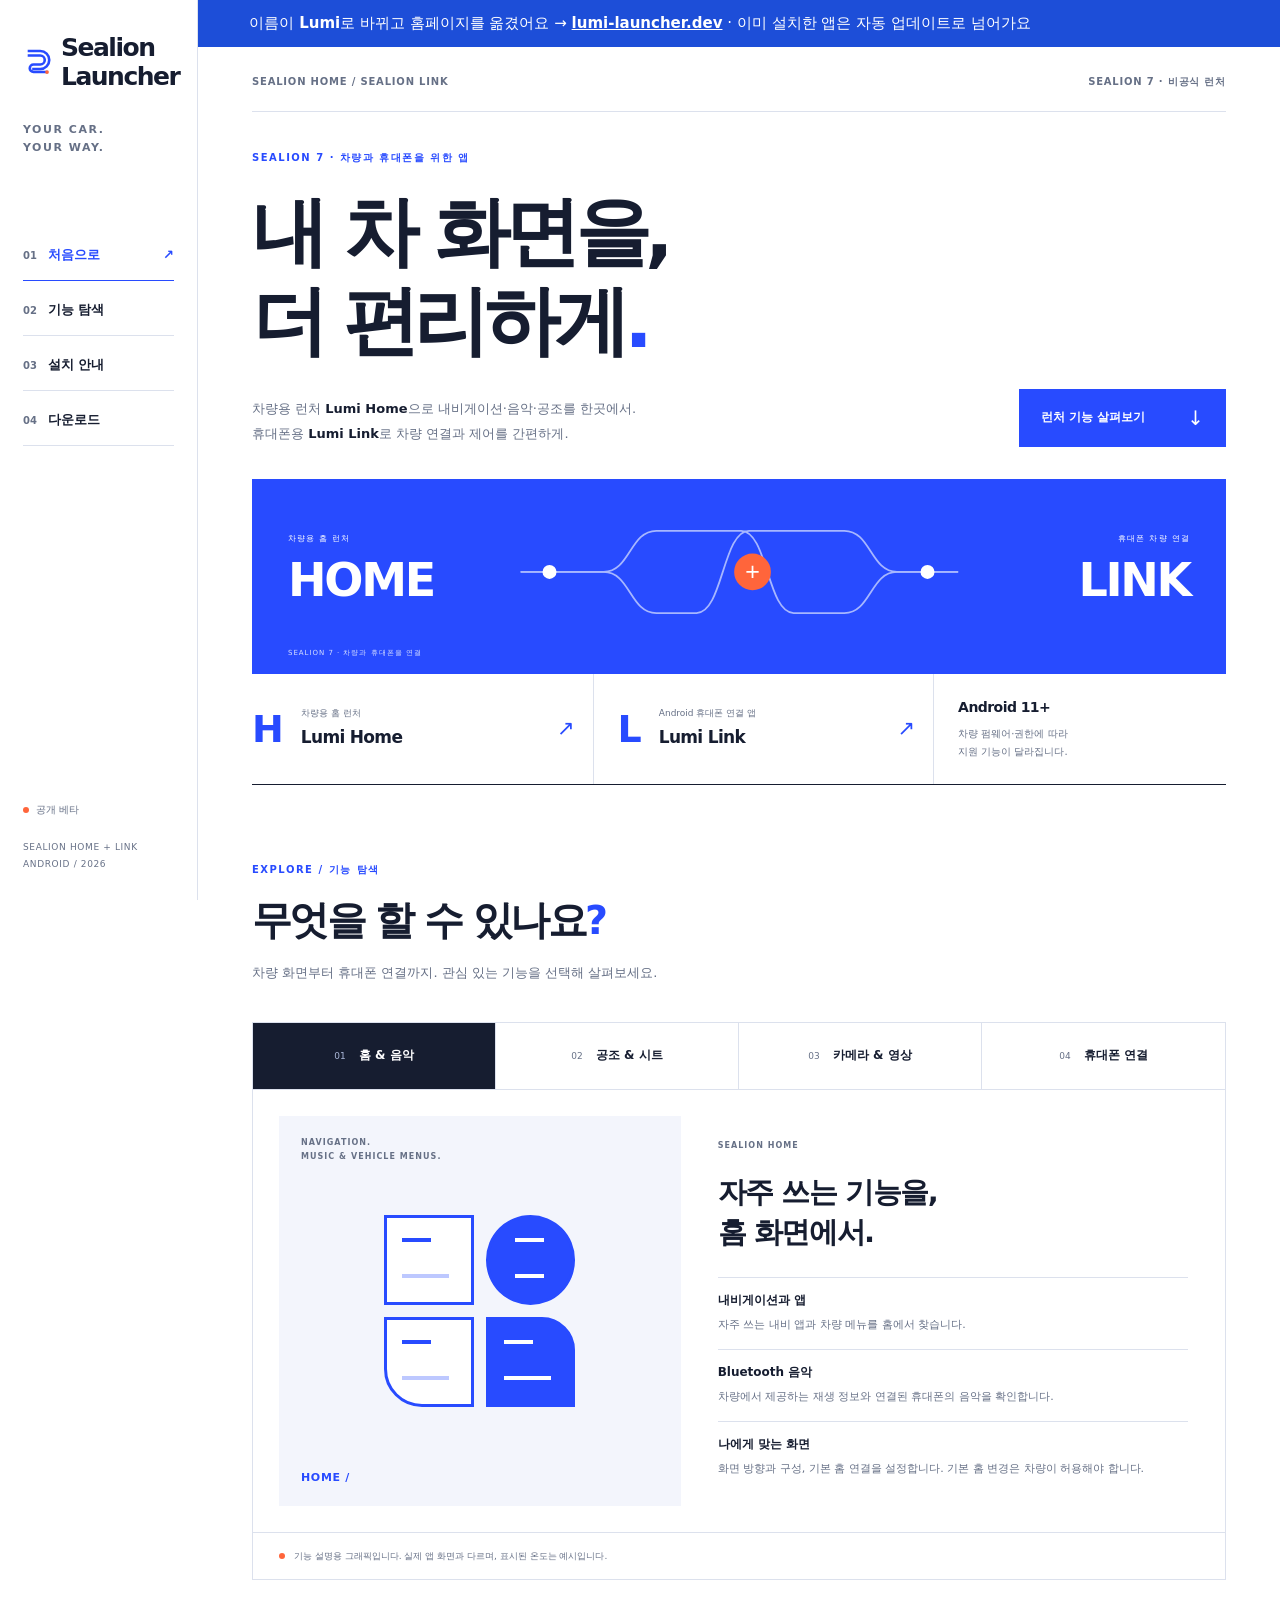
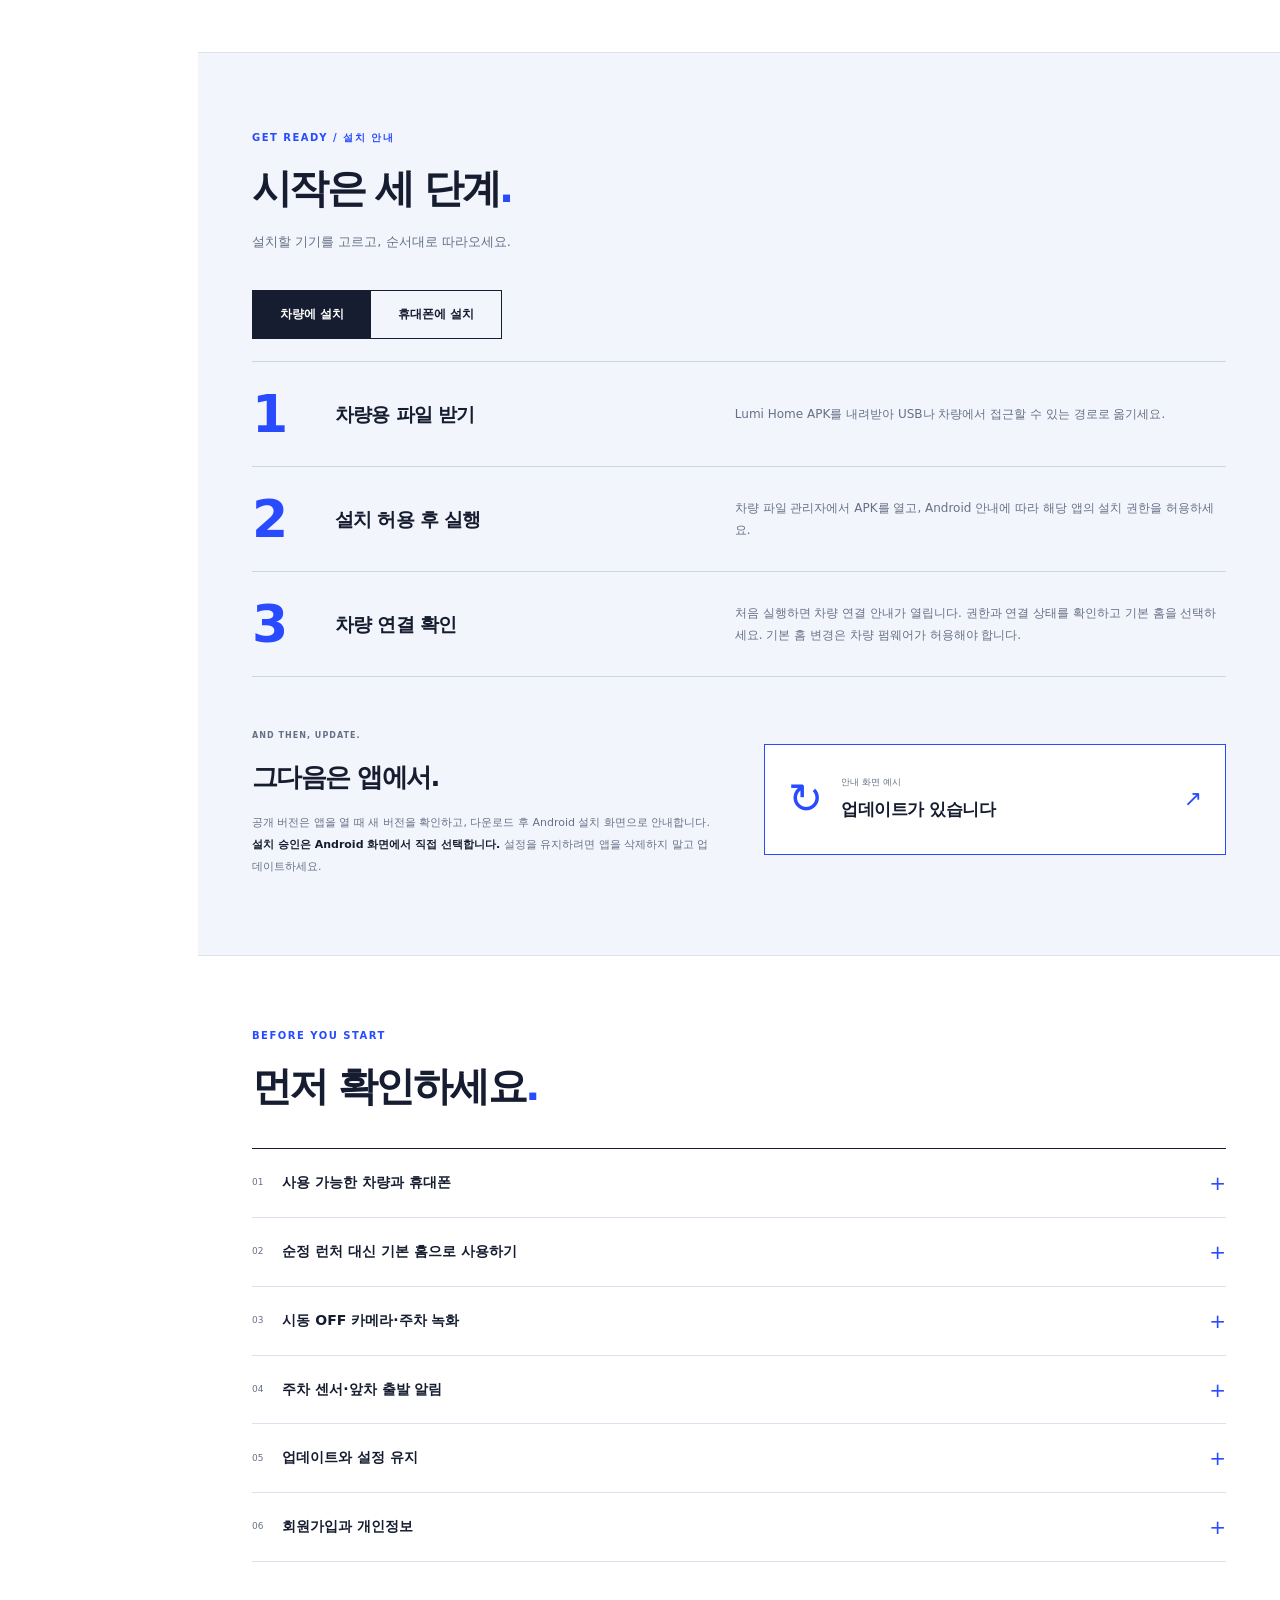
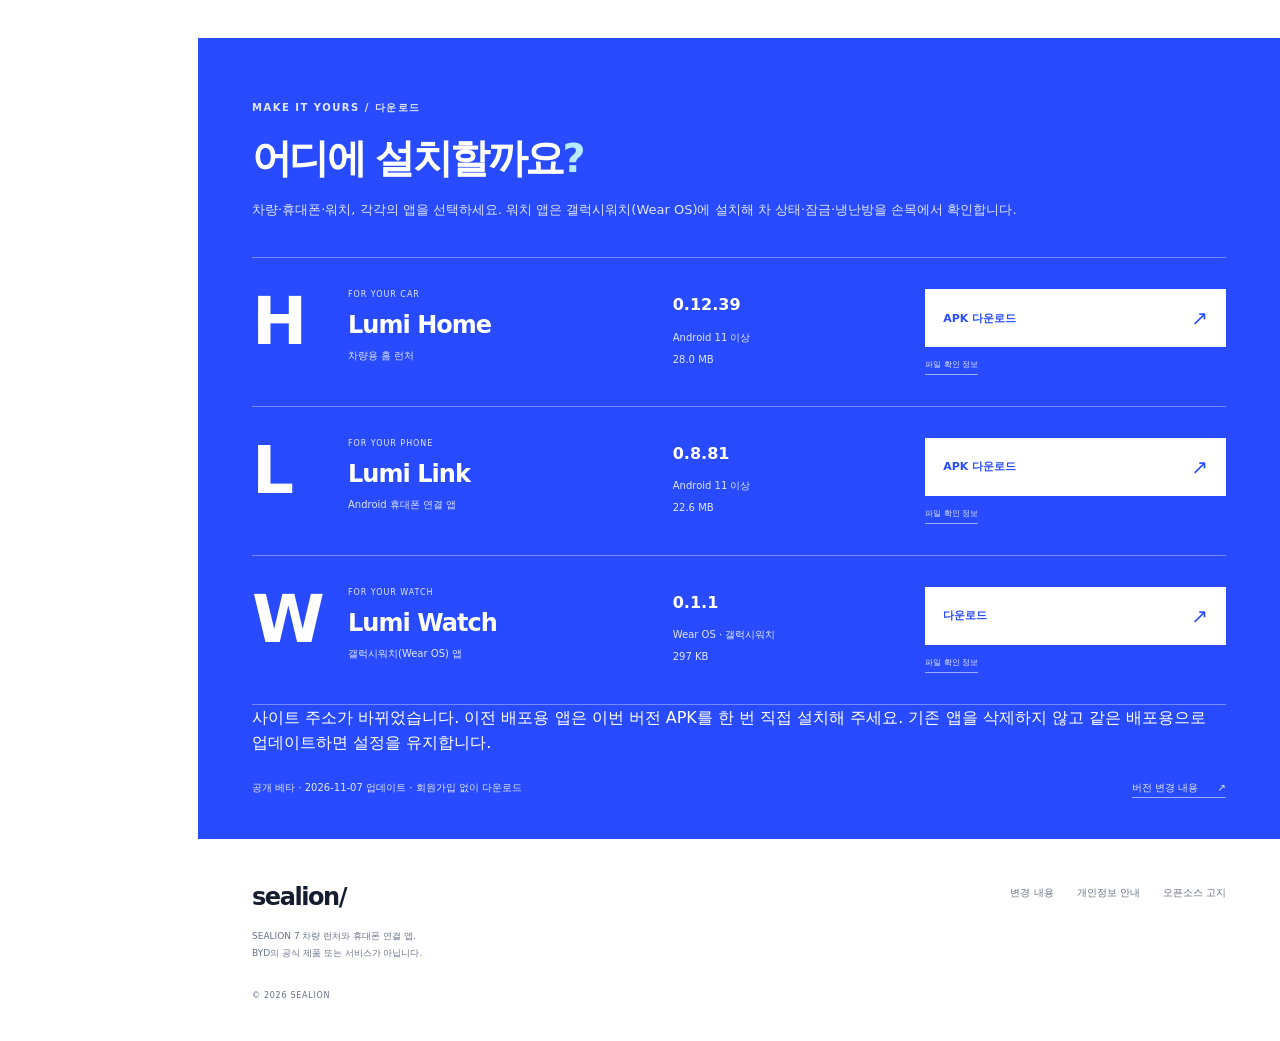
<file: site/index.html>
<!doctype html>
<html lang="ko">
<head>
  <meta charset="utf-8">
  <meta name="viewport" content="width=device-width, initial-scale=1">
  <meta name="theme-color" content="#284bff">
  <meta name="description" content="BYD SEALION 7을 위한 차량용 런처 Lumi Home과 Android 휴대폰 앱 Lumi Link. 내비게이션·음악·공조부터 휴대폰 차량 연결·제어까지, 기능을 살펴보고 설치하세요.">
  <title>Lumi Home &amp; Link — SEALION 7 차량 런처와 휴대폰 연결</title>
  <link rel="icon" href="assets/mark.svg" type="image/svg+xml">
  <link rel="stylesheet" href="assets/site.css?v=launcher-brand">
  <script src="assets/site.js" defer></script>
</head>
<body><div role="note" style="margin:0;padding:12px 16px;background:#1d4ed8;color:#fff;text-align:center;font-size:15px;line-height:1.5">이름이 <strong>Lumi</strong>로 바뀌고 홈페이지를 옮겼어요 → <a href="https://lumi-launcher.dev/" style="color:#fff;font-weight:700;text-decoration:underline">lumi-launcher.dev</a> · 이미 설치한 앱은 자동 업데이트로 넘어가요</div>
<a class="skip-link" href="#main">본문 바로가기</a>
<header class="site-rail">
  <a class="brand" href="#start" aria-label="Sealion Launcher 소개 처음으로"><img src="assets/mark.svg" width="38" height="38" alt=""><span class="brand-name">Sealion Launcher</span></a>
  <p class="rail-caption">YOUR CAR.<br>YOUR WAY.</p>
  <nav aria-label="주 메뉴">
    <a href="#start" aria-current="location"><span>01</span>처음으로<i aria-hidden="true">↗</i></a>
    <a href="#experience"><span>02</span>기능 탐색<i aria-hidden="true">↗</i></a>
    <a href="#install"><span>03</span>설치 안내<i aria-hidden="true">↗</i></a>
    <a href="#download"><span>04</span>다운로드<i aria-hidden="true">↗</i></a>
  </nav>
  <div class="rail-bottom"><span class="status-dot"></span>공개 베타<small>SEALION HOME + LINK<br>ANDROID / 2026</small></div>
</header>
<main id="main">
  <section id="start" class="opening" aria-labelledby="hero-title">
    <div class="page-meta"><span>SEALION HOME / SEALION LINK</span><span>SEALION 7 · 비공식 런처</span></div>
    <div class="opening-copy"><p class="section-code">SEALION 7 · 차량과 휴대폰을 위한 앱</p><h1 id="hero-title">내 차 화면을,<br>더 편리하게<span>.</span></h1><div class="opening-bottom"><p class="opening-description">차량용 런처 <strong>Lumi Home</strong>으로 내비게이션·음악·공조를 한곳에서.<br>휴대폰용 <strong>Lumi Link</strong>로 차량 연결과 제어를 간편하게.</p><a class="action solid" href="#experience">런처 기능 살펴보기 <span aria-hidden="true">↓</span></a></div></div>
    <div class="connection-poster" aria-label="차량용 런처 Home과 휴대폰 앱 Link의 연결"><div class="connection-label"><span>차량용 홈 런처</span><strong>HOME</strong></div><svg viewBox="0 0 500 160" aria-hidden="true"><path d="M0 81h95c30 0 30-47 60-47h97c30 0 30 94 60 94h58c30 0 30-47 60-47h70"/><path d="M0 81h95c30 0 30 47 60 47h46c30 0 30-94 60-94h109c30 0 30 47 60 47h70"/><circle cx="33" cy="81" r="8"/><circle cx="465" cy="81" r="8"/><circle cx="265" cy="81" r="21"/><path class="connection-plus" d="M258 81h14m-7-7v14"/></svg><div class="connection-label"><span>휴대폰 차량 연결</span><strong>LINK</strong></div><span class="poster-caption">SEALION 7 · 차량과 휴대폰을 연결</span></div>
    <div class="product-index"><a href="#experience"><span>H</span><div><small>차량용 홈 런처</small><strong>Lumi Home</strong></div><i aria-hidden="true">↗</i></a><a href="#experience" data-open-feature="link"><span>L</span><div><small>Android 휴대폰 연결 앱</small><strong>Lumi Link</strong></div><i aria-hidden="true">↗</i></a><div class="system-note"><strong>Android 11+</strong><span>차량 펌웨어·권한에 따라<br>지원 기능이 달라집니다.</span></div></div>
  </section>

  <section id="experience" class="chapter experience" aria-labelledby="experience-title">
    <div class="chapter-heading"><p class="section-code">EXPLORE / 기능 탐색</p><h2 id="experience-title">무엇을 할 수 있나요<span>?</span></h2><p>차량 화면부터 휴대폰 연결까지. 관심 있는 기능을 선택해 살펴보세요.</p></div>
    <div class="feature-selector" role="tablist" aria-label="기능 소개">
      <button id="tab-home" role="tab" type="button" aria-selected="true" aria-controls="panel-home" data-panel="home"><span>01</span>홈 & 음악</button>
      <button id="tab-climate" role="tab" type="button" aria-selected="false" aria-controls="panel-climate" data-panel="climate" tabindex="-1"><span>02</span>공조 & 시트</button>
      <button id="tab-camera" role="tab" type="button" aria-selected="false" aria-controls="panel-camera" data-panel="camera" tabindex="-1"><span>03</span>카메라 & 영상</button>
      <button id="tab-link" role="tab" type="button" aria-selected="false" aria-controls="panel-link" data-panel="link" tabindex="-1"><span>04</span>휴대폰 연결</button>
    </div>
    <div class="feature-stage">
      <div id="panel-home" class="feature-panel" role="tabpanel" aria-labelledby="tab-home">
        <div class="feature-art art-home" aria-hidden="true"><span class="art-caption">NAVIGATION.<br>MUSIC &amp; VEHICLE MENUS.</span><div class="home-glyph"><span></span><span></span><span></span><span></span></div><span class="art-word">HOME /</span></div>
        <div class="feature-story"><span class="feature-tag">SEALION HOME</span><h3>자주 쓰는 기능을,<br>홈 화면에서.</h3><dl><div><dt>내비게이션과 앱</dt><dd>자주 쓰는 내비 앱과 차량 메뉴를 홈에서 찾습니다.</dd></div><div><dt>Bluetooth 음악</dt><dd>차량에서 제공하는 재생 정보와 연결된 휴대폰의 음악을 확인합니다.</dd></div><div><dt>나에게 맞는 화면</dt><dd>화면 방향과 구성, 기본 홈 연결을 설정합니다. 기본 홈 변경은 차량이 허용해야 합니다.</dd></div></dl></div>
      </div>
      <div id="panel-climate" class="feature-panel" role="tabpanel" aria-labelledby="tab-climate" hidden>
        <div class="feature-art art-climate" aria-hidden="true"><span class="art-caption">YOUR COMFORT.<br>ONE PLACE.</span><div class="climate-glyph"><strong>21.5<span>°</span></strong><span class="temperature-label">COMFORT ZONE</span></div><span class="art-word">COMFORT /</span></div>
        <div class="feature-story"><span class="feature-tag">SEALION HOME</span><h3>나에게 맞는 온도,<br>한곳에서.</h3><dl><div><dt>온도와 바람 방향</dt><dd>운전석·동승석 온도, 풍량과 바람 방향을 공조 메뉴에서 조절합니다.</dd></div><div><dt>열선과 통풍</dt><dd>시트 열선·통풍과 핸들 열선을 공조 안에서 찾습니다.</dd></div><div><dt>공조 설정</dt><dd>AUTO, A/C, 내기 순환과 유리 제상 등 차량이 지원하는 기능을 모았습니다.</dd></div></dl></div>
      </div>
      <div id="panel-camera" class="feature-panel" role="tabpanel" aria-labelledby="tab-camera" hidden>
        <div class="feature-art art-camera" aria-hidden="true"><span class="art-caption">VEHICLE CAMERAS.<br>RECORDING &amp; PLAYBACK.</span><div class="camera-glyph"><span></span><i></i></div><span class="art-word">AROUND /</span></div>
        <div class="feature-story"><span class="feature-tag">SEALION HOME + LINK</span><h3>차량 주변 보기와<br>영상 저장을 한곳에서.</h3><dl><div><dt>카메라 보기</dt><dd>지원되는 카메라를 연결하고 화면과 채널을 맞춥니다.</dd></div><div><dt>녹화와 저장 영상</dt><dd>블랙박스·주차 녹화 설정과 저장된 영상을 각각의 메뉴에서 확인합니다.</dd></div><div><dt>휴대폰에서 확인</dt><dd>차량 전원·네트워크와 카메라 권한이 필요합니다. 시동 OFF 영상은 현재 보장하지 않습니다.</dd></div></dl><a class="inline-link" href="#faq">카메라 지원 조건 확인 <span>↗</span></a></div>
      </div>
      <div id="panel-link" class="feature-panel" role="tabpanel" aria-labelledby="tab-link" hidden>
        <div class="feature-art art-link" aria-hidden="true"><span class="art-caption">VEHICLE CONNECTION.<br>LOCK &amp; UNLOCK.</span><div class="link-glyph"><i></i><i></i><i></i><span>H ↔ L</span></div><span class="art-word">CONNECTED /</span></div>
        <div class="feature-story"><span class="feature-tag">SEALION LINK / ANDROID</span><h3>휴대폰에서 확인하는<br>차량 연결과 자동 잠금.</h3><dl><div><dt>접근·이탈 자동 잠금</dt><dd>등록한 차량 BLE 신호와 최근 걸음 감지로 접근·이탈을 확인합니다. 신체 활동·Bluetooth 권한과 걸음 감지 센서를 지원하는 휴대폰이 필요합니다.</dd></div><div><dt>유지되는 설정</dt><dd>같은 앱을 삭제하지 않고 업데이트하면 자동 잠금 설정을 유지합니다.</dd></div><div><dt>연결·동작 기록</dt><dd>최근 연결 상태와 자동 잠금 동작 기록을 기기에서 확인합니다.</dd></div></dl></div>
      </div>
      <div class="stage-note"><span class="status-dot"></span>기능 설명용 그래픽입니다. 실제 앱 화면과 다르며, 표시된 온도는 예시입니다.</div>
    </div>
  </section>

  <section id="install" class="chapter install" aria-labelledby="install-title">
    <div class="chapter-heading"><p class="section-code">GET READY / 설치 안내</p><h2 id="install-title">시작은 세 단계<span>.</span></h2><p>설치할 기기를 고르고, 순서대로 따라오세요.</p></div>
    <div class="install-tabs" role="tablist" aria-label="설치할 기기"><button type="button" id="install-car" role="tab" aria-selected="true" aria-controls="install-car-panel" data-install="car">차량에 설치</button><button type="button" id="install-phone" role="tab" aria-selected="false" aria-controls="install-phone-panel" data-install="phone" tabindex="-1">휴대폰에 설치</button></div>
    <div id="install-car-panel" class="installation-list" role="tabpanel" aria-labelledby="install-car"><article><span>1</span><h3>차량용 파일 받기</h3><p>Lumi Home APK를 내려받아 USB나 차량에서 접근할 수 있는 경로로 옮기세요.</p></article><article><span>2</span><h3>설치 허용 후 실행</h3><p>차량 파일 관리자에서 APK를 열고, Android 안내에 따라 해당 앱의 설치 권한을 허용하세요.</p></article><article><span>3</span><h3>차량 연결 확인</h3><p>처음 실행하면 차량 연결 안내가 열립니다. 권한과 연결 상태를 확인하고 기본 홈을 선택하세요. 기본 홈 변경은 차량 펌웨어가 허용해야 합니다.</p></article></div>
    <div id="install-phone-panel" class="installation-list" role="tabpanel" aria-labelledby="install-phone" hidden><article><span>1</span><h3>휴대폰용 파일 받기</h3><p>Android 휴대폰에서 Lumi Link APK를 내려받으세요. iPhone용 앱은 제공하지 않습니다.</p></article><article><span>2</span><h3>Android 설치 승인</h3><p>다운로드한 파일을 열고 브라우저나 파일 관리자의 ‘알 수 없는 앱 설치’를 허용하세요.</p></article><article><span>3</span><h3>내 차 연결 등록</h3><p>앱 안내에 따라 차량을 등록하고 신체 활동·Bluetooth·근처 기기 권한과 백그라운드 실행을 확인하세요.</p></article></div>
    <div class="update-guide"><div><span class="feature-tag">AND THEN, UPDATE.</span><h3>그다음은 앱에서.</h3><p>공개 버전은 앱을 열 때 새 버전을 확인하고, 다운로드 후 Android 설치 화면으로 안내합니다. <strong>설치 승인은 Android 화면에서 직접 선택합니다.</strong> 설정을 유지하려면 앱을 삭제하지 말고 업데이트하세요.</p></div><button id="update-demo" type="button"><span class="update-icon" aria-hidden="true">↻</span><span><small>안내 화면 예시</small><strong>업데이트가 있습니다</strong></span><i aria-hidden="true">↗</i></button></div>
  </section>

  <section id="faq" class="chapter compatibility" aria-labelledby="faq-title"><div class="chapter-heading"><p class="section-code">BEFORE YOU START</p><h2 id="faq-title">먼저 확인하세요<span>.</span></h2></div><div class="faq-list">
    <details><summary><span>01</span>사용 가능한 차량과 휴대폰<i aria-hidden="true">+</i></summary><p>SEALION 7의 Android 차량 디스플레이를 기준으로 개발하고 있습니다. 최소 Android 버전은 11입니다. 차량 펌웨어, SDK와 권한에 따라 지원 기능이 달라집니다. Lumi Link는 Android 휴대폰 전용입니다.</p></details>
    <details><summary><span>02</span>순정 런처 대신 기본 홈으로 사용하기<i aria-hidden="true">+</i></summary><p>차량에서 기본 홈 앱 변경을 허용해야 합니다. 설정에서 기본 런처 설정·유지를 시도할 수 있지만, 차량 펌웨어 정책에 따라 적용되지 않을 수 있습니다.</p></details>
    <details><summary><span>03</span>시동 OFF 카메라·주차 녹화<i aria-hidden="true">+</i></summary><p>카메라·본체 전원과 네트워크가 유지되고 차량이 관련 권한을 제공해야 합니다. 현재 시동 OFF 녹화와 원격 영상을 보장하지 않습니다. 개발용과 공개 차량용은 같은 차량 카메라 수신 경로를 사용합니다. 차량의 실제 영상 수신과 시동 OFF 전원 유지는 각각 확인해야 합니다.</p></details>
    <details><summary><span>04</span>주차 센서·앞차 출발 알림<i aria-hidden="true">+</i></summary><p>차량에서 거리 값과 출발 안내 신호를 제공해야 합니다. 신호가 수신되지 않으면 거리나 알림을 임의로 만들지 않습니다. 현재 차량별 신호 수신 확인이 필요한 기능입니다.</p></details>
    <details><summary><span>05</span>업데이트와 설정 유지<i aria-hidden="true">+</i></summary><p>같은 배포용 앱을 삭제하지 않고 업데이트하면 설정을 유지합니다. 개발자용과 배포용은 별개의 앱으로 설정을 공유하지 않습니다. 앱 삭제 또는 앱 데이터 삭제 시에는 다시 설정해야 합니다. 이 사이트의 공개 버전은 앱 실행 시 새 버전을 확인합니다. 주소 연결 전 준비용 버전을 쓰고 있다면 처음 한 번은 이 사이트의 APK로 직접 업데이트하세요.</p></details>
    <details><summary><span>06</span>회원가입과 개인정보<i aria-hidden="true">+</i></summary><p>공개 APK 다운로드에는 사이트 회원가입이 필요 없습니다. 이 사이트에는 광고·분석 추적 스크립트를 넣지 않았습니다. 차량 계정이 필요한 제어 기능은 앱에서 별도로 연결합니다. 자세한 내용은 <a href="privacy.html">개인정보 안내</a>를 확인하세요.</p></details>
  </div></section>

  <section id="download" class="downloads" aria-labelledby="download-title"><div class="download-heading"><p class="section-code">MAKE IT YOURS / 다운로드</p><h2 id="download-title">어디에 설치할까요<span>?</span></h2><p>차량·휴대폰·워치, 각각의 앱을 선택하세요. 워치 앱은 갤럭시워치(Wear OS)에 설치해 차 상태·잠금·냉난방을 손목에서 확인합니다.</p></div>
    <div class="package-list"><article class="package-row"><div class="package-letter">H</div><div class="package-name"><span>FOR YOUR CAR</span><h3>Lumi Home</h3><p>차량용 홈 런처</p></div><div class="release-meta"><strong data-release="vehicle-version">0.9.77</strong><span>Android 11 이상</span><span data-release="vehicle-size">공개 파일 준비 중</span></div><div class="package-action"><a class="action download-link is-disabled" data-app="vehicle" aria-disabled="true">다운로드 준비 중 <span aria-hidden="true">↗</span></a><details class="hash-details"><summary>파일 확인 정보</summary><p data-release="vehicle-hash">공개 파일 확정 후 SHA-256을 제공합니다.</p></details></div></article>
    <article class="package-row"><div class="package-letter">L</div><div class="package-name"><span>FOR YOUR PHONE</span><h3>Lumi Link</h3><p>Android 휴대폰 연결 앱</p></div><div class="release-meta"><strong data-release="phone-version">0.8.45</strong><span>Android 11 이상</span><span data-release="phone-size">공개 파일 준비 중</span></div><div class="package-action"><a class="action download-link is-disabled" data-app="phone" aria-disabled="true">다운로드 준비 중 <span aria-hidden="true">↗</span></a><details class="hash-details"><summary>파일 확인 정보</summary><p data-release="phone-hash">공개 파일 확정 후 SHA-256을 제공합니다.</p></details></div></article>
    <article class="package-row"><div class="package-letter">W</div><div class="package-name"><span>FOR YOUR WATCH</span><h3>Lumi Watch</h3><p>갤럭시워치(Wear OS) 앱</p></div><div class="release-meta"><strong>0.1.1</strong><span>Wear OS · 갤럭시워치</span><span>297 KB</span></div><div class="package-action"><a class="action download-link" href="downloads/LumiWatch-0.1.2-watch-release.apk" download>다운로드 <span aria-hidden="true">↗</span></a><details class="hash-details"><summary>파일 확인 정보</summary><p>SHA-256: b68e94eddda10e198ff79092c99ccf0baa68bc56e330c07535e23e4c1959f84b</p></details></div></article></div>
    <p class="notice">사이트 주소가 바뀌었습니다. 이전 배포용 앱은 이번 버전 APK를 한 번 직접 설치해 주세요. 기존 앱을 삭제하지 않고 같은 배포용으로 업데이트하면 설정을 유지합니다.</p><div class="download-footnote"><p id="release-status"><span class="status-dot"></span>공개 다운로드 파일을 확인하고 있습니다.</p><a href="release-notes.html">버전 변경 내용 <span aria-hidden="true">↗</span></a></div>
  </section>
</main>
<footer class="site-footer"><div><strong>sealion/</strong><p>SEALION 7 차량 런처와 휴대폰 연결 앱.<br>BYD의 공식 제품 또는 서비스가 아닙니다.</p></div><nav aria-label="문서"><a href="release-notes.html">변경 내용</a><a href="privacy.html">개인정보 안내</a><a href="licenses.html">오픈소스 고지</a></nav><span>© 2026 SEALION</span></footer>
<dialog id="update-dialog" aria-labelledby="update-dialog-title"><button type="button" class="dialog-close" aria-label="닫기">×</button><span class="section-code">UPDATE / PREVIEW</span><h2 id="update-dialog-title">다음 버전으로,<br>이어가세요.</h2><p>앱에서 새 버전과 변경 내용을 확인한 뒤 업데이트를 시작할 수 있습니다.</p><ol><li>버전과 변경 내용 확인</li><li>다운로드한 APK의 파일·앱 서명 검사</li><li>Android 설치 화면에서 사용자 승인</li></ol><p class="demo-note">웹사이트의 흐름 예시입니다. 실제 다운로드나 업데이트를 진행하지 않습니다. 앱에서 새 버전이 있을 때 안내가 표시됩니다.</p><button type="button" class="action solid dialog-close-action">확인 <span aria-hidden="true">↗</span></button></dialog>
</body>
</html>
</file>
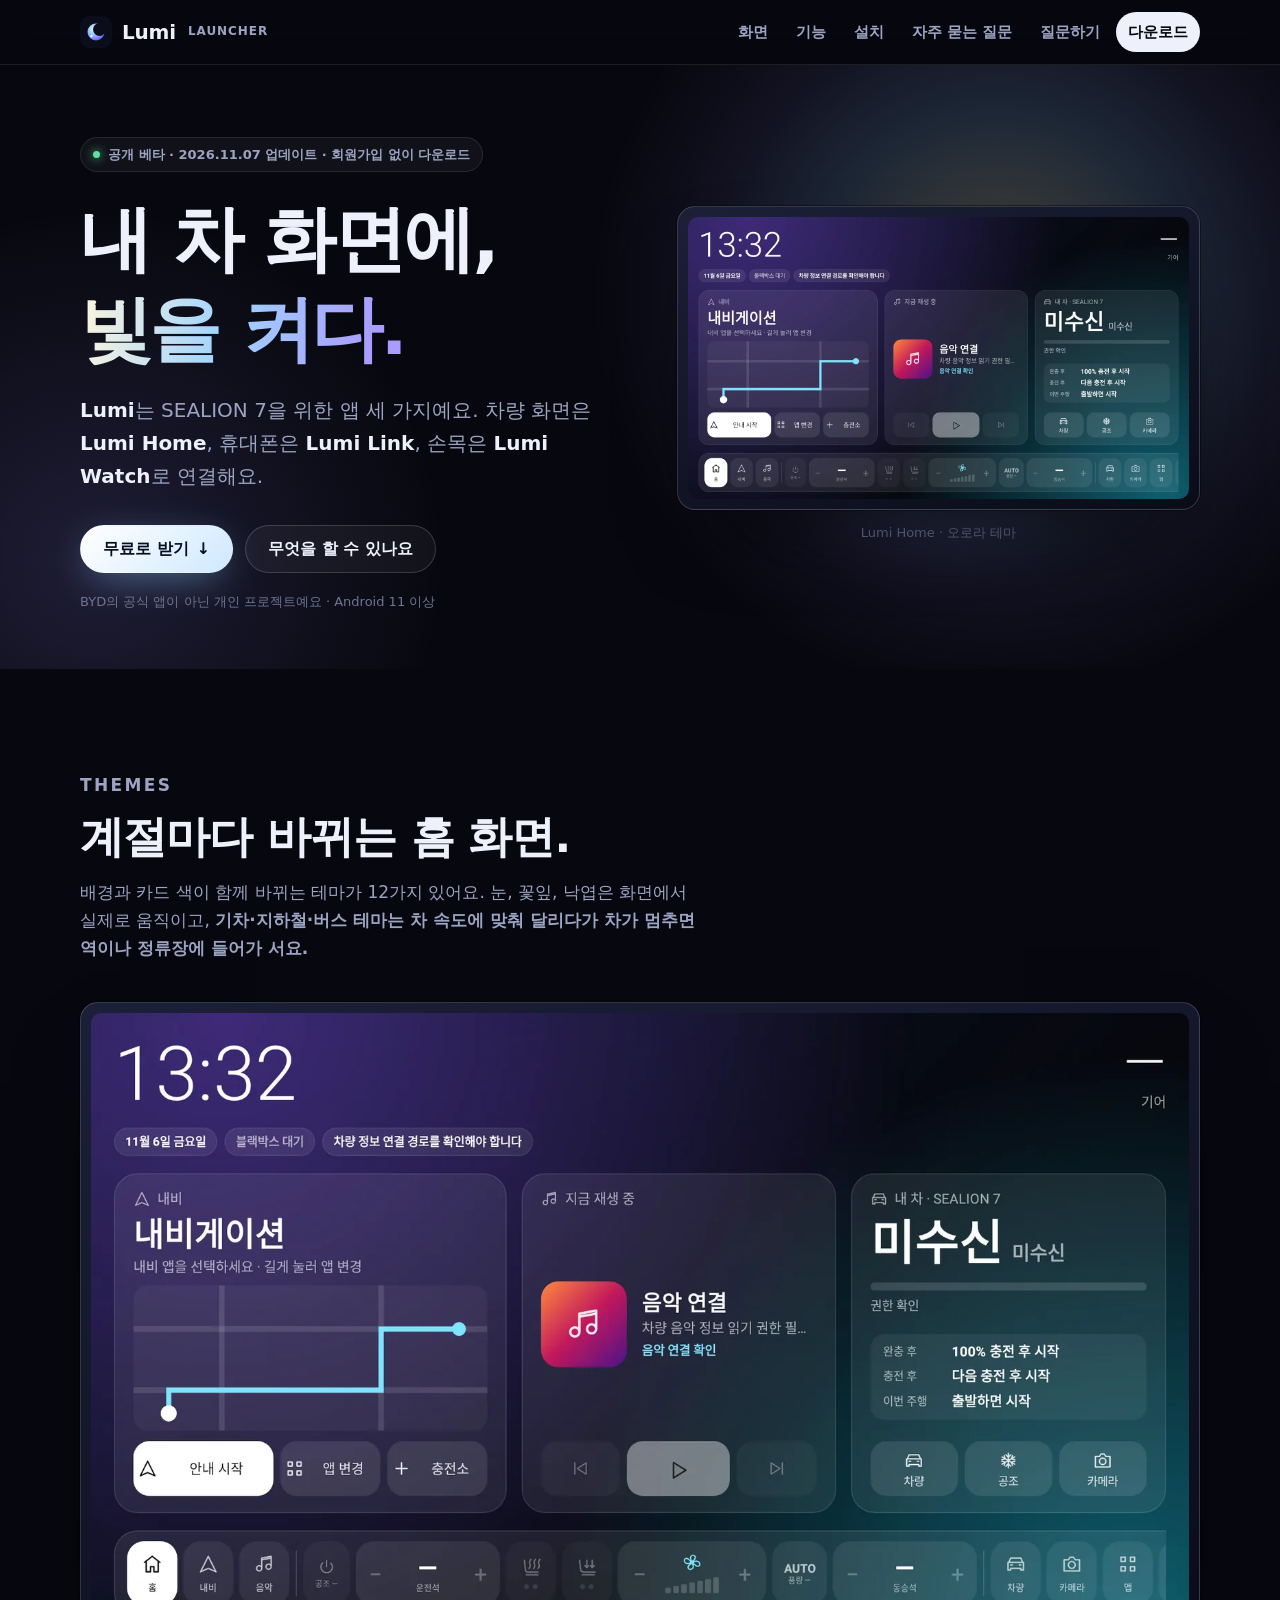
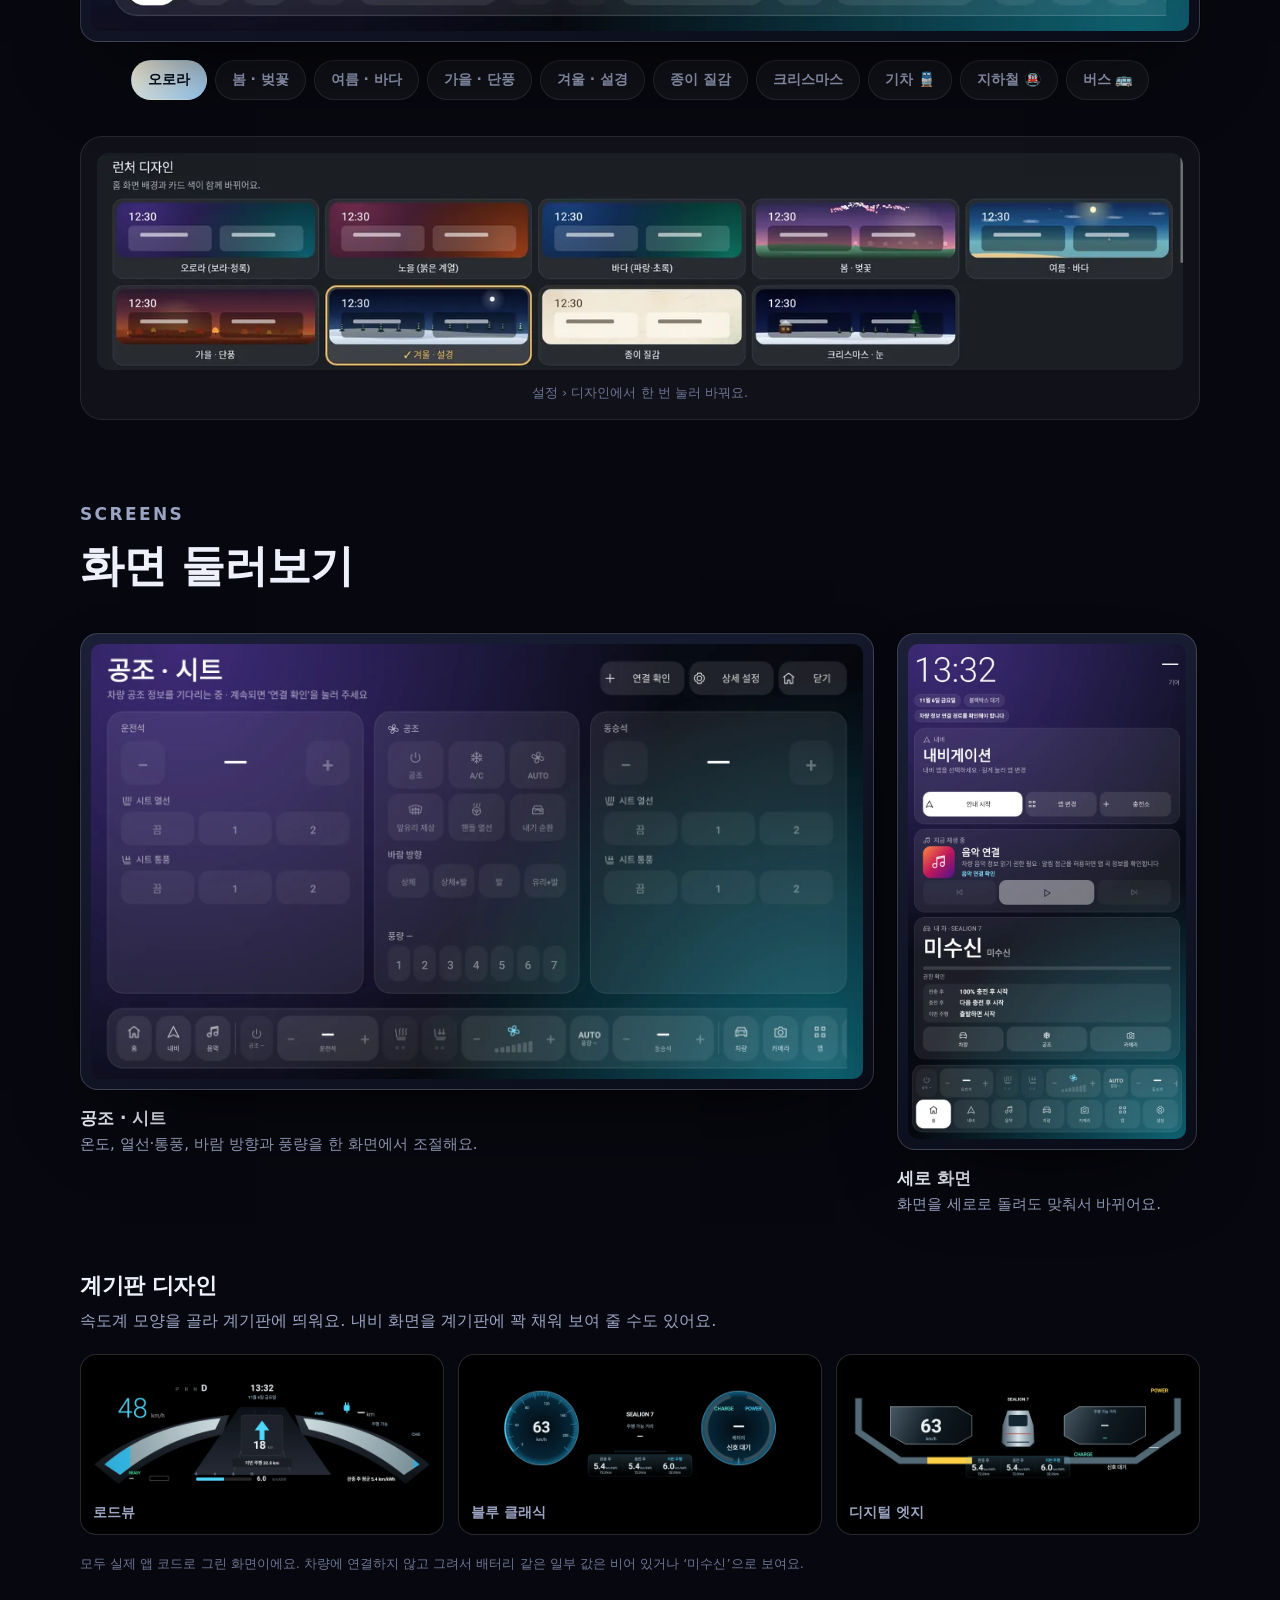
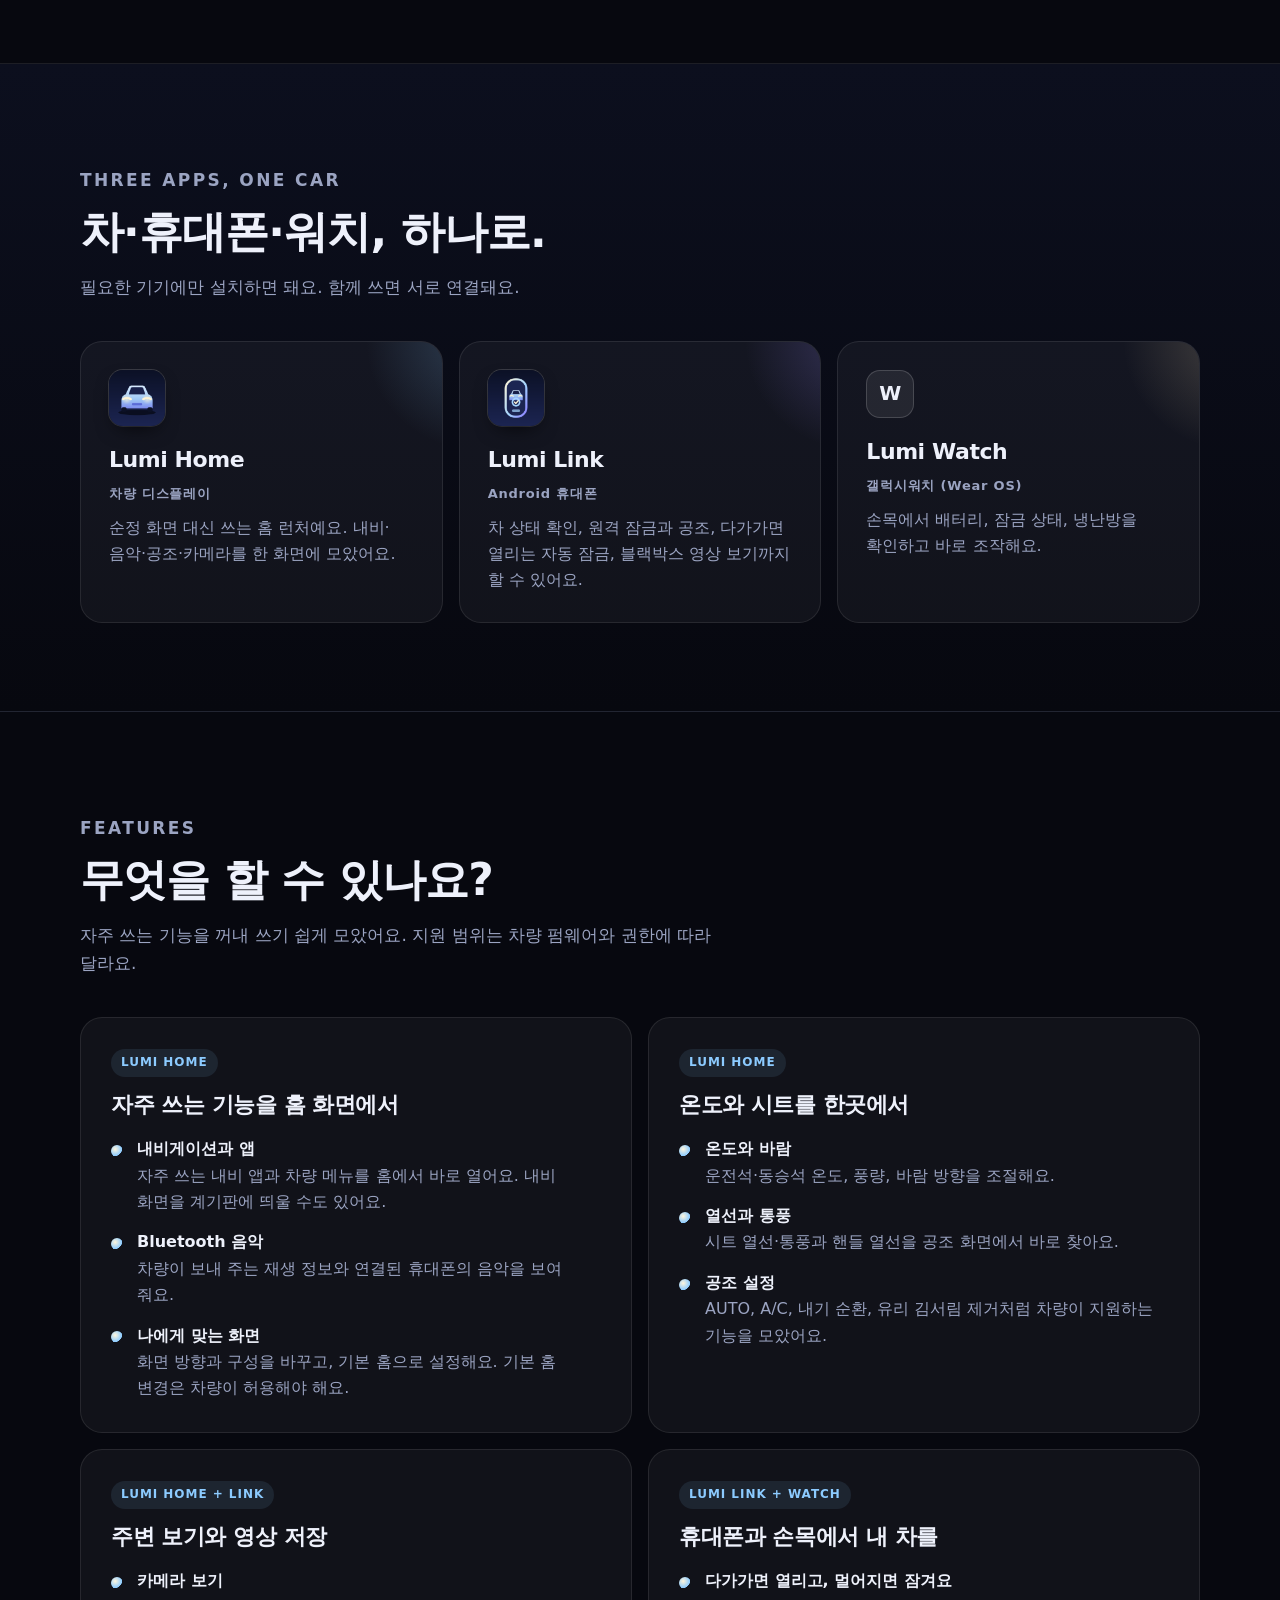
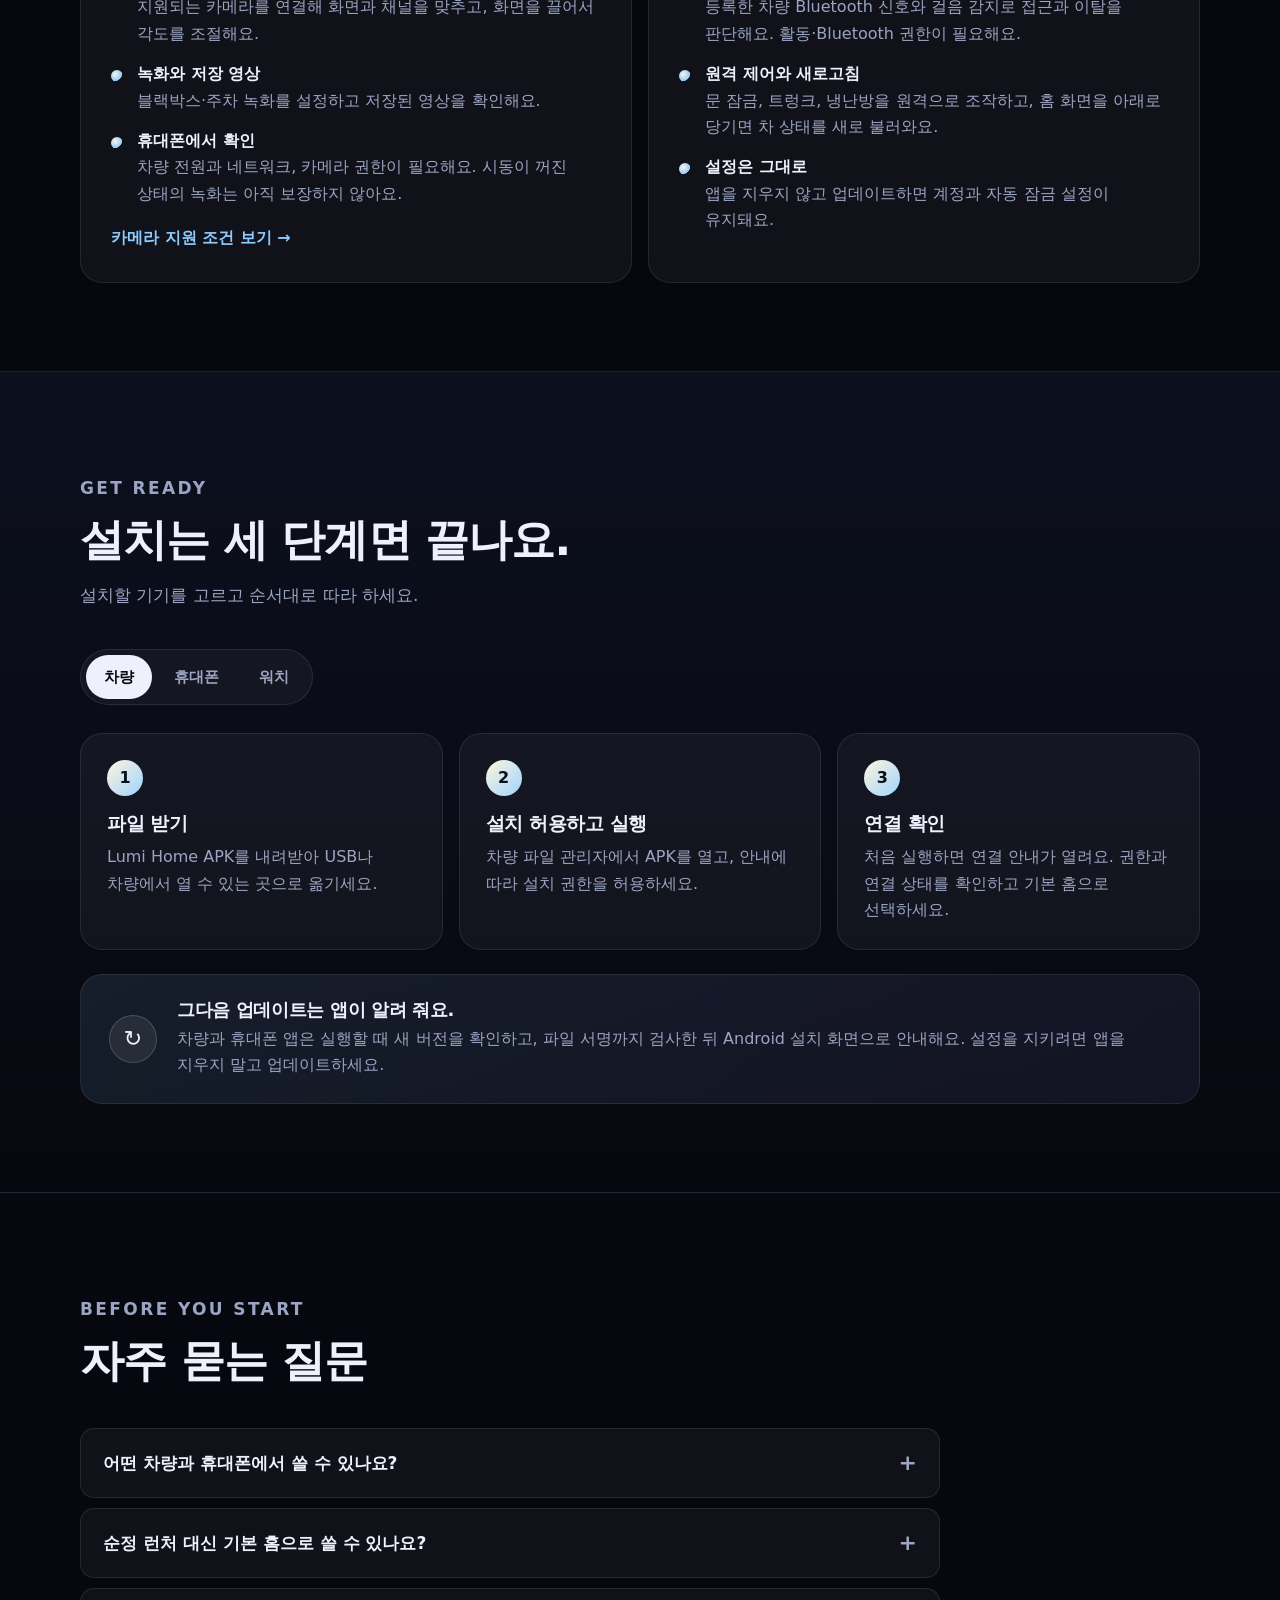
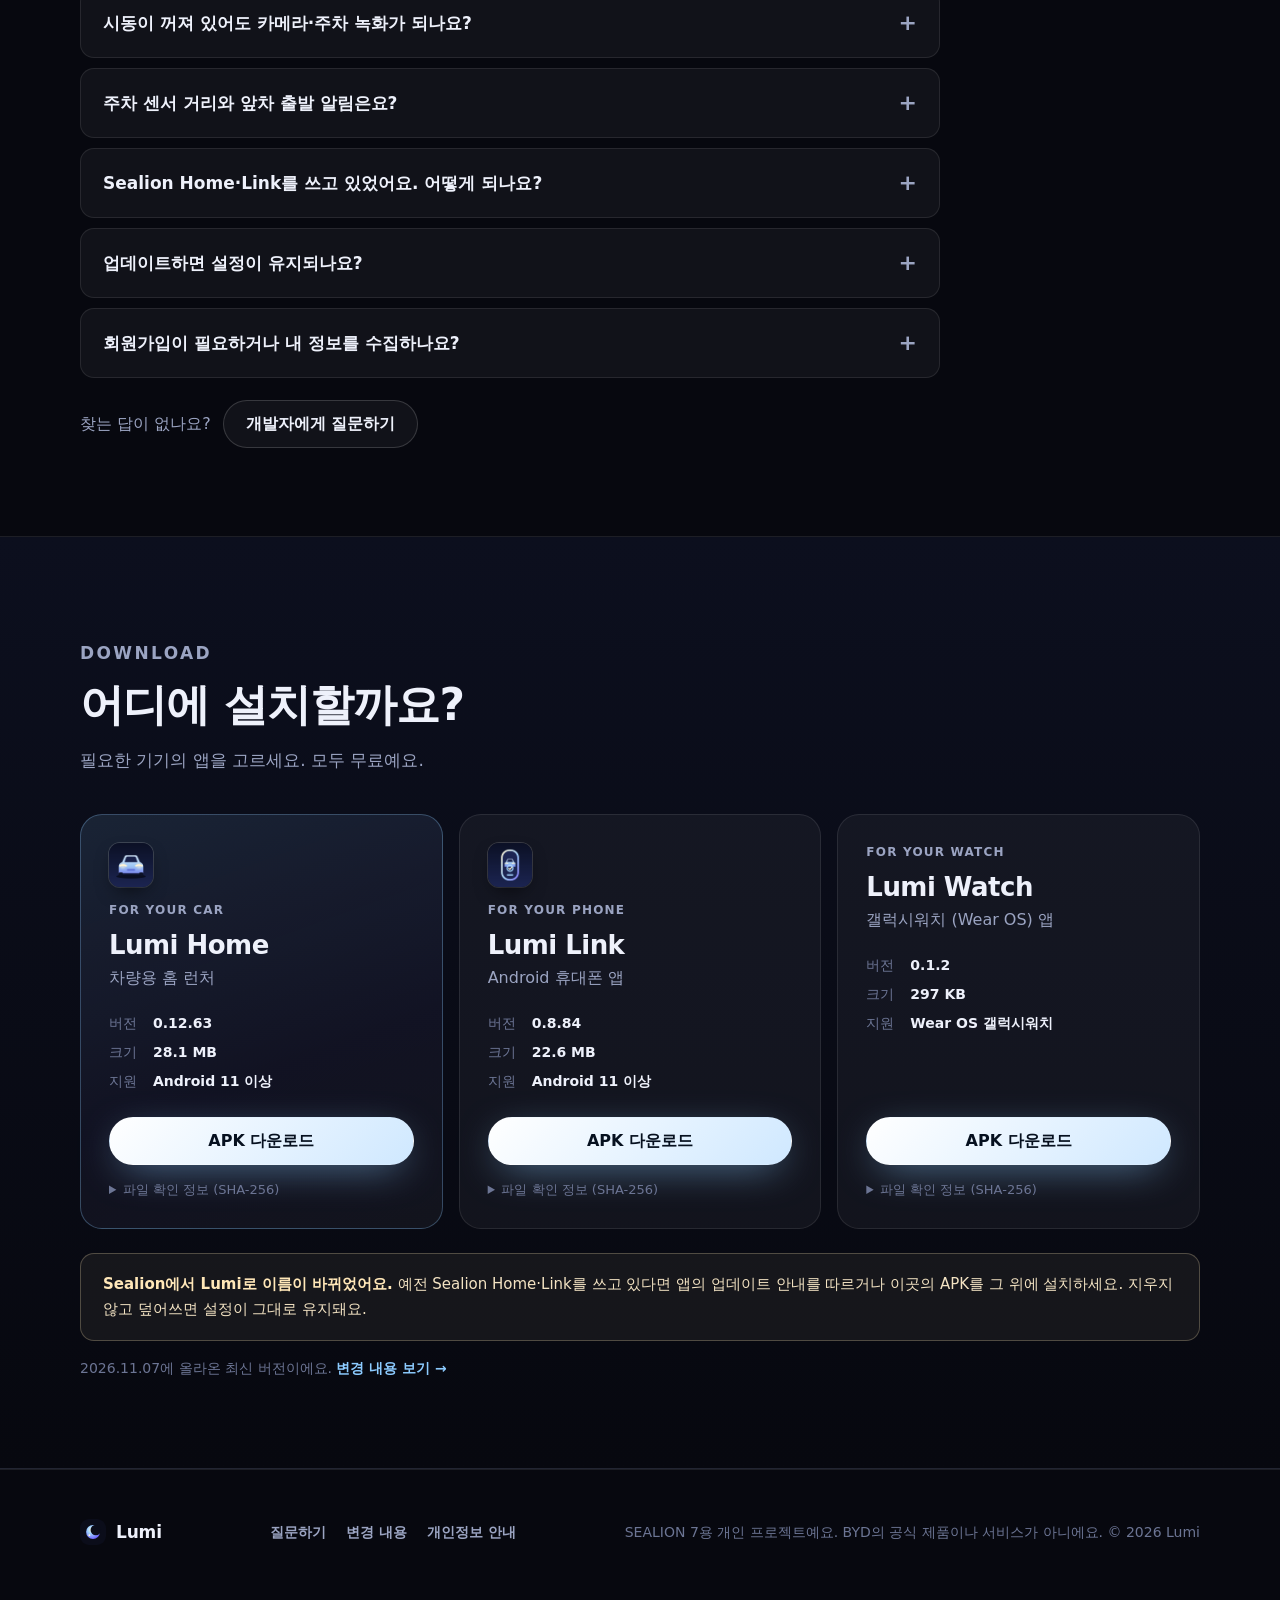
<file: cloudflare/site/index.html>
<!doctype html>
<html lang="ko">
<head>
<meta charset="utf-8">
<meta name="viewport" content="width=device-width, initial-scale=1">
<meta name="theme-color" content="#07080f">
<title>Lumi Launcher</title>
<meta name="description" content="SEALION 7을 위한 차량 런처 Lumi Home, 휴대폰 앱 Lumi Link, 갤럭시워치 앱 Lumi Watch.">
<meta property="og:title" content="Lumi Launcher">
<meta property="og:description" content="내 차 화면에 빛을 켜다. SEALION 7용 차량 런처 · 휴대폰 · 워치 앱">
<meta property="og:url" content="https://lumi-launcher.dev/">
<link rel="icon" href="assets/mark.svg" type="image/svg+xml">
<link rel="stylesheet" href="assets/site.css?v=lumi-5">
</head>
<body>
<a class="skip-link" href="#main">본문 바로가기</a>

<header class="topbar">
  <div class="wrap">
    <a class="brand" href="#top" aria-label="Lumi 처음으로"><img src="assets/mark.svg" alt="">Lumi<small>Launcher</small></a>
    <nav class="topnav" aria-label="주 메뉴">
      <a href="#gallery">화면</a>
      <a href="#features">기능</a>
      <a href="#install">설치</a>
      <a href="#faq">자주 묻는 질문</a>
      <a href="qna.html">질문하기</a>
      <a class="nav-cta" href="#download">다운로드</a>
    </nav>
  </div>
</header>

<main id="main">
  <div class="hero" id="top">
    <div class="wrap hero-grid">
      <div>
        <span class="chip"><span class="dot" aria-hidden="true"></span><span id="release-status">공개 베타 · 회원가입 없이 다운로드</span></span>
        <h1>내 차 화면에,<br><span class="light">빛을 켜다.</span></h1>
        <p class="lead"><strong>Lumi</strong>는 SEALION 7을 위한 앱 세 가지예요. 차량 화면은 <strong>Lumi Home</strong>, 휴대폰은 <strong>Lumi Link</strong>, 손목은 <strong>Lumi Watch</strong>로 연결해요.</p>
        <div class="hero-actions">
          <a class="btn btn-primary" href="#download">무료로 받기 <span aria-hidden="true">↓</span></a>
          <a class="btn btn-ghost" href="#features">무엇을 할 수 있나요</a>
        </div>
        <p class="hero-note">BYD의 공식 앱이 아닌 개인 프로젝트예요 · Android 11 이상</p>
      </div>

      <figure class="hero-shot">
        <div class="screen"><img src="assets/shots/home-aurora.webp" width="1600" height="900" alt="Lumi Home 홈 화면, 오로라 테마. 내비게이션·음악·내 차 카드와 아래 공조 도크"></div>
        <figcaption>Lumi Home · 오로라 테마</figcaption>
      </figure>
    </div>
  </div>

  <section id="gallery" aria-labelledby="gallery-title">
    <div class="wrap">
      <div class="section-head">
        <p class="eyebrow">Themes</p>
        <h2 id="gallery-title">계절마다 바뀌는 홈 화면.</h2>
        <p>배경과 카드 색이 함께 바뀌는 테마가 12가지 있어요. 눈, 꽃잎, 낙엽은 화면에서 실제로 움직이고, <strong>기차·지하철·버스 테마는 차 속도에 맞춰 달리다가 차가 멈추면 역이나 정류장에 들어가 서요.</strong></p>
      </div>
      <div class="theme-viewer">
        <div class="screen"><img id="theme-shot" src="assets/shots/home-aurora.webp" width="1600" height="900" alt="Lumi Home 홈 화면, 오로라 테마"></div>
        <div class="theme-chips" aria-label="테마 고르기"><button type="button" data-theme="aurora" aria-pressed="true">오로라</button><button type="button" data-theme="spring" aria-pressed="false">봄 · 벚꽃</button><button type="button" data-theme="summer" aria-pressed="false">여름 · 바다</button><button type="button" data-theme="autumn" aria-pressed="false">가을 · 단풍</button><button type="button" data-theme="winter" aria-pressed="false">겨울 · 설경</button><button type="button" data-theme="paper" aria-pressed="false">종이 질감</button><button type="button" data-theme="christmas" aria-pressed="false">크리스마스</button><button type="button" data-theme="train" aria-pressed="false">기차 🚆</button><button type="button" data-theme="subway" aria-pressed="false">지하철 🚇</button><button type="button" data-theme="bus" aria-pressed="false">버스 🚌</button></div>
      </div>
      <figure class="shot-wide">
        <img src="assets/shots/themes.webp" width="1400" height="280" alt="설정의 런처 디자인 화면. 오로라, 노을, 바다, 봄·벚꽃, 여름·바다, 가을·단풍, 겨울·설경, 종이 질감, 크리스마스·눈 테마" loading="lazy">
        <figcaption>설정 › 디자인에서 한 번 눌러 바꿔요.</figcaption>
      </figure>

      <div class="section-head sub">
        <p class="eyebrow">Screens</p>
        <h2>화면 둘러보기</h2>
      </div>
      <div class="shots">
        <figure class="shot">
          <div class="screen"><img src="assets/shots/comfort.webp" width="1600" height="900" alt="공조·시트 화면. 운전석·동승석 온도, 시트 열선·통풍, A/C·AUTO·앞유리 제상·핸들 열선, 바람 방향과 풍량" loading="lazy"></div>
          <figcaption><strong>공조 · 시트</strong>온도, 열선·통풍, 바람 방향과 풍량을 한 화면에서 조절해요.</figcaption>
        </figure>
        <figure class="shot portrait">
          <div class="screen"><img src="assets/shots/portrait-home.webp" width="720" height="1280" alt="세로 화면의 Lumi Home" loading="lazy"></div>
          <figcaption><strong>세로 화면</strong>화면을 세로로 돌려도 맞춰서 바뀌어요.</figcaption>
        </figure>
      </div>
      <div class="cluster-set">
        <h3>계기판 디자인</h3>
        <p>속도계 모양을 골라 계기판에 띄워요. 내비 화면을 계기판에 꽉 채워 보여 줄 수도 있어요.</p>
        <div class="cluster-grid">
          <figure><img src="assets/shots/cluster-road.webp" width="1600" height="600" alt="로드뷰 계기판: 속도, 기어, 출력, 이번 주행 거리와 전비" loading="lazy"><figcaption>로드뷰</figcaption></figure>
          <figure><img src="assets/shots/cluster-blue.webp" width="1600" height="600" alt="블루 클래식 계기판: 원형 속도계 두 개" loading="lazy"><figcaption>블루 클래식</figcaption></figure>
          <figure><img src="assets/shots/cluster-edge.webp" width="1600" height="600" alt="디지털 엣지 계기판" loading="lazy"><figcaption>디지털 엣지</figcaption></figure>
        </div>
      </div>
      <p class="caption">모두 실제 앱 코드로 그린 화면이에요. 차량에 연결하지 않고 그려서 배터리 같은 일부 값은 비어 있거나 ‘미수신’으로 보여요.</p>
    </div>
  </section>

  <section class="alt" aria-labelledby="trio-title">
    <div class="wrap">
      <div class="section-head">
        <p class="eyebrow">Three apps, one car</p>
        <h2 id="trio-title">차·휴대폰·워치, 하나로.</h2>
        <p>필요한 기기에만 설치하면 돼요. 함께 쓰면 서로 연결돼요.</p>
      </div>
      <div class="trio">
        <article class="product">
          <img class="app-icon" src="assets/icons/lumi-home.png" width="56" height="56" alt="Lumi Home 아이콘">
          <h3>Lumi Home</h3>
          <p class="for">차량 디스플레이</p>
          <p>순정 화면 대신 쓰는 홈 런처예요. 내비·음악·공조·카메라를 한 화면에 모았어요.</p>
        </article>
        <article class="product link">
          <img class="app-icon" src="assets/icons/lumi-link.png" width="56" height="56" alt="Lumi Link 아이콘">
          <h3>Lumi Link</h3>
          <p class="for">Android 휴대폰</p>
          <p>차 상태 확인, 원격 잠금과 공조, 다가가면 열리는 자동 잠금, 블랙박스 영상 보기까지 할 수 있어요.</p>
        </article>
        <article class="product watch">
          <div class="badge">W</div>
          <h3>Lumi Watch</h3>
          <p class="for">갤럭시워치 (Wear OS)</p>
          <p>손목에서 배터리, 잠금 상태, 냉난방을 확인하고 바로 조작해요.</p>
        </article>
      </div>
    </div>
  </section>

  <section id="features" aria-labelledby="features-title">
    <div class="wrap">
      <div class="section-head">
        <p class="eyebrow">Features</p>
        <h2 id="features-title">무엇을 할 수 있나요?</h2>
        <p>자주 쓰는 기능을 꺼내 쓰기 쉽게 모았어요. 지원 범위는 차량 펌웨어와 권한에 따라 달라요.</p>
      </div>
      <div class="features">
        <article class="feature">
          <span class="tag">LUMI HOME</span>
          <h3>자주 쓰는 기능을 홈 화면에서</h3>
          <ul>
            <li><strong>내비게이션과 앱</strong>자주 쓰는 내비 앱과 차량 메뉴를 홈에서 바로 열어요. 내비 화면을 계기판에 띄울 수도 있어요.</li>
            <li><strong>Bluetooth 음악</strong>차량이 보내 주는 재생 정보와 연결된 휴대폰의 음악을 보여 줘요.</li>
            <li><strong>나에게 맞는 화면</strong>화면 방향과 구성을 바꾸고, 기본 홈으로 설정해요. 기본 홈 변경은 차량이 허용해야 해요.</li>
          </ul>
        </article>
        <article class="feature">
          <span class="tag">LUMI HOME</span>
          <h3>온도와 시트를 한곳에서</h3>
          <ul>
            <li><strong>온도와 바람</strong>운전석·동승석 온도, 풍량, 바람 방향을 조절해요.</li>
            <li><strong>열선과 통풍</strong>시트 열선·통풍과 핸들 열선을 공조 화면에서 바로 찾아요.</li>
            <li><strong>공조 설정</strong>AUTO, A/C, 내기 순환, 유리 김서림 제거처럼 차량이 지원하는 기능을 모았어요.</li>
          </ul>
        </article>
        <article class="feature">
          <span class="tag">LUMI HOME + LINK</span>
          <h3>주변 보기와 영상 저장</h3>
          <ul>
            <li><strong>카메라 보기</strong>지원되는 카메라를 연결해 화면과 채널을 맞추고, 화면을 끌어서 각도를 조절해요.</li>
            <li><strong>녹화와 저장 영상</strong>블랙박스·주차 녹화를 설정하고 저장된 영상을 확인해요.</li>
            <li><strong>휴대폰에서 확인</strong>차량 전원과 네트워크, 카메라 권한이 필요해요. 시동이 꺼진 상태의 녹화는 아직 보장하지 않아요.</li>
          </ul>
          <a class="more" href="#faq-camera">카메라 지원 조건 보기 →</a>
        </article>
        <article class="feature">
          <span class="tag">LUMI LINK + WATCH</span>
          <h3>휴대폰과 손목에서 내 차를</h3>
          <ul>
            <li><strong>다가가면 열리고, 멀어지면 잠겨요</strong>등록한 차량 Bluetooth 신호와 걸음 감지로 접근과 이탈을 판단해요. 활동·Bluetooth 권한이 필요해요.</li>
            <li><strong>원격 제어와 새로고침</strong>문 잠금, 트렁크, 냉난방을 원격으로 조작하고, 홈 화면을 아래로 당기면 차 상태를 새로 불러와요.</li>
            <li><strong>설정은 그대로</strong>앱을 지우지 않고 업데이트하면 계정과 자동 잠금 설정이 유지돼요.</li>
          </ul>
        </article>
      </div>
          </div>
  </section>

  <section class="alt" id="install" aria-labelledby="install-title">
    <div class="wrap">
      <div class="section-head">
        <p class="eyebrow">Get ready</p>
        <h2 id="install-title">설치는 세 단계면 끝나요.</h2>
        <p>설치할 기기를 고르고 순서대로 따라 하세요.</p>
      </div>
      <div class="tabs" role="tablist" aria-label="설치할 기기">
        <button type="button" role="tab" id="tab-car" aria-selected="true" aria-controls="steps-car" data-tab>차량</button>
        <button type="button" role="tab" id="tab-phone" aria-selected="false" aria-controls="steps-phone" tabindex="-1" data-tab>휴대폰</button>
        <button type="button" role="tab" id="tab-watch" aria-selected="false" aria-controls="steps-watch" tabindex="-1" data-tab>워치</button>
      </div>
      <div class="steps" id="steps-car" role="tabpanel" aria-labelledby="tab-car">
        <article class="step"><h3>파일 받기</h3><p>Lumi Home APK를 내려받아 USB나 차량에서 열 수 있는 곳으로 옮기세요.</p></article>
        <article class="step"><h3>설치 허용하고 실행</h3><p>차량 파일 관리자에서 APK를 열고, 안내에 따라 설치 권한을 허용하세요.</p></article>
        <article class="step"><h3>연결 확인</h3><p>처음 실행하면 연결 안내가 열려요. 권한과 연결 상태를 확인하고 기본 홈으로 선택하세요.</p></article>
      </div>
      <div class="steps" id="steps-phone" role="tabpanel" aria-labelledby="tab-phone" hidden>
        <article class="step"><h3>파일 받기</h3><p>Android 휴대폰에서 Lumi Link APK를 내려받으세요. iPhone용 앱은 없어요.</p></article>
        <article class="step"><h3>설치 승인</h3><p>받은 파일을 열고 브라우저나 파일 관리자의 ‘알 수 없는 앱 설치’를 허용하세요.</p></article>
        <article class="step"><h3>내 차 등록</h3><p>BYD 계정을 연결해 차량을 등록하고, 활동·Bluetooth·근처 기기 권한과 백그라운드 실행을 허용하세요.</p></article>
      </div>
      <div class="steps" id="steps-watch" role="tabpanel" aria-labelledby="tab-watch" hidden>
        <article class="step"><h3>휴대폰에 Lumi Link 준비</h3><p>워치는 휴대폰의 Lumi Link를 통해 차와 연결돼요. 먼저 휴대폰 설치를 마쳐 주세요.</p></article>
        <article class="step"><h3>워치에 APK 보내기</h3><p>워치 설정 → 개발자 옵션에서 무선 디버깅을 켜고, 휴대폰의 설치 도우미 앱으로 Lumi Watch APK를 워치에 설치하세요.</p></article>
        <article class="step"><h3>워치 연결</h3><p>휴대폰 Lumi Link의 ‘갤럭시워치’ 화면을 열고 안내에 따라 워치를 연결하세요.</p></article>
      </div>
      <div class="update-band">
        <div class="icon" aria-hidden="true">↻</div>
        <div>
          <h3>그다음 업데이트는 앱이 알려 줘요.</h3>
          <p>차량과 휴대폰 앱은 실행할 때 새 버전을 확인하고, 파일 서명까지 검사한 뒤 Android 설치 화면으로 안내해요. 설정을 지키려면 앱을 지우지 말고 업데이트하세요.</p>
        </div>
      </div>
    </div>
  </section>

  <section id="faq" aria-labelledby="faq-title">
    <div class="wrap">
      <div class="section-head">
        <p class="eyebrow">Before you start</p>
        <h2 id="faq-title">자주 묻는 질문</h2>
      </div>
      <div class="faq">
        <details><summary>어떤 차량과 휴대폰에서 쓸 수 있나요?</summary><p>SEALION 7의 Android 차량 디스플레이를 기준으로 만들고 있어요. 최소 Android 11이 필요하고, 차량 펌웨어와 권한에 따라 쓸 수 있는 기능이 달라요. Lumi Link는 Android 휴대폰 전용이에요.</p></details>
        <details><summary>순정 런처 대신 기본 홈으로 쓸 수 있나요?</summary><p>차량이 기본 홈 앱 변경을 허용해야 해요. 설정에서 기본 런처 설정·유지를 시도할 수 있지만, 차량 펌웨어 정책에 따라 적용되지 않을 수 있어요.</p></details>
        <details id="faq-camera"><summary>시동이 꺼져 있어도 카메라·주차 녹화가 되나요?</summary><p>카메라와 본체 전원, 네트워크가 유지되고 차량이 관련 권한을 줘야 해요. 지금은 시동이 꺼진 상태의 녹화와 원격 영상을 보장하지 않아요.</p></details>
        <details><summary>주차 센서 거리와 앞차 출발 알림은요?</summary><p>차량이 거리 값과 출발 신호를 보내 줘야 해요. 신호가 들어오지 않으면 거리나 알림을 임의로 만들어 보여 주지 않아요.</p></details>
        <details><summary>Sealion Home·Link를 쓰고 있었어요. 어떻게 되나요?</summary><p>이름만 Lumi로 바뀐 같은 앱이에요. 앱의 업데이트 안내에 따라 설치하면 Lumi Home·Lumi Link로 바뀌고, 계정·차량 등록·연결·자동 잠금 설정이 그대로 유지돼요. 그다음 업데이트는 이 사이트(lumi-launcher.dev)에서 받아요.</p></details>
        <details><summary>업데이트하면 설정이 유지되나요?</summary><p>같은 앱을 지우지 않고 업데이트하면 유지돼요. 앱을 지우거나 앱 데이터를 삭제하면 다시 설정해야 해요.</p></details>
        <details><summary>회원가입이 필요하거나 내 정보를 수집하나요?</summary><p>다운로드에는 회원가입이 필요 없어요. 이 사이트에는 광고나 방문 분석 스크립트가 없어요. 질문하기에는 쓴 이름(선택)과 질문만 저장돼요. 차량 계정이 필요한 기능은 앱 안에서 따로 연결해요. 자세한 내용은 <a href="privacy.html">개인정보 안내</a>를 확인하세요.</p></details>
      </div>
      <p class="faq-more">찾는 답이 없나요? <a class="btn btn-ghost" href="qna.html">개발자에게 질문하기</a></p>
    </div>
  </section>

  <section class="alt" id="download" aria-labelledby="download-title">
    <div class="wrap">
      <div class="section-head">
        <p class="eyebrow">Download</p>
        <h2 id="download-title">어디에 설치할까요?</h2>
        <p>필요한 기기의 앱을 고르세요. 모두 무료예요.</p>
      </div>
      <div class="downloads">
        <article class="dl featured">
          <img class="app-icon sm" src="assets/icons/lumi-home.png" width="44" height="44" alt="">
          <span class="for">FOR YOUR CAR</span>
          <h3>Lumi Home</h3>
          <p class="desc">차량용 홈 런처</p>
          <dl><dt>버전</dt><dd data-release="vehicle-version">—</dd><dt>크기</dt><dd data-release="vehicle-size">—</dd><dt>지원</dt><dd>Android 11 이상</dd></dl>
          <a class="btn btn-primary is-disabled" data-app="vehicle" aria-disabled="true">준비 중</a>
          <details><summary>파일 확인 정보 (SHA-256)</summary><p data-release="vehicle-hash">불러오는 중…</p></details>
        </article>
        <article class="dl">
          <img class="app-icon sm" src="assets/icons/lumi-link.png" width="44" height="44" alt="">
          <span class="for">FOR YOUR PHONE</span>
          <h3>Lumi Link</h3>
          <p class="desc">Android 휴대폰 앱</p>
          <dl><dt>버전</dt><dd data-release="phone-version">—</dd><dt>크기</dt><dd data-release="phone-size">—</dd><dt>지원</dt><dd>Android 11 이상</dd></dl>
          <a class="btn btn-primary is-disabled" data-app="phone" aria-disabled="true">준비 중</a>
          <details><summary>파일 확인 정보 (SHA-256)</summary><p data-release="phone-hash">불러오는 중…</p></details>
        </article>
        <article class="dl">
          <span class="for">FOR YOUR WATCH</span>
          <h3>Lumi Watch</h3>
          <p class="desc">갤럭시워치 (Wear OS) 앱</p>
          <dl><dt>버전</dt><dd>0.1.2</dd><dt>크기</dt><dd>297 KB</dd><dt>지원</dt><dd>Wear OS 갤럭시워치</dd></dl>
          <a class="btn btn-primary" href="downloads/LumiWatch-0.1.2-watch-release.apk" download>APK 다운로드</a>
          <details><summary>파일 확인 정보 (SHA-256)</summary><p>b68e94eddda10e198ff79092c99ccf0baa68bc56e330c07535e23e4c1959f84b</p></details>
        </article>
      </div>
      <p class="notice"><strong>Sealion에서 Lumi로 이름이 바뀌었어요.</strong> 예전 Sealion Home·Link를 쓰고 있다면 앱의 업데이트 안내를 따르거나 이곳의 APK를 그 위에 설치하세요. 지우지 않고 덮어쓰면 설정이 그대로 유지돼요.</p>
      <p class="status-line" id="download-status">최신 버전 정보를 불러오는 중이에요. <a class="text-link" href="release-notes.html">변경 내용 보기 →</a></p>
    </div>
  </section>
</main>

<footer class="footer">
  <div class="wrap">
    <a class="brand" href="#top"><img src="assets/mark.svg" alt="">Lumi</a>
    <nav aria-label="사이트 정보">
      <a href="qna.html">질문하기</a>
      <a href="release-notes.html">변경 내용</a>
      <a href="privacy.html">개인정보 안내</a>
    </nav>
    <p>SEALION 7용 개인 프로젝트예요. BYD의 공식 제품이나 서비스가 아니에요. © 2026 Lumi</p>
  </div>
</footer>
<script src="assets/site.js?v=lumi-2" defer></script>
</body>
</html>
</file>
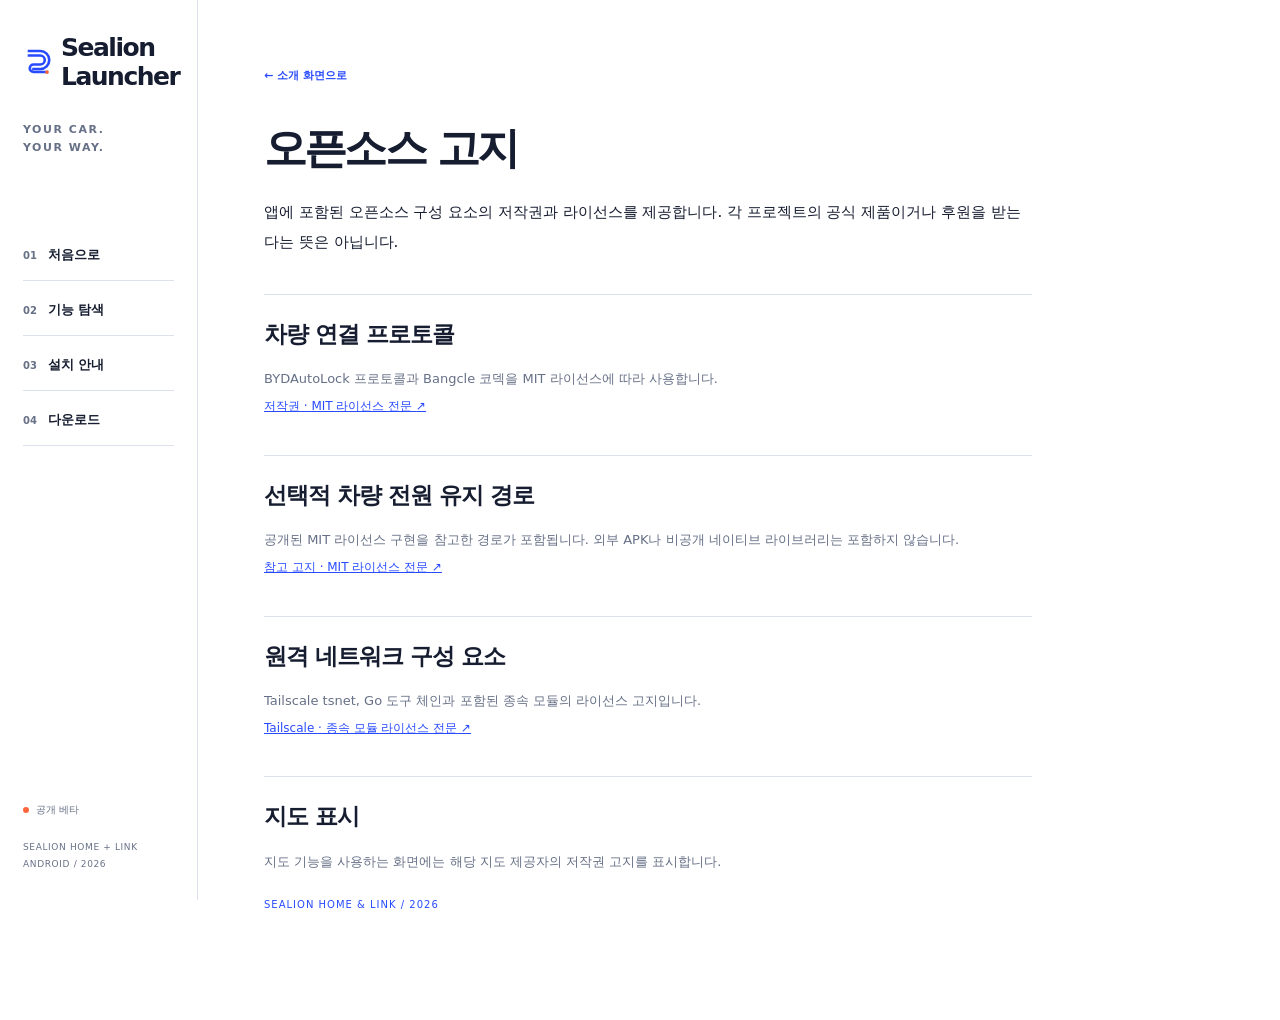
<file: site/licenses.html>
<!doctype html><html lang="ko"><head><meta charset="utf-8"><meta name="viewport" content="width=device-width, initial-scale=1"><meta name="theme-color" content="#284bff"><title>오픈소스 고지 — Sealion</title><link rel="icon" href="assets/mark.svg" type="image/svg+xml"><link rel="stylesheet" href="assets/site.css?v=launcher-brand"></head><body class="document-page"><a class="skip-link" href="#main">본문 바로가기</a><header class="site-rail">
  <a class="brand" href="index.html#start" aria-label="Sealion Launcher 소개 처음으로"><img src="assets/mark.svg" width="38" height="38" alt=""><span class="brand-name">Sealion Launcher</span></a>
  <p class="rail-caption">YOUR CAR.<br>YOUR WAY.</p>
  <nav aria-label="주 메뉴">
    <a href="index.html#start"><span>01</span>처음으로<i aria-hidden="true">↗</i></a>
    <a href="index.html#experience"><span>02</span>기능 탐색<i aria-hidden="true">↗</i></a>
    <a href="index.html#install"><span>03</span>설치 안내<i aria-hidden="true">↗</i></a>
    <a href="index.html#download"><span>04</span>다운로드<i aria-hidden="true">↗</i></a>
  </nav>
  <div class="rail-bottom"><span class="status-dot"></span>공개 베타<small>SEALION HOME + LINK<br>ANDROID / 2026</small></div>
</header><main id="main" class="article-layout"><a class="back-link" href="index.html">← 소개 화면으로</a><h1>오픈소스 고지</h1><p class="article-intro">앱에 포함된 오픈소스 구성 요소의 저작권과 라이선스를 제공합니다. 각 프로젝트의 공식 제품이거나 후원을 받는다는 뜻은 아닙니다.</p><h2>차량 연결 프로토콜</h2><p>BYDAutoLock 프로토콜과 Bangcle 코덱을 MIT 라이선스에 따라 사용합니다.</p><a class="text-link" href="licenses/third-party-notices.txt">저작권 · MIT 라이선스 전문 <span>↗</span></a><h2>선택적 차량 전원 유지 경로</h2><p>공개된 MIT 라이선스 구현을 참고한 경로가 포함됩니다. 외부 APK나 비공개 네이티브 라이브러리는 포함하지 않습니다.</p><a class="text-link" href="licenses/mit-notice.txt">참고 고지 · MIT 라이선스 전문 <span>↗</span></a><h2>원격 네트워크 구성 요소</h2><p>Tailscale tsnet, Go 도구 체인과 포함된 종속 모듈의 라이선스 고지입니다.</p><a class="text-link" href="licenses/tailnet-notices.txt">Tailscale · 종속 모듈 라이선스 전문 <span>↗</span></a><h2>지도 표시</h2><p>지도 기능을 사용하는 화면에는 해당 지도 제공자의 저작권 고지를 표시합니다.</p><p class="eyebrow">SEALION HOME & LINK / 2026</p></main></body></html>
</file>
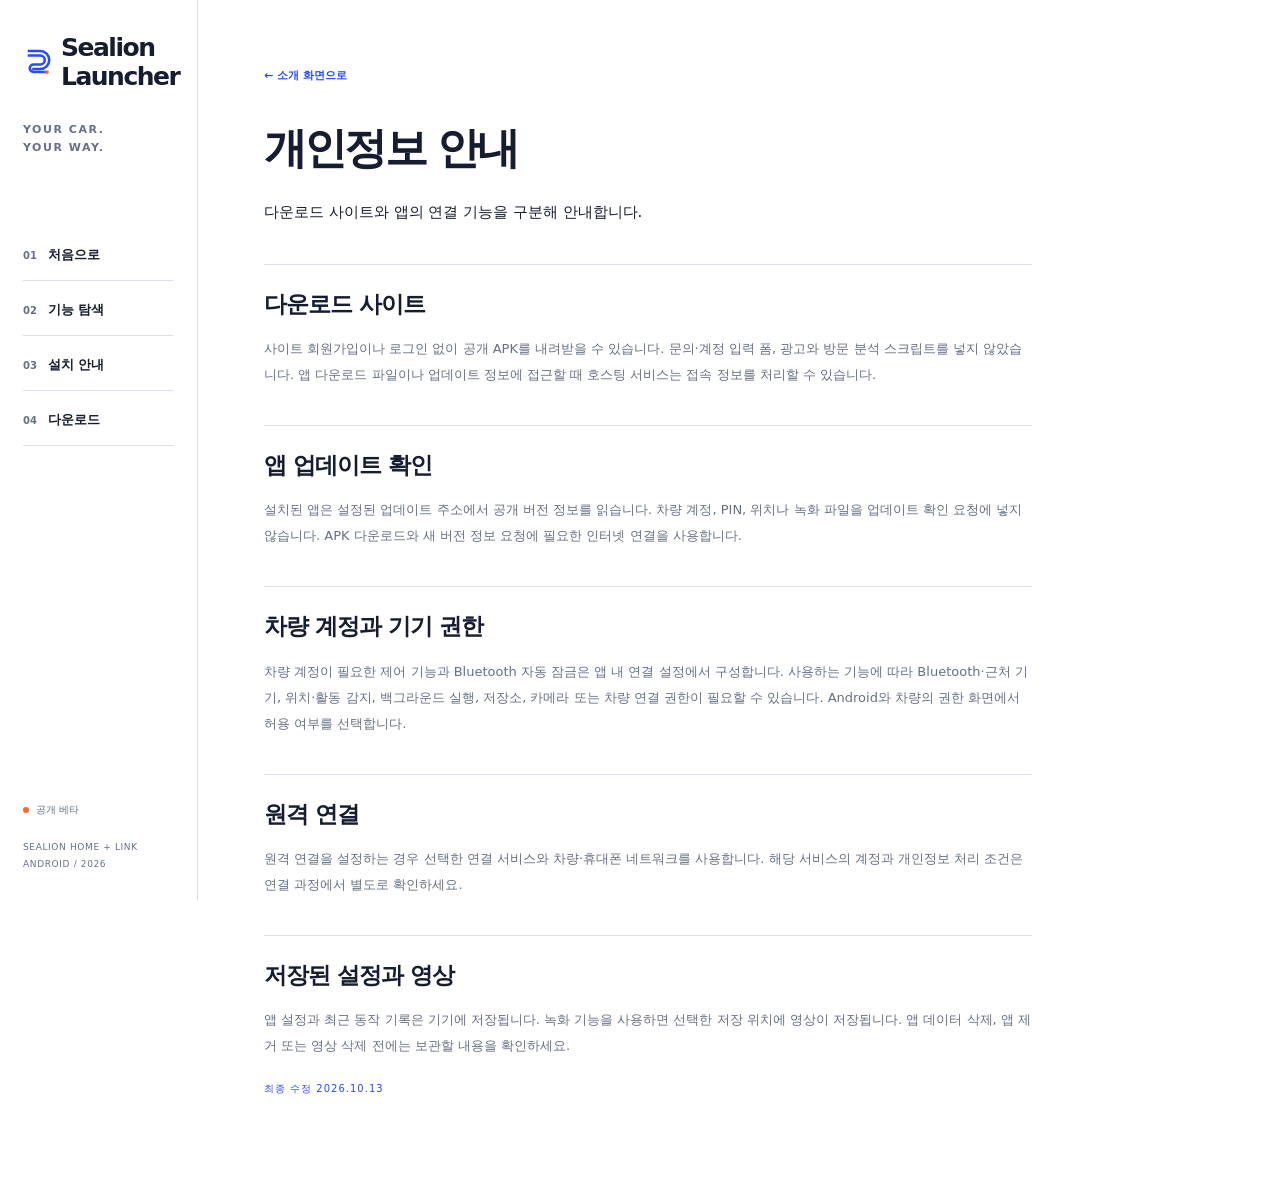
<file: site/privacy.html>
<!doctype html><html lang="ko"><head><meta charset="utf-8"><meta name="viewport" content="width=device-width, initial-scale=1"><meta name="theme-color" content="#284bff"><title>개인정보 안내 — Sealion</title><link rel="icon" href="assets/mark.svg" type="image/svg+xml"><link rel="stylesheet" href="assets/site.css?v=launcher-brand"></head><body class="document-page"><a class="skip-link" href="#main">본문 바로가기</a><header class="site-rail">
  <a class="brand" href="index.html#start" aria-label="Sealion Launcher 소개 처음으로"><img src="assets/mark.svg" width="38" height="38" alt=""><span class="brand-name">Sealion Launcher</span></a>
  <p class="rail-caption">YOUR CAR.<br>YOUR WAY.</p>
  <nav aria-label="주 메뉴">
    <a href="index.html#start"><span>01</span>처음으로<i aria-hidden="true">↗</i></a>
    <a href="index.html#experience"><span>02</span>기능 탐색<i aria-hidden="true">↗</i></a>
    <a href="index.html#install"><span>03</span>설치 안내<i aria-hidden="true">↗</i></a>
    <a href="index.html#download"><span>04</span>다운로드<i aria-hidden="true">↗</i></a>
  </nav>
  <div class="rail-bottom"><span class="status-dot"></span>공개 베타<small>SEALION HOME + LINK<br>ANDROID / 2026</small></div>
</header><main id="main" class="article-layout"><a class="back-link" href="index.html">← 소개 화면으로</a><h1>개인정보 안내</h1><p class="article-intro">다운로드 사이트와 앱의 연결 기능을 구분해 안내합니다.</p><h2>다운로드 사이트</h2><p>사이트 회원가입이나 로그인 없이 공개 APK를 내려받을 수 있습니다. 문의·계정 입력 폼, 광고와 방문 분석 스크립트를 넣지 않았습니다. 앱 다운로드 파일이나 업데이트 정보에 접근할 때 호스팅 서비스는 접속 정보를 처리할 수 있습니다.</p><h2>앱 업데이트 확인</h2><p>설치된 앱은 설정된 업데이트 주소에서 공개 버전 정보를 읽습니다. 차량 계정, PIN, 위치나 녹화 파일을 업데이트 확인 요청에 넣지 않습니다. APK 다운로드와 새 버전 정보 요청에 필요한 인터넷 연결을 사용합니다.</p><h2>차량 계정과 기기 권한</h2><p>차량 계정이 필요한 제어 기능과 Bluetooth 자동 잠금은 앱 내 연결 설정에서 구성합니다. 사용하는 기능에 따라 Bluetooth·근처 기기, 위치·활동 감지, 백그라운드 실행, 저장소, 카메라 또는 차량 연결 권한이 필요할 수 있습니다. Android와 차량의 권한 화면에서 허용 여부를 선택합니다.</p><h2>원격 연결</h2><p>원격 연결을 설정하는 경우 선택한 연결 서비스와 차량·휴대폰 네트워크를 사용합니다. 해당 서비스의 계정과 개인정보 처리 조건은 연결 과정에서 별도로 확인하세요.</p><h2>저장된 설정과 영상</h2><p>앱 설정과 최근 동작 기록은 기기에 저장됩니다. 녹화 기능을 사용하면 선택한 저장 위치에 영상이 저장됩니다. 앱 데이터 삭제, 앱 제거 또는 영상 삭제 전에는 보관할 내용을 확인하세요.</p><p class="eyebrow">최종 수정 2026.10.13</p></main></body></html>
</file>
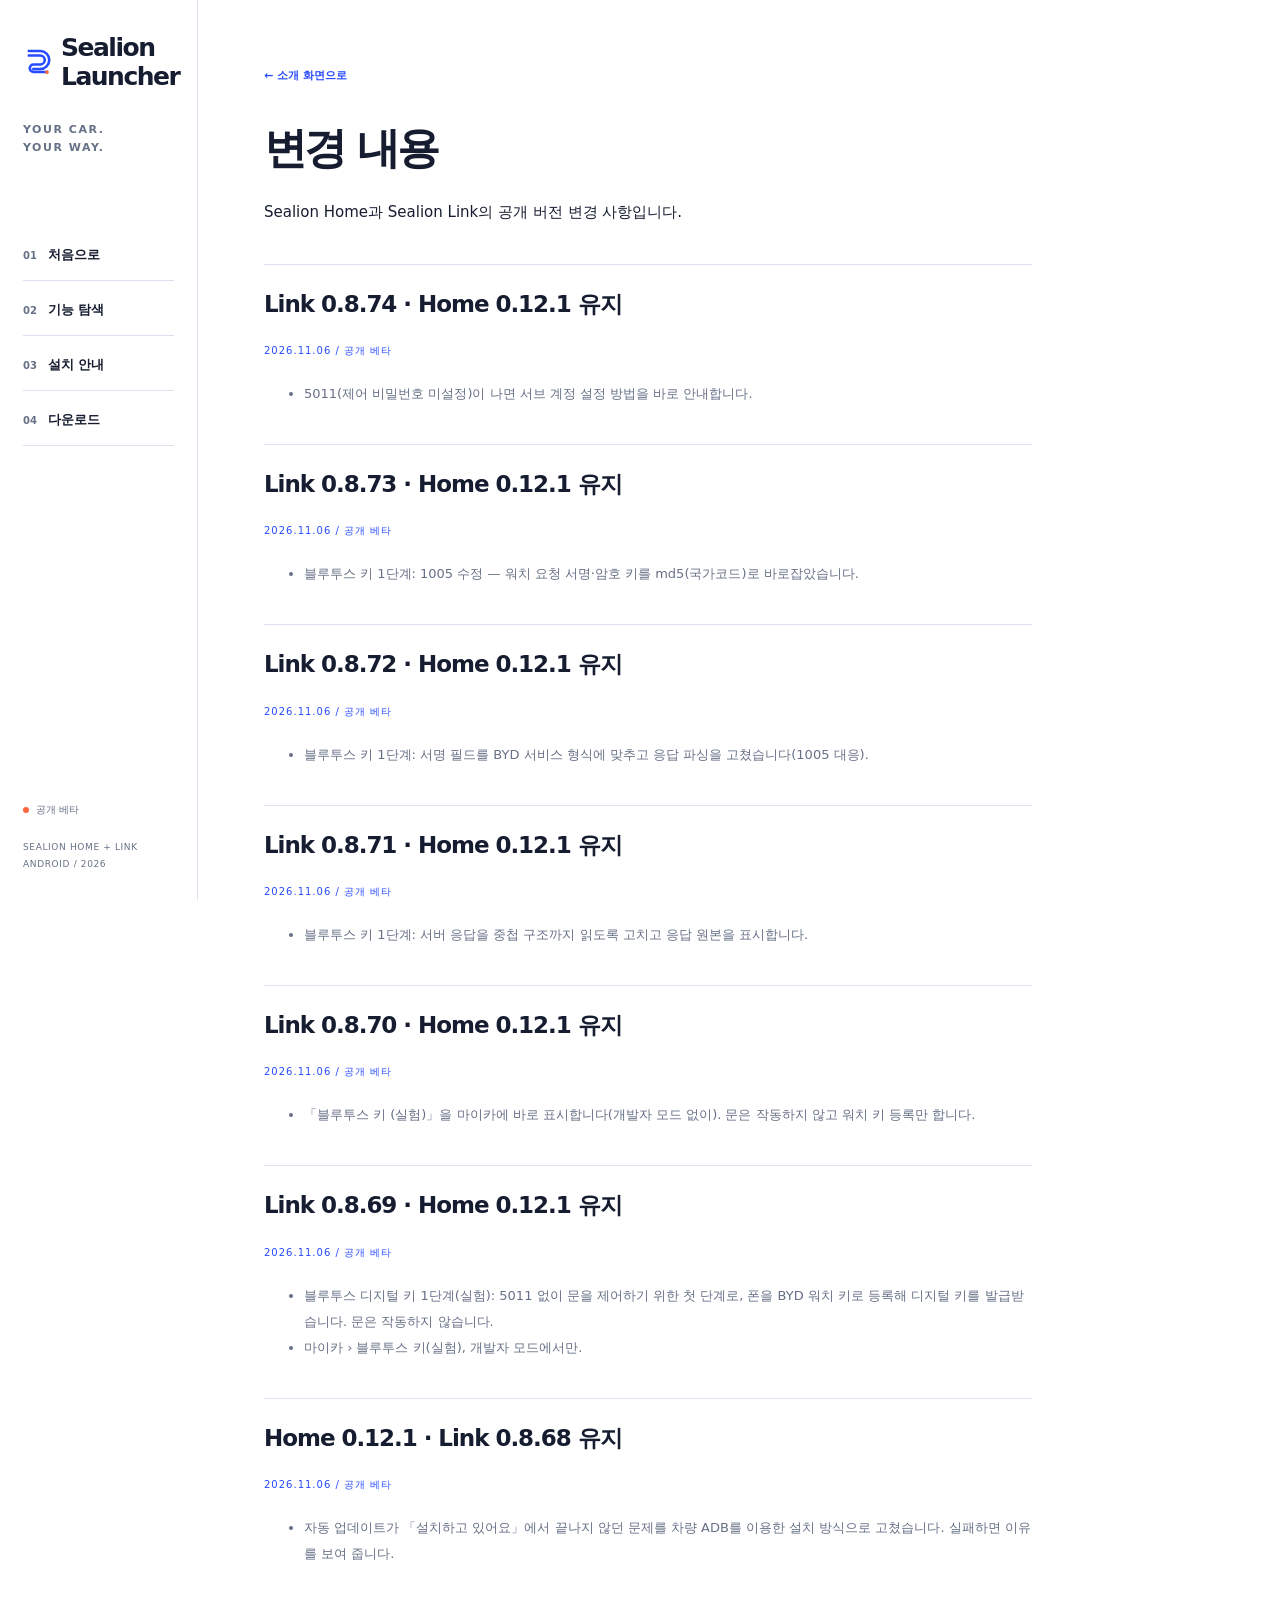
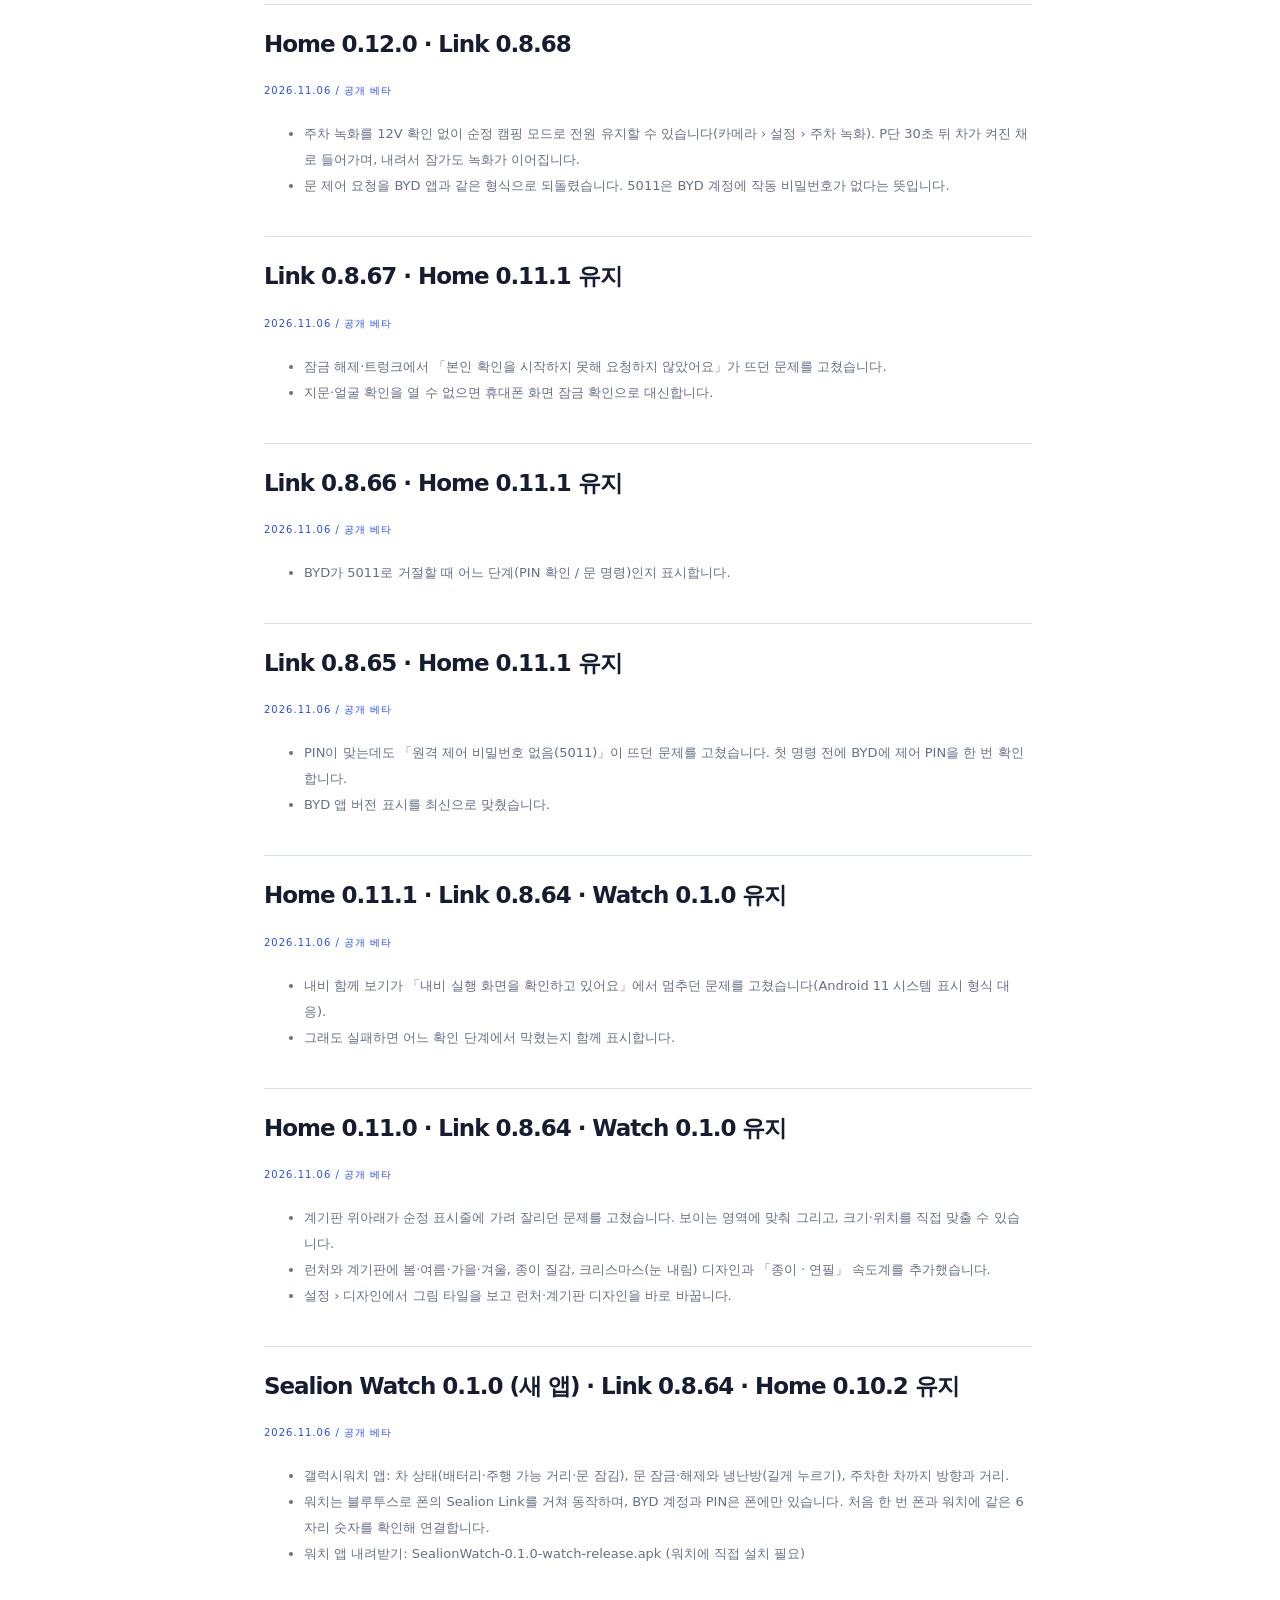
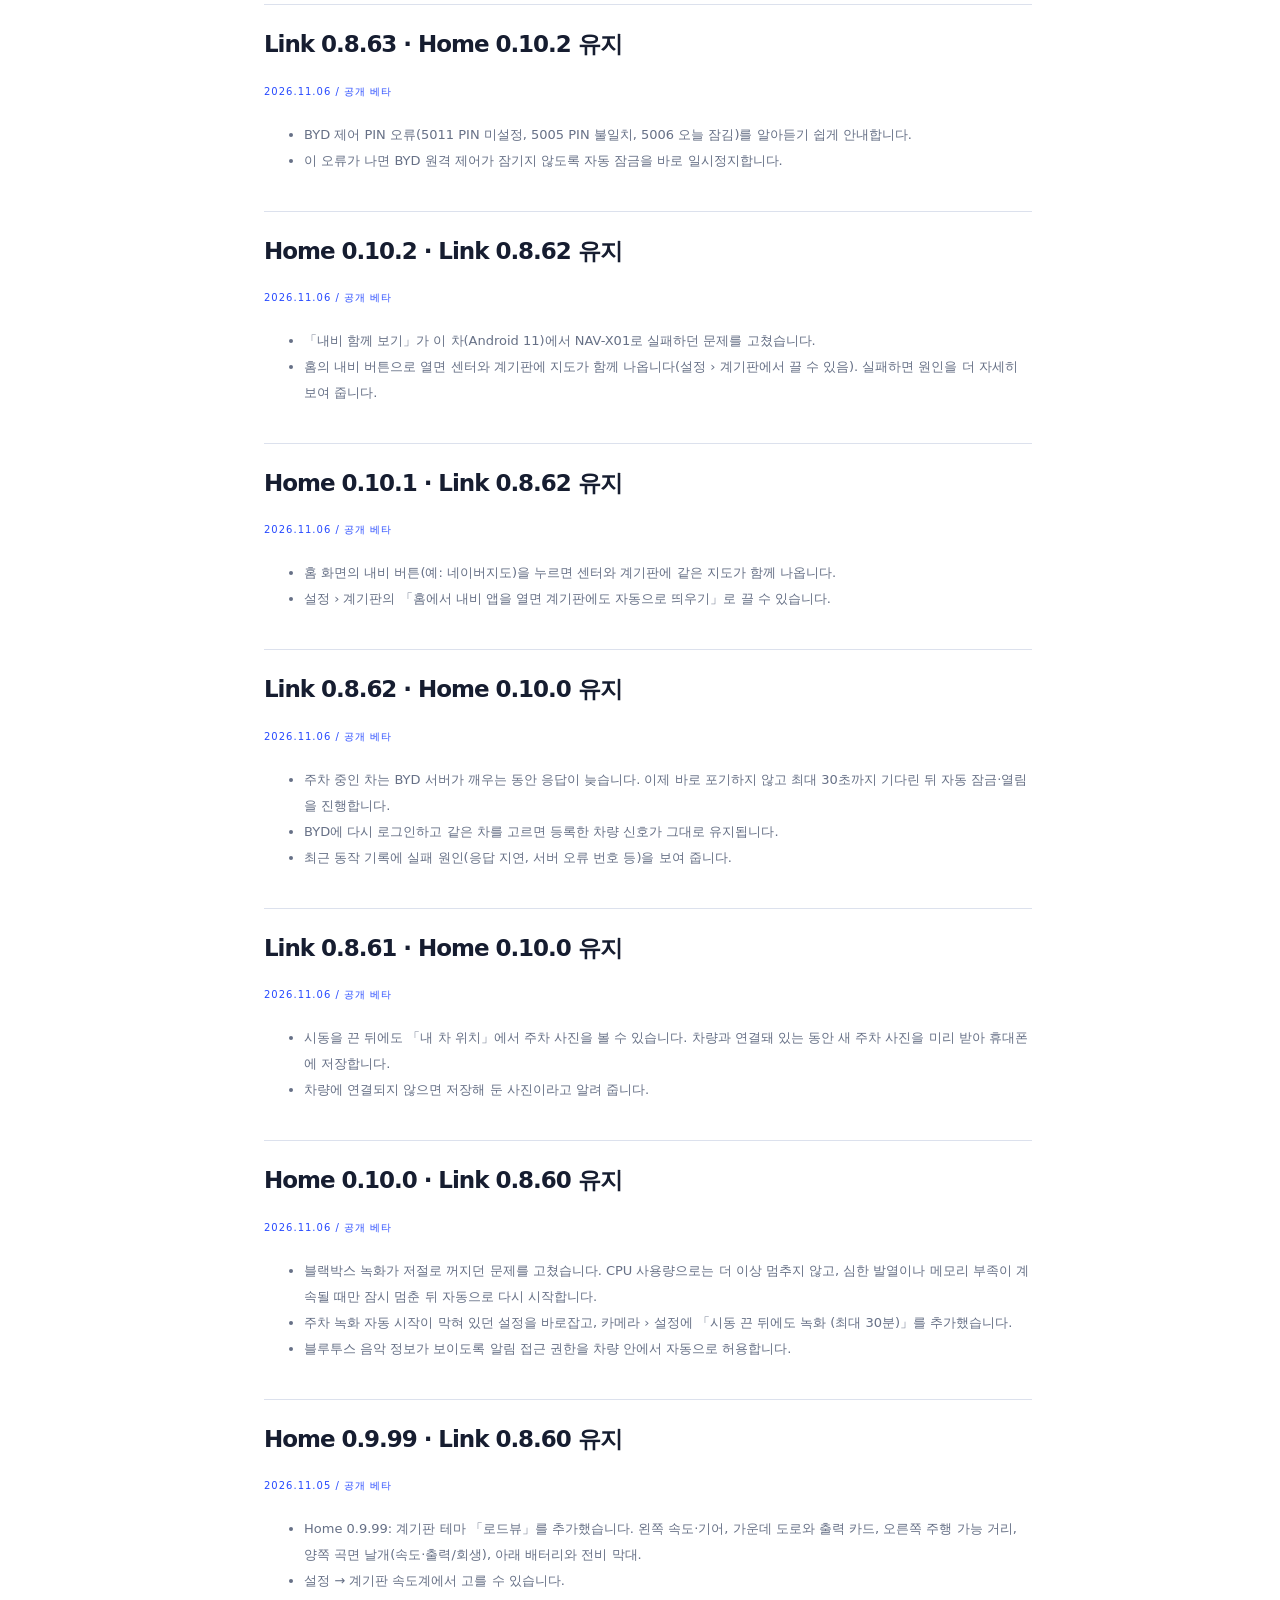
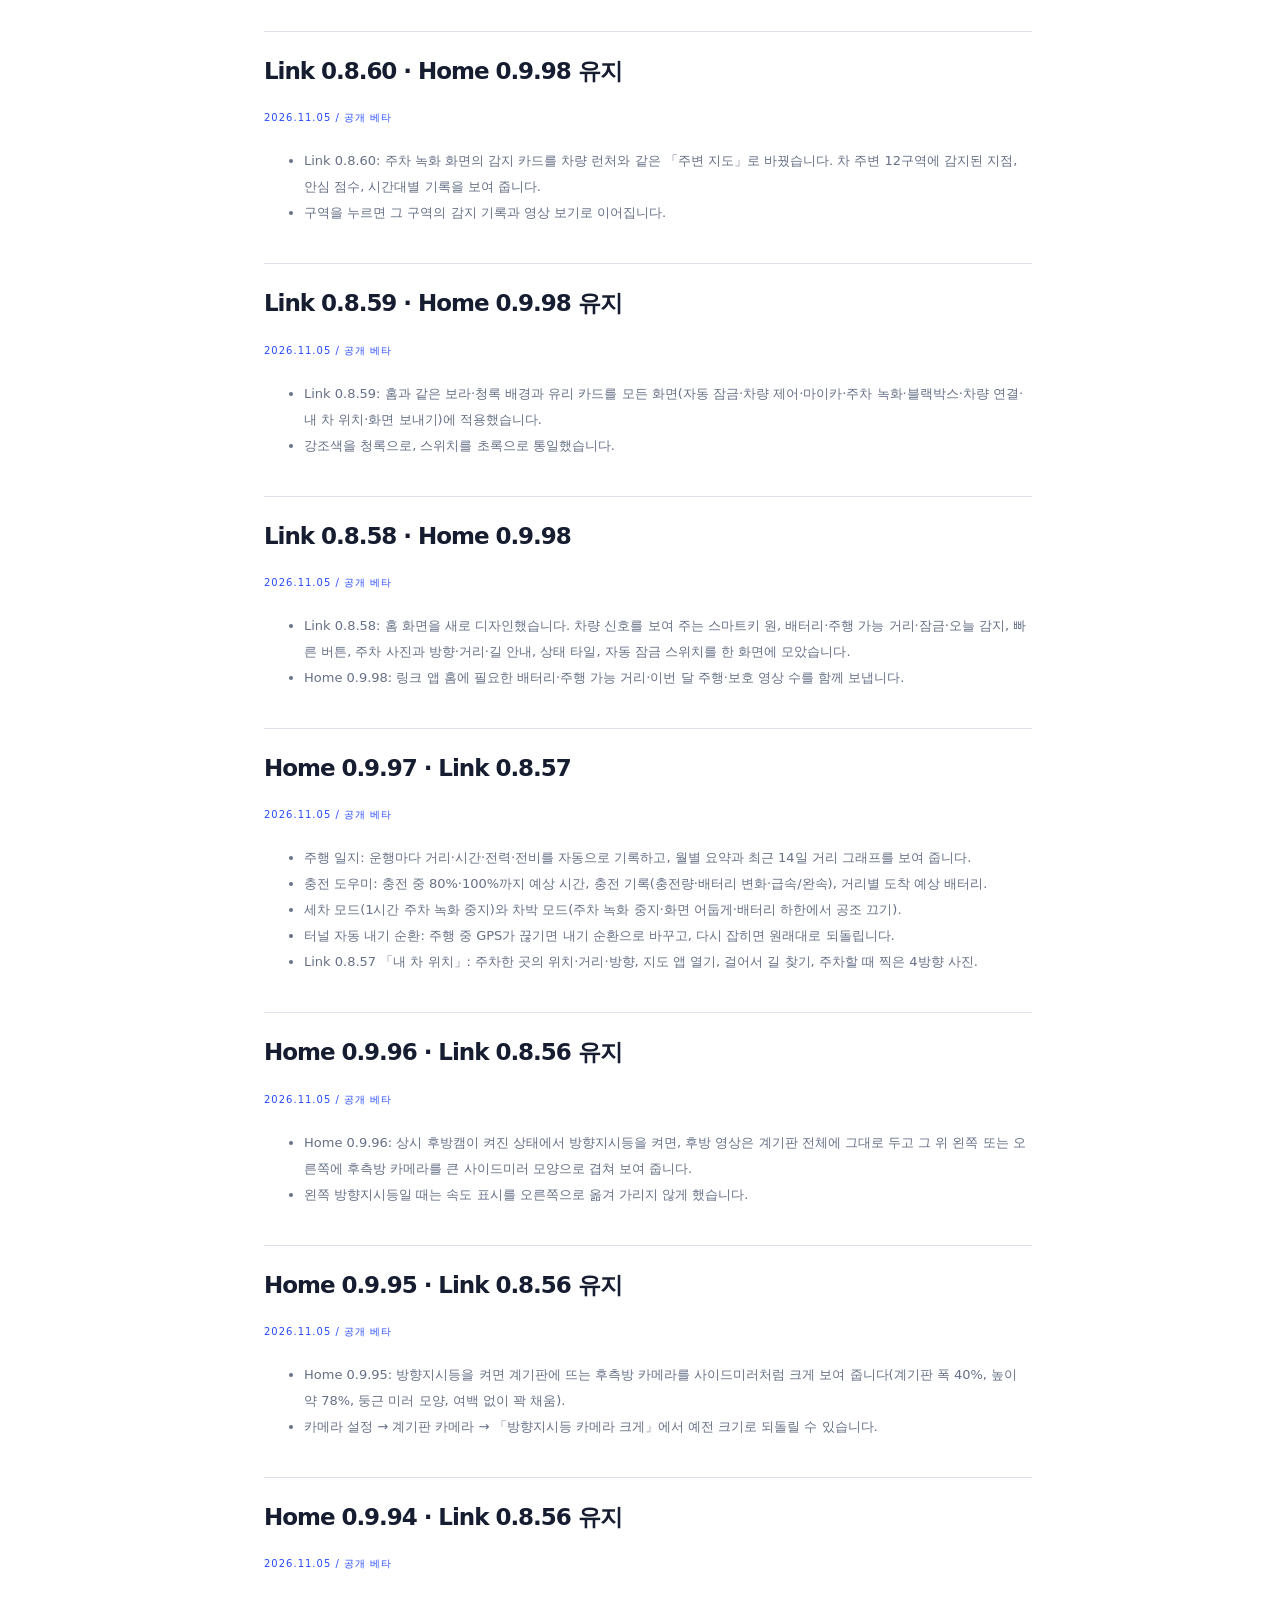
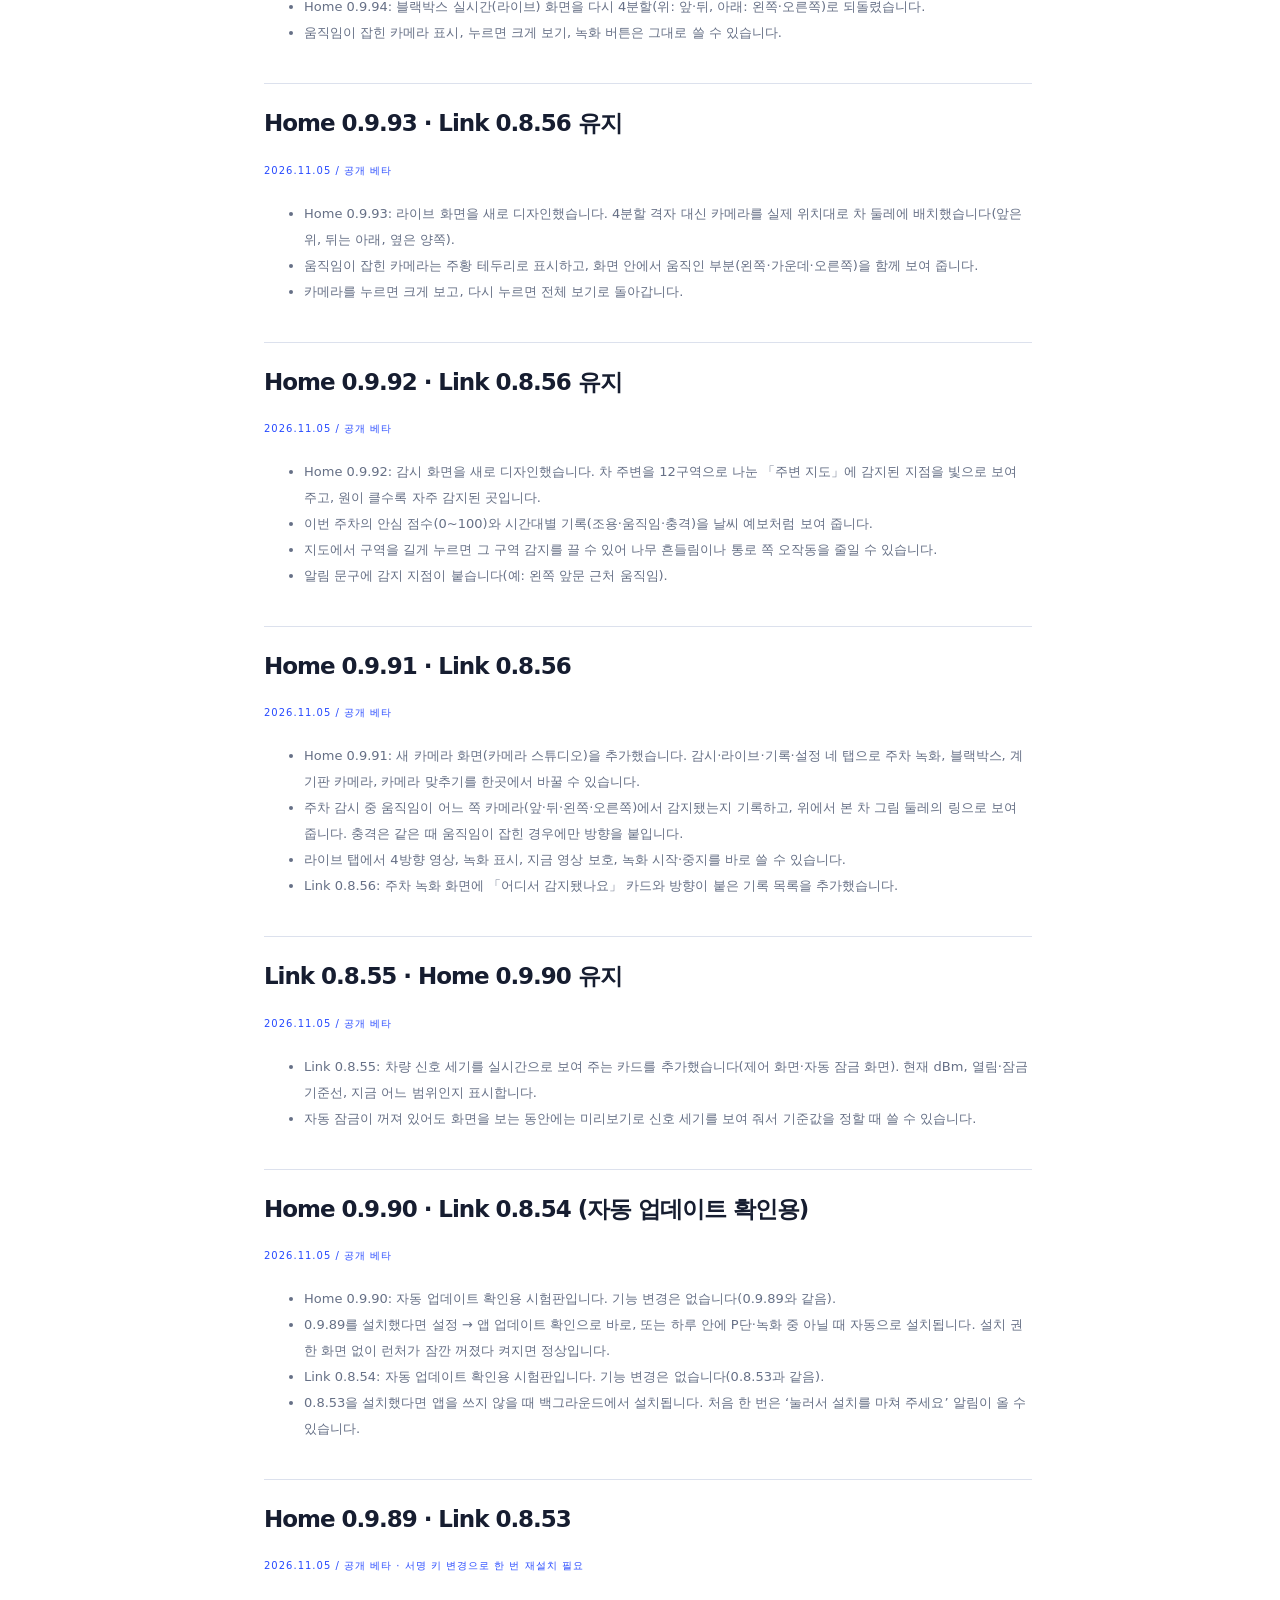
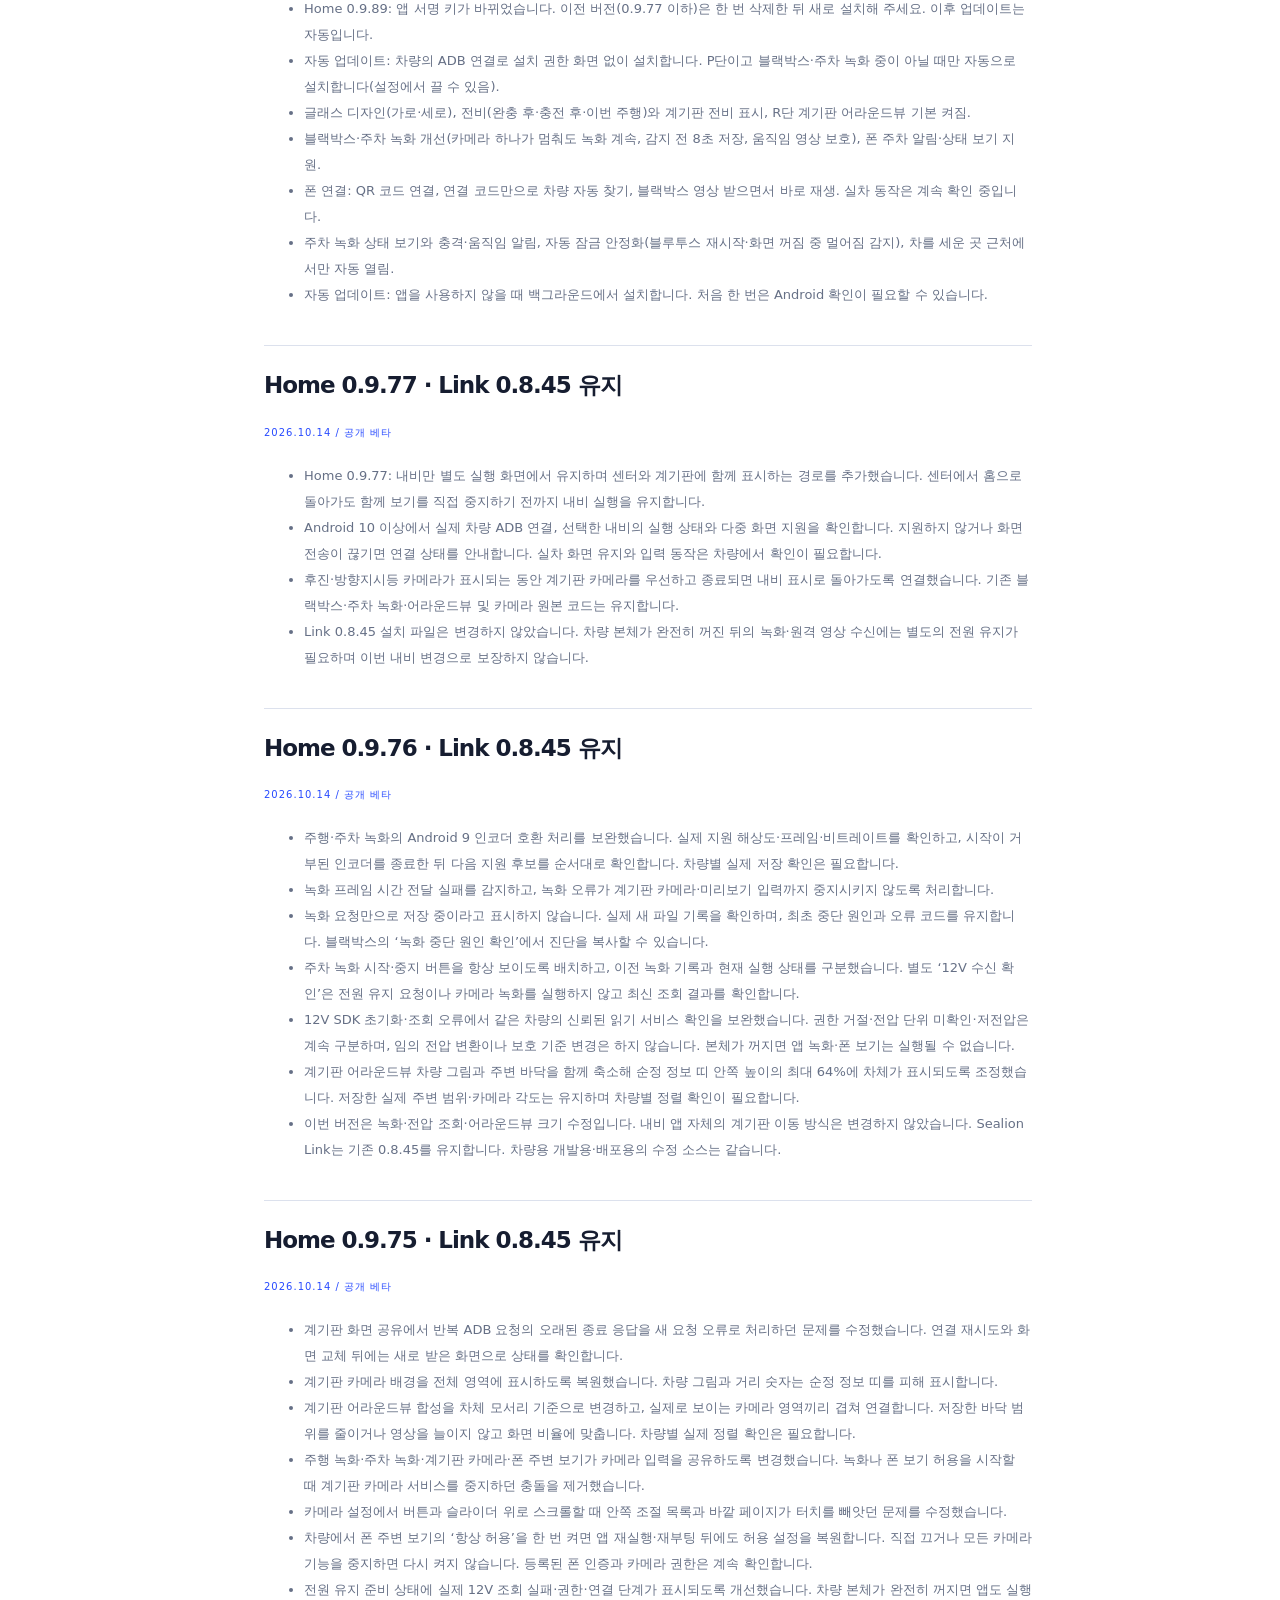
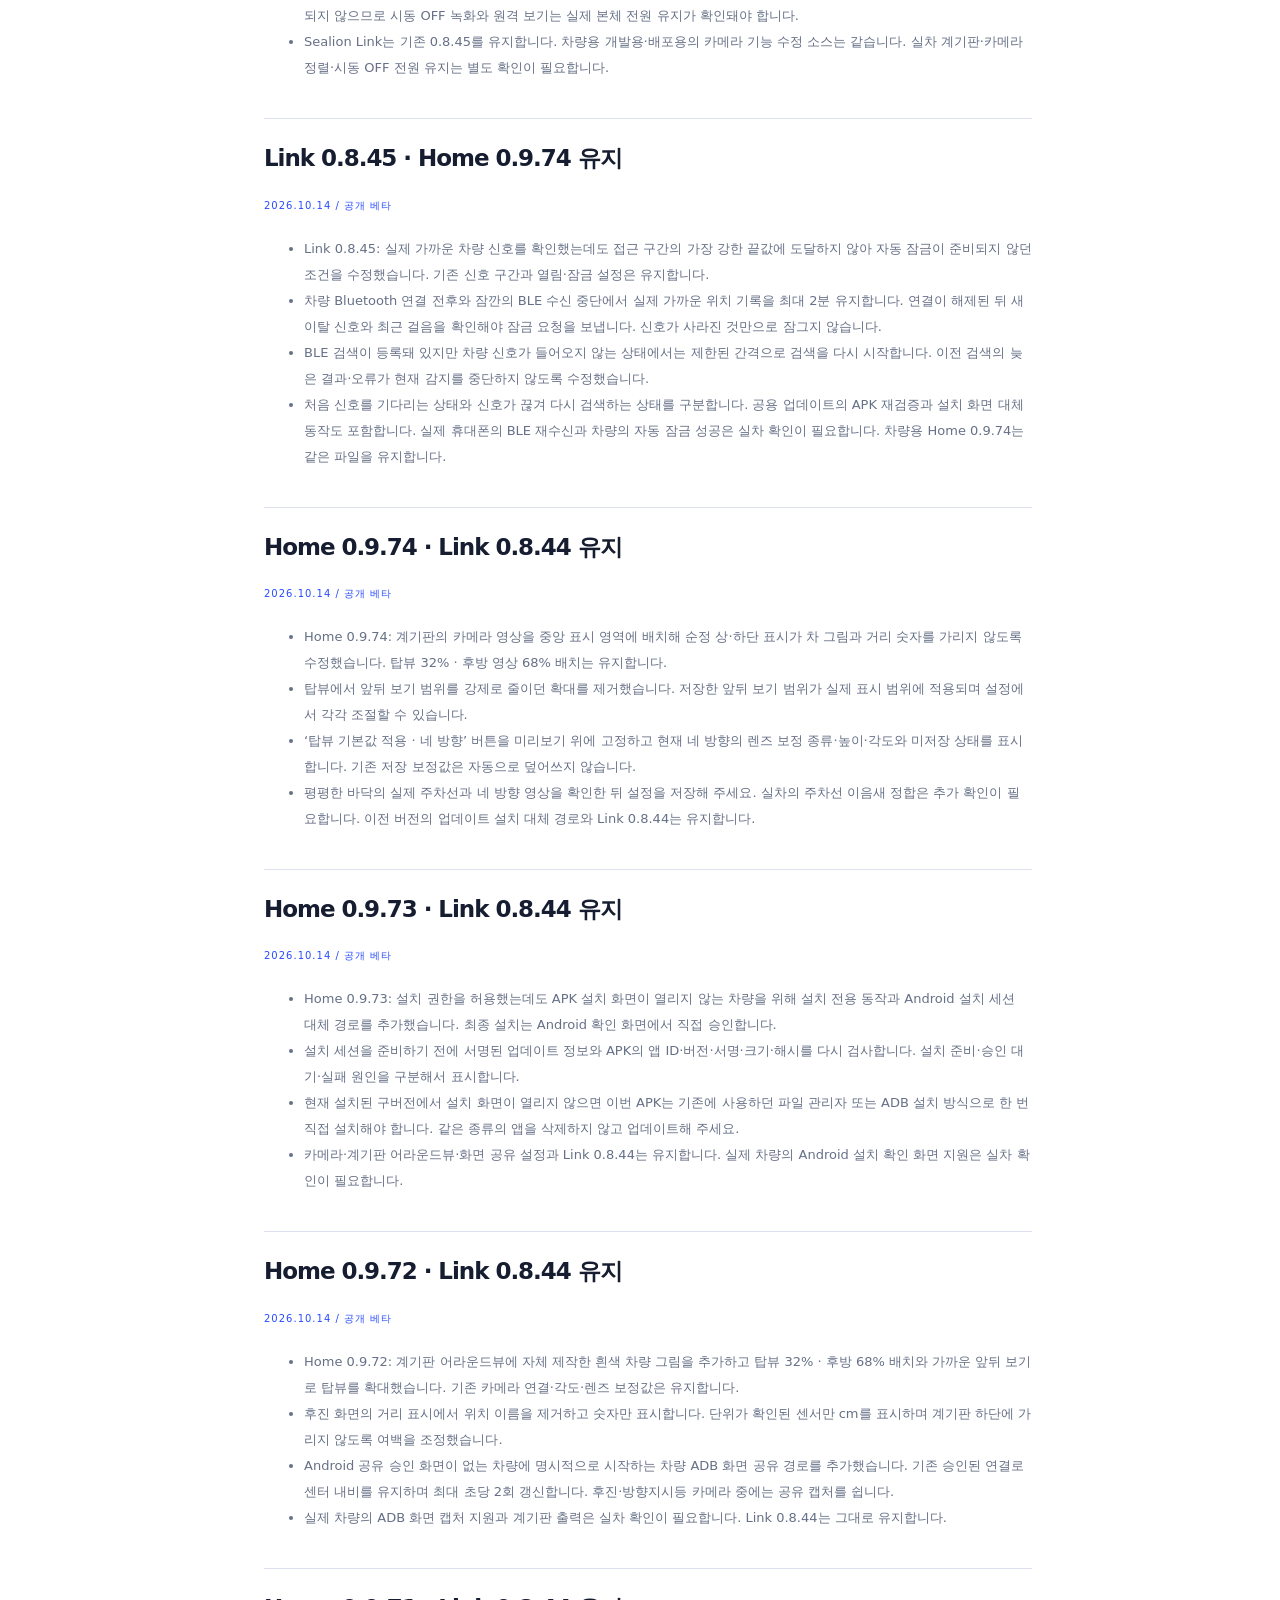
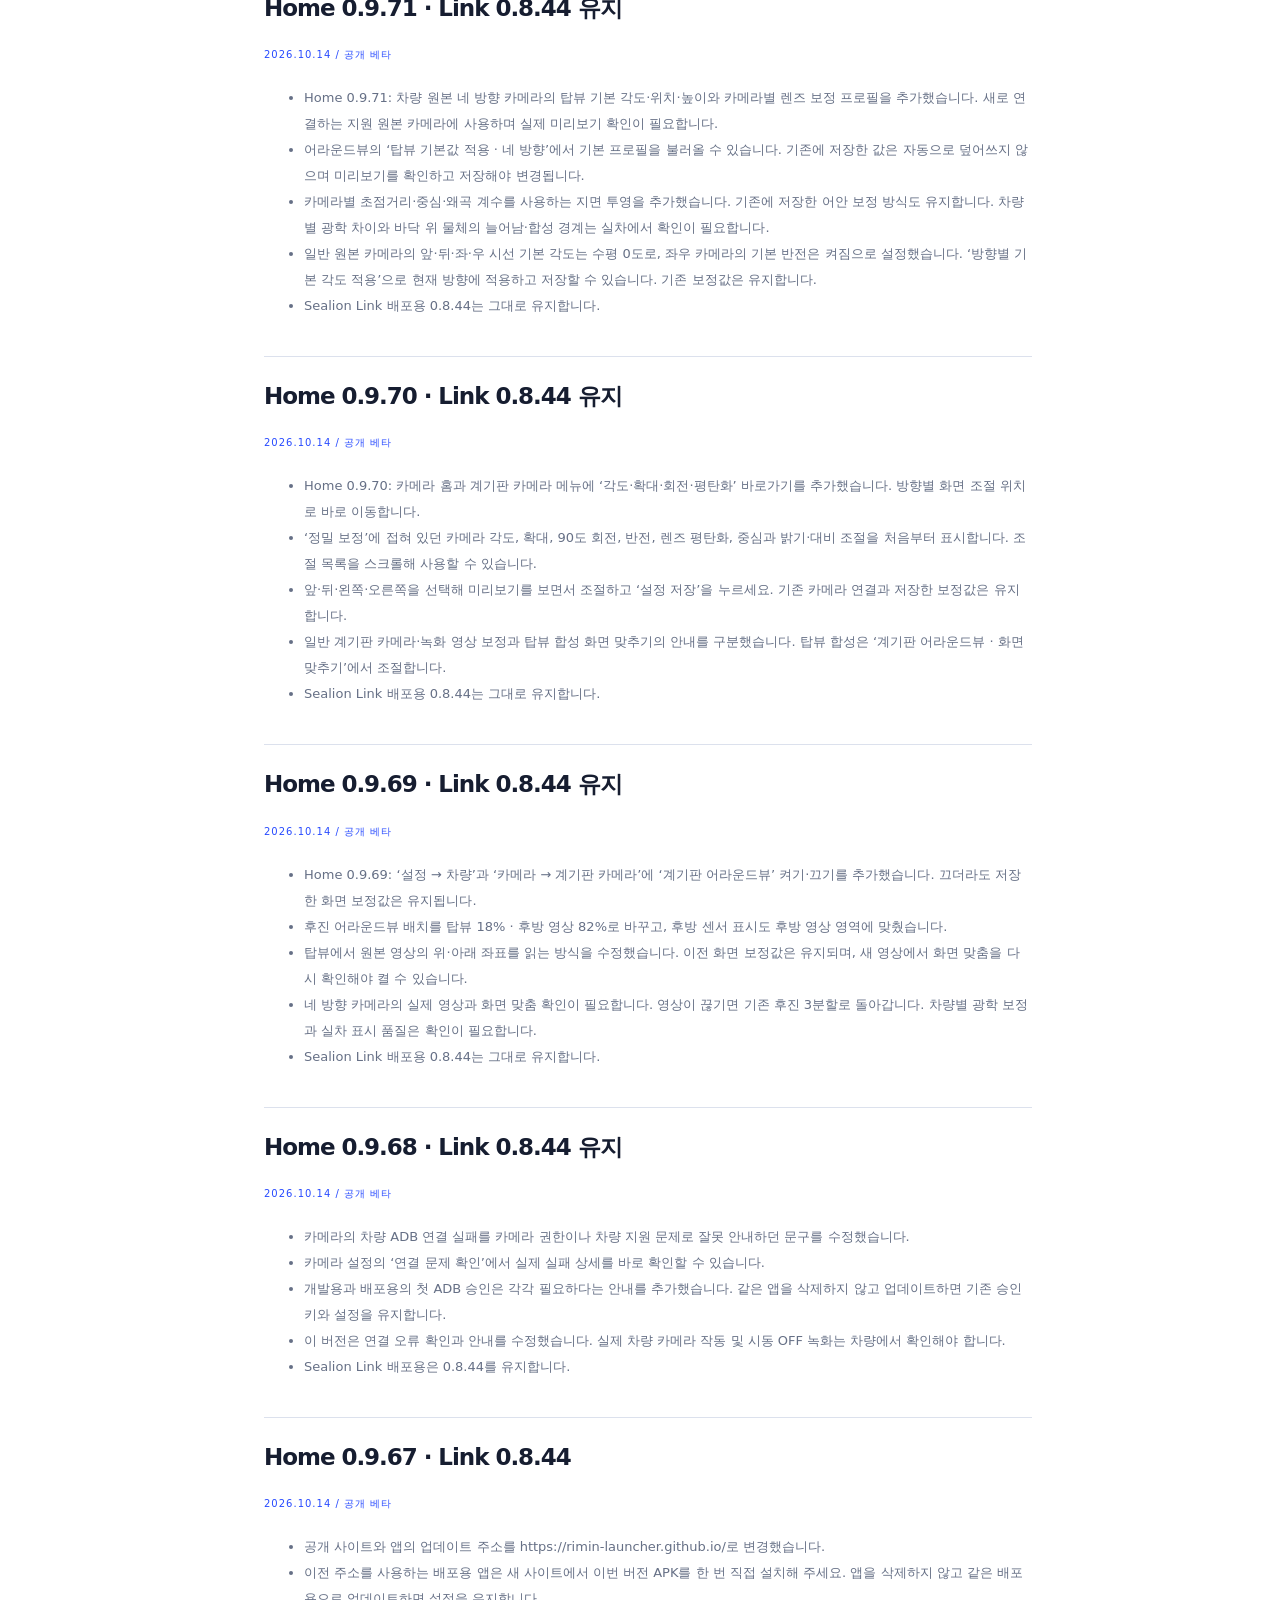
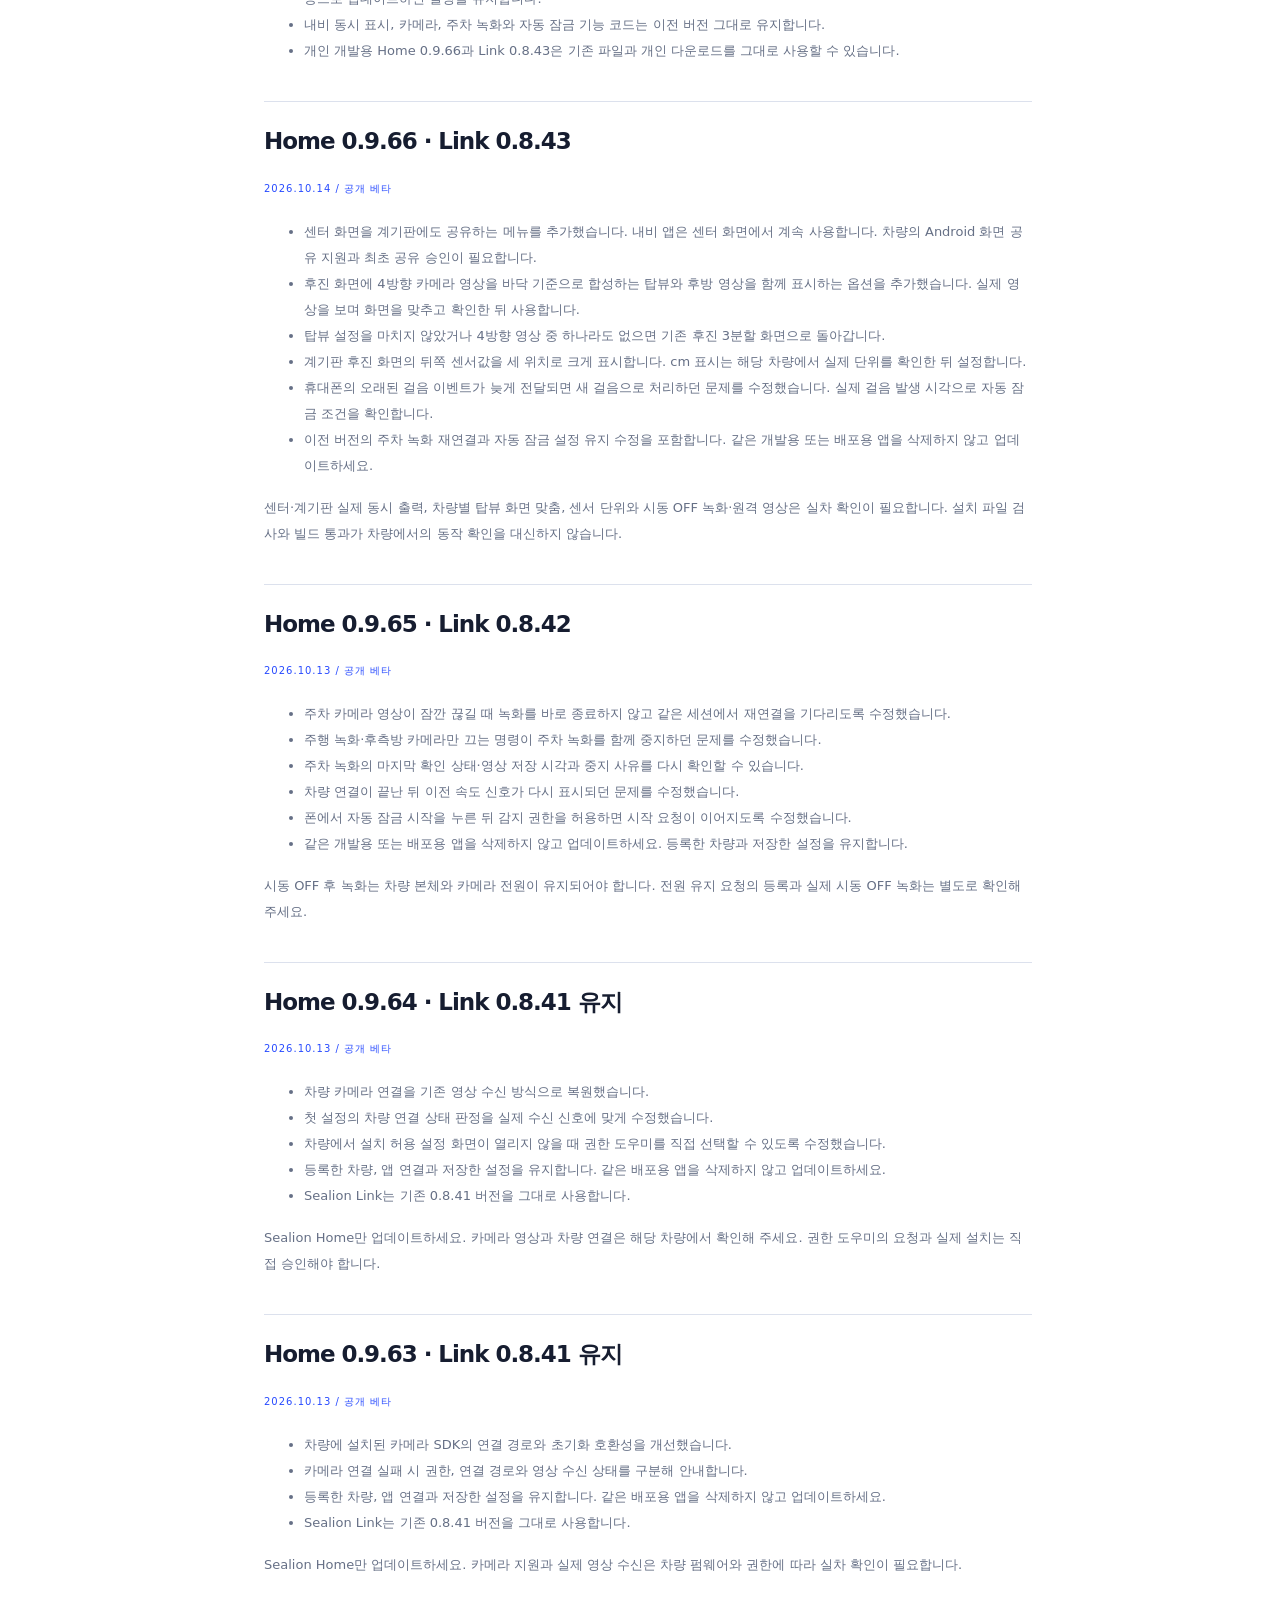
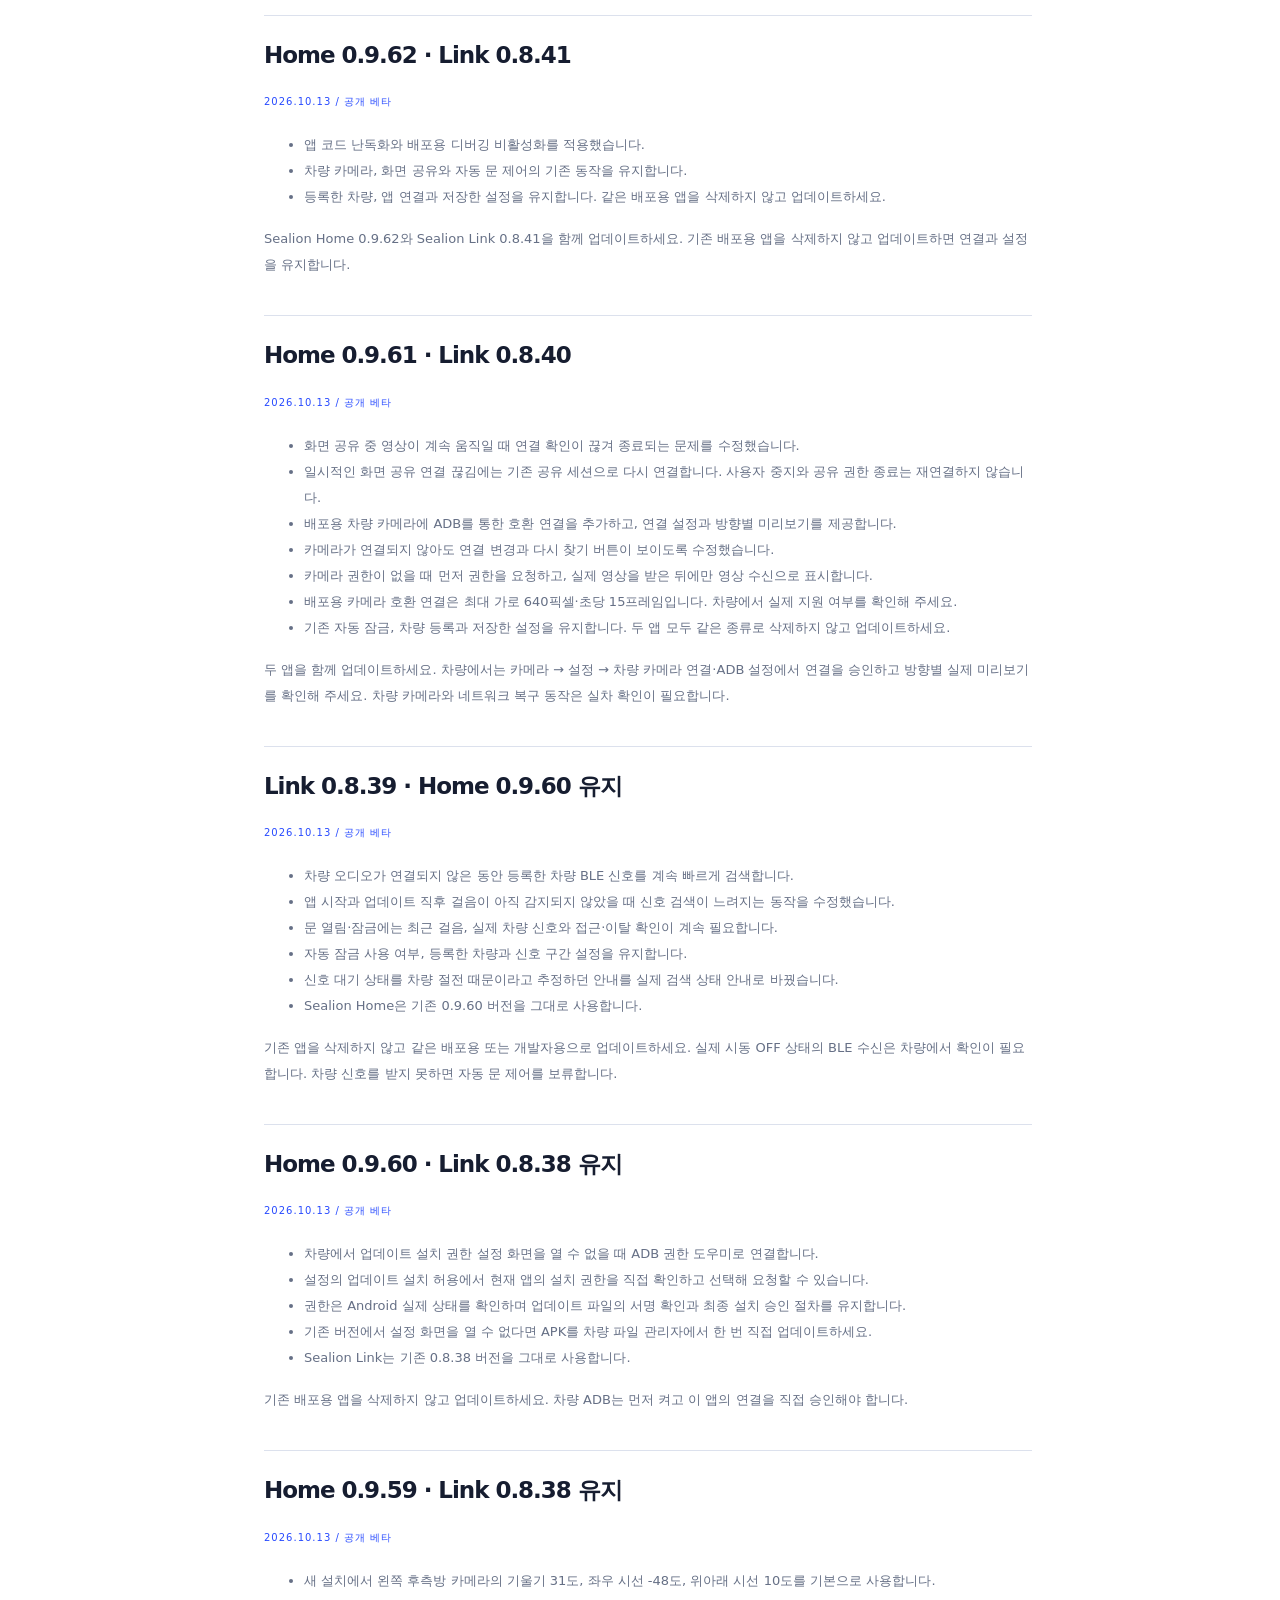
<file: site/release-notes.html>
<!doctype html><html lang="ko"><head><meta charset="utf-8"><meta name="viewport" content="width=device-width, initial-scale=1"><meta name="theme-color" content="#284bff"><title>변경 내용 — Sealion</title><link rel="icon" href="assets/mark.svg" type="image/svg+xml"><link rel="stylesheet" href="assets/site.css?v=launcher-brand"></head><body class="document-page"><a class="skip-link" href="#main">본문 바로가기</a><header class="site-rail">
  <a class="brand" href="index.html#start" aria-label="Sealion Launcher 소개 처음으로"><img src="assets/mark.svg" width="38" height="38" alt=""><span class="brand-name">Sealion Launcher</span></a>
  <p class="rail-caption">YOUR CAR.<br>YOUR WAY.</p>
  <nav aria-label="주 메뉴">
    <a href="index.html#start"><span>01</span>처음으로<i aria-hidden="true">↗</i></a>
    <a href="index.html#experience"><span>02</span>기능 탐색<i aria-hidden="true">↗</i></a>
    <a href="index.html#install"><span>03</span>설치 안내<i aria-hidden="true">↗</i></a>
    <a href="index.html#download"><span>04</span>다운로드<i aria-hidden="true">↗</i></a>
  </nav>
  <div class="rail-bottom"><span class="status-dot"></span>공개 베타<small>SEALION HOME + LINK<br>ANDROID / 2026</small></div>
</header><main id="main" class="article-layout"><a class="back-link" href="index.html">← 소개 화면으로</a><h1>변경 내용</h1><p class="article-intro">Sealion Home과 Sealion Link의 공개 버전 변경 사항입니다.</p><h2>Link 0.8.74 · Home 0.12.1 유지</h2><p class="eyebrow">2026.11.06 / 공개 베타</p><ul><li>5011(제어 비밀번호 미설정)이 나면 서브 계정 설정 방법을 바로 안내합니다.</li></ul><h2>Link 0.8.73 · Home 0.12.1 유지</h2><p class="eyebrow">2026.11.06 / 공개 베타</p><ul><li>블루투스 키 1단계: 1005 수정 — 워치 요청 서명·암호 키를 md5(국가코드)로 바로잡았습니다.</li></ul><h2>Link 0.8.72 · Home 0.12.1 유지</h2><p class="eyebrow">2026.11.06 / 공개 베타</p><ul><li>블루투스 키 1단계: 서명 필드를 BYD 서비스 형식에 맞추고 응답 파싱을 고쳤습니다(1005 대응).</li></ul><h2>Link 0.8.71 · Home 0.12.1 유지</h2><p class="eyebrow">2026.11.06 / 공개 베타</p><ul><li>블루투스 키 1단계: 서버 응답을 중첩 구조까지 읽도록 고치고 응답 원본을 표시합니다.</li></ul><h2>Link 0.8.70 · Home 0.12.1 유지</h2><p class="eyebrow">2026.11.06 / 공개 베타</p><ul><li>「블루투스 키 (실험)」을 마이카에 바로 표시합니다(개발자 모드 없이). 문은 작동하지 않고 워치 키 등록만 합니다.</li></ul><h2>Link 0.8.69 · Home 0.12.1 유지</h2><p class="eyebrow">2026.11.06 / 공개 베타</p><ul><li>블루투스 디지털 키 1단계(실험): 5011 없이 문을 제어하기 위한 첫 단계로, 폰을 BYD 워치 키로 등록해 디지털 키를 발급받습니다. 문은 작동하지 않습니다.</li><li>마이카 › 블루투스 키(실험), 개발자 모드에서만.</li></ul><h2>Home 0.12.1 · Link 0.8.68 유지</h2><p class="eyebrow">2026.11.06 / 공개 베타</p><ul><li>자동 업데이트가 「설치하고 있어요」에서 끝나지 않던 문제를 차량 ADB를 이용한 설치 방식으로 고쳤습니다. 실패하면 이유를 보여 줍니다.</li></ul><h2>Home 0.12.0 · Link 0.8.68</h2><p class="eyebrow">2026.11.06 / 공개 베타</p><ul><li>주차 녹화를 12V 확인 없이 순정 캠핑 모드로 전원 유지할 수 있습니다(카메라 › 설정 › 주차 녹화). P단 30초 뒤 차가 켜진 채로 들어가며, 내려서 잠가도 녹화가 이어집니다.</li><li>문 제어 요청을 BYD 앱과 같은 형식으로 되돌렸습니다. 5011은 BYD 계정에 작동 비밀번호가 없다는 뜻입니다.</li></ul><h2>Link 0.8.67 · Home 0.11.1 유지</h2><p class="eyebrow">2026.11.06 / 공개 베타</p><ul><li>잠금 해제·트렁크에서 「본인 확인을 시작하지 못해 요청하지 않았어요」가 뜨던 문제를 고쳤습니다.</li><li>지문·얼굴 확인을 열 수 없으면 휴대폰 화면 잠금 확인으로 대신합니다.</li></ul><h2>Link 0.8.66 · Home 0.11.1 유지</h2><p class="eyebrow">2026.11.06 / 공개 베타</p><ul><li>BYD가 5011로 거절할 때 어느 단계(PIN 확인 / 문 명령)인지 표시합니다.</li></ul><h2>Link 0.8.65 · Home 0.11.1 유지</h2><p class="eyebrow">2026.11.06 / 공개 베타</p><ul><li>PIN이 맞는데도 「원격 제어 비밀번호 없음(5011)」이 뜨던 문제를 고쳤습니다. 첫 명령 전에 BYD에 제어 PIN을 한 번 확인합니다.</li><li>BYD 앱 버전 표시를 최신으로 맞췄습니다.</li></ul><h2>Home 0.11.1 · Link 0.8.64 · Watch 0.1.0 유지</h2><p class="eyebrow">2026.11.06 / 공개 베타</p><ul><li>내비 함께 보기가 「내비 실행 화면을 확인하고 있어요」에서 멈추던 문제를 고쳤습니다(Android 11 시스템 표시 형식 대응).</li><li>그래도 실패하면 어느 확인 단계에서 막혔는지 함께 표시합니다.</li></ul><h2>Home 0.11.0 · Link 0.8.64 · Watch 0.1.0 유지</h2><p class="eyebrow">2026.11.06 / 공개 베타</p><ul><li>계기판 위아래가 순정 표시줄에 가려 잘리던 문제를 고쳤습니다. 보이는 영역에 맞춰 그리고, 크기·위치를 직접 맞출 수 있습니다.</li><li>런처와 계기판에 봄·여름·가을·겨울, 종이 질감, 크리스마스(눈 내림) 디자인과 「종이 · 연필」 속도계를 추가했습니다.</li><li>설정 › 디자인에서 그림 타일을 보고 런처·계기판 디자인을 바로 바꿉니다.</li></ul><h2>Sealion Watch 0.1.0 (새 앱) · Link 0.8.64 · Home 0.10.2 유지</h2><p class="eyebrow">2026.11.06 / 공개 베타</p><ul><li>갤럭시워치 앱: 차 상태(배터리·주행 가능 거리·문 잠김), 문 잠금·해제와 냉난방(길게 누르기), 주차한 차까지 방향과 거리.</li><li>워치는 블루투스로 폰의 Sealion Link를 거쳐 동작하며, BYD 계정과 PIN은 폰에만 있습니다. 처음 한 번 폰과 워치에 같은 6자리 숫자를 확인해 연결합니다.</li><li>워치 앱 내려받기: <a href="downloads/SealionWatch-0.1.0-watch-release.apk">SealionWatch-0.1.0-watch-release.apk</a> (워치에 직접 설치 필요)</li></ul><h2>Link 0.8.63 · Home 0.10.2 유지</h2><p class="eyebrow">2026.11.06 / 공개 베타</p><ul><li>BYD 제어 PIN 오류(5011 PIN 미설정, 5005 PIN 불일치, 5006 오늘 잠김)를 알아듣기 쉽게 안내합니다.</li><li>이 오류가 나면 BYD 원격 제어가 잠기지 않도록 자동 잠금을 바로 일시정지합니다.</li></ul><h2>Home 0.10.2 · Link 0.8.62 유지</h2><p class="eyebrow">2026.11.06 / 공개 베타</p><ul><li>「내비 함께 보기」가 이 차(Android 11)에서 NAV-X01로 실패하던 문제를 고쳤습니다.</li><li>홈의 내비 버튼으로 열면 센터와 계기판에 지도가 함께 나옵니다(설정 › 계기판에서 끌 수 있음). 실패하면 원인을 더 자세히 보여 줍니다.</li></ul><h2>Home 0.10.1 · Link 0.8.62 유지</h2><p class="eyebrow">2026.11.06 / 공개 베타</p><ul><li>홈 화면의 내비 버튼(예: 네이버지도)을 누르면 센터와 계기판에 같은 지도가 함께 나옵니다.</li><li>설정 › 계기판의 「홈에서 내비 앱을 열면 계기판에도 자동으로 띄우기」로 끌 수 있습니다.</li></ul><h2>Link 0.8.62 · Home 0.10.0 유지</h2><p class="eyebrow">2026.11.06 / 공개 베타</p><ul><li>주차 중인 차는 BYD 서버가 깨우는 동안 응답이 늦습니다. 이제 바로 포기하지 않고 최대 30초까지 기다린 뒤 자동 잠금·열림을 진행합니다.</li><li>BYD에 다시 로그인하고 같은 차를 고르면 등록한 차량 신호가 그대로 유지됩니다.</li><li>최근 동작 기록에 실패 원인(응답 지연, 서버 오류 번호 등)을 보여 줍니다.</li></ul><h2>Link 0.8.61 · Home 0.10.0 유지</h2><p class="eyebrow">2026.11.06 / 공개 베타</p><ul><li>시동을 끈 뒤에도 「내 차 위치」에서 주차 사진을 볼 수 있습니다. 차량과 연결돼 있는 동안 새 주차 사진을 미리 받아 휴대폰에 저장합니다.</li><li>차량에 연결되지 않으면 저장해 둔 사진이라고 알려 줍니다.</li></ul><h2>Home 0.10.0 · Link 0.8.60 유지</h2><p class="eyebrow">2026.11.06 / 공개 베타</p><ul><li>블랙박스 녹화가 저절로 꺼지던 문제를 고쳤습니다. CPU 사용량으로는 더 이상 멈추지 않고, 심한 발열이나 메모리 부족이 계속될 때만 잠시 멈춘 뒤 자동으로 다시 시작합니다.</li><li>주차 녹화 자동 시작이 막혀 있던 설정을 바로잡고, 카메라 › 설정에 「시동 끈 뒤에도 녹화 (최대 30분)」를 추가했습니다.</li><li>블루투스 음악 정보가 보이도록 알림 접근 권한을 차량 안에서 자동으로 허용합니다.</li></ul><h2>Home 0.9.99 · Link 0.8.60 유지</h2><p class="eyebrow">2026.11.05 / 공개 베타</p><ul><li>Home 0.9.99: 계기판 테마 「로드뷰」를 추가했습니다. 왼쪽 속도·기어, 가운데 도로와 출력 카드, 오른쪽 주행 가능 거리, 양쪽 곡면 날개(속도·출력/회생), 아래 배터리와 전비 막대.</li><li>설정 → 계기판 속도계에서 고를 수 있습니다.</li></ul><h2>Link 0.8.60 · Home 0.9.98 유지</h2><p class="eyebrow">2026.11.05 / 공개 베타</p><ul><li>Link 0.8.60: 주차 녹화 화면의 감지 카드를 차량 런처와 같은 「주변 지도」로 바꿨습니다. 차 주변 12구역에 감지된 지점, 안심 점수, 시간대별 기록을 보여 줍니다.</li><li>구역을 누르면 그 구역의 감지 기록과 영상 보기로 이어집니다.</li></ul><h2>Link 0.8.59 · Home 0.9.98 유지</h2><p class="eyebrow">2026.11.05 / 공개 베타</p><ul><li>Link 0.8.59: 홈과 같은 보라·청록 배경과 유리 카드를 모든 화면(자동 잠금·차량 제어·마이카·주차 녹화·블랙박스·차량 연결·내 차 위치·화면 보내기)에 적용했습니다.</li><li>강조색을 청록으로, 스위치를 초록으로 통일했습니다.</li></ul><h2>Link 0.8.58 · Home 0.9.98</h2><p class="eyebrow">2026.11.05 / 공개 베타</p><ul><li>Link 0.8.58: 홈 화면을 새로 디자인했습니다. 차량 신호를 보여 주는 스마트키 원, 배터리·주행 가능 거리·잠금·오늘 감지, 빠른 버튼, 주차 사진과 방향·거리·길 안내, 상태 타일, 자동 잠금 스위치를 한 화면에 모았습니다.</li><li>Home 0.9.98: 링크 앱 홈에 필요한 배터리·주행 가능 거리·이번 달 주행·보호 영상 수를 함께 보냅니다.</li></ul><h2>Home 0.9.97 · Link 0.8.57</h2><p class="eyebrow">2026.11.05 / 공개 베타</p><ul><li>주행 일지: 운행마다 거리·시간·전력·전비를 자동으로 기록하고, 월별 요약과 최근 14일 거리 그래프를 보여 줍니다.</li><li>충전 도우미: 충전 중 80%·100%까지 예상 시간, 충전 기록(충전량·배터리 변화·급속/완속), 거리별 도착 예상 배터리.</li><li>세차 모드(1시간 주차 녹화 중지)와 차박 모드(주차 녹화 중지·화면 어둡게·배터리 하한에서 공조 끄기).</li><li>터널 자동 내기 순환: 주행 중 GPS가 끊기면 내기 순환으로 바꾸고, 다시 잡히면 원래대로 되돌립니다.</li><li>Link 0.8.57 「내 차 위치」: 주차한 곳의 위치·거리·방향, 지도 앱 열기, 걸어서 길 찾기, 주차할 때 찍은 4방향 사진.</li></ul><h2>Home 0.9.96 · Link 0.8.56 유지</h2><p class="eyebrow">2026.11.05 / 공개 베타</p><ul><li>Home 0.9.96: 상시 후방캠이 켜진 상태에서 방향지시등을 켜면, 후방 영상은 계기판 전체에 그대로 두고 그 위 왼쪽 또는 오른쪽에 후측방 카메라를 큰 사이드미러 모양으로 겹쳐 보여 줍니다.</li><li>왼쪽 방향지시등일 때는 속도 표시를 오른쪽으로 옮겨 가리지 않게 했습니다.</li></ul><h2>Home 0.9.95 · Link 0.8.56 유지</h2><p class="eyebrow">2026.11.05 / 공개 베타</p><ul><li>Home 0.9.95: 방향지시등을 켜면 계기판에 뜨는 후측방 카메라를 사이드미러처럼 크게 보여 줍니다(계기판 폭 40%, 높이 약 78%, 둥근 미러 모양, 여백 없이 꽉 채움).</li><li>카메라 설정 → 계기판 카메라 → 「방향지시등 카메라 크게」에서 예전 크기로 되돌릴 수 있습니다.</li></ul><h2>Home 0.9.94 · Link 0.8.56 유지</h2><p class="eyebrow">2026.11.05 / 공개 베타</p><ul><li>Home 0.9.94: 블랙박스 실시간(라이브) 화면을 다시 4분할(위: 앞·뒤, 아래: 왼쪽·오른쪽)로 되돌렸습니다.</li><li>움직임이 잡힌 카메라 표시, 누르면 크게 보기, 녹화 버튼은 그대로 쓸 수 있습니다.</li></ul><h2>Home 0.9.93 · Link 0.8.56 유지</h2><p class="eyebrow">2026.11.05 / 공개 베타</p><ul><li>Home 0.9.93: 라이브 화면을 새로 디자인했습니다. 4분할 격자 대신 카메라를 실제 위치대로 차 둘레에 배치했습니다(앞은 위, 뒤는 아래, 옆은 양쪽).</li><li>움직임이 잡힌 카메라는 주황 테두리로 표시하고, 화면 안에서 움직인 부분(왼쪽·가운데·오른쪽)을 함께 보여 줍니다.</li><li>카메라를 누르면 크게 보고, 다시 누르면 전체 보기로 돌아갑니다.</li></ul><h2>Home 0.9.92 · Link 0.8.56 유지</h2><p class="eyebrow">2026.11.05 / 공개 베타</p><ul><li>Home 0.9.92: 감시 화면을 새로 디자인했습니다. 차 주변을 12구역으로 나눈 「주변 지도」에 감지된 지점을 빛으로 보여 주고, 원이 클수록 자주 감지된 곳입니다.</li><li>이번 주차의 안심 점수(0~100)와 시간대별 기록(조용·움직임·충격)을 날씨 예보처럼 보여 줍니다.</li><li>지도에서 구역을 길게 누르면 그 구역 감지를 끌 수 있어 나무 흔들림이나 통로 쪽 오작동을 줄일 수 있습니다.</li><li>알림 문구에 감지 지점이 붙습니다(예: 왼쪽 앞문 근처 움직임).</li></ul><h2>Home 0.9.91 · Link 0.8.56</h2><p class="eyebrow">2026.11.05 / 공개 베타</p><ul><li>Home 0.9.91: 새 카메라 화면(카메라 스튜디오)을 추가했습니다. 감시·라이브·기록·설정 네 탭으로 주차 녹화, 블랙박스, 계기판 카메라, 카메라 맞추기를 한곳에서 바꿀 수 있습니다.</li><li>주차 감시 중 움직임이 어느 쪽 카메라(앞·뒤·왼쪽·오른쪽)에서 감지됐는지 기록하고, 위에서 본 차 그림 둘레의 링으로 보여 줍니다. 충격은 같은 때 움직임이 잡힌 경우에만 방향을 붙입니다.</li><li>라이브 탭에서 4방향 영상, 녹화 표시, 지금 영상 보호, 녹화 시작·중지를 바로 쓸 수 있습니다.</li><li>Link 0.8.56: 주차 녹화 화면에 「어디서 감지됐나요」 카드와 방향이 붙은 기록 목록을 추가했습니다.</li></ul><h2>Link 0.8.55 · Home 0.9.90 유지</h2><p class="eyebrow">2026.11.05 / 공개 베타</p><ul><li>Link 0.8.55: 차량 신호 세기를 실시간으로 보여 주는 카드를 추가했습니다(제어 화면·자동 잠금 화면). 현재 dBm, 열림·잠금 기준선, 지금 어느 범위인지 표시합니다.</li><li>자동 잠금이 꺼져 있어도 화면을 보는 동안에는 미리보기로 신호 세기를 보여 줘서 기준값을 정할 때 쓸 수 있습니다.</li></ul><h2>Home 0.9.90 · Link 0.8.54 (자동 업데이트 확인용)</h2><p class="eyebrow">2026.11.05 / 공개 베타</p><ul><li>Home 0.9.90: 자동 업데이트 확인용 시험판입니다. 기능 변경은 없습니다(0.9.89와 같음).</li><li>0.9.89를 설치했다면 설정 → 앱 업데이트 확인으로 바로, 또는 하루 안에 P단·녹화 중 아닐 때 자동으로 설치됩니다. 설치 권한 화면 없이 런처가 잠깐 꺼졌다 켜지면 정상입니다.</li><li>Link 0.8.54: 자동 업데이트 확인용 시험판입니다. 기능 변경은 없습니다(0.8.53과 같음).</li><li>0.8.53을 설치했다면 앱을 쓰지 않을 때 백그라운드에서 설치됩니다. 처음 한 번은 ‘눌러서 설치를 마쳐 주세요’ 알림이 올 수 있습니다.</li></ul><h2>Home 0.9.89 · Link 0.8.53</h2><p class="eyebrow">2026.11.05 / 공개 베타 · 서명 키 변경으로 한 번 재설치 필요</p><ul><li>Home 0.9.89: 앱 서명 키가 바뀌었습니다. 이전 버전(0.9.77 이하)은 한 번 삭제한 뒤 새로 설치해 주세요. 이후 업데이트는 자동입니다.</li><li>자동 업데이트: 차량의 ADB 연결로 설치 권한 화면 없이 설치합니다. P단이고 블랙박스·주차 녹화 중이 아닐 때만 자동으로 설치합니다(설정에서 끌 수 있음).</li><li>글래스 디자인(가로·세로), 전비(완충 후·충전 후·이번 주행)와 계기판 전비 표시, R단 계기판 어라운드뷰 기본 켜짐.</li><li>블랙박스·주차 녹화 개선(카메라 하나가 멈춰도 녹화 계속, 감지 전 8초 저장, 움직임 영상 보호), 폰 주차 알림·상태 보기 지원.</li><li>폰 연결: QR 코드 연결, 연결 코드만으로 차량 자동 찾기, 블랙박스 영상 받으면서 바로 재생. 실차 동작은 계속 확인 중입니다.</li><li>주차 녹화 상태 보기와 충격·움직임 알림, 자동 잠금 안정화(블루투스 재시작·화면 꺼짐 중 멀어짐 감지), 차를 세운 곳 근처에서만 자동 열림.</li><li>자동 업데이트: 앱을 사용하지 않을 때 백그라운드에서 설치합니다. 처음 한 번은 Android 확인이 필요할 수 있습니다.</li></ul><h2>Home 0.9.77 · Link 0.8.45 유지</h2><p class="eyebrow">2026.10.14 / 공개 베타</p><ul><li>Home 0.9.77: 내비만 별도 실행 화면에서 유지하며 센터와 계기판에 함께 표시하는 경로를 추가했습니다. 센터에서 홈으로 돌아가도 함께 보기를 직접 중지하기 전까지 내비 실행을 유지합니다.</li><li>Android 10 이상에서 실제 차량 ADB 연결, 선택한 내비의 실행 상태와 다중 화면 지원을 확인합니다. 지원하지 않거나 화면 전송이 끊기면 연결 상태를 안내합니다. 실차 화면 유지와 입력 동작은 차량에서 확인이 필요합니다.</li><li>후진·방향지시등 카메라가 표시되는 동안 계기판 카메라를 우선하고 종료되면 내비 표시로 돌아가도록 연결했습니다. 기존 블랙박스·주차 녹화·어라운드뷰 및 카메라 원본 코드는 유지합니다.</li><li>Link 0.8.45 설치 파일은 변경하지 않았습니다. 차량 본체가 완전히 꺼진 뒤의 녹화·원격 영상 수신에는 별도의 전원 유지가 필요하며 이번 내비 변경으로 보장하지 않습니다.</li></ul><h2>Home 0.9.76 · Link 0.8.45 유지</h2><p class="eyebrow">2026.10.14 / 공개 베타</p><ul><li>주행·주차 녹화의 Android 9 인코더 호환 처리를 보완했습니다. 실제 지원 해상도·프레임·비트레이트를 확인하고, 시작이 거부된 인코더를 종료한 뒤 다음 지원 후보를 순서대로 확인합니다. 차량별 실제 저장 확인은 필요합니다.</li><li>녹화 프레임 시간 전달 실패를 감지하고, 녹화 오류가 계기판 카메라·미리보기 입력까지 중지시키지 않도록 처리합니다.</li><li>녹화 요청만으로 저장 중이라고 표시하지 않습니다. 실제 새 파일 기록을 확인하며, 최초 중단 원인과 오류 코드를 유지합니다. 블랙박스의 ‘녹화 중단 원인 확인’에서 진단을 복사할 수 있습니다.</li><li>주차 녹화 시작·중지 버튼을 항상 보이도록 배치하고, 이전 녹화 기록과 현재 실행 상태를 구분했습니다. 별도 ‘12V 수신 확인’은 전원 유지 요청이나 카메라 녹화를 실행하지 않고 최신 조회 결과를 확인합니다.</li><li>12V SDK 초기화·조회 오류에서 같은 차량의 신뢰된 읽기 서비스 확인을 보완했습니다. 권한 거절·전압 단위 미확인·저전압은 계속 구분하며, 임의 전압 변환이나 보호 기준 변경은 하지 않습니다. 본체가 꺼지면 앱 녹화·폰 보기는 실행될 수 없습니다.</li><li>계기판 어라운드뷰 차량 그림과 주변 바닥을 함께 축소해 순정 정보 띠 안쪽 높이의 최대 64%에 차체가 표시되도록 조정했습니다. 저장한 실제 주변 범위·카메라 각도는 유지하며 차량별 정렬 확인이 필요합니다.</li><li>이번 버전은 녹화·전압 조회·어라운드뷰 크기 수정입니다. 내비 앱 자체의 계기판 이동 방식은 변경하지 않았습니다. Sealion Link는 기존 0.8.45를 유지합니다. 차량용 개발용·배포용의 수정 소스는 같습니다.</li></ul><h2>Home 0.9.75 · Link 0.8.45 유지</h2><p class="eyebrow">2026.10.14 / 공개 베타</p><ul><li>계기판 화면 공유에서 반복 ADB 요청의 오래된 종료 응답을 새 요청 오류로 처리하던 문제를 수정했습니다. 연결 재시도와 화면 교체 뒤에는 새로 받은 화면으로 상태를 확인합니다.</li><li>계기판 카메라 배경을 전체 영역에 표시하도록 복원했습니다. 차량 그림과 거리 숫자는 순정 정보 띠를 피해 표시합니다.</li><li>계기판 어라운드뷰 합성을 차체 모서리 기준으로 변경하고, 실제로 보이는 카메라 영역끼리 겹쳐 연결합니다. 저장한 바닥 범위를 줄이거나 영상을 늘이지 않고 화면 비율에 맞춥니다. 차량별 실제 정렬 확인은 필요합니다.</li><li>주행 녹화·주차 녹화·계기판 카메라·폰 주변 보기가 카메라 입력을 공유하도록 변경했습니다. 녹화나 폰 보기 허용을 시작할 때 계기판 카메라 서비스를 중지하던 충돌을 제거했습니다.</li><li>카메라 설정에서 버튼과 슬라이더 위로 스크롤할 때 안쪽 조절 목록과 바깥 페이지가 터치를 빼앗던 문제를 수정했습니다.</li><li>차량에서 폰 주변 보기의 ‘항상 허용’을 한 번 켜면 앱 재실행·재부팅 뒤에도 허용 설정을 복원합니다. 직접 끄거나 모든 카메라 기능을 중지하면 다시 켜지 않습니다. 등록된 폰 인증과 카메라 권한은 계속 확인합니다.</li><li>전원 유지 준비 상태에 실제 12V 조회 실패·권한·연결 단계가 표시되도록 개선했습니다. 차량 본체가 완전히 꺼지면 앱도 실행되지 않으므로 시동 OFF 녹화와 원격 보기는 실제 본체 전원 유지가 확인돼야 합니다.</li><li>Sealion Link는 기존 0.8.45를 유지합니다. 차량용 개발용·배포용의 카메라 기능 수정 소스는 같습니다. 실차 계기판·카메라 정렬·시동 OFF 전원 유지는 별도 확인이 필요합니다.</li></ul><h2>Link 0.8.45 · Home 0.9.74 유지</h2><p class="eyebrow">2026.10.14 / 공개 베타</p><ul><li>Link 0.8.45: 실제 가까운 차량 신호를 확인했는데도 접근 구간의 가장 강한 끝값에 도달하지 않아 자동 잠금이 준비되지 않던 조건을 수정했습니다. 기존 신호 구간과 열림·잠금 설정은 유지합니다.</li><li>차량 Bluetooth 연결 전후와 잠깐의 BLE 수신 중단에서 실제 가까운 위치 기록을 최대 2분 유지합니다. 연결이 해제된 뒤 새 이탈 신호와 최근 걸음을 확인해야 잠금 요청을 보냅니다. 신호가 사라진 것만으로 잠그지 않습니다.</li><li>BLE 검색이 등록돼 있지만 차량 신호가 들어오지 않는 상태에서는 제한된 간격으로 검색을 다시 시작합니다. 이전 검색의 늦은 결과·오류가 현재 감지를 중단하지 않도록 수정했습니다.</li><li>처음 신호를 기다리는 상태와 신호가 끊겨 다시 검색하는 상태를 구분합니다. 공용 업데이트의 APK 재검증과 설치 화면 대체 동작도 포함합니다. 실제 휴대폰의 BLE 재수신과 차량의 자동 잠금 성공은 실차 확인이 필요합니다. 차량용 Home 0.9.74는 같은 파일을 유지합니다.</li></ul><h2>Home 0.9.74 · Link 0.8.44 유지</h2><p class="eyebrow">2026.10.14 / 공개 베타</p><ul><li>Home 0.9.74: 계기판의 카메라 영상을 중앙 표시 영역에 배치해 순정 상·하단 표시가 차 그림과 거리 숫자를 가리지 않도록 수정했습니다. 탑뷰 32% · 후방 영상 68% 배치는 유지합니다.</li><li>탑뷰에서 앞뒤 보기 범위를 강제로 줄이던 확대를 제거했습니다. 저장한 앞뒤 보기 범위가 실제 표시 범위에 적용되며 설정에서 각각 조절할 수 있습니다.</li><li>‘탑뷰 기본값 적용 · 네 방향’ 버튼을 미리보기 위에 고정하고 현재 네 방향의 렌즈 보정 종류·높이·각도와 미저장 상태를 표시합니다. 기존 저장 보정값은 자동으로 덮어쓰지 않습니다.</li><li>평평한 바닥의 실제 주차선과 네 방향 영상을 확인한 뒤 설정을 저장해 주세요. 실차의 주차선 이음새 정합은 추가 확인이 필요합니다. 이전 버전의 업데이트 설치 대체 경로와 Link 0.8.44는 유지합니다.</li></ul><h2>Home 0.9.73 · Link 0.8.44 유지</h2><p class="eyebrow">2026.10.14 / 공개 베타</p><ul><li>Home 0.9.73: 설치 권한을 허용했는데도 APK 설치 화면이 열리지 않는 차량을 위해 설치 전용 동작과 Android 설치 세션 대체 경로를 추가했습니다. 최종 설치는 Android 확인 화면에서 직접 승인합니다.</li><li>설치 세션을 준비하기 전에 서명된 업데이트 정보와 APK의 앱 ID·버전·서명·크기·해시를 다시 검사합니다. 설치 준비·승인 대기·실패 원인을 구분해서 표시합니다.</li><li>현재 설치된 구버전에서 설치 화면이 열리지 않으면 이번 APK는 기존에 사용하던 파일 관리자 또는 ADB 설치 방식으로 한 번 직접 설치해야 합니다. 같은 종류의 앱을 삭제하지 않고 업데이트해 주세요.</li><li>카메라·계기판 어라운드뷰·화면 공유 설정과 Link 0.8.44는 유지합니다. 실제 차량의 Android 설치 확인 화면 지원은 실차 확인이 필요합니다.</li></ul><h2>Home 0.9.72 · Link 0.8.44 유지</h2><p class="eyebrow">2026.10.14 / 공개 베타</p><ul><li>Home 0.9.72: 계기판 어라운드뷰에 자체 제작한 흰색 차량 그림을 추가하고 탑뷰 32% · 후방 68% 배치와 가까운 앞뒤 보기로 탑뷰를 확대했습니다. 기존 카메라 연결·각도·렌즈 보정값은 유지합니다.</li><li>후진 화면의 거리 표시에서 위치 이름을 제거하고 숫자만 표시합니다. 단위가 확인된 센서만 cm를 표시하며 계기판 하단에 가리지 않도록 여백을 조정했습니다.</li><li>Android 공유 승인 화면이 없는 차량에 명시적으로 시작하는 차량 ADB 화면 공유 경로를 추가했습니다. 기존 승인된 연결로 센터 내비를 유지하며 최대 초당 2회 갱신합니다. 후진·방향지시등 카메라 중에는 공유 캡처를 쉽니다.</li><li>실제 차량의 ADB 화면 캡처 지원과 계기판 출력은 실차 확인이 필요합니다. Link 0.8.44는 그대로 유지합니다.</li></ul><h2>Home 0.9.71 · Link 0.8.44 유지</h2><p class="eyebrow">2026.10.14 / 공개 베타</p><ul><li>Home 0.9.71: 차량 원본 네 방향 카메라의 탑뷰 기본 각도·위치·높이와 카메라별 렌즈 보정 프로필을 추가했습니다. 새로 연결하는 지원 원본 카메라에 사용하며 실제 미리보기 확인이 필요합니다.</li><li>어라운드뷰의 ‘탑뷰 기본값 적용 · 네 방향’에서 기본 프로필을 불러올 수 있습니다. 기존에 저장한 값은 자동으로 덮어쓰지 않으며 미리보기를 확인하고 저장해야 변경됩니다.</li><li>카메라별 초점거리·중심·왜곡 계수를 사용하는 지면 투영을 추가했습니다. 기존에 저장한 어안 보정 방식도 유지합니다. 차량별 광학 차이와 바닥 위 물체의 늘어남·합성 경계는 실차에서 확인이 필요합니다.</li><li>일반 원본 카메라의 앞·뒤·좌·우 시선 기본 각도는 수평 0도로, 좌우 카메라의 기본 반전은 켜짐으로 설정했습니다. ‘방향별 기본 각도 적용’으로 현재 방향에 적용하고 저장할 수 있습니다. 기존 보정값은 유지합니다.</li><li>Sealion Link 배포용 0.8.44는 그대로 유지합니다.</li></ul><h2>Home 0.9.70 · Link 0.8.44 유지</h2><p class="eyebrow">2026.10.14 / 공개 베타</p><ul><li>Home 0.9.70: 카메라 홈과 계기판 카메라 메뉴에 ‘각도·확대·회전·평탄화’ 바로가기를 추가했습니다. 방향별 화면 조절 위치로 바로 이동합니다.</li><li>‘정밀 보정’에 접혀 있던 카메라 각도, 확대, 90도 회전, 반전, 렌즈 평탄화, 중심과 밝기·대비 조절을 처음부터 표시합니다. 조절 목록을 스크롤해 사용할 수 있습니다.</li><li>앞·뒤·왼쪽·오른쪽을 선택해 미리보기를 보면서 조절하고 ‘설정 저장’을 누르세요. 기존 카메라 연결과 저장한 보정값은 유지합니다.</li><li>일반 계기판 카메라·녹화 영상 보정과 탑뷰 합성 화면 맞추기의 안내를 구분했습니다. 탑뷰 합성은 ‘계기판 어라운드뷰 · 화면 맞추기’에서 조절합니다.</li><li>Sealion Link 배포용 0.8.44는 그대로 유지합니다.</li></ul><h2>Home 0.9.69 · Link 0.8.44 유지</h2><p class="eyebrow">2026.10.14 / 공개 베타</p><ul><li>Home 0.9.69: ‘설정 → 차량’과 ‘카메라 → 계기판 카메라’에 ‘계기판 어라운드뷰’ 켜기·끄기를 추가했습니다. 끄더라도 저장한 화면 보정값은 유지됩니다.</li><li>후진 어라운드뷰 배치를 탑뷰 18% · 후방 영상 82%로 바꾸고, 후방 센서 표시도 후방 영상 영역에 맞췄습니다.</li><li>탑뷰에서 원본 영상의 위·아래 좌표를 읽는 방식을 수정했습니다. 이전 화면 보정값은 유지되며, 새 영상에서 화면 맞춤을 다시 확인해야 켤 수 있습니다.</li><li>네 방향 카메라의 실제 영상과 화면 맞춤 확인이 필요합니다. 영상이 끊기면 기존 후진 3분할로 돌아갑니다. 차량별 광학 보정과 실차 표시 품질은 확인이 필요합니다.</li><li>Sealion Link 배포용 0.8.44는 그대로 유지합니다.</li></ul><h2>Home 0.9.68 · Link 0.8.44 유지</h2><p class="eyebrow">2026.10.14 / 공개 베타</p><ul><li>카메라의 차량 ADB 연결 실패를 카메라 권한이나 차량 지원 문제로 잘못 안내하던 문구를 수정했습니다.</li><li>카메라 설정의 ‘연결 문제 확인’에서 실제 실패 상세를 바로 확인할 수 있습니다.</li><li>개발용과 배포용의 첫 ADB 승인은 각각 필요하다는 안내를 추가했습니다. 같은 앱을 삭제하지 않고 업데이트하면 기존 승인 키와 설정을 유지합니다.</li><li>이 버전은 연결 오류 확인과 안내를 수정했습니다. 실제 차량 카메라 작동 및 시동 OFF 녹화는 차량에서 확인해야 합니다.</li><li>Sealion Link 배포용은 0.8.44를 유지합니다.</li></ul><h2>Home 0.9.67 · Link 0.8.44</h2><p class="eyebrow">2026.10.14 / 공개 베타</p><ul><li>공개 사이트와 앱의 업데이트 주소를 https://rimin-launcher.github.io/로 변경했습니다.</li><li>이전 주소를 사용하는 배포용 앱은 새 사이트에서 이번 버전 APK를 한 번 직접 설치해 주세요. 앱을 삭제하지 않고 같은 배포용으로 업데이트하면 설정을 유지합니다.</li><li>내비 동시 표시, 카메라, 주차 녹화와 자동 잠금 기능 코드는 이전 버전 그대로 유지합니다.</li><li>개인 개발용 Home 0.9.66과 Link 0.8.43은 기존 파일과 개인 다운로드를 그대로 사용할 수 있습니다.</li></ul><h2>Home 0.9.66 · Link 0.8.43</h2><p class="eyebrow">2026.10.14 / 공개 베타</p><ul><li>센터 화면을 계기판에도 공유하는 메뉴를 추가했습니다. 내비 앱은 센터 화면에서 계속 사용합니다. 차량의 Android 화면 공유 지원과 최초 공유 승인이 필요합니다.</li><li>후진 화면에 4방향 카메라 영상을 바닥 기준으로 합성하는 탑뷰와 후방 영상을 함께 표시하는 옵션을 추가했습니다. 실제 영상을 보며 화면을 맞추고 확인한 뒤 사용합니다.</li><li>탑뷰 설정을 마치지 않았거나 4방향 영상 중 하나라도 없으면 기존 후진 3분할 화면으로 돌아갑니다.</li><li>계기판 후진 화면의 뒤쪽 센서값을 세 위치로 크게 표시합니다. cm 표시는 해당 차량에서 실제 단위를 확인한 뒤 설정합니다.</li><li>휴대폰의 오래된 걸음 이벤트가 늦게 전달되면 새 걸음으로 처리하던 문제를 수정했습니다. 실제 걸음 발생 시각으로 자동 잠금 조건을 확인합니다.</li><li>이전 버전의 주차 녹화 재연결과 자동 잠금 설정 유지 수정을 포함합니다. 같은 개발용 또는 배포용 앱을 삭제하지 않고 업데이트하세요.</li></ul><p>센터·계기판 실제 동시 출력, 차량별 탑뷰 화면 맞춤, 센서 단위와 시동 OFF 녹화·원격 영상은 실차 확인이 필요합니다. 설치 파일 검사와 빌드 통과가 차량에서의 동작 확인을 대신하지 않습니다.</p><h2>Home 0.9.65 · Link 0.8.42</h2><p class="eyebrow">2026.10.13 / 공개 베타</p><ul><li>주차 카메라 영상이 잠깐 끊길 때 녹화를 바로 종료하지 않고 같은 세션에서 재연결을 기다리도록 수정했습니다.</li><li>주행 녹화·후측방 카메라만 끄는 명령이 주차 녹화를 함께 중지하던 문제를 수정했습니다.</li><li>주차 녹화의 마지막 확인 상태·영상 저장 시각과 중지 사유를 다시 확인할 수 있습니다.</li><li>차량 연결이 끝난 뒤 이전 속도 신호가 다시 표시되던 문제를 수정했습니다.</li><li>폰에서 자동 잠금 시작을 누른 뒤 감지 권한을 허용하면 시작 요청이 이어지도록 수정했습니다.</li><li>같은 개발용 또는 배포용 앱을 삭제하지 않고 업데이트하세요. 등록한 차량과 저장한 설정을 유지합니다.</li></ul><p>시동 OFF 후 녹화는 차량 본체와 카메라 전원이 유지되어야 합니다. 전원 유지 요청의 등록과 실제 시동 OFF 녹화는 별도로 확인해 주세요.</p><h2>Home 0.9.64 · Link 0.8.41 유지</h2><p class="eyebrow">2026.10.13 / 공개 베타</p><ul><li>차량 카메라 연결을 기존 영상 수신 방식으로 복원했습니다.</li><li>첫 설정의 차량 연결 상태 판정을 실제 수신 신호에 맞게 수정했습니다.</li><li>차량에서 설치 허용 설정 화면이 열리지 않을 때 권한 도우미를 직접 선택할 수 있도록 수정했습니다.</li><li>등록한 차량, 앱 연결과 저장한 설정을 유지합니다. 같은 배포용 앱을 삭제하지 않고 업데이트하세요.</li><li>Sealion Link는 기존 0.8.41 버전을 그대로 사용합니다.</li></ul><p>Sealion Home만 업데이트하세요. 카메라 영상과 차량 연결은 해당 차량에서 확인해 주세요. 권한 도우미의 요청과 실제 설치는 직접 승인해야 합니다.</p><h2>Home 0.9.63 · Link 0.8.41 유지</h2><p class="eyebrow">2026.10.13 / 공개 베타</p><ul><li>차량에 설치된 카메라 SDK의 연결 경로와 초기화 호환성을 개선했습니다.</li><li>카메라 연결 실패 시 권한, 연결 경로와 영상 수신 상태를 구분해 안내합니다.</li><li>등록한 차량, 앱 연결과 저장한 설정을 유지합니다. 같은 배포용 앱을 삭제하지 않고 업데이트하세요.</li><li>Sealion Link는 기존 0.8.41 버전을 그대로 사용합니다.</li></ul><p>Sealion Home만 업데이트하세요. 카메라 지원과 실제 영상 수신은 차량 펌웨어와 권한에 따라 실차 확인이 필요합니다.</p><h2>Home 0.9.62 · Link 0.8.41</h2><p class="eyebrow">2026.10.13 / 공개 베타</p><ul><li>앱 코드 난독화와 배포용 디버깅 비활성화를 적용했습니다.</li><li>차량 카메라, 화면 공유와 자동 문 제어의 기존 동작을 유지합니다.</li><li>등록한 차량, 앱 연결과 저장한 설정을 유지합니다. 같은 배포용 앱을 삭제하지 않고 업데이트하세요.</li></ul><p>Sealion Home 0.9.62와 Sealion Link 0.8.41을 함께 업데이트하세요. 기존 배포용 앱을 삭제하지 않고 업데이트하면 연결과 설정을 유지합니다.</p><h2>Home 0.9.61 · Link 0.8.40</h2><p class="eyebrow">2026.10.13 / 공개 베타</p><ul><li>화면 공유 중 영상이 계속 움직일 때 연결 확인이 끊겨 종료되는 문제를 수정했습니다.</li><li>일시적인 화면 공유 연결 끊김에는 기존 공유 세션으로 다시 연결합니다. 사용자 중지와 공유 권한 종료는 재연결하지 않습니다.</li><li>배포용 차량 카메라에 ADB를 통한 호환 연결을 추가하고, 연결 설정과 방향별 미리보기를 제공합니다.</li><li>카메라가 연결되지 않아도 연결 변경과 다시 찾기 버튼이 보이도록 수정했습니다.</li><li>카메라 권한이 없을 때 먼저 권한을 요청하고, 실제 영상을 받은 뒤에만 영상 수신으로 표시합니다.</li><li>배포용 카메라 호환 연결은 최대 가로 640픽셀·초당 15프레임입니다. 차량에서 실제 지원 여부를 확인해 주세요.</li><li>기존 자동 잠금, 차량 등록과 저장한 설정을 유지합니다. 두 앱 모두 같은 종류로 삭제하지 않고 업데이트하세요.</li></ul><p>두 앱을 함께 업데이트하세요. 차량에서는 카메라 → 설정 → 차량 카메라 연결·ADB 설정에서 연결을 승인하고 방향별 실제 미리보기를 확인해 주세요. 차량 카메라와 네트워크 복구 동작은 실차 확인이 필요합니다.</p><h2>Link 0.8.39 · Home 0.9.60 유지</h2><p class="eyebrow">2026.10.13 / 공개 베타</p><ul><li>차량 오디오가 연결되지 않은 동안 등록한 차량 BLE 신호를 계속 빠르게 검색합니다.</li><li>앱 시작과 업데이트 직후 걸음이 아직 감지되지 않았을 때 신호 검색이 느려지는 동작을 수정했습니다.</li><li>문 열림·잠금에는 최근 걸음, 실제 차량 신호와 접근·이탈 확인이 계속 필요합니다.</li><li>자동 잠금 사용 여부, 등록한 차량과 신호 구간 설정을 유지합니다.</li><li>신호 대기 상태를 차량 절전 때문이라고 추정하던 안내를 실제 검색 상태 안내로 바꿨습니다.</li><li>Sealion Home은 기존 0.9.60 버전을 그대로 사용합니다.</li></ul><p>기존 앱을 삭제하지 않고 같은 배포용 또는 개발자용으로 업데이트하세요. 실제 시동 OFF 상태의 BLE 수신은 차량에서 확인이 필요합니다. 차량 신호를 받지 못하면 자동 문 제어를 보류합니다.</p><h2>Home 0.9.60 · Link 0.8.38 유지</h2><p class="eyebrow">2026.10.13 / 공개 베타</p><ul><li>차량에서 업데이트 설치 권한 설정 화면을 열 수 없을 때 ADB 권한 도우미로 연결합니다.</li><li>설정의 업데이트 설치 허용에서 현재 앱의 설치 권한을 직접 확인하고 선택해 요청할 수 있습니다.</li><li>권한은 Android 실제 상태를 확인하며 업데이트 파일의 서명 확인과 최종 설치 승인 절차를 유지합니다.</li><li>기존 버전에서 설정 화면을 열 수 없다면 APK를 차량 파일 관리자에서 한 번 직접 업데이트하세요.</li><li>Sealion Link는 기존 0.8.38 버전을 그대로 사용합니다.</li></ul><p>기존 배포용 앱을 삭제하지 않고 업데이트하세요. 차량 ADB는 먼저 켜고 이 앱의 연결을 직접 승인해야 합니다.</p><h2>Home 0.9.59 · Link 0.8.38 유지</h2><p class="eyebrow">2026.10.13 / 공개 베타</p><ul><li>새 설치에서 왼쪽 후측방 카메라의 기울기 31도, 좌우 시선 -48도, 위아래 시선 10도를 기본으로 사용합니다.</li><li>오른쪽 후측방 카메라는 기울기 -30도, 좌우 시선 50도, 위아래 시선 9도를 기본으로 사용합니다.</li><li>양쪽 후측방 카메라에 좌우 반전, 어안 렌즈 평탄화 강도 1.00과 렌즈 추정 화각 190도를 기본 적용합니다.</li><li>기존에 저장한 카메라 보정값은 유지하며 기본 구도 적용과 보정 초기화에서 새 기본값을 선택할 수 있습니다.</li><li>Sealion Link는 기존 0.8.38 버전을 그대로 사용합니다.</li></ul><p>기존 배포용 앱을 삭제하지 않고 업데이트하세요. 새 기본값은 차량에서 방향을 지정한 카메라에 적용됩니다.</p><h2>Link 0.8.38 · Home 0.9.58 유지</h2><p class="eyebrow">2026.10.13 / 공개 베타</p><ul><li>자동 잠금의 차량 신호만 사용 선택지를 제거하고 걸음 감지를 기본으로 적용했습니다.</li><li>최근 45초 안에 걸음을 감지한 경우 차량 신호로 접근과 이탈을 확인합니다.</li><li>이전 감지 방식 설정도 걸음 감지로 전환하며 자동 잠금 켜짐 상태와 거리 구간은 유지합니다.</li><li>신체 활동 권한이나 걸음 센서에 문제가 있으면 필요한 확인 사항을 안내합니다.</li><li>Sealion Home는 기존 0.9.58 버전을 그대로 사용합니다.</li></ul><p>기존 배포용 앱을 삭제하지 않고 업데이트하세요. 자동 잠금에는 휴대폰의 신체 활동 권한이 필요합니다.</p><h2>Home 0.9.58 · Link 0.8.37 유지</h2><p class="eyebrow">2026.10.13 / 공개 베타</p><ul><li>차량에서 표준 Android 권한 설정 화면을 열 수 없을 때 실제 차량 앱 권한 화면으로 연결합니다.</li><li>다른 앱 위에 표시와 음악 알림 접근을 선택해 설정하는 차량 ADB 권한 도우미를 추가했습니다.</li><li>권한 도우미는 사용자가 선택하고 확인한 권한만 요청하며, 실제 허용 상태를 다시 읽어 결과를 표시합니다.</li><li>권한 설정을 중지하거나 다른 화면으로 이동하면 진행 중인 요청을 취소합니다.</li><li>일반 권한과 두 가지 선택 권한의 상태를 구분해 처음 설정 안내를 보완했습니다.</li><li>Sealion Link는 기존 0.8.37 버전을 그대로 사용합니다.</li></ul><p>기존 배포용 앱을 삭제하지 않고 업데이트하세요. ADB 권한 도우미는 차량 ADB를 켜고 앱의 연결을 직접 승인한 상태에서 사용합니다. 차량이 권한 변경을 제한하면 허용 완료로 표시하지 않습니다.</p><h2>Home 0.9.57 · Link 0.8.37 유지</h2><p class="eyebrow">2026.10.13 / 공개 베타</p><ul><li>계기판을 직접 켜면 상시 후방캠 설정에 따라 카메라 연결도 시작합니다.</li><li>처음 영상을 받기 전 일시적인 통신 오류는 제한적으로 자동 재시도합니다. 중지·화면 OFF·다른 카메라 기능 사용 중에는 해당 요청을 취소합니다.</li><li>계기판 화면에서 카메라 권한, 방향 연결과 실제 영상 수신 상태를 확인하고 다시 연결할 수 있습니다.</li><li>권한 요청 중 화면 회전·다른 화면 이동 후에도 요청을 이어가며, OFF 또는 중지하면 이전 요청을 취소합니다.</li><li>네이버지도 계기판 전송 코드와 메뉴를 제거했습니다. 차량 화면의 일반 내비 앱 실행은 유지합니다.</li><li>Sealion Link는 기존 0.8.37을 그대로 사용합니다.</li></ul><p>같은 배포용 앱을 삭제하지 않고 업데이트하세요. 차량의 실제 카메라 접근과 계기판 영상 출력은 차량 펌웨어·권한·방향 지정에 따라 확인이 필요합니다.</p><h2>Home 0.9.56 · Link 0.8.37</h2><p class="eyebrow">2026.10.13 / 공개 베타</p><ul><li>공개 버전의 메뉴를 사용 목적에 맞게 정리했습니다. 수동 카메라 명령과 개발용 진단은 개발자용에서만 표시합니다.</li><li>Sealion Home 첫 실행 시 차량 연결, 권한과 기본 홈 선택을 안내하는 설정 화면을 추가했습니다.</li><li>공조·시트·바람 방향을 공조 메뉴에 모으고 차량 메뉴와 설정의 중복 항목을 정리했습니다.</li><li>Sealion Link의 공개 메뉴와 상태 안내를 간단하게 정리하고 연결 설정을 쉽게 찾을 수 있도록 바꿨습니다.</li><li>네이버 지도 계기판 표시 기능을 제거했습니다. 차량 화면에서 내비게이션 앱을 실행하는 기능은 유지합니다.</li><li>공개 업데이트 주소를 연결했습니다. 앱 실행 시 새 버전을 확인하고 파일·앱 ID·버전·서명 검사를 거쳐 Android 설치 화면으로 안내합니다.</li><li>개발자용과 공개 배포용을 함께 설치할 수 있으며 선택한 기본 홈을 서로 바꾸지 않도록 했습니다.</li></ul><div class="notice"><p>주소 연결 전 준비용 APK를 쓰고 있다면 처음 한 번은 이 사이트의 APK를 직접 설치해 주세요. 같은 배포용 앱을 삭제하지 않고 업데이트하면 설정을 유지하며 이후 버전은 앱에서 안내합니다.</p></div><h2>차량에서 확인이 필요한 기능</h2><p>시동 OFF 후 녹화·원격 영상 보기, 기본 홈 유지, 앞차 출발 알림과 주차 거리 센서는 차량 전원 정책, 펌웨어와 SDK 신호에 따라 달라집니다. 코드 검사와 APK 빌드가 해당 차량의 동작 확인을 대신하지는 않습니다.</p><h2>설정 유지</h2><p>같은 배포용 앱을 삭제하지 않고 업데이트하면 설정을 유지합니다. 개발자용과 배포용의 설정은 별도로 저장됩니다.</p><a class="button primary" href="index.html#download">다운로드 화면으로 <span>↗</span></a></main></body></html>
</file>
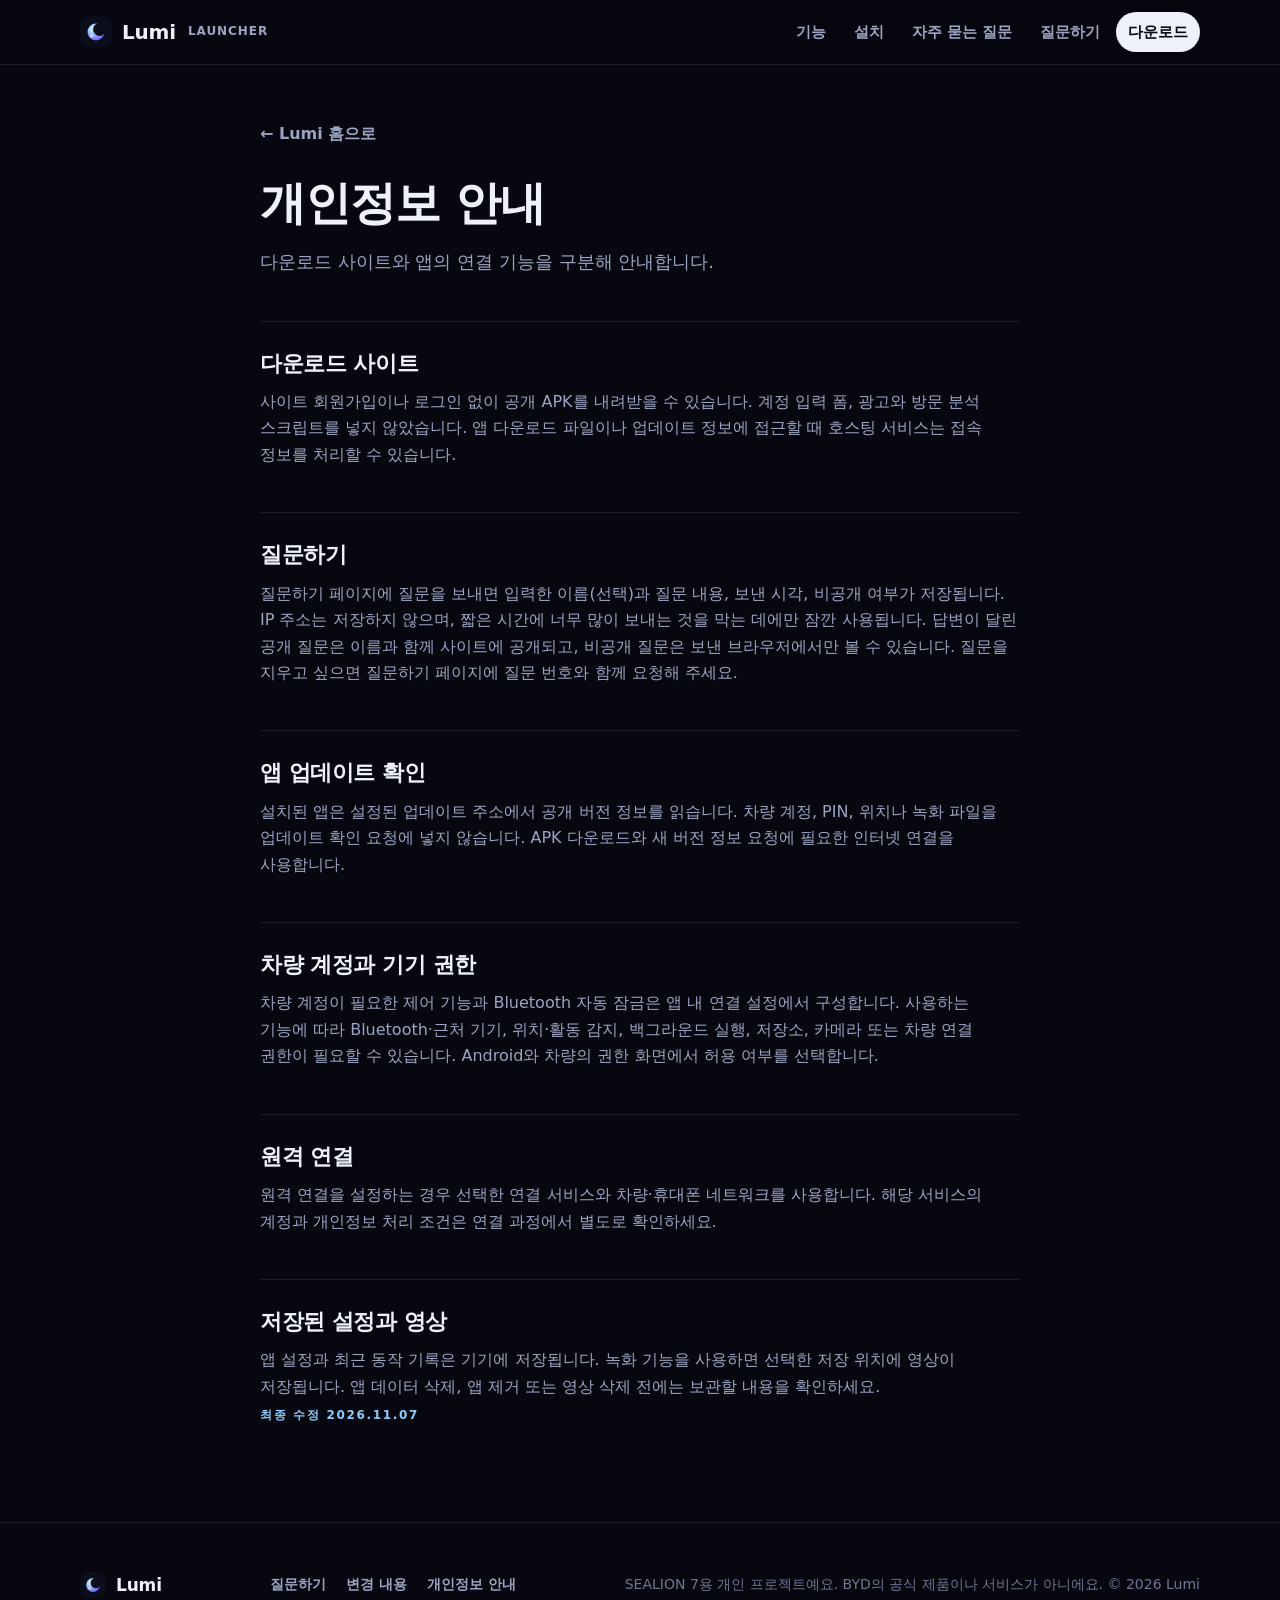
<file: cloudflare/site/privacy.html>
<!doctype html><html lang="ko"><head><meta charset="utf-8"><meta name="viewport" content="width=device-width, initial-scale=1"><meta name="theme-color" content="#07080f"><title>개인정보 안내 — Lumi</title><link rel="icon" href="assets/mark.svg" type="image/svg+xml"><link rel="stylesheet" href="assets/site.css?v=lumi-5"></head><body><a class="skip-link" href="#main">본문 바로가기</a><header class="topbar">
  <div class="wrap">
    <a class="brand" href="index.html" aria-label="Lumi 처음으로"><img src="assets/mark.svg" alt="">Lumi<small>Launcher</small></a>
    <nav class="topnav" aria-label="주 메뉴">
      <a href="index.html#features">기능</a>
      <a href="index.html#install">설치</a>
      <a href="index.html#faq">자주 묻는 질문</a>
      <a href="qna.html">질문하기</a>
      <a class="nav-cta" href="index.html#download">다운로드</a>
    </nav>
  </div>
</header><main id="main" class="doc-main"><a class="back-link" href="index.html">← Lumi 홈으로</a><h1>개인정보 안내</h1><p class="article-intro">다운로드 사이트와 앱의 연결 기능을 구분해 안내합니다.</p><h2>다운로드 사이트</h2><p>사이트 회원가입이나 로그인 없이 공개 APK를 내려받을 수 있습니다. 계정 입력 폼, 광고와 방문 분석 스크립트를 넣지 않았습니다. 앱 다운로드 파일이나 업데이트 정보에 접근할 때 호스팅 서비스는 접속 정보를 처리할 수 있습니다.</p><h2>질문하기</h2><p>질문하기 페이지에 질문을 보내면 입력한 이름(선택)과 질문 내용, 보낸 시각, 비공개 여부가 저장됩니다. IP 주소는 저장하지 않으며, 짧은 시간에 너무 많이 보내는 것을 막는 데에만 잠깐 사용됩니다. 답변이 달린 공개 질문은 이름과 함께 사이트에 공개되고, 비공개 질문은 보낸 브라우저에서만 볼 수 있습니다. 질문을 지우고 싶으면 질문하기 페이지에 질문 번호와 함께 요청해 주세요.</p><h2>앱 업데이트 확인</h2><p>설치된 앱은 설정된 업데이트 주소에서 공개 버전 정보를 읽습니다. 차량 계정, PIN, 위치나 녹화 파일을 업데이트 확인 요청에 넣지 않습니다. APK 다운로드와 새 버전 정보 요청에 필요한 인터넷 연결을 사용합니다.</p><h2>차량 계정과 기기 권한</h2><p>차량 계정이 필요한 제어 기능과 Bluetooth 자동 잠금은 앱 내 연결 설정에서 구성합니다. 사용하는 기능에 따라 Bluetooth·근처 기기, 위치·활동 감지, 백그라운드 실행, 저장소, 카메라 또는 차량 연결 권한이 필요할 수 있습니다. Android와 차량의 권한 화면에서 허용 여부를 선택합니다.</p><h2>원격 연결</h2><p>원격 연결을 설정하는 경우 선택한 연결 서비스와 차량·휴대폰 네트워크를 사용합니다. 해당 서비스의 계정과 개인정보 처리 조건은 연결 과정에서 별도로 확인하세요.</p><h2>저장된 설정과 영상</h2><p>앱 설정과 최근 동작 기록은 기기에 저장됩니다. 녹화 기능을 사용하면 선택한 저장 위치에 영상이 저장됩니다. 앱 데이터 삭제, 앱 제거 또는 영상 삭제 전에는 보관할 내용을 확인하세요.</p><p class="eyebrow">최종 수정 2026.11.07</p></main>
<footer class="footer">
  <div class="wrap">
    <a class="brand" href="index.html"><img src="assets/mark.svg" alt="">Lumi</a>
    <nav aria-label="사이트 정보"><a href="qna.html">질문하기</a><a href="release-notes.html">변경 내용</a><a href="privacy.html">개인정보 안내</a></nav>
    <p>SEALION 7용 개인 프로젝트예요. BYD의 공식 제품이나 서비스가 아니에요. © 2026 Lumi</p>
  </div>
</footer>
</body></html>
</file>
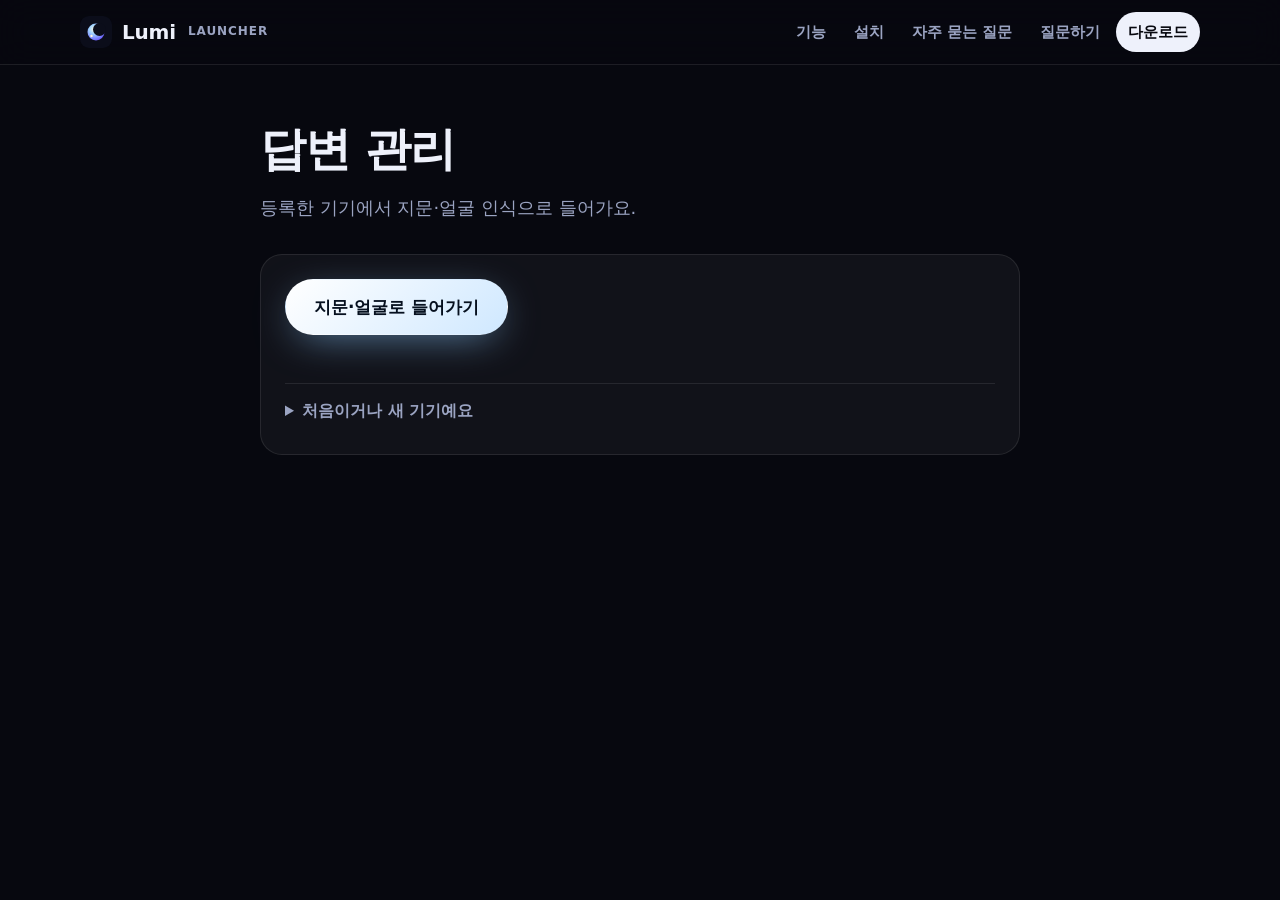
<file: cloudflare/site/qna-admin.html>
<!doctype html><html lang="ko"><head><meta charset="utf-8"><meta name="viewport" content="width=device-width, initial-scale=1"><meta name="theme-color" content="#07080f"><meta name="robots" content="noindex, nofollow"><meta name="referrer" content="no-referrer"><title>답변 관리 — Lumi</title><link rel="icon" href="assets/mark.svg" type="image/svg+xml"><link rel="stylesheet" href="assets/site.css?v=lumi-5"></head><body><a class="skip-link" href="#main">본문 바로가기</a><header class="topbar">
  <div class="wrap">
    <a class="brand" href="index.html" aria-label="Lumi 처음으로"><img src="assets/mark.svg" alt="">Lumi<small>Launcher</small></a>
    <nav class="topnav" aria-label="주 메뉴">
      <a href="index.html#features">기능</a>
      <a href="index.html#install">설치</a>
      <a href="index.html#faq">자주 묻는 질문</a>
      <a href="qna.html">질문하기</a>
      <a class="nav-cta" href="index.html#download">다운로드</a>
    </nav>
  </div>
</header><main id="main" class="doc-main qna"><h1>답변 관리</h1><p class="article-intro">등록한 기기에서 지문·얼굴 인식으로 들어가요.</p>
<div id="login" class="qna-form qna-login">
  <button class="btn btn-primary qna-passkey" type="button" id="signin">지문·얼굴로 들어가기</button>
  <p class="qna-status" id="login-status" role="status" aria-live="polite"></p>
  <details class="qna-first" id="first">
    <summary>처음이거나 새 기기예요</summary>
    <form id="keyform" class="qna-keyform" autocomplete="off">
      <p class="qna-note">이 기기를 처음 등록할 때 한 번만 주인 키가 필요해요. 등록한 뒤에는 지문·얼굴로 들어가요. 이미 로그인한 기기가 있으면 그 기기의 「기기」 탭에서 키 없이 추가할 수도 있어요.</p>
      <label class="qna-field"><span>주인 키</span><input name="key" type="password" autocomplete="current-password" spellcheck="false" placeholder="주인 키를 붙여 넣으세요"></label>
      <div class="qna-actions"><button class="btn btn-primary" type="submit" data-mode="register">이 기기 등록하기</button><button class="btn btn-ghost" type="submit" data-mode="key">키로만 들어가기</button></div>
    </form>
  </details>
</div>
<section id="panel" hidden>
  <div class="qna-tabs" role="tablist">
    <button type="button" role="tab" data-filter="pending" aria-selected="true">답변 대기 <b id="c-pending">0</b></button>
    <button type="button" role="tab" data-filter="answered" aria-selected="false">답변함 <b id="c-answered">0</b></button>
    <button type="button" role="tab" data-filter="hidden" aria-selected="false">숨김 <b id="c-hidden">0</b></button>
    <button type="button" role="tab" data-filter="devices" aria-selected="false">기기</button>
    <button type="button" class="qna-logout" id="logout">로그아웃</button>
  </div>
  <p class="qna-status" id="panel-status" role="status" aria-live="polite"></p>
  <div id="items" class="qna-list"></div>
</section>
</main>
<script src="assets/qna-admin.js?v=2" defer></script>
</body></html>
</file>
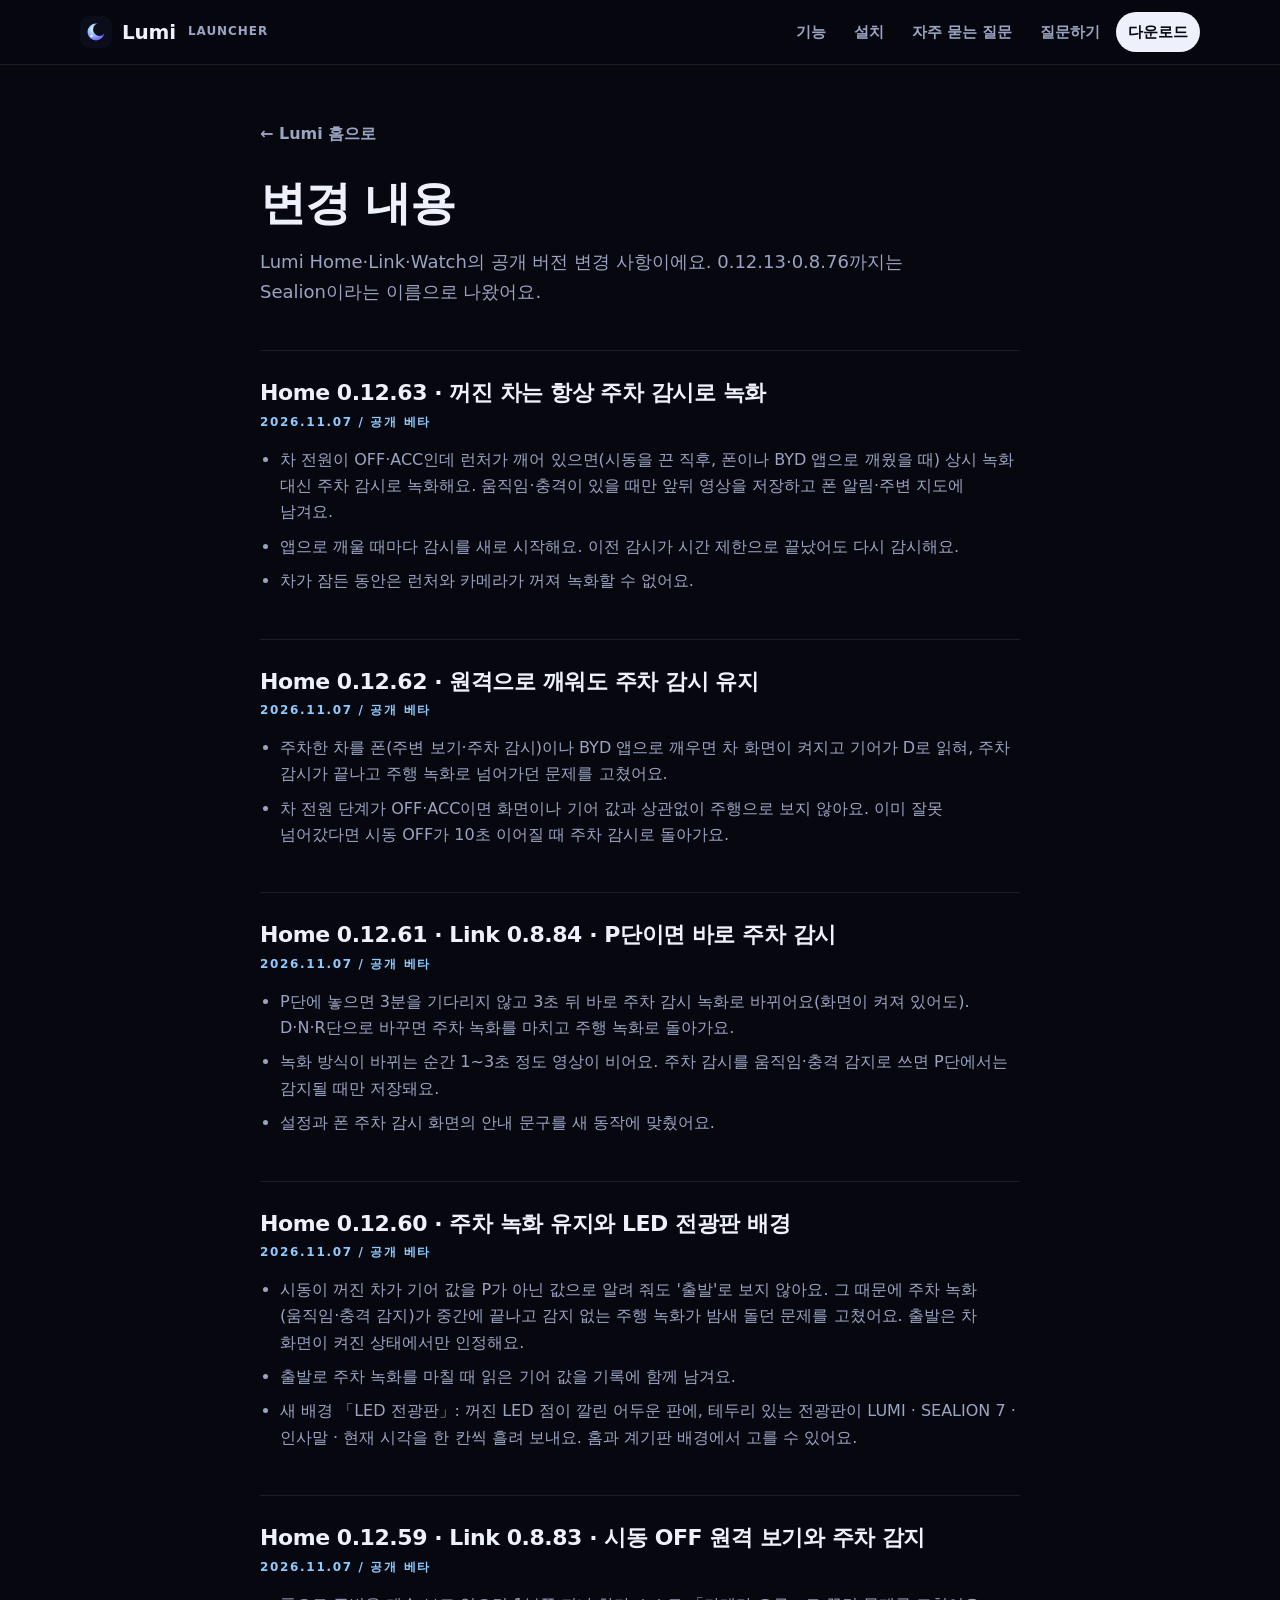
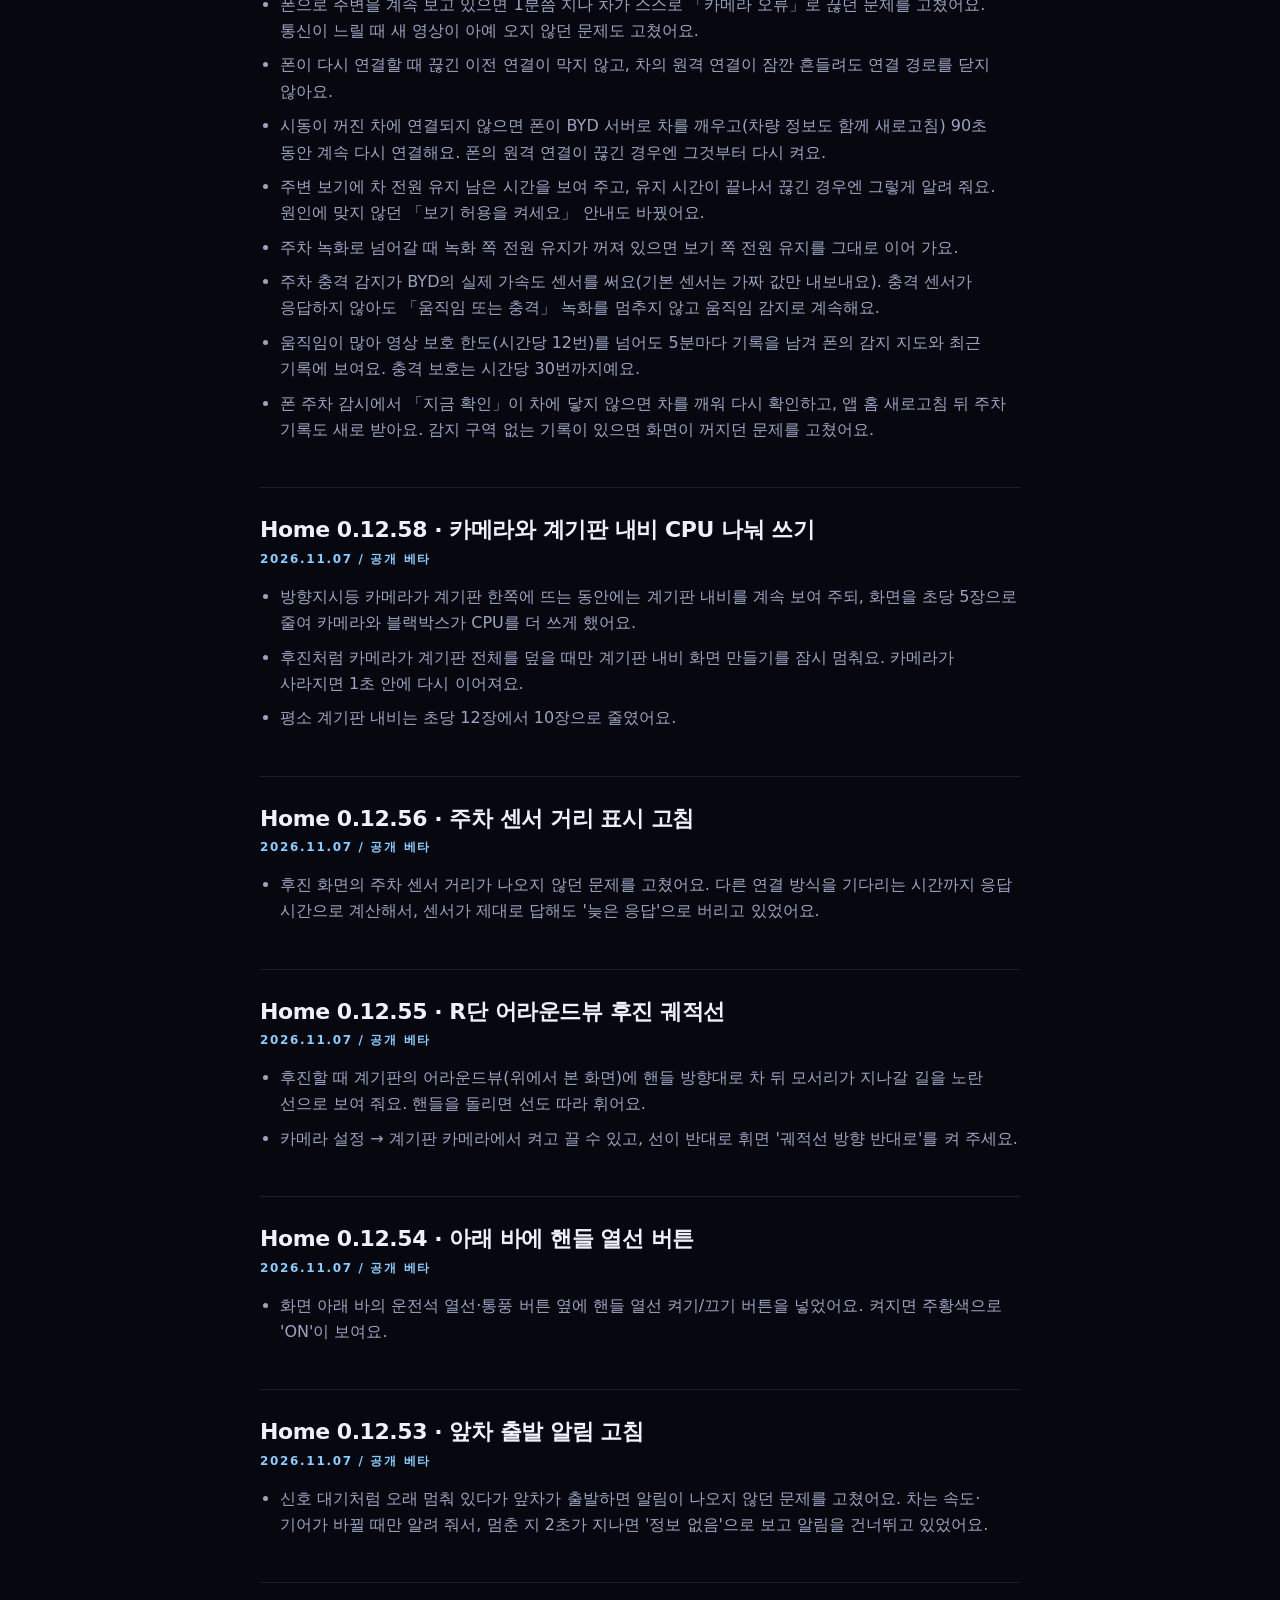
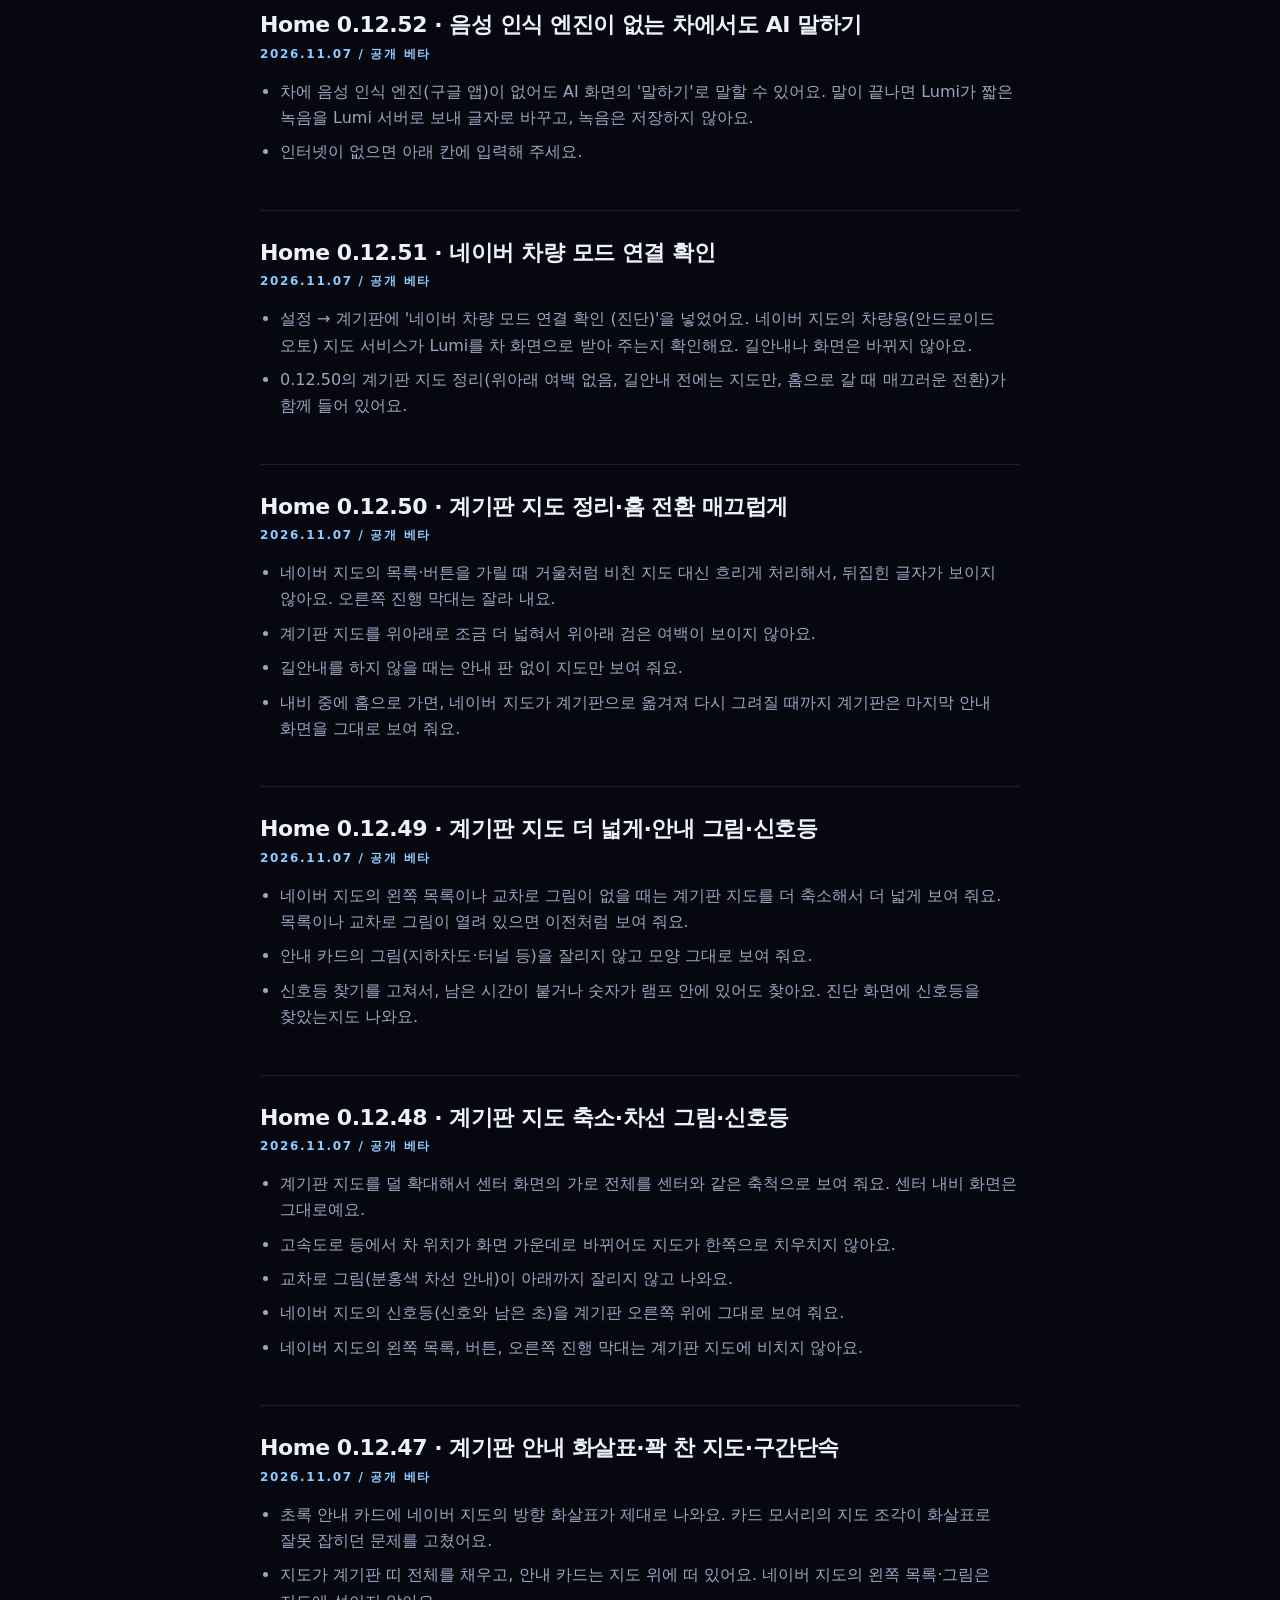
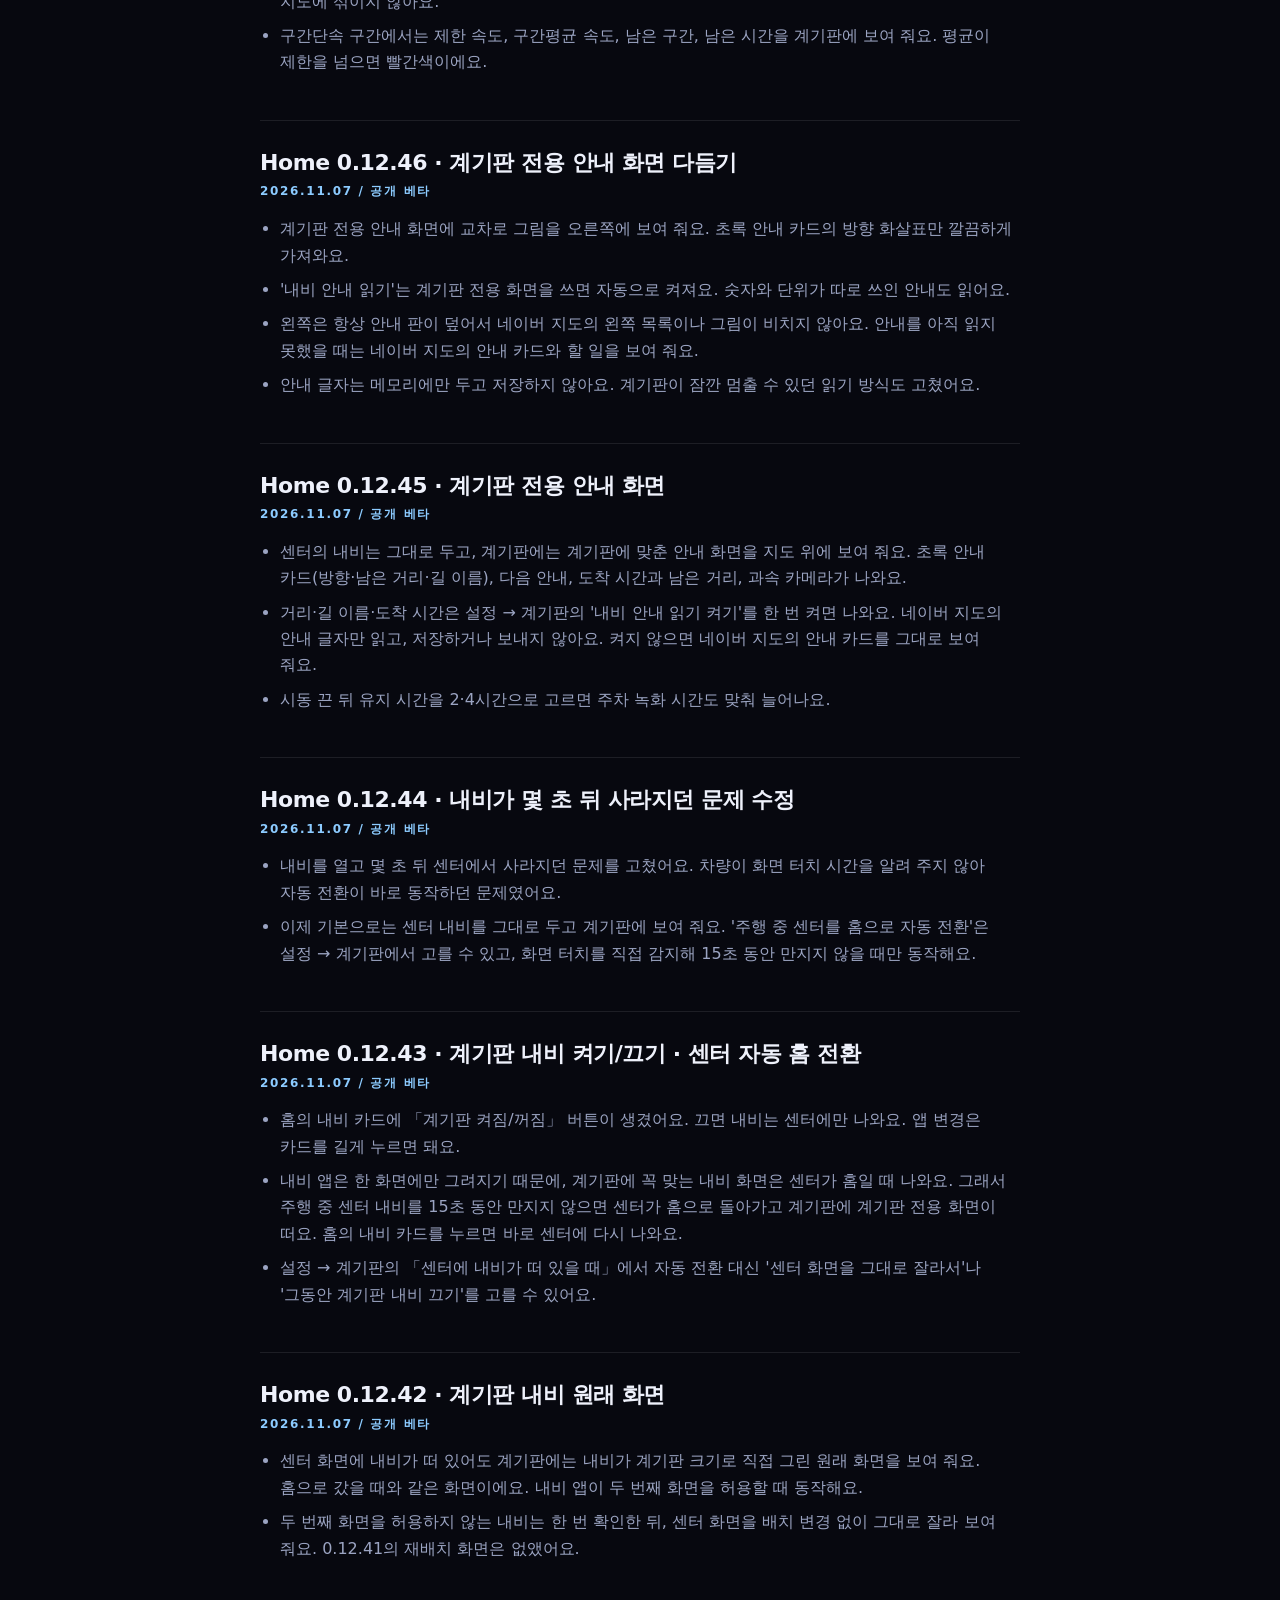
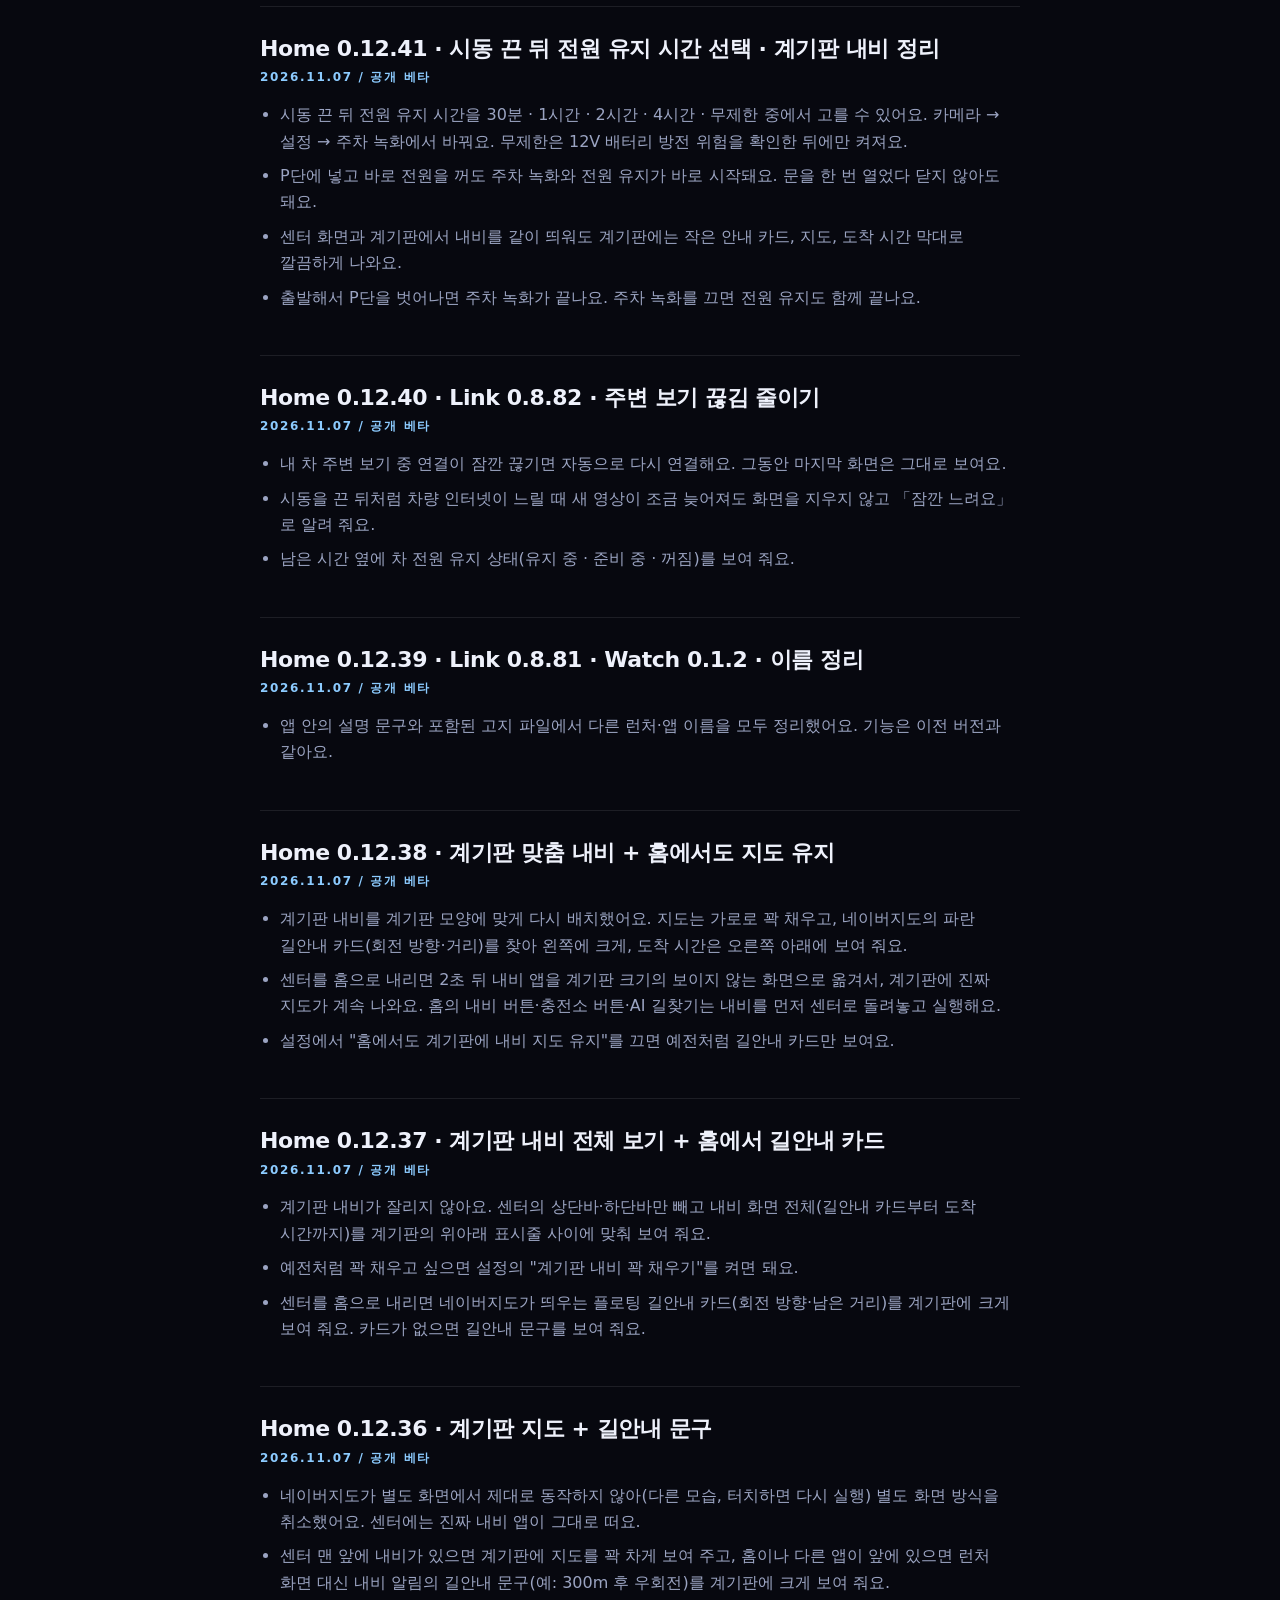
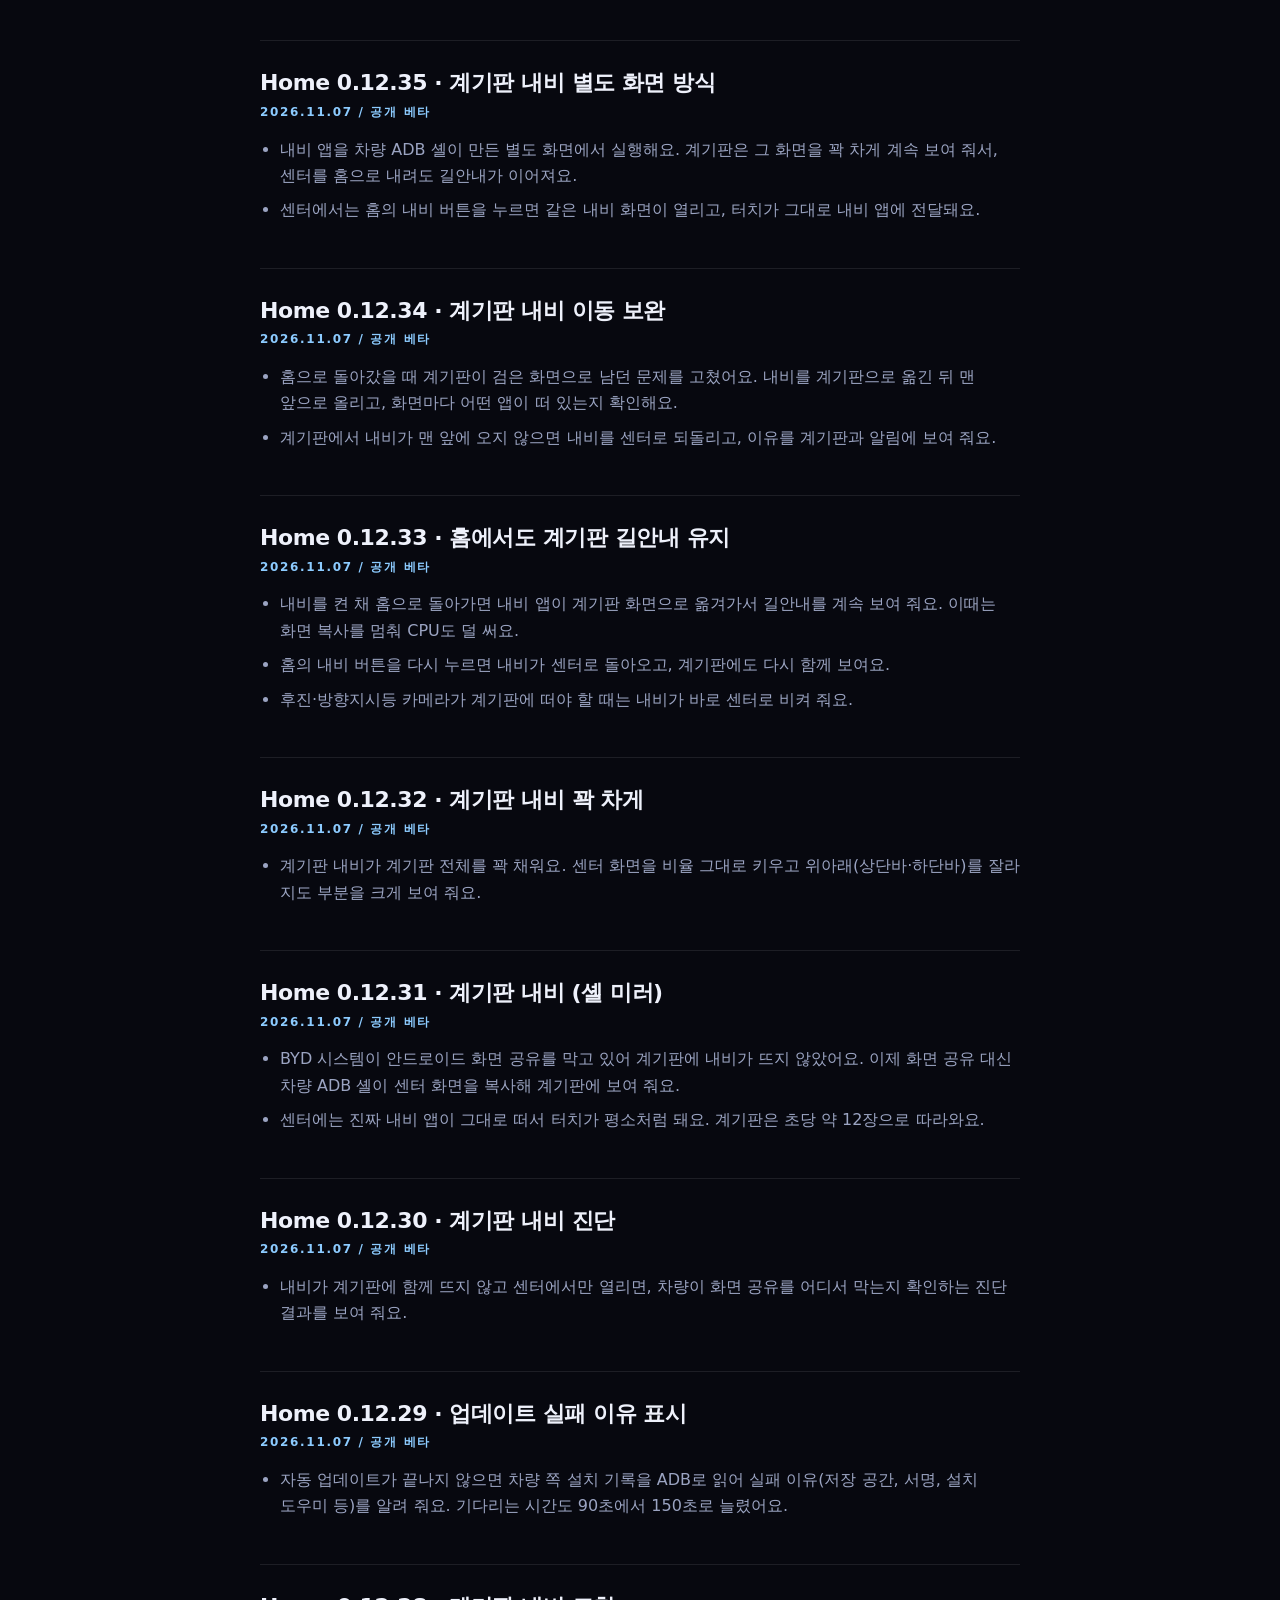
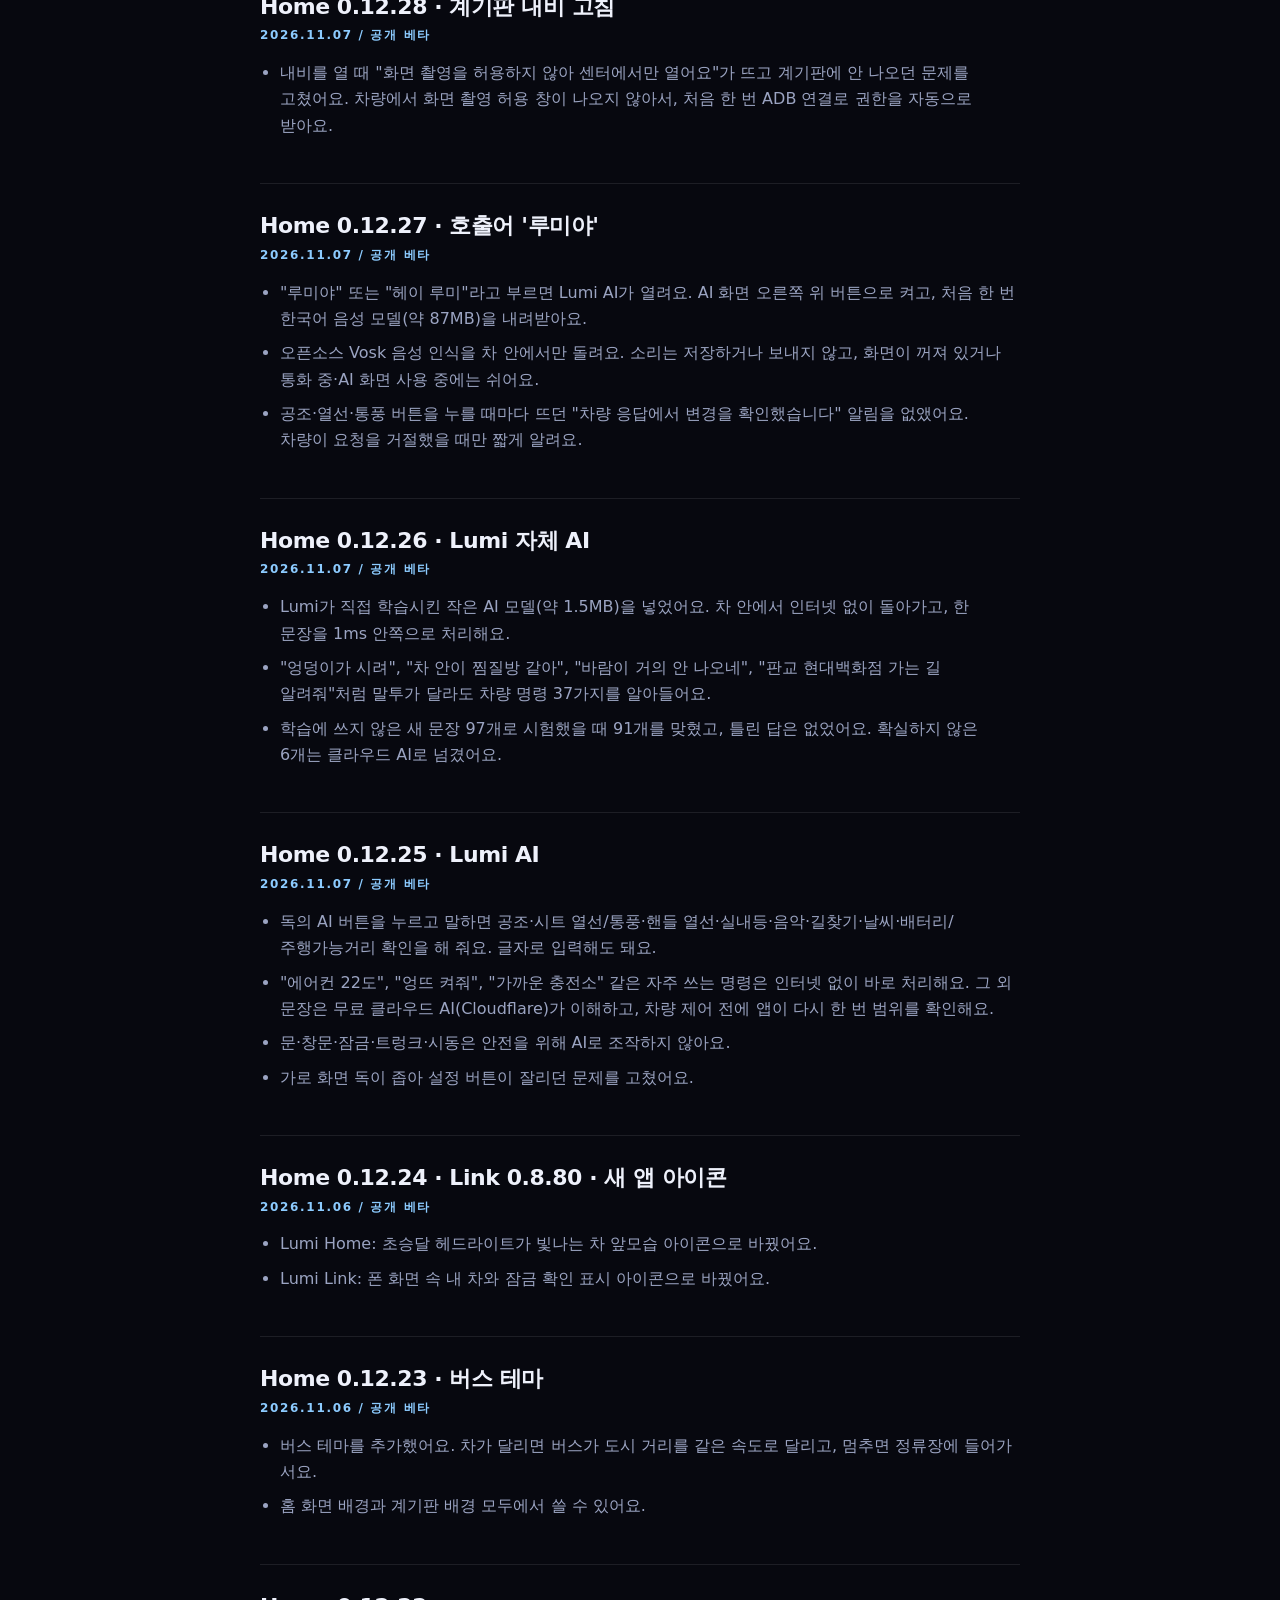
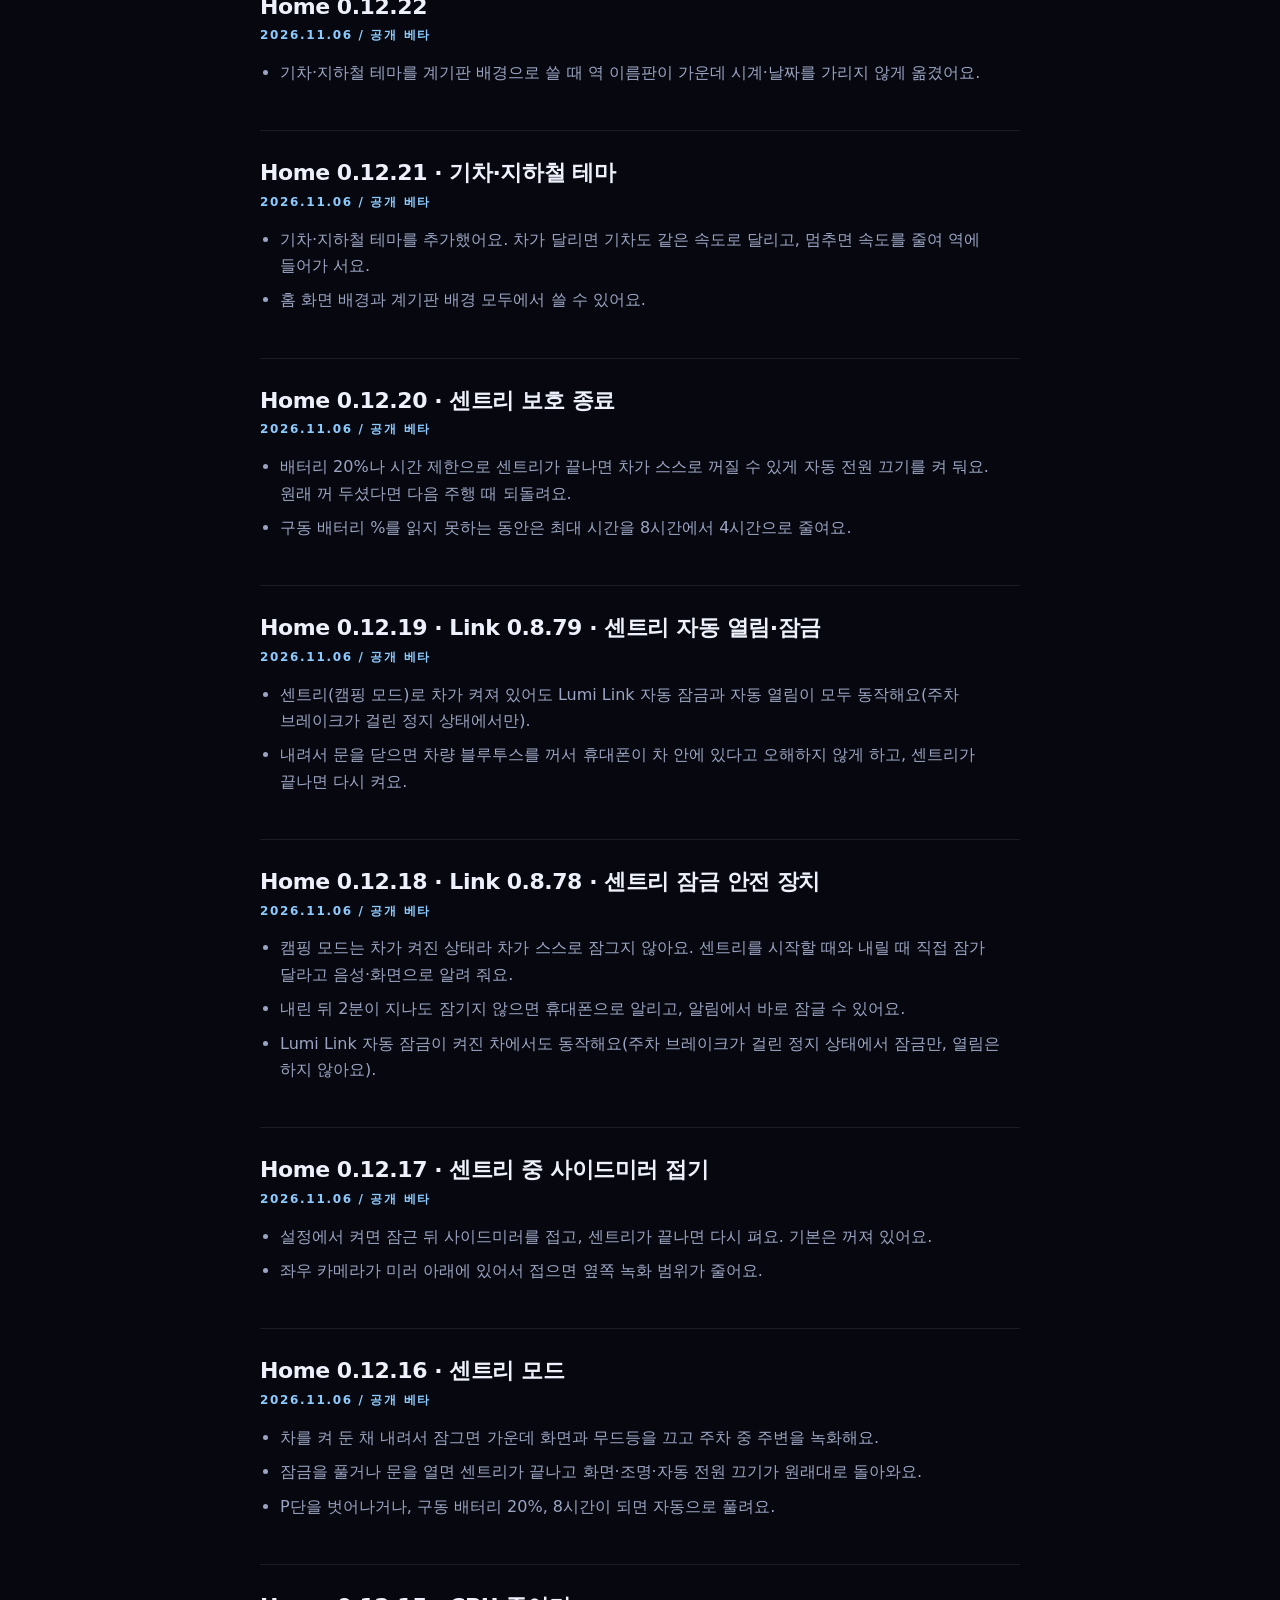
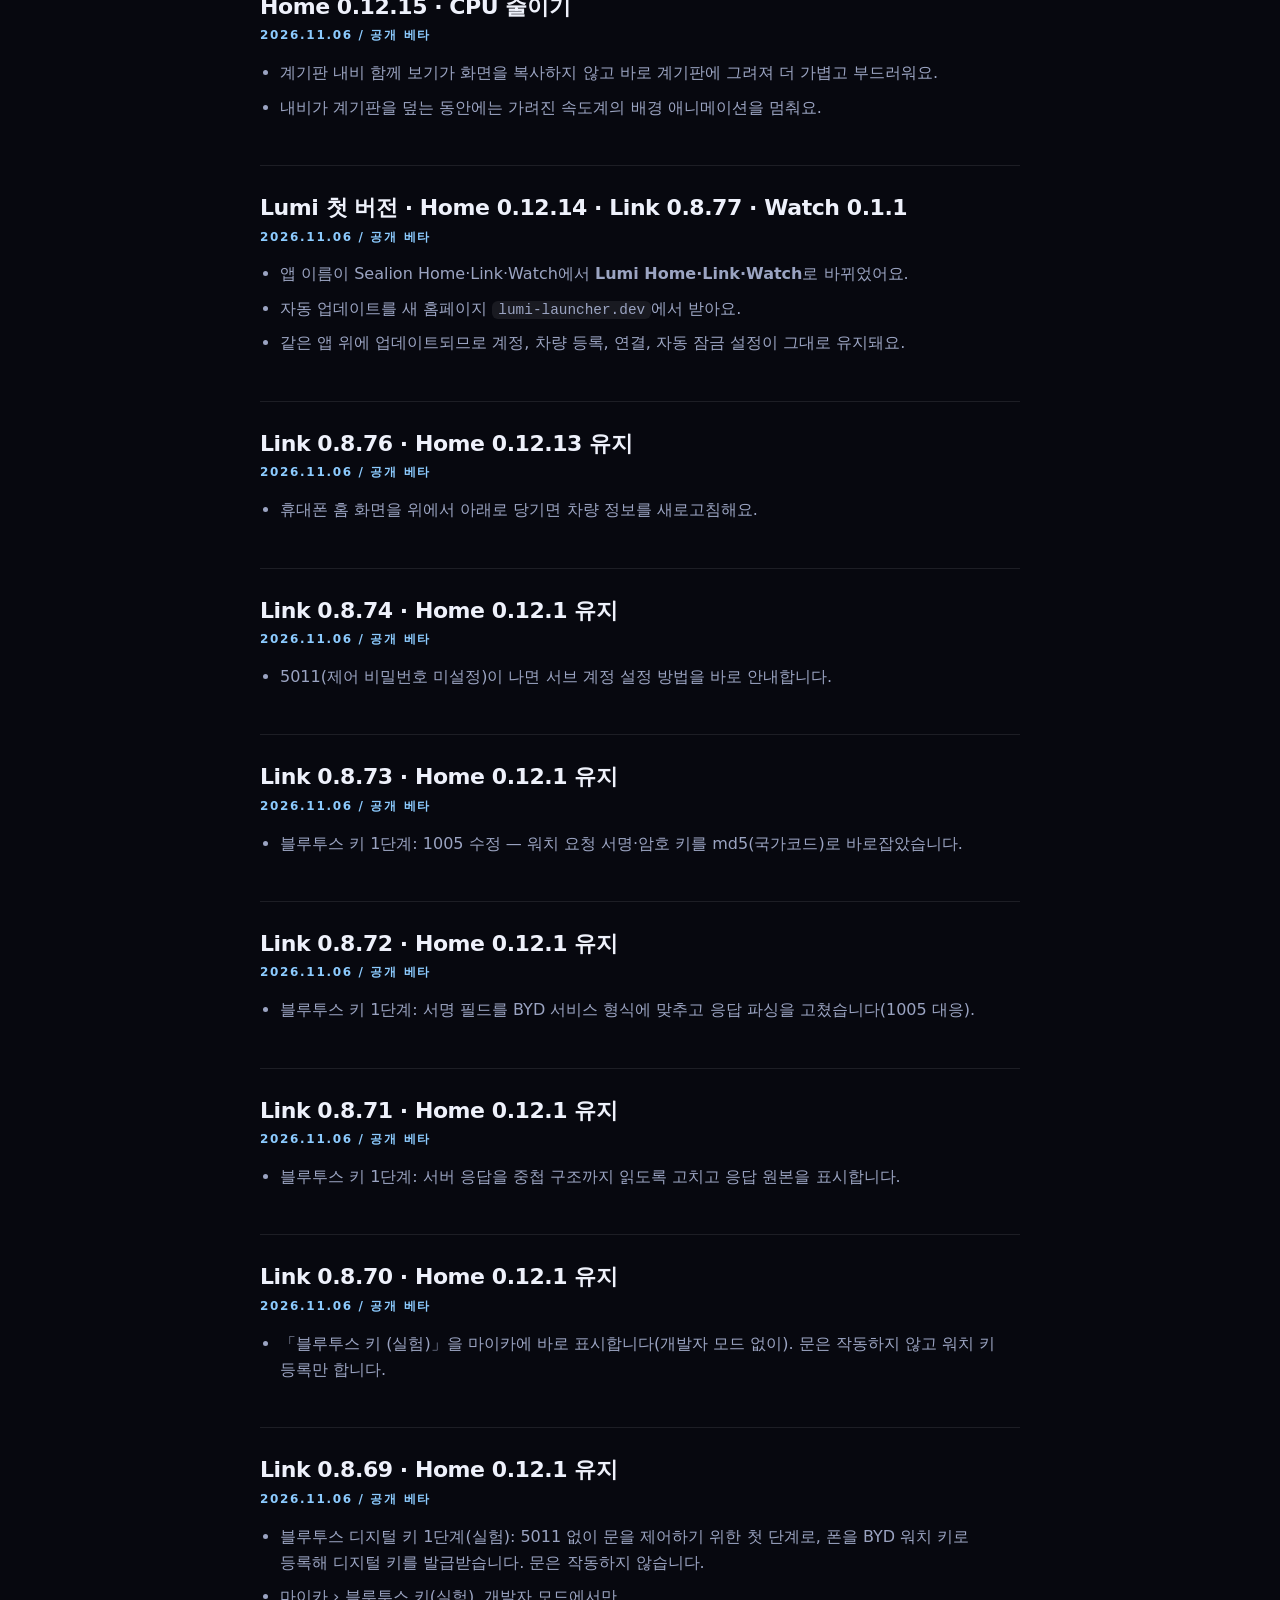
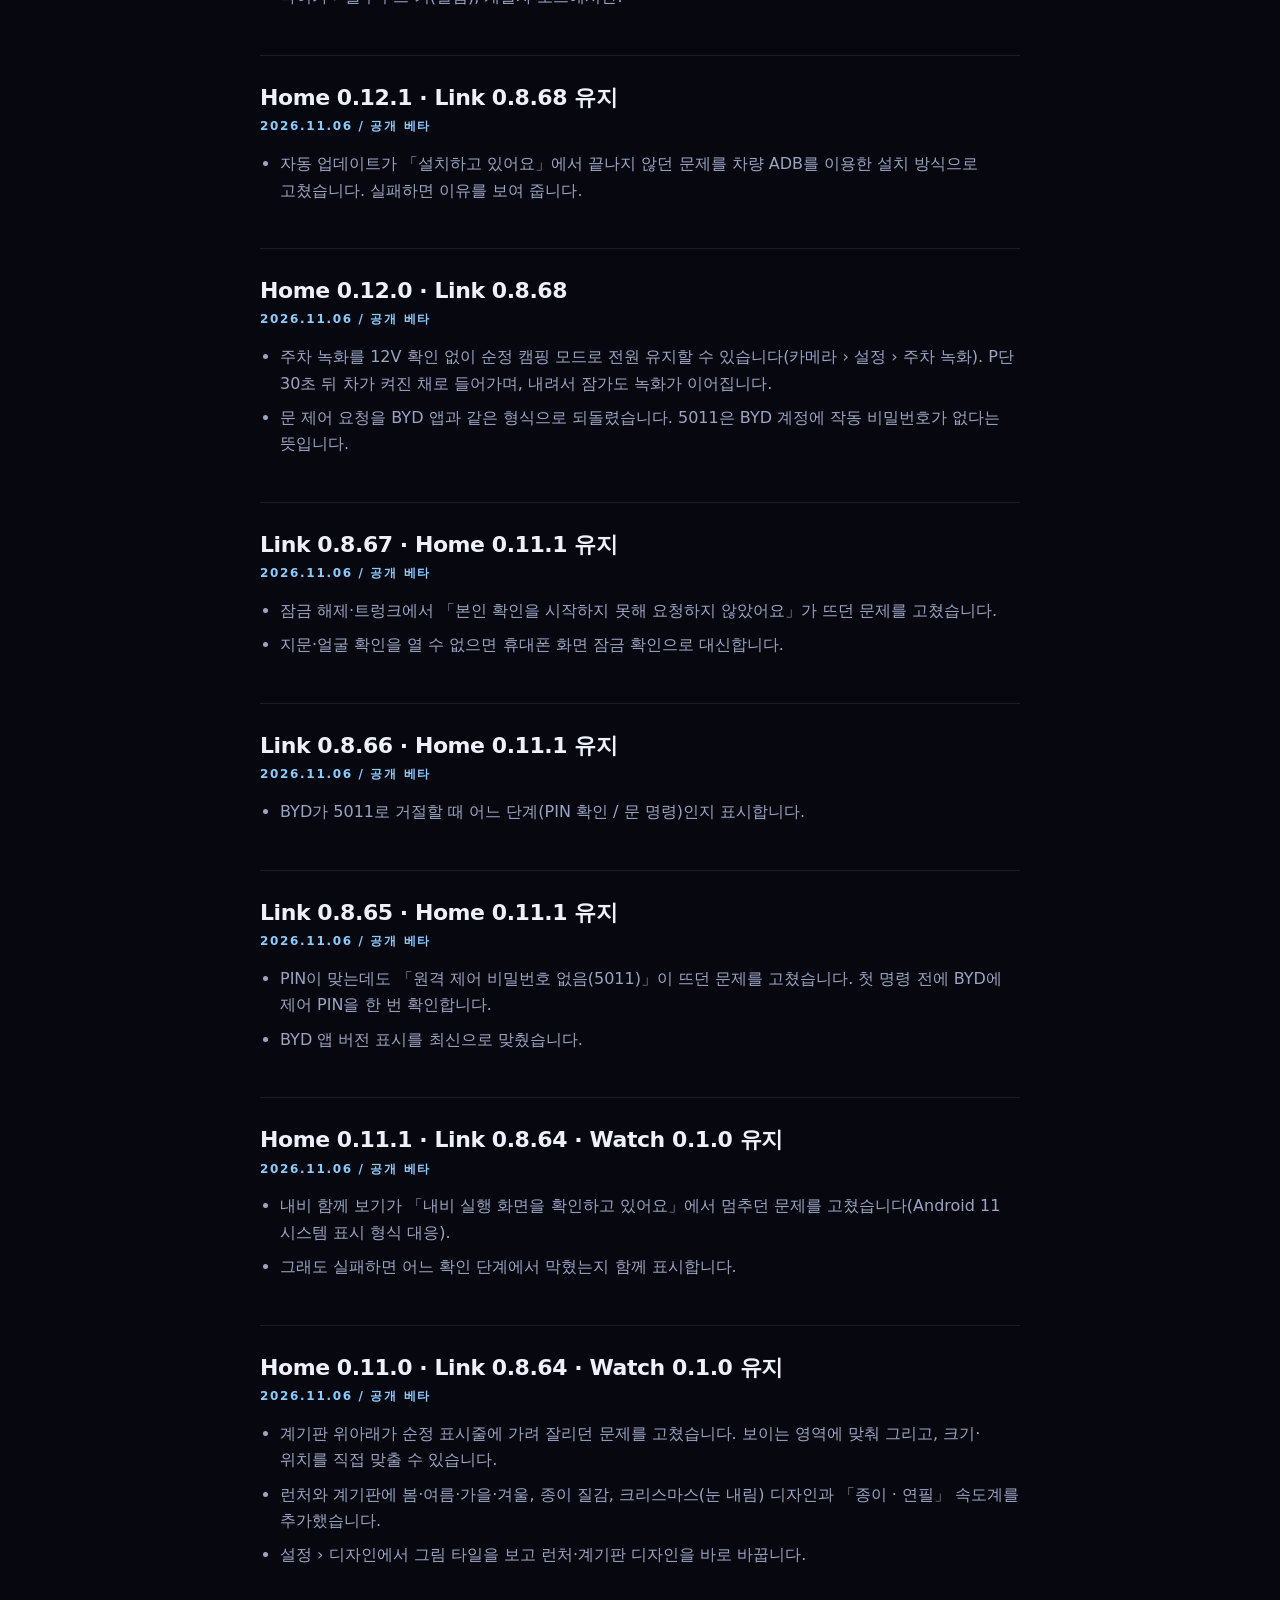
<file: cloudflare/site/release-notes.html>
<!doctype html><html lang="ko"><head><meta charset="utf-8"><meta name="viewport" content="width=device-width, initial-scale=1"><meta name="theme-color" content="#07080f"><title>변경 내용 — Lumi</title><link rel="icon" href="assets/mark.svg" type="image/svg+xml"><link rel="stylesheet" href="assets/site.css?v=lumi-5"></head><body><a class="skip-link" href="#main">본문 바로가기</a><header class="topbar">
  <div class="wrap">
    <a class="brand" href="index.html" aria-label="Lumi 처음으로"><img src="assets/mark.svg" alt="">Lumi<small>Launcher</small></a>
    <nav class="topnav" aria-label="주 메뉴">
      <a href="index.html#features">기능</a>
      <a href="index.html#install">설치</a>
      <a href="index.html#faq">자주 묻는 질문</a>
      <a href="qna.html">질문하기</a>
      <a class="nav-cta" href="index.html#download">다운로드</a>
    </nav>
  </div>
</header><main id="main" class="doc-main"><a class="back-link" href="index.html">← Lumi 홈으로</a><h1>변경 내용</h1><p class="article-intro">Lumi Home·Link·Watch의 공개 버전 변경 사항이에요. 0.12.13·0.8.76까지는 Sealion이라는 이름으로 나왔어요.</p>
<h2>Home 0.12.63 · 꺼진 차는 항상 주차 감시로 녹화</h2>
<p class="eyebrow">2026.11.07 / 공개 베타</p>
<ul>
<li>차 전원이 OFF·ACC인데 런처가 깨어 있으면(시동을 끈 직후, 폰이나 BYD 앱으로 깨웠을 때) 상시 녹화 대신 주차 감시로 녹화해요. 움직임·충격이 있을 때만 앞뒤 영상을 저장하고 폰 알림·주변 지도에 남겨요.</li>
<li>앱으로 깨울 때마다 감시를 새로 시작해요. 이전 감시가 시간 제한으로 끝났어도 다시 감시해요.</li>
<li>차가 잠든 동안은 런처와 카메라가 꺼져 녹화할 수 없어요.</li>
</ul>
<h2>Home 0.12.62 · 원격으로 깨워도 주차 감시 유지</h2>
<p class="eyebrow">2026.11.07 / 공개 베타</p>
<ul>
<li>주차한 차를 폰(주변 보기·주차 감시)이나 BYD 앱으로 깨우면 차 화면이 켜지고 기어가 D로 읽혀, 주차 감시가 끝나고 주행 녹화로 넘어가던 문제를 고쳤어요.</li>
<li>차 전원 단계가 OFF·ACC이면 화면이나 기어 값과 상관없이 주행으로 보지 않아요. 이미 잘못 넘어갔다면 시동 OFF가 10초 이어질 때 주차 감시로 돌아가요.</li>
</ul>
<h2>Home 0.12.61 · Link 0.8.84 · P단이면 바로 주차 감시</h2>
<p class="eyebrow">2026.11.07 / 공개 베타</p>
<ul>
<li>P단에 놓으면 3분을 기다리지 않고 3초 뒤 바로 주차 감시 녹화로 바뀌어요(화면이 켜져 있어도). D·N·R단으로 바꾸면 주차 녹화를 마치고 주행 녹화로 돌아가요.</li>
<li>녹화 방식이 바뀌는 순간 1~3초 정도 영상이 비어요. 주차 감시를 움직임·충격 감지로 쓰면 P단에서는 감지될 때만 저장돼요.</li>
<li>설정과 폰 주차 감시 화면의 안내 문구를 새 동작에 맞췄어요.</li>
</ul>
<h2>Home 0.12.60 · 주차 녹화 유지와 LED 전광판 배경</h2>
<p class="eyebrow">2026.11.07 / 공개 베타</p>
<ul>
<li>시동이 꺼진 차가 기어 값을 P가 아닌 값으로 알려 줘도 '출발'로 보지 않아요. 그 때문에 주차 녹화(움직임·충격 감지)가 중간에 끝나고 감지 없는 주행 녹화가 밤새 돌던 문제를 고쳤어요. 출발은 차 화면이 켜진 상태에서만 인정해요.</li>
<li>출발로 주차 녹화를 마칠 때 읽은 기어 값을 기록에 함께 남겨요.</li>
<li>새 배경 「LED 전광판」: 꺼진 LED 점이 깔린 어두운 판에, 테두리 있는 전광판이 LUMI · SEALION 7 · 인사말 · 현재 시각을 한 칸씩 흘려 보내요. 홈과 계기판 배경에서 고를 수 있어요.</li>
</ul>
<h2>Home 0.12.59 · Link 0.8.83 · 시동 OFF 원격 보기와 주차 감지</h2>
<p class="eyebrow">2026.11.07 / 공개 베타</p>
<ul>
<li>폰으로 주변을 계속 보고 있으면 1분쯤 지나 차가 스스로 「카메라 오류」로 끊던 문제를 고쳤어요. 통신이 느릴 때 새 영상이 아예 오지 않던 문제도 고쳤어요.</li>
<li>폰이 다시 연결할 때 끊긴 이전 연결이 막지 않고, 차의 원격 연결이 잠깐 흔들려도 연결 경로를 닫지 않아요.</li>
<li>시동이 꺼진 차에 연결되지 않으면 폰이 BYD 서버로 차를 깨우고(차량 정보도 함께 새로고침) 90초 동안 계속 다시 연결해요. 폰의 원격 연결이 끊긴 경우엔 그것부터 다시 켜요.</li>
<li>주변 보기에 차 전원 유지 남은 시간을 보여 주고, 유지 시간이 끝나서 끊긴 경우엔 그렇게 알려 줘요. 원인에 맞지 않던 「보기 허용을 켜세요」 안내도 바꿨어요.</li>
<li>주차 녹화로 넘어갈 때 녹화 쪽 전원 유지가 꺼져 있으면 보기 쪽 전원 유지를 그대로 이어 가요.</li>
<li>주차 충격 감지가 BYD의 실제 가속도 센서를 써요(기본 센서는 가짜 값만 내보내요). 충격 센서가 응답하지 않아도 「움직임 또는 충격」 녹화를 멈추지 않고 움직임 감지로 계속해요.</li>
<li>움직임이 많아 영상 보호 한도(시간당 12번)를 넘어도 5분마다 기록을 남겨 폰의 감지 지도와 최근 기록에 보여요. 충격 보호는 시간당 30번까지예요.</li>
<li>폰 주차 감시에서 「지금 확인」이 차에 닿지 않으면 차를 깨워 다시 확인하고, 앱 홈 새로고침 뒤 주차 기록도 새로 받아요. 감지 구역 없는 기록이 있으면 화면이 꺼지던 문제를 고쳤어요.</li>
</ul>
<h2>Home 0.12.58 · 카메라와 계기판 내비 CPU 나눠 쓰기</h2>
<p class="eyebrow">2026.11.07 / 공개 베타</p>
<ul>
<li>방향지시등 카메라가 계기판 한쪽에 뜨는 동안에는 계기판 내비를 계속 보여 주되, 화면을 초당 5장으로 줄여 카메라와 블랙박스가 CPU를 더 쓰게 했어요.</li>
<li>후진처럼 카메라가 계기판 전체를 덮을 때만 계기판 내비 화면 만들기를 잠시 멈춰요. 카메라가 사라지면 1초 안에 다시 이어져요.</li>
<li>평소 계기판 내비는 초당 12장에서 10장으로 줄였어요.</li>
</ul>
<h2>Home 0.12.56 · 주차 센서 거리 표시 고침</h2>
<p class="eyebrow">2026.11.07 / 공개 베타</p>
<ul>
<li>후진 화면의 주차 센서 거리가 나오지 않던 문제를 고쳤어요. 다른 연결 방식을 기다리는 시간까지 응답 시간으로 계산해서, 센서가 제대로 답해도 '늦은 응답'으로 버리고 있었어요.</li>
</ul>
<h2>Home 0.12.55 · R단 어라운드뷰 후진 궤적선</h2>
<p class="eyebrow">2026.11.07 / 공개 베타</p>
<ul>
<li>후진할 때 계기판의 어라운드뷰(위에서 본 화면)에 핸들 방향대로 차 뒤 모서리가 지나갈 길을 노란 선으로 보여 줘요. 핸들을 돌리면 선도 따라 휘어요.</li>
<li>카메라 설정 → 계기판 카메라에서 켜고 끌 수 있고, 선이 반대로 휘면 '궤적선 방향 반대로'를 켜 주세요.</li>
</ul>
<h2>Home 0.12.54 · 아래 바에 핸들 열선 버튼</h2>
<p class="eyebrow">2026.11.07 / 공개 베타</p>
<ul>
<li>화면 아래 바의 운전석 열선·통풍 버튼 옆에 핸들 열선 켜기/끄기 버튼을 넣었어요. 켜지면 주황색으로 'ON'이 보여요.</li>
</ul>
<h2>Home 0.12.53 · 앞차 출발 알림 고침</h2>
<p class="eyebrow">2026.11.07 / 공개 베타</p>
<ul>
<li>신호 대기처럼 오래 멈춰 있다가 앞차가 출발하면 알림이 나오지 않던 문제를 고쳤어요. 차는 속도·기어가 바뀔 때만 알려 줘서, 멈춘 지 2초가 지나면 '정보 없음'으로 보고 알림을 건너뛰고 있었어요.</li>
</ul>
<h2>Home 0.12.52 · 음성 인식 엔진이 없는 차에서도 AI 말하기</h2>
<p class="eyebrow">2026.11.07 / 공개 베타</p>
<ul>
<li>차에 음성 인식 엔진(구글 앱)이 없어도 AI 화면의 '말하기'로 말할 수 있어요. 말이 끝나면 Lumi가 짧은 녹음을 Lumi 서버로 보내 글자로 바꾸고, 녹음은 저장하지 않아요.</li>
<li>인터넷이 없으면 아래 칸에 입력해 주세요.</li>
</ul>
<h2>Home 0.12.51 · 네이버 차량 모드 연결 확인</h2>
<p class="eyebrow">2026.11.07 / 공개 베타</p>
<ul>
<li>설정 → 계기판에 '네이버 차량 모드 연결 확인 (진단)'을 넣었어요. 네이버 지도의 차량용(안드로이드 오토) 지도 서비스가 Lumi를 차 화면으로 받아 주는지 확인해요. 길안내나 화면은 바뀌지 않아요.</li>
<li>0.12.50의 계기판 지도 정리(위아래 여백 없음, 길안내 전에는 지도만, 홈으로 갈 때 매끄러운 전환)가 함께 들어 있어요.</li>
</ul>
<h2>Home 0.12.50 · 계기판 지도 정리·홈 전환 매끄럽게</h2>
<p class="eyebrow">2026.11.07 / 공개 베타</p>
<ul>
<li>네이버 지도의 목록·버튼을 가릴 때 거울처럼 비친 지도 대신 흐리게 처리해서, 뒤집힌 글자가 보이지 않아요. 오른쪽 진행 막대는 잘라 내요.</li>
<li>계기판 지도를 위아래로 조금 더 넓혀서 위아래 검은 여백이 보이지 않아요.</li>
<li>길안내를 하지 않을 때는 안내 판 없이 지도만 보여 줘요.</li>
<li>내비 중에 홈으로 가면, 네이버 지도가 계기판으로 옮겨져 다시 그려질 때까지 계기판은 마지막 안내 화면을 그대로 보여 줘요.</li>
</ul>
<h2>Home 0.12.49 · 계기판 지도 더 넓게·안내 그림·신호등</h2>
<p class="eyebrow">2026.11.07 / 공개 베타</p>
<ul>
<li>네이버 지도의 왼쪽 목록이나 교차로 그림이 없을 때는 계기판 지도를 더 축소해서 더 넓게 보여 줘요. 목록이나 교차로 그림이 열려 있으면 이전처럼 보여 줘요.</li>
<li>안내 카드의 그림(지하차도·터널 등)을 잘리지 않고 모양 그대로 보여 줘요.</li>
<li>신호등 찾기를 고쳐서, 남은 시간이 붙거나 숫자가 램프 안에 있어도 찾아요. 진단 화면에 신호등을 찾았는지도 나와요.</li>
</ul>
<h2>Home 0.12.48 · 계기판 지도 축소·차선 그림·신호등</h2>
<p class="eyebrow">2026.11.07 / 공개 베타</p>
<ul>
<li>계기판 지도를 덜 확대해서 센터 화면의 가로 전체를 센터와 같은 축척으로 보여 줘요. 센터 내비 화면은 그대로예요.</li>
<li>고속도로 등에서 차 위치가 화면 가운데로 바뀌어도 지도가 한쪽으로 치우치지 않아요.</li>
<li>교차로 그림(분홍색 차선 안내)이 아래까지 잘리지 않고 나와요.</li>
<li>네이버 지도의 신호등(신호와 남은 초)을 계기판 오른쪽 위에 그대로 보여 줘요.</li>
<li>네이버 지도의 왼쪽 목록, 버튼, 오른쪽 진행 막대는 계기판 지도에 비치지 않아요.</li>
</ul>
<h2>Home 0.12.47 · 계기판 안내 화살표·꽉 찬 지도·구간단속</h2>
<p class="eyebrow">2026.11.07 / 공개 베타</p>
<ul>
<li>초록 안내 카드에 네이버 지도의 방향 화살표가 제대로 나와요. 카드 모서리의 지도 조각이 화살표로 잘못 잡히던 문제를 고쳤어요.</li>
<li>지도가 계기판 띠 전체를 채우고, 안내 카드는 지도 위에 떠 있어요. 네이버 지도의 왼쪽 목록·그림은 지도에 섞이지 않아요.</li>
<li>구간단속 구간에서는 제한 속도, 구간평균 속도, 남은 구간, 남은 시간을 계기판에 보여 줘요. 평균이 제한을 넘으면 빨간색이에요.</li>
</ul>
<h2>Home 0.12.46 · 계기판 전용 안내 화면 다듬기</h2>
<p class="eyebrow">2026.11.07 / 공개 베타</p>
<ul>
<li>계기판 전용 안내 화면에 교차로 그림을 오른쪽에 보여 줘요. 초록 안내 카드의 방향 화살표만 깔끔하게 가져와요.</li>
<li>'내비 안내 읽기'는 계기판 전용 화면을 쓰면 자동으로 켜져요. 숫자와 단위가 따로 쓰인 안내도 읽어요.</li>
<li>왼쪽은 항상 안내 판이 덮어서 네이버 지도의 왼쪽 목록이나 그림이 비치지 않아요. 안내를 아직 읽지 못했을 때는 네이버 지도의 안내 카드와 할 일을 보여 줘요.</li>
<li>안내 글자는 메모리에만 두고 저장하지 않아요. 계기판이 잠깐 멈출 수 있던 읽기 방식도 고쳤어요.</li>
</ul>
<h2>Home 0.12.45 · 계기판 전용 안내 화면</h2>
<p class="eyebrow">2026.11.07 / 공개 베타</p>
<ul>
<li>센터의 내비는 그대로 두고, 계기판에는 계기판에 맞춘 안내 화면을 지도 위에 보여 줘요. 초록 안내 카드(방향·남은 거리·길 이름), 다음 안내, 도착 시간과 남은 거리, 과속 카메라가 나와요.</li>
<li>거리·길 이름·도착 시간은 설정 → 계기판의 '내비 안내 읽기 켜기'를 한 번 켜면 나와요. 네이버 지도의 안내 글자만 읽고, 저장하거나 보내지 않아요. 켜지 않으면 네이버 지도의 안내 카드를 그대로 보여 줘요.</li>
<li>시동 끈 뒤 유지 시간을 2·4시간으로 고르면 주차 녹화 시간도 맞춰 늘어나요.</li>
</ul>
<h2>Home 0.12.44 · 내비가 몇 초 뒤 사라지던 문제 수정</h2>
<p class="eyebrow">2026.11.07 / 공개 베타</p>
<ul>
<li>내비를 열고 몇 초 뒤 센터에서 사라지던 문제를 고쳤어요. 차량이 화면 터치 시간을 알려 주지 않아 자동 전환이 바로 동작하던 문제였어요.</li>
<li>이제 기본으로는 센터 내비를 그대로 두고 계기판에 보여 줘요. '주행 중 센터를 홈으로 자동 전환'은 설정 → 계기판에서 고를 수 있고, 화면 터치를 직접 감지해 15초 동안 만지지 않을 때만 동작해요.</li>
</ul>
<h2>Home 0.12.43 · 계기판 내비 켜기/끄기 · 센터 자동 홈 전환</h2>
<p class="eyebrow">2026.11.07 / 공개 베타</p>
<ul>
<li>홈의 내비 카드에 「계기판 켜짐/꺼짐」 버튼이 생겼어요. 끄면 내비는 센터에만 나와요. 앱 변경은 카드를 길게 누르면 돼요.</li>
<li>내비 앱은 한 화면에만 그려지기 때문에, 계기판에 꼭 맞는 내비 화면은 센터가 홈일 때 나와요. 그래서 주행 중 센터 내비를 15초 동안 만지지 않으면 센터가 홈으로 돌아가고 계기판에 계기판 전용 화면이 떠요. 홈의 내비 카드를 누르면 바로 센터에 다시 나와요.</li>
<li>설정 → 계기판의 「센터에 내비가 떠 있을 때」에서 자동 전환 대신 '센터 화면을 그대로 잘라서'나 '그동안 계기판 내비 끄기'를 고를 수 있어요.</li>
</ul>
<h2>Home 0.12.42 · 계기판 내비 원래 화면</h2>
<p class="eyebrow">2026.11.07 / 공개 베타</p>
<ul>
<li>센터 화면에 내비가 떠 있어도 계기판에는 내비가 계기판 크기로 직접 그린 원래 화면을 보여 줘요. 홈으로 갔을 때와 같은 화면이에요. 내비 앱이 두 번째 화면을 허용할 때 동작해요.</li>
<li>두 번째 화면을 허용하지 않는 내비는 한 번 확인한 뒤, 센터 화면을 배치 변경 없이 그대로 잘라 보여 줘요. 0.12.41의 재배치 화면은 없앴어요.</li>
</ul>
<h2>Home 0.12.41 · 시동 끈 뒤 전원 유지 시간 선택 · 계기판 내비 정리</h2>
<p class="eyebrow">2026.11.07 / 공개 베타</p>
<ul>
<li>시동 끈 뒤 전원 유지 시간을 30분 · 1시간 · 2시간 · 4시간 · 무제한 중에서 고를 수 있어요. 카메라 → 설정 → 주차 녹화에서 바꿔요. 무제한은 12V 배터리 방전 위험을 확인한 뒤에만 켜져요.</li>
<li>P단에 넣고 바로 전원을 꺼도 주차 녹화와 전원 유지가 바로 시작돼요. 문을 한 번 열었다 닫지 않아도 돼요.</li>
<li>센터 화면과 계기판에서 내비를 같이 띄워도 계기판에는 작은 안내 카드, 지도, 도착 시간 막대로 깔끔하게 나와요.</li>
<li>출발해서 P단을 벗어나면 주차 녹화가 끝나요. 주차 녹화를 끄면 전원 유지도 함께 끝나요.</li>
</ul>
<h2>Home 0.12.40 · Link 0.8.82 · 주변 보기 끊김 줄이기</h2>
<p class="eyebrow">2026.11.07 / 공개 베타</p>
<ul>
<li>내 차 주변 보기 중 연결이 잠깐 끊기면 자동으로 다시 연결해요. 그동안 마지막 화면은 그대로 보여요.</li>
<li>시동을 끈 뒤처럼 차량 인터넷이 느릴 때 새 영상이 조금 늦어져도 화면을 지우지 않고 「잠깐 느려요」로 알려 줘요.</li>
<li>남은 시간 옆에 차 전원 유지 상태(유지 중 · 준비 중 · 꺼짐)를 보여 줘요.</li>
</ul>
<h2>Home 0.12.39 · Link 0.8.81 · Watch 0.1.2 · 이름 정리</h2>
<p class="eyebrow">2026.11.07 / 공개 베타</p>
<ul>
<li>앱 안의 설명 문구와 포함된 고지 파일에서 다른 런처·앱 이름을 모두 정리했어요. 기능은 이전 버전과 같아요.</li>
</ul>
<h2>Home 0.12.38 · 계기판 맞춤 내비 + 홈에서도 지도 유지</h2>
<p class="eyebrow">2026.11.07 / 공개 베타</p>
<ul>
<li>계기판 내비를 계기판 모양에 맞게 다시 배치했어요. 지도는 가로로 꽉 채우고, 네이버지도의 파란 길안내 카드(회전 방향·거리)를 찾아 왼쪽에 크게, 도착 시간은 오른쪽 아래에 보여 줘요.</li>
<li>센터를 홈으로 내리면 2초 뒤 내비 앱을 계기판 크기의 보이지 않는 화면으로 옮겨서, 계기판에 진짜 지도가 계속 나와요. 홈의 내비 버튼·충전소 버튼·AI 길찾기는 내비를 먼저 센터로 돌려놓고 실행해요.</li>
<li>설정에서 "홈에서도 계기판에 내비 지도 유지"를 끄면 예전처럼 길안내 카드만 보여요.</li>
</ul>
<h2>Home 0.12.37 · 계기판 내비 전체 보기 + 홈에서 길안내 카드</h2>
<p class="eyebrow">2026.11.07 / 공개 베타</p>
<ul>
<li>계기판 내비가 잘리지 않아요. 센터의 상단바·하단바만 빼고 내비 화면 전체(길안내 카드부터 도착 시간까지)를 계기판의 위아래 표시줄 사이에 맞춰 보여 줘요.</li>
<li>예전처럼 꽉 채우고 싶으면 설정의 "계기판 내비 꽉 채우기"를 켜면 돼요.</li>
<li>센터를 홈으로 내리면 네이버지도가 띄우는 플로팅 길안내 카드(회전 방향·남은 거리)를 계기판에 크게 보여 줘요. 카드가 없으면 길안내 문구를 보여 줘요.</li>
</ul>
<h2>Home 0.12.36 · 계기판 지도 + 길안내 문구</h2>
<p class="eyebrow">2026.11.07 / 공개 베타</p>
<ul>
<li>네이버지도가 별도 화면에서 제대로 동작하지 않아(다른 모습, 터치하면 다시 실행) 별도 화면 방식을 취소했어요. 센터에는 진짜 내비 앱이 그대로 떠요.</li>
<li>센터 맨 앞에 내비가 있으면 계기판에 지도를 꽉 차게 보여 주고, 홈이나 다른 앱이 앞에 있으면 런처 화면 대신 내비 알림의 길안내 문구(예: 300m 후 우회전)를 계기판에 크게 보여 줘요.</li>
</ul>
<h2>Home 0.12.35 · 계기판 내비 별도 화면 방식</h2>
<p class="eyebrow">2026.11.07 / 공개 베타</p>
<ul>
<li>내비 앱을 차량 ADB 셸이 만든 별도 화면에서 실행해요. 계기판은 그 화면을 꽉 차게 계속 보여 줘서, 센터를 홈으로 내려도 길안내가 이어져요.</li>
<li>센터에서는 홈의 내비 버튼을 누르면 같은 내비 화면이 열리고, 터치가 그대로 내비 앱에 전달돼요.</li>
</ul>
<h2>Home 0.12.34 · 계기판 내비 이동 보완</h2>
<p class="eyebrow">2026.11.07 / 공개 베타</p>
<ul>
<li>홈으로 돌아갔을 때 계기판이 검은 화면으로 남던 문제를 고쳤어요. 내비를 계기판으로 옮긴 뒤 맨 앞으로 올리고, 화면마다 어떤 앱이 떠 있는지 확인해요.</li>
<li>계기판에서 내비가 맨 앞에 오지 않으면 내비를 센터로 되돌리고, 이유를 계기판과 알림에 보여 줘요.</li>
</ul>
<h2>Home 0.12.33 · 홈에서도 계기판 길안내 유지</h2>
<p class="eyebrow">2026.11.07 / 공개 베타</p>
<ul>
<li>내비를 켠 채 홈으로 돌아가면 내비 앱이 계기판 화면으로 옮겨가서 길안내를 계속 보여 줘요. 이때는 화면 복사를 멈춰 CPU도 덜 써요.</li>
<li>홈의 내비 버튼을 다시 누르면 내비가 센터로 돌아오고, 계기판에도 다시 함께 보여요.</li>
<li>후진·방향지시등 카메라가 계기판에 떠야 할 때는 내비가 바로 센터로 비켜 줘요.</li>
</ul>
<h2>Home 0.12.32 · 계기판 내비 꽉 차게</h2>
<p class="eyebrow">2026.11.07 / 공개 베타</p>
<ul>
<li>계기판 내비가 계기판 전체를 꽉 채워요. 센터 화면을 비율 그대로 키우고 위아래(상단바·하단바)를 잘라 지도 부분을 크게 보여 줘요.</li>
</ul>
<h2>Home 0.12.31 · 계기판 내비 (셸 미러)</h2>
<p class="eyebrow">2026.11.07 / 공개 베타</p>
<ul>
<li>BYD 시스템이 안드로이드 화면 공유를 막고 있어 계기판에 내비가 뜨지 않았어요. 이제 화면 공유 대신 차량 ADB 셸이 센터 화면을 복사해 계기판에 보여 줘요.</li>
<li>센터에는 진짜 내비 앱이 그대로 떠서 터치가 평소처럼 돼요. 계기판은 초당 약 12장으로 따라와요.</li>
</ul>
<h2>Home 0.12.30 · 계기판 내비 진단</h2>
<p class="eyebrow">2026.11.07 / 공개 베타</p>
<ul>
<li>내비가 계기판에 함께 뜨지 않고 센터에서만 열리면, 차량이 화면 공유를 어디서 막는지 확인하는 진단 결과를 보여 줘요.</li>
</ul>
<h2>Home 0.12.29 · 업데이트 실패 이유 표시</h2>
<p class="eyebrow">2026.11.07 / 공개 베타</p>
<ul>
<li>자동 업데이트가 끝나지 않으면 차량 쪽 설치 기록을 ADB로 읽어 실패 이유(저장 공간, 서명, 설치 도우미 등)를 알려 줘요. 기다리는 시간도 90초에서 150초로 늘렸어요.</li>
</ul>
<h2>Home 0.12.28 · 계기판 내비 고침</h2>
<p class="eyebrow">2026.11.07 / 공개 베타</p>
<ul>
<li>내비를 열 때 "화면 촬영을 허용하지 않아 센터에서만 열어요"가 뜨고 계기판에 안 나오던 문제를 고쳤어요. 차량에서 화면 촬영 허용 창이 나오지 않아서, 처음 한 번 ADB 연결로 권한을 자동으로 받아요.</li>
</ul>
<h2>Home 0.12.27 · 호출어 '루미야'</h2>
<p class="eyebrow">2026.11.07 / 공개 베타</p>
<ul>
<li>"루미야" 또는 "헤이 루미"라고 부르면 Lumi AI가 열려요. AI 화면 오른쪽 위 버튼으로 켜고, 처음 한 번 한국어 음성 모델(약 87MB)을 내려받아요.</li>
<li>오픈소스 Vosk 음성 인식을 차 안에서만 돌려요. 소리는 저장하거나 보내지 않고, 화면이 꺼져 있거나 통화 중·AI 화면 사용 중에는 쉬어요.</li>
<li>공조·열선·통풍 버튼을 누를 때마다 뜨던 "차량 응답에서 변경을 확인했습니다" 알림을 없앴어요. 차량이 요청을 거절했을 때만 짧게 알려요.</li>
</ul>
<h2>Home 0.12.26 · Lumi 자체 AI</h2>
<p class="eyebrow">2026.11.07 / 공개 베타</p>
<ul>
<li>Lumi가 직접 학습시킨 작은 AI 모델(약 1.5MB)을 넣었어요. 차 안에서 인터넷 없이 돌아가고, 한 문장을 1ms 안쪽으로 처리해요.</li>
<li>"엉덩이가 시려", "차 안이 찜질방 같아", "바람이 거의 안 나오네", "판교 현대백화점 가는 길 알려줘"처럼 말투가 달라도 차량 명령 37가지를 알아들어요.</li>
<li>학습에 쓰지 않은 새 문장 97개로 시험했을 때 91개를 맞혔고, 틀린 답은 없었어요. 확실하지 않은 6개는 클라우드 AI로 넘겼어요.</li>
</ul>
<h2>Home 0.12.25 · Lumi AI</h2>
<p class="eyebrow">2026.11.07 / 공개 베타</p>
<ul>
<li>독의 AI 버튼을 누르고 말하면 공조·시트 열선/통풍·핸들 열선·실내등·음악·길찾기·날씨·배터리/주행가능거리 확인을 해 줘요. 글자로 입력해도 돼요.</li>
<li>"에어컨 22도", "엉뜨 켜줘", "가까운 충전소" 같은 자주 쓰는 명령은 인터넷 없이 바로 처리해요. 그 외 문장은 무료 클라우드 AI(Cloudflare)가 이해하고, 차량 제어 전에 앱이 다시 한 번 범위를 확인해요.</li>
<li>문·창문·잠금·트렁크·시동은 안전을 위해 AI로 조작하지 않아요.</li>
<li>가로 화면 독이 좁아 설정 버튼이 잘리던 문제를 고쳤어요.</li>
</ul>
<h2>Home 0.12.24 · Link 0.8.80 · 새 앱 아이콘</h2>
<p class="eyebrow">2026.11.06 / 공개 베타</p>
<ul>
<li>Lumi Home: 초승달 헤드라이트가 빛나는 차 앞모습 아이콘으로 바꿨어요.</li>
<li>Lumi Link: 폰 화면 속 내 차와 잠금 확인 표시 아이콘으로 바꿨어요.</li>
</ul>
<h2>Home 0.12.23 · 버스 테마</h2>
<p class="eyebrow">2026.11.06 / 공개 베타</p>
<ul>
<li>버스 테마를 추가했어요. 차가 달리면 버스가 도시 거리를 같은 속도로 달리고, 멈추면 정류장에 들어가 서요.</li>
<li>홈 화면 배경과 계기판 배경 모두에서 쓸 수 있어요.</li>
</ul>
<h2>Home 0.12.22</h2>
<p class="eyebrow">2026.11.06 / 공개 베타</p>
<ul>
<li>기차·지하철 테마를 계기판 배경으로 쓸 때 역 이름판이 가운데 시계·날짜를 가리지 않게 옮겼어요.</li>
</ul>
<h2>Home 0.12.21 · 기차·지하철 테마</h2>
<p class="eyebrow">2026.11.06 / 공개 베타</p>
<ul>
<li>기차·지하철 테마를 추가했어요. 차가 달리면 기차도 같은 속도로 달리고, 멈추면 속도를 줄여 역에 들어가 서요.</li>
<li>홈 화면 배경과 계기판 배경 모두에서 쓸 수 있어요.</li>
</ul>
<h2>Home 0.12.20 · 센트리 보호 종료</h2>
<p class="eyebrow">2026.11.06 / 공개 베타</p>
<ul>
<li>배터리 20%나 시간 제한으로 센트리가 끝나면 차가 스스로 꺼질 수 있게 자동 전원 끄기를 켜 둬요. 원래 꺼 두셨다면 다음 주행 때 되돌려요.</li>
<li>구동 배터리 %를 읽지 못하는 동안은 최대 시간을 8시간에서 4시간으로 줄여요.</li>
</ul>
<h2>Home 0.12.19 · Link 0.8.79 · 센트리 자동 열림·잠금</h2>
<p class="eyebrow">2026.11.06 / 공개 베타</p>
<ul>
<li>센트리(캠핑 모드)로 차가 켜져 있어도 Lumi Link 자동 잠금과 자동 열림이 모두 동작해요(주차 브레이크가 걸린 정지 상태에서만).</li>
<li>내려서 문을 닫으면 차량 블루투스를 꺼서 휴대폰이 차 안에 있다고 오해하지 않게 하고, 센트리가 끝나면 다시 켜요.</li>
</ul>
<h2>Home 0.12.18 · Link 0.8.78 · 센트리 잠금 안전 장치</h2>
<p class="eyebrow">2026.11.06 / 공개 베타</p>
<ul>
<li>캠핑 모드는 차가 켜진 상태라 차가 스스로 잠그지 않아요. 센트리를 시작할 때와 내릴 때 직접 잠가 달라고 음성·화면으로 알려 줘요.</li>
<li>내린 뒤 2분이 지나도 잠기지 않으면 휴대폰으로 알리고, 알림에서 바로 잠글 수 있어요.</li>
<li>Lumi Link 자동 잠금이 켜진 차에서도 동작해요(주차 브레이크가 걸린 정지 상태에서 잠금만, 열림은 하지 않아요).</li>
</ul>
<h2>Home 0.12.17 · 센트리 중 사이드미러 접기</h2>
<p class="eyebrow">2026.11.06 / 공개 베타</p>
<ul>
<li>설정에서 켜면 잠근 뒤 사이드미러를 접고, 센트리가 끝나면 다시 펴요. 기본은 꺼져 있어요.</li>
<li>좌우 카메라가 미러 아래에 있어서 접으면 옆쪽 녹화 범위가 줄어요.</li>
</ul>
<h2>Home 0.12.16 · 센트리 모드</h2>
<p class="eyebrow">2026.11.06 / 공개 베타</p>
<ul>
<li>차를 켜 둔 채 내려서 잠그면 가운데 화면과 무드등을 끄고 주차 중 주변을 녹화해요.</li>
<li>잠금을 풀거나 문을 열면 센트리가 끝나고 화면·조명·자동 전원 끄기가 원래대로 돌아와요.</li>
<li>P단을 벗어나거나, 구동 배터리 20%, 8시간이 되면 자동으로 풀려요.</li>
</ul>
<h2>Home 0.12.15 · CPU 줄이기</h2>
<p class="eyebrow">2026.11.06 / 공개 베타</p>
<ul>
<li>계기판 내비 함께 보기가 화면을 복사하지 않고 바로 계기판에 그려져 더 가볍고 부드러워요.</li>
<li>내비가 계기판을 덮는 동안에는 가려진 속도계의 배경 애니메이션을 멈춰요.</li>
</ul>
<h2>Lumi 첫 버전 · Home 0.12.14 · Link 0.8.77 · Watch 0.1.1</h2>
<p class="eyebrow">2026.11.06 / 공개 베타</p>
<ul>
<li>앱 이름이 Sealion Home·Link·Watch에서 <strong>Lumi Home·Link·Watch</strong>로 바뀌었어요.</li>
<li>자동 업데이트를 새 홈페이지 <code>lumi-launcher.dev</code>에서 받아요.</li>
<li>같은 앱 위에 업데이트되므로 계정, 차량 등록, 연결, 자동 잠금 설정이 그대로 유지돼요.</li>
</ul>
<h2>Link 0.8.76 · Home 0.12.13 유지</h2>
<p class="eyebrow">2026.11.06 / 공개 베타</p>
<ul>
<li>휴대폰 홈 화면을 위에서 아래로 당기면 차량 정보를 새로고침해요.</li>
</ul>
<h2>Link 0.8.74 · Home 0.12.1 유지</h2><p class="eyebrow">2026.11.06 / 공개 베타</p><ul><li>5011(제어 비밀번호 미설정)이 나면 서브 계정 설정 방법을 바로 안내합니다.</li></ul><h2>Link 0.8.73 · Home 0.12.1 유지</h2><p class="eyebrow">2026.11.06 / 공개 베타</p><ul><li>블루투스 키 1단계: 1005 수정 — 워치 요청 서명·암호 키를 md5(국가코드)로 바로잡았습니다.</li></ul><h2>Link 0.8.72 · Home 0.12.1 유지</h2><p class="eyebrow">2026.11.06 / 공개 베타</p><ul><li>블루투스 키 1단계: 서명 필드를 BYD 서비스 형식에 맞추고 응답 파싱을 고쳤습니다(1005 대응).</li></ul><h2>Link 0.8.71 · Home 0.12.1 유지</h2><p class="eyebrow">2026.11.06 / 공개 베타</p><ul><li>블루투스 키 1단계: 서버 응답을 중첩 구조까지 읽도록 고치고 응답 원본을 표시합니다.</li></ul><h2>Link 0.8.70 · Home 0.12.1 유지</h2><p class="eyebrow">2026.11.06 / 공개 베타</p><ul><li>「블루투스 키 (실험)」을 마이카에 바로 표시합니다(개발자 모드 없이). 문은 작동하지 않고 워치 키 등록만 합니다.</li></ul><h2>Link 0.8.69 · Home 0.12.1 유지</h2><p class="eyebrow">2026.11.06 / 공개 베타</p><ul><li>블루투스 디지털 키 1단계(실험): 5011 없이 문을 제어하기 위한 첫 단계로, 폰을 BYD 워치 키로 등록해 디지털 키를 발급받습니다. 문은 작동하지 않습니다.</li><li>마이카 › 블루투스 키(실험), 개발자 모드에서만.</li></ul><h2>Home 0.12.1 · Link 0.8.68 유지</h2><p class="eyebrow">2026.11.06 / 공개 베타</p><ul><li>자동 업데이트가 「설치하고 있어요」에서 끝나지 않던 문제를 차량 ADB를 이용한 설치 방식으로 고쳤습니다. 실패하면 이유를 보여 줍니다.</li></ul><h2>Home 0.12.0 · Link 0.8.68</h2><p class="eyebrow">2026.11.06 / 공개 베타</p><ul><li>주차 녹화를 12V 확인 없이 순정 캠핑 모드로 전원 유지할 수 있습니다(카메라 › 설정 › 주차 녹화). P단 30초 뒤 차가 켜진 채로 들어가며, 내려서 잠가도 녹화가 이어집니다.</li><li>문 제어 요청을 BYD 앱과 같은 형식으로 되돌렸습니다. 5011은 BYD 계정에 작동 비밀번호가 없다는 뜻입니다.</li></ul><h2>Link 0.8.67 · Home 0.11.1 유지</h2><p class="eyebrow">2026.11.06 / 공개 베타</p><ul><li>잠금 해제·트렁크에서 「본인 확인을 시작하지 못해 요청하지 않았어요」가 뜨던 문제를 고쳤습니다.</li><li>지문·얼굴 확인을 열 수 없으면 휴대폰 화면 잠금 확인으로 대신합니다.</li></ul><h2>Link 0.8.66 · Home 0.11.1 유지</h2><p class="eyebrow">2026.11.06 / 공개 베타</p><ul><li>BYD가 5011로 거절할 때 어느 단계(PIN 확인 / 문 명령)인지 표시합니다.</li></ul><h2>Link 0.8.65 · Home 0.11.1 유지</h2><p class="eyebrow">2026.11.06 / 공개 베타</p><ul><li>PIN이 맞는데도 「원격 제어 비밀번호 없음(5011)」이 뜨던 문제를 고쳤습니다. 첫 명령 전에 BYD에 제어 PIN을 한 번 확인합니다.</li><li>BYD 앱 버전 표시를 최신으로 맞췄습니다.</li></ul><h2>Home 0.11.1 · Link 0.8.64 · Watch 0.1.0 유지</h2><p class="eyebrow">2026.11.06 / 공개 베타</p><ul><li>내비 함께 보기가 「내비 실행 화면을 확인하고 있어요」에서 멈추던 문제를 고쳤습니다(Android 11 시스템 표시 형식 대응).</li><li>그래도 실패하면 어느 확인 단계에서 막혔는지 함께 표시합니다.</li></ul><h2>Home 0.11.0 · Link 0.8.64 · Watch 0.1.0 유지</h2><p class="eyebrow">2026.11.06 / 공개 베타</p><ul><li>계기판 위아래가 순정 표시줄에 가려 잘리던 문제를 고쳤습니다. 보이는 영역에 맞춰 그리고, 크기·위치를 직접 맞출 수 있습니다.</li><li>런처와 계기판에 봄·여름·가을·겨울, 종이 질감, 크리스마스(눈 내림) 디자인과 「종이 · 연필」 속도계를 추가했습니다.</li><li>설정 › 디자인에서 그림 타일을 보고 런처·계기판 디자인을 바로 바꿉니다.</li></ul><h2>Sealion Watch 0.1.0 (새 앱) · Link 0.8.64 · Home 0.10.2 유지</h2><p class="eyebrow">2026.11.06 / 공개 베타</p><ul><li>갤럭시워치 앱: 차 상태(배터리·주행 가능 거리·문 잠김), 문 잠금·해제와 냉난방(길게 누르기), 주차한 차까지 방향과 거리.</li><li>워치는 블루투스로 폰의 Sealion Link를 거쳐 동작하며, BYD 계정과 PIN은 폰에만 있습니다. 처음 한 번 폰과 워치에 같은 6자리 숫자를 확인해 연결합니다.</li><li>워치 앱 내려받기: <a href="downloads/SealionWatch-0.1.0-watch-release.apk">SealionWatch-0.1.0-watch-release.apk</a> (워치에 직접 설치 필요)</li></ul><h2>Link 0.8.63 · Home 0.10.2 유지</h2><p class="eyebrow">2026.11.06 / 공개 베타</p><ul><li>BYD 제어 PIN 오류(5011 PIN 미설정, 5005 PIN 불일치, 5006 오늘 잠김)를 알아듣기 쉽게 안내합니다.</li><li>이 오류가 나면 BYD 원격 제어가 잠기지 않도록 자동 잠금을 바로 일시정지합니다.</li></ul><h2>Home 0.10.2 · Link 0.8.62 유지</h2><p class="eyebrow">2026.11.06 / 공개 베타</p><ul><li>「내비 함께 보기」가 이 차(Android 11)에서 NAV-X01로 실패하던 문제를 고쳤습니다.</li><li>홈의 내비 버튼으로 열면 센터와 계기판에 지도가 함께 나옵니다(설정 › 계기판에서 끌 수 있음). 실패하면 원인을 더 자세히 보여 줍니다.</li></ul><h2>Home 0.10.1 · Link 0.8.62 유지</h2><p class="eyebrow">2026.11.06 / 공개 베타</p><ul><li>홈 화면의 내비 버튼(예: 네이버지도)을 누르면 센터와 계기판에 같은 지도가 함께 나옵니다.</li><li>설정 › 계기판의 「홈에서 내비 앱을 열면 계기판에도 자동으로 띄우기」로 끌 수 있습니다.</li></ul><h2>Link 0.8.62 · Home 0.10.0 유지</h2><p class="eyebrow">2026.11.06 / 공개 베타</p><ul><li>주차 중인 차는 BYD 서버가 깨우는 동안 응답이 늦습니다. 이제 바로 포기하지 않고 최대 30초까지 기다린 뒤 자동 잠금·열림을 진행합니다.</li><li>BYD에 다시 로그인하고 같은 차를 고르면 등록한 차량 신호가 그대로 유지됩니다.</li><li>최근 동작 기록에 실패 원인(응답 지연, 서버 오류 번호 등)을 보여 줍니다.</li></ul><h2>Link 0.8.61 · Home 0.10.0 유지</h2><p class="eyebrow">2026.11.06 / 공개 베타</p><ul><li>시동을 끈 뒤에도 「내 차 위치」에서 주차 사진을 볼 수 있습니다. 차량과 연결돼 있는 동안 새 주차 사진을 미리 받아 휴대폰에 저장합니다.</li><li>차량에 연결되지 않으면 저장해 둔 사진이라고 알려 줍니다.</li></ul><h2>Home 0.10.0 · Link 0.8.60 유지</h2><p class="eyebrow">2026.11.06 / 공개 베타</p><ul><li>블랙박스 녹화가 저절로 꺼지던 문제를 고쳤습니다. CPU 사용량으로는 더 이상 멈추지 않고, 심한 발열이나 메모리 부족이 계속될 때만 잠시 멈춘 뒤 자동으로 다시 시작합니다.</li><li>주차 녹화 자동 시작이 막혀 있던 설정을 바로잡고, 카메라 › 설정에 「시동 끈 뒤에도 녹화 (최대 30분)」를 추가했습니다.</li><li>블루투스 음악 정보가 보이도록 알림 접근 권한을 차량 안에서 자동으로 허용합니다.</li></ul><h2>Home 0.9.99 · Link 0.8.60 유지</h2><p class="eyebrow">2026.11.05 / 공개 베타</p><ul><li>Home 0.9.99: 계기판 테마 「로드뷰」를 추가했습니다. 왼쪽 속도·기어, 가운데 도로와 출력 카드, 오른쪽 주행 가능 거리, 양쪽 곡면 날개(속도·출력/회생), 아래 배터리와 전비 막대.</li><li>설정 → 계기판 속도계에서 고를 수 있습니다.</li></ul><h2>Link 0.8.60 · Home 0.9.98 유지</h2><p class="eyebrow">2026.11.05 / 공개 베타</p><ul><li>Link 0.8.60: 주차 녹화 화면의 감지 카드를 차량 런처와 같은 「주변 지도」로 바꿨습니다. 차 주변 12구역에 감지된 지점, 안심 점수, 시간대별 기록을 보여 줍니다.</li><li>구역을 누르면 그 구역의 감지 기록과 영상 보기로 이어집니다.</li></ul><h2>Link 0.8.59 · Home 0.9.98 유지</h2><p class="eyebrow">2026.11.05 / 공개 베타</p><ul><li>Link 0.8.59: 홈과 같은 보라·청록 배경과 유리 카드를 모든 화면(자동 잠금·차량 제어·마이카·주차 녹화·블랙박스·차량 연결·내 차 위치·화면 보내기)에 적용했습니다.</li><li>강조색을 청록으로, 스위치를 초록으로 통일했습니다.</li></ul><h2>Link 0.8.58 · Home 0.9.98</h2><p class="eyebrow">2026.11.05 / 공개 베타</p><ul><li>Link 0.8.58: 홈 화면을 새로 디자인했습니다. 차량 신호를 보여 주는 스마트키 원, 배터리·주행 가능 거리·잠금·오늘 감지, 빠른 버튼, 주차 사진과 방향·거리·길 안내, 상태 타일, 자동 잠금 스위치를 한 화면에 모았습니다.</li><li>Home 0.9.98: 링크 앱 홈에 필요한 배터리·주행 가능 거리·이번 달 주행·보호 영상 수를 함께 보냅니다.</li></ul><h2>Home 0.9.97 · Link 0.8.57</h2><p class="eyebrow">2026.11.05 / 공개 베타</p><ul><li>주행 일지: 운행마다 거리·시간·전력·전비를 자동으로 기록하고, 월별 요약과 최근 14일 거리 그래프를 보여 줍니다.</li><li>충전 도우미: 충전 중 80%·100%까지 예상 시간, 충전 기록(충전량·배터리 변화·급속/완속), 거리별 도착 예상 배터리.</li><li>세차 모드(1시간 주차 녹화 중지)와 차박 모드(주차 녹화 중지·화면 어둡게·배터리 하한에서 공조 끄기).</li><li>터널 자동 내기 순환: 주행 중 GPS가 끊기면 내기 순환으로 바꾸고, 다시 잡히면 원래대로 되돌립니다.</li><li>Link 0.8.57 「내 차 위치」: 주차한 곳의 위치·거리·방향, 지도 앱 열기, 걸어서 길 찾기, 주차할 때 찍은 4방향 사진.</li></ul><h2>Home 0.9.96 · Link 0.8.56 유지</h2><p class="eyebrow">2026.11.05 / 공개 베타</p><ul><li>Home 0.9.96: 상시 후방캠이 켜진 상태에서 방향지시등을 켜면, 후방 영상은 계기판 전체에 그대로 두고 그 위 왼쪽 또는 오른쪽에 후측방 카메라를 큰 사이드미러 모양으로 겹쳐 보여 줍니다.</li><li>왼쪽 방향지시등일 때는 속도 표시를 오른쪽으로 옮겨 가리지 않게 했습니다.</li></ul><h2>Home 0.9.95 · Link 0.8.56 유지</h2><p class="eyebrow">2026.11.05 / 공개 베타</p><ul><li>Home 0.9.95: 방향지시등을 켜면 계기판에 뜨는 후측방 카메라를 사이드미러처럼 크게 보여 줍니다(계기판 폭 40%, 높이 약 78%, 둥근 미러 모양, 여백 없이 꽉 채움).</li><li>카메라 설정 → 계기판 카메라 → 「방향지시등 카메라 크게」에서 예전 크기로 되돌릴 수 있습니다.</li></ul><h2>Home 0.9.94 · Link 0.8.56 유지</h2><p class="eyebrow">2026.11.05 / 공개 베타</p><ul><li>Home 0.9.94: 블랙박스 실시간(라이브) 화면을 다시 4분할(위: 앞·뒤, 아래: 왼쪽·오른쪽)로 되돌렸습니다.</li><li>움직임이 잡힌 카메라 표시, 누르면 크게 보기, 녹화 버튼은 그대로 쓸 수 있습니다.</li></ul><h2>Home 0.9.93 · Link 0.8.56 유지</h2><p class="eyebrow">2026.11.05 / 공개 베타</p><ul><li>Home 0.9.93: 라이브 화면을 새로 디자인했습니다. 4분할 격자 대신 카메라를 실제 위치대로 차 둘레에 배치했습니다(앞은 위, 뒤는 아래, 옆은 양쪽).</li><li>움직임이 잡힌 카메라는 주황 테두리로 표시하고, 화면 안에서 움직인 부분(왼쪽·가운데·오른쪽)을 함께 보여 줍니다.</li><li>카메라를 누르면 크게 보고, 다시 누르면 전체 보기로 돌아갑니다.</li></ul><h2>Home 0.9.92 · Link 0.8.56 유지</h2><p class="eyebrow">2026.11.05 / 공개 베타</p><ul><li>Home 0.9.92: 감시 화면을 새로 디자인했습니다. 차 주변을 12구역으로 나눈 「주변 지도」에 감지된 지점을 빛으로 보여 주고, 원이 클수록 자주 감지된 곳입니다.</li><li>이번 주차의 안심 점수(0~100)와 시간대별 기록(조용·움직임·충격)을 날씨 예보처럼 보여 줍니다.</li><li>지도에서 구역을 길게 누르면 그 구역 감지를 끌 수 있어 나무 흔들림이나 통로 쪽 오작동을 줄일 수 있습니다.</li><li>알림 문구에 감지 지점이 붙습니다(예: 왼쪽 앞문 근처 움직임).</li></ul><h2>Home 0.9.91 · Link 0.8.56</h2><p class="eyebrow">2026.11.05 / 공개 베타</p><ul><li>Home 0.9.91: 새 카메라 화면(카메라 스튜디오)을 추가했습니다. 감시·라이브·기록·설정 네 탭으로 주차 녹화, 블랙박스, 계기판 카메라, 카메라 맞추기를 한곳에서 바꿀 수 있습니다.</li><li>주차 감시 중 움직임이 어느 쪽 카메라(앞·뒤·왼쪽·오른쪽)에서 감지됐는지 기록하고, 위에서 본 차 그림 둘레의 링으로 보여 줍니다. 충격은 같은 때 움직임이 잡힌 경우에만 방향을 붙입니다.</li><li>라이브 탭에서 4방향 영상, 녹화 표시, 지금 영상 보호, 녹화 시작·중지를 바로 쓸 수 있습니다.</li><li>Link 0.8.56: 주차 녹화 화면에 「어디서 감지됐나요」 카드와 방향이 붙은 기록 목록을 추가했습니다.</li></ul><h2>Link 0.8.55 · Home 0.9.90 유지</h2><p class="eyebrow">2026.11.05 / 공개 베타</p><ul><li>Link 0.8.55: 차량 신호 세기를 실시간으로 보여 주는 카드를 추가했습니다(제어 화면·자동 잠금 화면). 현재 dBm, 열림·잠금 기준선, 지금 어느 범위인지 표시합니다.</li><li>자동 잠금이 꺼져 있어도 화면을 보는 동안에는 미리보기로 신호 세기를 보여 줘서 기준값을 정할 때 쓸 수 있습니다.</li></ul><h2>Home 0.9.90 · Link 0.8.54 (자동 업데이트 확인용)</h2><p class="eyebrow">2026.11.05 / 공개 베타</p><ul><li>Home 0.9.90: 자동 업데이트 확인용 시험판입니다. 기능 변경은 없습니다(0.9.89와 같음).</li><li>0.9.89를 설치했다면 설정 → 앱 업데이트 확인으로 바로, 또는 하루 안에 P단·녹화 중 아닐 때 자동으로 설치됩니다. 설치 권한 화면 없이 런처가 잠깐 꺼졌다 켜지면 정상입니다.</li><li>Link 0.8.54: 자동 업데이트 확인용 시험판입니다. 기능 변경은 없습니다(0.8.53과 같음).</li><li>0.8.53을 설치했다면 앱을 쓰지 않을 때 백그라운드에서 설치됩니다. 처음 한 번은 ‘눌러서 설치를 마쳐 주세요’ 알림이 올 수 있습니다.</li></ul><h2>Home 0.9.89 · Link 0.8.53</h2><p class="eyebrow">2026.11.05 / 공개 베타 · 서명 키 변경으로 한 번 재설치 필요</p><ul><li>Home 0.9.89: 앱 서명 키가 바뀌었습니다. 이전 버전(0.9.77 이하)은 한 번 삭제한 뒤 새로 설치해 주세요. 이후 업데이트는 자동입니다.</li><li>자동 업데이트: 차량의 ADB 연결로 설치 권한 화면 없이 설치합니다. P단이고 블랙박스·주차 녹화 중이 아닐 때만 자동으로 설치합니다(설정에서 끌 수 있음).</li><li>글래스 디자인(가로·세로), 전비(완충 후·충전 후·이번 주행)와 계기판 전비 표시, R단 계기판 어라운드뷰 기본 켜짐.</li><li>블랙박스·주차 녹화 개선(카메라 하나가 멈춰도 녹화 계속, 감지 전 8초 저장, 움직임 영상 보호), 폰 주차 알림·상태 보기 지원.</li><li>폰 연결: QR 코드 연결, 연결 코드만으로 차량 자동 찾기, 블랙박스 영상 받으면서 바로 재생. 실차 동작은 계속 확인 중입니다.</li><li>주차 녹화 상태 보기와 충격·움직임 알림, 자동 잠금 안정화(블루투스 재시작·화면 꺼짐 중 멀어짐 감지), 차를 세운 곳 근처에서만 자동 열림.</li><li>자동 업데이트: 앱을 사용하지 않을 때 백그라운드에서 설치합니다. 처음 한 번은 Android 확인이 필요할 수 있습니다.</li></ul><h2>Home 0.9.77 · Link 0.8.45 유지</h2><p class="eyebrow">2026.10.14 / 공개 베타</p><ul><li>Home 0.9.77: 내비만 별도 실행 화면에서 유지하며 센터와 계기판에 함께 표시하는 경로를 추가했습니다. 센터에서 홈으로 돌아가도 함께 보기를 직접 중지하기 전까지 내비 실행을 유지합니다.</li><li>Android 10 이상에서 실제 차량 ADB 연결, 선택한 내비의 실행 상태와 다중 화면 지원을 확인합니다. 지원하지 않거나 화면 전송이 끊기면 연결 상태를 안내합니다. 실차 화면 유지와 입력 동작은 차량에서 확인이 필요합니다.</li><li>후진·방향지시등 카메라가 표시되는 동안 계기판 카메라를 우선하고 종료되면 내비 표시로 돌아가도록 연결했습니다. 기존 블랙박스·주차 녹화·어라운드뷰 및 카메라 원본 코드는 유지합니다.</li><li>Link 0.8.45 설치 파일은 변경하지 않았습니다. 차량 본체가 완전히 꺼진 뒤의 녹화·원격 영상 수신에는 별도의 전원 유지가 필요하며 이번 내비 변경으로 보장하지 않습니다.</li></ul><h2>Home 0.9.76 · Link 0.8.45 유지</h2><p class="eyebrow">2026.10.14 / 공개 베타</p><ul><li>주행·주차 녹화의 Android 9 인코더 호환 처리를 보완했습니다. 실제 지원 해상도·프레임·비트레이트를 확인하고, 시작이 거부된 인코더를 종료한 뒤 다음 지원 후보를 순서대로 확인합니다. 차량별 실제 저장 확인은 필요합니다.</li><li>녹화 프레임 시간 전달 실패를 감지하고, 녹화 오류가 계기판 카메라·미리보기 입력까지 중지시키지 않도록 처리합니다.</li><li>녹화 요청만으로 저장 중이라고 표시하지 않습니다. 실제 새 파일 기록을 확인하며, 최초 중단 원인과 오류 코드를 유지합니다. 블랙박스의 ‘녹화 중단 원인 확인’에서 진단을 복사할 수 있습니다.</li><li>주차 녹화 시작·중지 버튼을 항상 보이도록 배치하고, 이전 녹화 기록과 현재 실행 상태를 구분했습니다. 별도 ‘12V 수신 확인’은 전원 유지 요청이나 카메라 녹화를 실행하지 않고 최신 조회 결과를 확인합니다.</li><li>12V SDK 초기화·조회 오류에서 같은 차량의 신뢰된 읽기 서비스 확인을 보완했습니다. 권한 거절·전압 단위 미확인·저전압은 계속 구분하며, 임의 전압 변환이나 보호 기준 변경은 하지 않습니다. 본체가 꺼지면 앱 녹화·폰 보기는 실행될 수 없습니다.</li><li>계기판 어라운드뷰 차량 그림과 주변 바닥을 함께 축소해 순정 정보 띠 안쪽 높이의 최대 64%에 차체가 표시되도록 조정했습니다. 저장한 실제 주변 범위·카메라 각도는 유지하며 차량별 정렬 확인이 필요합니다.</li><li>이번 버전은 녹화·전압 조회·어라운드뷰 크기 수정입니다. 내비 앱 자체의 계기판 이동 방식은 변경하지 않았습니다. Sealion Link는 기존 0.8.45를 유지합니다. 차량용 개발용·배포용의 수정 소스는 같습니다.</li></ul><h2>Home 0.9.75 · Link 0.8.45 유지</h2><p class="eyebrow">2026.10.14 / 공개 베타</p><ul><li>계기판 화면 공유에서 반복 ADB 요청의 오래된 종료 응답을 새 요청 오류로 처리하던 문제를 수정했습니다. 연결 재시도와 화면 교체 뒤에는 새로 받은 화면으로 상태를 확인합니다.</li><li>계기판 카메라 배경을 전체 영역에 표시하도록 복원했습니다. 차량 그림과 거리 숫자는 순정 정보 띠를 피해 표시합니다.</li><li>계기판 어라운드뷰 합성을 차체 모서리 기준으로 변경하고, 실제로 보이는 카메라 영역끼리 겹쳐 연결합니다. 저장한 바닥 범위를 줄이거나 영상을 늘이지 않고 화면 비율에 맞춥니다. 차량별 실제 정렬 확인은 필요합니다.</li><li>주행 녹화·주차 녹화·계기판 카메라·폰 주변 보기가 카메라 입력을 공유하도록 변경했습니다. 녹화나 폰 보기 허용을 시작할 때 계기판 카메라 서비스를 중지하던 충돌을 제거했습니다.</li><li>카메라 설정에서 버튼과 슬라이더 위로 스크롤할 때 안쪽 조절 목록과 바깥 페이지가 터치를 빼앗던 문제를 수정했습니다.</li><li>차량에서 폰 주변 보기의 ‘항상 허용’을 한 번 켜면 앱 재실행·재부팅 뒤에도 허용 설정을 복원합니다. 직접 끄거나 모든 카메라 기능을 중지하면 다시 켜지 않습니다. 등록된 폰 인증과 카메라 권한은 계속 확인합니다.</li><li>전원 유지 준비 상태에 실제 12V 조회 실패·권한·연결 단계가 표시되도록 개선했습니다. 차량 본체가 완전히 꺼지면 앱도 실행되지 않으므로 시동 OFF 녹화와 원격 보기는 실제 본체 전원 유지가 확인돼야 합니다.</li><li>Sealion Link는 기존 0.8.45를 유지합니다. 차량용 개발용·배포용의 카메라 기능 수정 소스는 같습니다. 실차 계기판·카메라 정렬·시동 OFF 전원 유지는 별도 확인이 필요합니다.</li></ul><h2>Link 0.8.45 · Home 0.9.74 유지</h2><p class="eyebrow">2026.10.14 / 공개 베타</p><ul><li>Link 0.8.45: 실제 가까운 차량 신호를 확인했는데도 접근 구간의 가장 강한 끝값에 도달하지 않아 자동 잠금이 준비되지 않던 조건을 수정했습니다. 기존 신호 구간과 열림·잠금 설정은 유지합니다.</li><li>차량 Bluetooth 연결 전후와 잠깐의 BLE 수신 중단에서 실제 가까운 위치 기록을 최대 2분 유지합니다. 연결이 해제된 뒤 새 이탈 신호와 최근 걸음을 확인해야 잠금 요청을 보냅니다. 신호가 사라진 것만으로 잠그지 않습니다.</li><li>BLE 검색이 등록돼 있지만 차량 신호가 들어오지 않는 상태에서는 제한된 간격으로 검색을 다시 시작합니다. 이전 검색의 늦은 결과·오류가 현재 감지를 중단하지 않도록 수정했습니다.</li><li>처음 신호를 기다리는 상태와 신호가 끊겨 다시 검색하는 상태를 구분합니다. 공용 업데이트의 APK 재검증과 설치 화면 대체 동작도 포함합니다. 실제 휴대폰의 BLE 재수신과 차량의 자동 잠금 성공은 실차 확인이 필요합니다. 차량용 Home 0.9.74는 같은 파일을 유지합니다.</li></ul><h2>Home 0.9.74 · Link 0.8.44 유지</h2><p class="eyebrow">2026.10.14 / 공개 베타</p><ul><li>Home 0.9.74: 계기판의 카메라 영상을 중앙 표시 영역에 배치해 순정 상·하단 표시가 차 그림과 거리 숫자를 가리지 않도록 수정했습니다. 탑뷰 32% · 후방 영상 68% 배치는 유지합니다.</li><li>탑뷰에서 앞뒤 보기 범위를 강제로 줄이던 확대를 제거했습니다. 저장한 앞뒤 보기 범위가 실제 표시 범위에 적용되며 설정에서 각각 조절할 수 있습니다.</li><li>‘탑뷰 기본값 적용 · 네 방향’ 버튼을 미리보기 위에 고정하고 현재 네 방향의 렌즈 보정 종류·높이·각도와 미저장 상태를 표시합니다. 기존 저장 보정값은 자동으로 덮어쓰지 않습니다.</li><li>평평한 바닥의 실제 주차선과 네 방향 영상을 확인한 뒤 설정을 저장해 주세요. 실차의 주차선 이음새 정합은 추가 확인이 필요합니다. 이전 버전의 업데이트 설치 대체 경로와 Link 0.8.44는 유지합니다.</li></ul><h2>Home 0.9.73 · Link 0.8.44 유지</h2><p class="eyebrow">2026.10.14 / 공개 베타</p><ul><li>Home 0.9.73: 설치 권한을 허용했는데도 APK 설치 화면이 열리지 않는 차량을 위해 설치 전용 동작과 Android 설치 세션 대체 경로를 추가했습니다. 최종 설치는 Android 확인 화면에서 직접 승인합니다.</li><li>설치 세션을 준비하기 전에 서명된 업데이트 정보와 APK의 앱 ID·버전·서명·크기·해시를 다시 검사합니다. 설치 준비·승인 대기·실패 원인을 구분해서 표시합니다.</li><li>현재 설치된 구버전에서 설치 화면이 열리지 않으면 이번 APK는 기존에 사용하던 파일 관리자 또는 ADB 설치 방식으로 한 번 직접 설치해야 합니다. 같은 종류의 앱을 삭제하지 않고 업데이트해 주세요.</li><li>카메라·계기판 어라운드뷰·화면 공유 설정과 Link 0.8.44는 유지합니다. 실제 차량의 Android 설치 확인 화면 지원은 실차 확인이 필요합니다.</li></ul><h2>Home 0.9.72 · Link 0.8.44 유지</h2><p class="eyebrow">2026.10.14 / 공개 베타</p><ul><li>Home 0.9.72: 계기판 어라운드뷰에 자체 제작한 흰색 차량 그림을 추가하고 탑뷰 32% · 후방 68% 배치와 가까운 앞뒤 보기로 탑뷰를 확대했습니다. 기존 카메라 연결·각도·렌즈 보정값은 유지합니다.</li><li>후진 화면의 거리 표시에서 위치 이름을 제거하고 숫자만 표시합니다. 단위가 확인된 센서만 cm를 표시하며 계기판 하단에 가리지 않도록 여백을 조정했습니다.</li><li>Android 공유 승인 화면이 없는 차량에 명시적으로 시작하는 차량 ADB 화면 공유 경로를 추가했습니다. 기존 승인된 연결로 센터 내비를 유지하며 최대 초당 2회 갱신합니다. 후진·방향지시등 카메라 중에는 공유 캡처를 쉽니다.</li><li>실제 차량의 ADB 화면 캡처 지원과 계기판 출력은 실차 확인이 필요합니다. Link 0.8.44는 그대로 유지합니다.</li></ul><h2>Home 0.9.71 · Link 0.8.44 유지</h2><p class="eyebrow">2026.10.14 / 공개 베타</p><ul><li>Home 0.9.71: 차량 원본 네 방향 카메라의 탑뷰 기본 각도·위치·높이와 카메라별 렌즈 보정 프로필을 추가했습니다. 새로 연결하는 지원 원본 카메라에 사용하며 실제 미리보기 확인이 필요합니다.</li><li>어라운드뷰의 ‘탑뷰 기본값 적용 · 네 방향’에서 기본 프로필을 불러올 수 있습니다. 기존에 저장한 값은 자동으로 덮어쓰지 않으며 미리보기를 확인하고 저장해야 변경됩니다.</li><li>카메라별 초점거리·중심·왜곡 계수를 사용하는 지면 투영을 추가했습니다. 기존에 저장한 어안 보정 방식도 유지합니다. 차량별 광학 차이와 바닥 위 물체의 늘어남·합성 경계는 실차에서 확인이 필요합니다.</li><li>일반 원본 카메라의 앞·뒤·좌·우 시선 기본 각도는 수평 0도로, 좌우 카메라의 기본 반전은 켜짐으로 설정했습니다. ‘방향별 기본 각도 적용’으로 현재 방향에 적용하고 저장할 수 있습니다. 기존 보정값은 유지합니다.</li><li>Sealion Link 배포용 0.8.44는 그대로 유지합니다.</li></ul><h2>Home 0.9.70 · Link 0.8.44 유지</h2><p class="eyebrow">2026.10.14 / 공개 베타</p><ul><li>Home 0.9.70: 카메라 홈과 계기판 카메라 메뉴에 ‘각도·확대·회전·평탄화’ 바로가기를 추가했습니다. 방향별 화면 조절 위치로 바로 이동합니다.</li><li>‘정밀 보정’에 접혀 있던 카메라 각도, 확대, 90도 회전, 반전, 렌즈 평탄화, 중심과 밝기·대비 조절을 처음부터 표시합니다. 조절 목록을 스크롤해 사용할 수 있습니다.</li><li>앞·뒤·왼쪽·오른쪽을 선택해 미리보기를 보면서 조절하고 ‘설정 저장’을 누르세요. 기존 카메라 연결과 저장한 보정값은 유지합니다.</li><li>일반 계기판 카메라·녹화 영상 보정과 탑뷰 합성 화면 맞추기의 안내를 구분했습니다. 탑뷰 합성은 ‘계기판 어라운드뷰 · 화면 맞추기’에서 조절합니다.</li><li>Sealion Link 배포용 0.8.44는 그대로 유지합니다.</li></ul><h2>Home 0.9.69 · Link 0.8.44 유지</h2><p class="eyebrow">2026.10.14 / 공개 베타</p><ul><li>Home 0.9.69: ‘설정 → 차량’과 ‘카메라 → 계기판 카메라’에 ‘계기판 어라운드뷰’ 켜기·끄기를 추가했습니다. 끄더라도 저장한 화면 보정값은 유지됩니다.</li><li>후진 어라운드뷰 배치를 탑뷰 18% · 후방 영상 82%로 바꾸고, 후방 센서 표시도 후방 영상 영역에 맞췄습니다.</li><li>탑뷰에서 원본 영상의 위·아래 좌표를 읽는 방식을 수정했습니다. 이전 화면 보정값은 유지되며, 새 영상에서 화면 맞춤을 다시 확인해야 켤 수 있습니다.</li><li>네 방향 카메라의 실제 영상과 화면 맞춤 확인이 필요합니다. 영상이 끊기면 기존 후진 3분할로 돌아갑니다. 차량별 광학 보정과 실차 표시 품질은 확인이 필요합니다.</li><li>Sealion Link 배포용 0.8.44는 그대로 유지합니다.</li></ul><h2>Home 0.9.68 · Link 0.8.44 유지</h2><p class="eyebrow">2026.10.14 / 공개 베타</p><ul><li>카메라의 차량 ADB 연결 실패를 카메라 권한이나 차량 지원 문제로 잘못 안내하던 문구를 수정했습니다.</li><li>카메라 설정의 ‘연결 문제 확인’에서 실제 실패 상세를 바로 확인할 수 있습니다.</li><li>개발용과 배포용의 첫 ADB 승인은 각각 필요하다는 안내를 추가했습니다. 같은 앱을 삭제하지 않고 업데이트하면 기존 승인 키와 설정을 유지합니다.</li><li>이 버전은 연결 오류 확인과 안내를 수정했습니다. 실제 차량 카메라 작동 및 시동 OFF 녹화는 차량에서 확인해야 합니다.</li><li>Sealion Link 배포용은 0.8.44를 유지합니다.</li></ul><h2>Home 0.9.67 · Link 0.8.44</h2><p class="eyebrow">2026.10.14 / 공개 베타</p><ul><li>공개 사이트와 앱의 업데이트 주소를 https://rimin-launcher.github.io/로 변경했습니다.</li><li>이전 주소를 사용하는 배포용 앱은 새 사이트에서 이번 버전 APK를 한 번 직접 설치해 주세요. 앱을 삭제하지 않고 같은 배포용으로 업데이트하면 설정을 유지합니다.</li><li>내비 동시 표시, 카메라, 주차 녹화와 자동 잠금 기능 코드는 이전 버전 그대로 유지합니다.</li><li>개인 개발용 Home 0.9.66과 Link 0.8.43은 기존 파일과 개인 다운로드를 그대로 사용할 수 있습니다.</li></ul><h2>Home 0.9.66 · Link 0.8.43</h2><p class="eyebrow">2026.10.14 / 공개 베타</p><ul><li>센터 화면을 계기판에도 공유하는 메뉴를 추가했습니다. 내비 앱은 센터 화면에서 계속 사용합니다. 차량의 Android 화면 공유 지원과 최초 공유 승인이 필요합니다.</li><li>후진 화면에 4방향 카메라 영상을 바닥 기준으로 합성하는 탑뷰와 후방 영상을 함께 표시하는 옵션을 추가했습니다. 실제 영상을 보며 화면을 맞추고 확인한 뒤 사용합니다.</li><li>탑뷰 설정을 마치지 않았거나 4방향 영상 중 하나라도 없으면 기존 후진 3분할 화면으로 돌아갑니다.</li><li>계기판 후진 화면의 뒤쪽 센서값을 세 위치로 크게 표시합니다. cm 표시는 해당 차량에서 실제 단위를 확인한 뒤 설정합니다.</li><li>휴대폰의 오래된 걸음 이벤트가 늦게 전달되면 새 걸음으로 처리하던 문제를 수정했습니다. 실제 걸음 발생 시각으로 자동 잠금 조건을 확인합니다.</li><li>이전 버전의 주차 녹화 재연결과 자동 잠금 설정 유지 수정을 포함합니다. 같은 개발용 또는 배포용 앱을 삭제하지 않고 업데이트하세요.</li></ul><p>센터·계기판 실제 동시 출력, 차량별 탑뷰 화면 맞춤, 센서 단위와 시동 OFF 녹화·원격 영상은 실차 확인이 필요합니다. 설치 파일 검사와 빌드 통과가 차량에서의 동작 확인을 대신하지 않습니다.</p><h2>Home 0.9.65 · Link 0.8.42</h2><p class="eyebrow">2026.10.13 / 공개 베타</p><ul><li>주차 카메라 영상이 잠깐 끊길 때 녹화를 바로 종료하지 않고 같은 세션에서 재연결을 기다리도록 수정했습니다.</li><li>주행 녹화·후측방 카메라만 끄는 명령이 주차 녹화를 함께 중지하던 문제를 수정했습니다.</li><li>주차 녹화의 마지막 확인 상태·영상 저장 시각과 중지 사유를 다시 확인할 수 있습니다.</li><li>차량 연결이 끝난 뒤 이전 속도 신호가 다시 표시되던 문제를 수정했습니다.</li><li>폰에서 자동 잠금 시작을 누른 뒤 감지 권한을 허용하면 시작 요청이 이어지도록 수정했습니다.</li><li>같은 개발용 또는 배포용 앱을 삭제하지 않고 업데이트하세요. 등록한 차량과 저장한 설정을 유지합니다.</li></ul><p>시동 OFF 후 녹화는 차량 본체와 카메라 전원이 유지되어야 합니다. 전원 유지 요청의 등록과 실제 시동 OFF 녹화는 별도로 확인해 주세요.</p><h2>Home 0.9.64 · Link 0.8.41 유지</h2><p class="eyebrow">2026.10.13 / 공개 베타</p><ul><li>차량 카메라 연결을 기존 영상 수신 방식으로 복원했습니다.</li><li>첫 설정의 차량 연결 상태 판정을 실제 수신 신호에 맞게 수정했습니다.</li><li>차량에서 설치 허용 설정 화면이 열리지 않을 때 권한 도우미를 직접 선택할 수 있도록 수정했습니다.</li><li>등록한 차량, 앱 연결과 저장한 설정을 유지합니다. 같은 배포용 앱을 삭제하지 않고 업데이트하세요.</li><li>Sealion Link는 기존 0.8.41 버전을 그대로 사용합니다.</li></ul><p>Sealion Home만 업데이트하세요. 카메라 영상과 차량 연결은 해당 차량에서 확인해 주세요. 권한 도우미의 요청과 실제 설치는 직접 승인해야 합니다.</p><h2>Home 0.9.63 · Link 0.8.41 유지</h2><p class="eyebrow">2026.10.13 / 공개 베타</p><ul><li>차량에 설치된 카메라 SDK의 연결 경로와 초기화 호환성을 개선했습니다.</li><li>카메라 연결 실패 시 권한, 연결 경로와 영상 수신 상태를 구분해 안내합니다.</li><li>등록한 차량, 앱 연결과 저장한 설정을 유지합니다. 같은 배포용 앱을 삭제하지 않고 업데이트하세요.</li><li>Sealion Link는 기존 0.8.41 버전을 그대로 사용합니다.</li></ul><p>Sealion Home만 업데이트하세요. 카메라 지원과 실제 영상 수신은 차량 펌웨어와 권한에 따라 실차 확인이 필요합니다.</p><h2>Home 0.9.62 · Link 0.8.41</h2><p class="eyebrow">2026.10.13 / 공개 베타</p><ul><li>앱 코드 난독화와 배포용 디버깅 비활성화를 적용했습니다.</li><li>차량 카메라, 화면 공유와 자동 문 제어의 기존 동작을 유지합니다.</li><li>등록한 차량, 앱 연결과 저장한 설정을 유지합니다. 같은 배포용 앱을 삭제하지 않고 업데이트하세요.</li></ul><p>Sealion Home 0.9.62와 Sealion Link 0.8.41을 함께 업데이트하세요. 기존 배포용 앱을 삭제하지 않고 업데이트하면 연결과 설정을 유지합니다.</p><h2>Home 0.9.61 · Link 0.8.40</h2><p class="eyebrow">2026.10.13 / 공개 베타</p><ul><li>화면 공유 중 영상이 계속 움직일 때 연결 확인이 끊겨 종료되는 문제를 수정했습니다.</li><li>일시적인 화면 공유 연결 끊김에는 기존 공유 세션으로 다시 연결합니다. 사용자 중지와 공유 권한 종료는 재연결하지 않습니다.</li><li>배포용 차량 카메라에 ADB를 통한 호환 연결을 추가하고, 연결 설정과 방향별 미리보기를 제공합니다.</li><li>카메라가 연결되지 않아도 연결 변경과 다시 찾기 버튼이 보이도록 수정했습니다.</li><li>카메라 권한이 없을 때 먼저 권한을 요청하고, 실제 영상을 받은 뒤에만 영상 수신으로 표시합니다.</li><li>배포용 카메라 호환 연결은 최대 가로 640픽셀·초당 15프레임입니다. 차량에서 실제 지원 여부를 확인해 주세요.</li><li>기존 자동 잠금, 차량 등록과 저장한 설정을 유지합니다. 두 앱 모두 같은 종류로 삭제하지 않고 업데이트하세요.</li></ul><p>두 앱을 함께 업데이트하세요. 차량에서는 카메라 → 설정 → 차량 카메라 연결·ADB 설정에서 연결을 승인하고 방향별 실제 미리보기를 확인해 주세요. 차량 카메라와 네트워크 복구 동작은 실차 확인이 필요합니다.</p><h2>Link 0.8.39 · Home 0.9.60 유지</h2><p class="eyebrow">2026.10.13 / 공개 베타</p><ul><li>차량 오디오가 연결되지 않은 동안 등록한 차량 BLE 신호를 계속 빠르게 검색합니다.</li><li>앱 시작과 업데이트 직후 걸음이 아직 감지되지 않았을 때 신호 검색이 느려지는 동작을 수정했습니다.</li><li>문 열림·잠금에는 최근 걸음, 실제 차량 신호와 접근·이탈 확인이 계속 필요합니다.</li><li>자동 잠금 사용 여부, 등록한 차량과 신호 구간 설정을 유지합니다.</li><li>신호 대기 상태를 차량 절전 때문이라고 추정하던 안내를 실제 검색 상태 안내로 바꿨습니다.</li><li>Sealion Home은 기존 0.9.60 버전을 그대로 사용합니다.</li></ul><p>기존 앱을 삭제하지 않고 같은 배포용 또는 개발자용으로 업데이트하세요. 실제 시동 OFF 상태의 BLE 수신은 차량에서 확인이 필요합니다. 차량 신호를 받지 못하면 자동 문 제어를 보류합니다.</p><h2>Home 0.9.60 · Link 0.8.38 유지</h2><p class="eyebrow">2026.10.13 / 공개 베타</p><ul><li>차량에서 업데이트 설치 권한 설정 화면을 열 수 없을 때 ADB 권한 도우미로 연결합니다.</li><li>설정의 업데이트 설치 허용에서 현재 앱의 설치 권한을 직접 확인하고 선택해 요청할 수 있습니다.</li><li>권한은 Android 실제 상태를 확인하며 업데이트 파일의 서명 확인과 최종 설치 승인 절차를 유지합니다.</li><li>기존 버전에서 설정 화면을 열 수 없다면 APK를 차량 파일 관리자에서 한 번 직접 업데이트하세요.</li><li>Sealion Link는 기존 0.8.38 버전을 그대로 사용합니다.</li></ul><p>기존 배포용 앱을 삭제하지 않고 업데이트하세요. 차량 ADB는 먼저 켜고 이 앱의 연결을 직접 승인해야 합니다.</p><h2>Home 0.9.59 · Link 0.8.38 유지</h2><p class="eyebrow">2026.10.13 / 공개 베타</p><ul><li>새 설치에서 왼쪽 후측방 카메라의 기울기 31도, 좌우 시선 -48도, 위아래 시선 10도를 기본으로 사용합니다.</li><li>오른쪽 후측방 카메라는 기울기 -30도, 좌우 시선 50도, 위아래 시선 9도를 기본으로 사용합니다.</li><li>양쪽 후측방 카메라에 좌우 반전, 어안 렌즈 평탄화 강도 1.00과 렌즈 추정 화각 190도를 기본 적용합니다.</li><li>기존에 저장한 카메라 보정값은 유지하며 기본 구도 적용과 보정 초기화에서 새 기본값을 선택할 수 있습니다.</li><li>Sealion Link는 기존 0.8.38 버전을 그대로 사용합니다.</li></ul><p>기존 배포용 앱을 삭제하지 않고 업데이트하세요. 새 기본값은 차량에서 방향을 지정한 카메라에 적용됩니다.</p><h2>Link 0.8.38 · Home 0.9.58 유지</h2><p class="eyebrow">2026.10.13 / 공개 베타</p><ul><li>자동 잠금의 차량 신호만 사용 선택지를 제거하고 걸음 감지를 기본으로 적용했습니다.</li><li>최근 45초 안에 걸음을 감지한 경우 차량 신호로 접근과 이탈을 확인합니다.</li><li>이전 감지 방식 설정도 걸음 감지로 전환하며 자동 잠금 켜짐 상태와 거리 구간은 유지합니다.</li><li>신체 활동 권한이나 걸음 센서에 문제가 있으면 필요한 확인 사항을 안내합니다.</li><li>Sealion Home는 기존 0.9.58 버전을 그대로 사용합니다.</li></ul><p>기존 배포용 앱을 삭제하지 않고 업데이트하세요. 자동 잠금에는 휴대폰의 신체 활동 권한이 필요합니다.</p><h2>Home 0.9.58 · Link 0.8.37 유지</h2><p class="eyebrow">2026.10.13 / 공개 베타</p><ul><li>차량에서 표준 Android 권한 설정 화면을 열 수 없을 때 실제 차량 앱 권한 화면으로 연결합니다.</li><li>다른 앱 위에 표시와 음악 알림 접근을 선택해 설정하는 차량 ADB 권한 도우미를 추가했습니다.</li><li>권한 도우미는 사용자가 선택하고 확인한 권한만 요청하며, 실제 허용 상태를 다시 읽어 결과를 표시합니다.</li><li>권한 설정을 중지하거나 다른 화면으로 이동하면 진행 중인 요청을 취소합니다.</li><li>일반 권한과 두 가지 선택 권한의 상태를 구분해 처음 설정 안내를 보완했습니다.</li><li>Sealion Link는 기존 0.8.37 버전을 그대로 사용합니다.</li></ul><p>기존 배포용 앱을 삭제하지 않고 업데이트하세요. ADB 권한 도우미는 차량 ADB를 켜고 앱의 연결을 직접 승인한 상태에서 사용합니다. 차량이 권한 변경을 제한하면 허용 완료로 표시하지 않습니다.</p><h2>Home 0.9.57 · Link 0.8.37 유지</h2><p class="eyebrow">2026.10.13 / 공개 베타</p><ul><li>계기판을 직접 켜면 상시 후방캠 설정에 따라 카메라 연결도 시작합니다.</li><li>처음 영상을 받기 전 일시적인 통신 오류는 제한적으로 자동 재시도합니다. 중지·화면 OFF·다른 카메라 기능 사용 중에는 해당 요청을 취소합니다.</li><li>계기판 화면에서 카메라 권한, 방향 연결과 실제 영상 수신 상태를 확인하고 다시 연결할 수 있습니다.</li><li>권한 요청 중 화면 회전·다른 화면 이동 후에도 요청을 이어가며, OFF 또는 중지하면 이전 요청을 취소합니다.</li><li>네이버지도 계기판 전송 코드와 메뉴를 제거했습니다. 차량 화면의 일반 내비 앱 실행은 유지합니다.</li><li>Sealion Link는 기존 0.8.37을 그대로 사용합니다.</li></ul><p>같은 배포용 앱을 삭제하지 않고 업데이트하세요. 차량의 실제 카메라 접근과 계기판 영상 출력은 차량 펌웨어·권한·방향 지정에 따라 확인이 필요합니다.</p><h2>Home 0.9.56 · Link 0.8.37</h2><p class="eyebrow">2026.10.13 / 공개 베타</p><ul><li>공개 버전의 메뉴를 사용 목적에 맞게 정리했습니다. 수동 카메라 명령과 개발용 진단은 개발자용에서만 표시합니다.</li><li>Sealion Home 첫 실행 시 차량 연결, 권한과 기본 홈 선택을 안내하는 설정 화면을 추가했습니다.</li><li>공조·시트·바람 방향을 공조 메뉴에 모으고 차량 메뉴와 설정의 중복 항목을 정리했습니다.</li><li>Sealion Link의 공개 메뉴와 상태 안내를 간단하게 정리하고 연결 설정을 쉽게 찾을 수 있도록 바꿨습니다.</li><li>네이버 지도 계기판 표시 기능을 제거했습니다. 차량 화면에서 내비게이션 앱을 실행하는 기능은 유지합니다.</li><li>공개 업데이트 주소를 연결했습니다. 앱 실행 시 새 버전을 확인하고 파일·앱 ID·버전·서명 검사를 거쳐 Android 설치 화면으로 안내합니다.</li><li>개발자용과 공개 배포용을 함께 설치할 수 있으며 선택한 기본 홈을 서로 바꾸지 않도록 했습니다.</li></ul><div class="notice"><p>주소 연결 전 준비용 APK를 쓰고 있다면 처음 한 번은 이 사이트의 APK를 직접 설치해 주세요. 같은 배포용 앱을 삭제하지 않고 업데이트하면 설정을 유지하며 이후 버전은 앱에서 안내합니다.</p></div><h2>차량에서 확인이 필요한 기능</h2><p>시동 OFF 후 녹화·원격 영상 보기, 기본 홈 유지, 앞차 출발 알림과 주차 거리 센서는 차량 전원 정책, 펌웨어와 SDK 신호에 따라 달라집니다. 코드 검사와 APK 빌드가 해당 차량의 동작 확인을 대신하지는 않습니다.</p><h2>설정 유지</h2><p>같은 배포용 앱을 삭제하지 않고 업데이트하면 설정을 유지합니다. 개발자용과 배포용의 설정은 별도로 저장됩니다.</p><a class="button primary" href="index.html#download">다운로드 화면으로 <span>↗</span></a></main>
<footer class="footer">
  <div class="wrap">
    <a class="brand" href="index.html"><img src="assets/mark.svg" alt="">Lumi</a>
    <nav aria-label="사이트 정보"><a href="qna.html">질문하기</a><a href="release-notes.html">변경 내용</a><a href="privacy.html">개인정보 안내</a></nav>
    <p>SEALION 7용 개인 프로젝트예요. BYD의 공식 제품이나 서비스가 아니에요. © 2026 Lumi</p>
  </div>
</footer>
</body></html>
</file>
<file: site/assets/site.css>
@charset "UTF-8";
:root{--ink:#161d30;--blue:#284bff;--paper:#fff;--muted:#667086;--line:#dce1ed;--soft:#f3f5fc;--orange:#ff653b;--rail:198px}
*{box-sizing:border-box}html{scroll-behavior:smooth;scroll-padding-top:22px}body{margin:0;background:var(--paper);color:var(--ink);font-family:"Pretendard","Noto Sans KR","Malgun Gothic",system-ui,sans-serif;line-height:1.6;-webkit-font-smoothing:antialiased}a{color:inherit;text-decoration:none}button{font:inherit;cursor:pointer;color:inherit}button,a,summary{-webkit-tap-highlight-color:transparent}h1,h2,h3,p{margin:0}img{display:block;max-width:100%}[hidden]{display:none!important}::selection{background:#d8dfff;color:var(--ink)}button:focus-visible,a:focus-visible,summary:focus-visible{outline:3px solid var(--orange);outline-offset:5px}.skip-link{position:fixed;left:14px;top:-70px;z-index:20;background:var(--ink);color:#fff;padding:12px 18px}.skip-link:focus{top:12px}
.site-rail{position:fixed;inset:0 auto 0 0;width:var(--rail);padding:34px 23px 27px;border-right:1px solid var(--line);background:var(--paper);z-index:5;display:flex;flex-direction:column}.brand{display:flex;gap:8px;align-items:center;font-size:25px;font-weight:850;letter-spacing:-1.5px;line-height:1}.brand img{width:30px;height:38px}.brand-name{min-width:0;line-height:1.15}.brand img{flex-shrink:0}.rail-caption{font-size:11px;font-weight:800;letter-spacing:.14em;line-height:1.7;margin-top:29px;color:var(--muted)}.site-rail nav{display:grid;margin-top:74px;gap:6px}.site-rail nav a{display:flex;align-items:center;gap:11px;min-height:49px;border-bottom:1px solid var(--line);font-size:13px;font-weight:650}.site-rail nav a>span{font-size:10px;color:var(--muted);font-variant-numeric:tabular-nums}.site-rail nav i{font-style:normal;margin-left:auto;opacity:0}.site-rail nav a[aria-current]{color:var(--blue);border-color:var(--blue)}.site-rail nav a[aria-current] i,.site-rail nav a:hover i{opacity:1}.rail-bottom{margin-top:auto;font-size:10px;color:var(--muted);padding-top:40px}.rail-bottom small{font-size:9px;display:block;margin-top:21px;letter-spacing:.07em;line-height:1.9}.status-dot{display:inline-block;width:6px;height:6px;border-radius:50%;background:var(--orange);margin-right:7px;flex-shrink:0}main,.site-footer{margin-left:var(--rail)}.page-meta{display:flex;justify-content:space-between;padding:27px 0 21px;border-bottom:1px solid var(--line);font-size:10px;letter-spacing:.08em;font-weight:650;color:var(--muted)}.opening{padding:0 54px}.section-code{font-size:10px;letter-spacing:.15em;font-weight:750;color:var(--blue);line-height:1.6}.opening-copy{padding:38px 0 32px}.opening h1{font-size:clamp(60px,5.9vw,94px);letter-spacing:-.075em;line-height:1.18;font-weight:900;margin-top:22px}.opening h1>span,.chapter h2>span{color:var(--blue)}.opening-bottom{display:flex;justify-content:space-between;align-items:end;gap:25px;margin-top:23px}.opening-description{font-size:13px;line-height:1.9;color:var(--muted)}.opening-description strong{color:var(--ink);font-weight:650}.action{min-height:51px;display:inline-flex;align-items:center;justify-content:space-between;gap:42px;padding:12px 21px;border:1px solid var(--ink);font-size:12px;font-weight:700;line-height:1.6;background:transparent}.action span{font-size:20px;font-weight:400}.action.solid{background:var(--blue);color:#fff;border-color:var(--blue)}.action:hover{background:var(--ink);color:#fff;border-color:var(--ink)}.connection-poster{position:relative;display:grid;grid-template-columns:1fr 2.15fr 1fr;align-items:center;gap:14px;background:var(--blue);color:white;min-height:194px;padding:22px 36px 33px}.connection-label>span{font-size:8px;letter-spacing:.15em;display:block;margin-bottom:7px}.connection-label strong{display:block;font-size:clamp(35px,3.6vw,62px);font-weight:850;letter-spacing:-.05em;line-height:1.2}.connection-label:last-of-type{text-align:right}.connection-poster svg{width:100%;max-height:140px}.connection-poster svg>path{fill:none;stroke:#a7b7ff;stroke-width:2}.connection-poster svg>circle{fill:#fff;stroke:none}.connection-poster svg>circle:nth-of-type(3){fill:var(--orange)}.connection-poster svg .connection-plus{stroke:white;stroke-width:2}.poster-caption{position:absolute;left:36px;bottom:15px;font-size:7px;letter-spacing:.14em;color:#d7dfff}.product-index{display:grid;grid-template-columns:1fr 1fr .86fr;border-bottom:1px solid var(--ink);min-height:111px}.product-index>a{display:flex;align-items:center;gap:17px;padding:22px 18px 22px 0}.product-index>a+a,.system-note{border-left:1px solid var(--line);padding-left:24px}.product-index>a>span{font-size:38px;color:var(--blue);font-weight:900;line-height:1}.product-index small{display:block;font-size:9px;color:var(--muted);margin-bottom:4px}.product-index strong{font-size:17px;font-weight:800;letter-spacing:-.04em}.product-index i{font-style:normal;margin-left:auto;font-size:21px;color:var(--blue)}.product-index>a:hover strong{color:var(--blue)}.system-note{display:flex;flex-direction:column;justify-content:center}.system-note strong{font-size:14px}.system-note>span{font-size:10px;color:var(--muted);line-height:1.8;margin-top:6px}
.chapter{padding:77px 54px}.chapter-heading{margin-bottom:36px}.chapter h2,.downloads h2{font-size:clamp(30px,3.1vw,48px);font-weight:850;letter-spacing:-.065em;line-height:1.3;margin-top:17px}.chapter-heading>p:last-child:not(.section-code){color:var(--muted);font-size:13px;line-height:1.9;margin-top:15px}.experience{padding-bottom:72px}.feature-selector{display:grid;grid-template-columns:repeat(4,1fr);border:1px solid var(--line)}.feature-selector button{min-height:66px;border:0;border-right:1px solid var(--line);background:#fff;font-size:12px;font-weight:700;display:flex;align-items:center;justify-content:center;gap:13px}.feature-selector button:last-child{border-right:0}.feature-selector button>span{font-size:9px;color:var(--muted);font-weight:500}.feature-selector button[aria-selected=true]{background:var(--ink);color:white}.feature-selector button[aria-selected=true]>span{color:#acb9da}.feature-selector button:hover{box-shadow:inset 0 -3px var(--blue)}.feature-stage{border:1px solid var(--line);border-top:0}.feature-panel{display:grid;grid-template-columns:.88fr 1.12fr;min-height:440px}.feature-art{position:relative;background:var(--soft);min-height:390px;margin:26px 0 26px 26px;overflow:hidden;display:flex;align-items:center;justify-content:center}.art-caption{position:absolute;left:22px;top:20px;font-size:8px;letter-spacing:.13em;line-height:1.7;font-weight:700;color:var(--muted)}.art-word{position:absolute;left:22px;bottom:19px;font-size:11px;letter-spacing:.06em;font-weight:750;color:var(--blue)}.feature-story{padding:40px 37px 29px}.feature-tag{font-size:8px;letter-spacing:.13em;font-weight:800;color:var(--muted);line-height:1.7}.feature-story h3{font-size:29px;font-weight:850;line-height:1.4;letter-spacing:-.05em;margin:16px 0 24px}.feature-story dl{margin:0}.feature-story dl>div{padding:13px 0;border-top:1px solid var(--line)}.feature-story dt{font-size:12px;font-weight:750}.feature-story dd{margin:5px 0 0;font-size:11px;line-height:1.9;color:var(--muted)}.stage-note{display:flex;align-items:center;gap:2px;padding:15px 26px;border-top:1px solid var(--line);font-size:9px;color:var(--muted);line-height:1.8}.home-glyph{display:grid;grid-template-columns:repeat(2,1fr);gap:12px;width:191px}.home-glyph span{height:90px;border:3px solid var(--blue);background:#fff;position:relative}.home-glyph span:before{content:"";position:absolute;background:var(--blue);width:29px;height:4px;left:15px;top:20px}.home-glyph span:after{content:"";position:absolute;width:47px;height:4px;left:15px;bottom:24px;background:#bdc8ff}.home-glyph span:nth-child(2){border-radius:50%;background:var(--blue)}.home-glyph span:nth-child(2):before,.home-glyph span:nth-child(2):after{background:white;width:29px;left:26px}.home-glyph span:nth-child(3){border-radius:0 0 0 38px}.home-glyph span:nth-child(4){background:var(--blue);border-radius:0 33px 0 0}.home-glyph span:nth-child(4):before,.home-glyph span:nth-child(4):after{background:white}.climate-glyph{border:2px solid var(--blue);width:224px;height:174px;display:flex;align-items:center;justify-content:center;flex-direction:column;outline:1px dashed #9eaeff;outline-offset:17px;position:relative;background:white}.climate-glyph:before{content:"";position:absolute;height:11px;width:11px;background:var(--orange);right:-24px;top:calc(50% - 5px)}.climate-glyph strong{font-size:66px;font-weight:500;letter-spacing:-.07em;color:var(--blue);line-height:1.3}.climate-glyph strong>span{font-size:44px}.temperature-label{font-size:8px;color:var(--muted);letter-spacing:.15em;margin-top:8px}.camera-glyph{width:222px;height:156px;border:3px solid var(--blue);position:relative}.camera-glyph:before{content:"";position:absolute;width:75px;height:18px;border:3px solid var(--blue);top:-23px;left:22px}.camera-glyph>span{position:absolute;width:86px;height:86px;border-radius:50%;border:3px solid var(--blue);top:31px;left:65px}.camera-glyph>span:before{content:"";position:absolute;width:51px;height:51px;border-radius:50%;background:var(--blue);top:14px;left:14px}.camera-glyph>i{position:absolute;width:13px;height:13px;background:var(--orange);right:16px;top:16px}.art-camera{background:#edf0ff}.link-glyph{width:220px;height:180px;position:relative;display:flex;align-items:center;justify-content:center}.link-glyph i{position:absolute;inset:0;border:1px solid #b7c3ff}.link-glyph i:nth-child(2){inset:20px;border-style:dashed}.link-glyph i:nth-child(3){inset:40px;border-color:var(--blue);background:white}.link-glyph>span{z-index:1;color:var(--blue);font-size:23px;font-weight:850;letter-spacing:-.06em}.link-glyph:after{content:"";width:12px;height:12px;background:var(--orange);position:absolute;top:34px;left:-6px}.inline-link{display:inline-flex;gap:27px;color:var(--blue);border-bottom:1px solid var(--blue);padding-bottom:3px;font-size:10px;font-weight:700;margin-top:13px}
.install{background:var(--soft);border-top:1px solid var(--line);border-bottom:1px solid var(--line)}.install-tabs{display:inline-flex;border:1px solid var(--ink);margin-bottom:22px}.install-tabs button{border:0;background:transparent;padding:12px 27px;font-size:12px;font-weight:650;min-height:47px}.install-tabs button[aria-selected=true]{background:var(--ink);color:#fff}.installation-list article{display:grid;grid-template-columns:61px 1fr 1.3fr;gap:22px;align-items:center;padding:26px 0;border-bottom:1px solid #cdd4e5}.installation-list article:first-child{border-top:1px solid #cdd4e5}.installation-list article>span{font-size:52px;color:var(--blue);font-weight:800;line-height:1;letter-spacing:-.08em}.installation-list h3{font-size:19px;font-weight:800;letter-spacing:-.04em}.installation-list p{font-size:12px;line-height:1.9;color:var(--muted)}.update-guide{display:grid;grid-template-columns:1fr 1fr;gap:50px;align-items:center;margin-top:43px}.update-guide h3{font-size:26px;letter-spacing:-.06em;font-weight:850;margin-top:11px}.update-guide p{font-size:11px;line-height:2;color:var(--muted);margin-top:13px}.update-guide p strong{font-weight:650;color:var(--ink)}.update-guide>button{display:flex;align-items:center;text-align:left;gap:18px;padding:23px;border:1px solid var(--blue);background:white;min-height:111px}.update-icon{font-size:42px;color:var(--blue);line-height:1;font-weight:400}.update-guide button small{display:block;color:var(--muted);font-size:9px;margin-bottom:6px}.update-guide button strong{font-size:17px;font-weight:750;letter-spacing:-.03em}.update-guide button i{font-style:normal;margin-left:auto;font-size:22px;color:var(--blue)}.update-guide button:hover{background:#eaf0ff}.compatibility{padding-top:72px;padding-bottom:76px}.faq-list{border-top:1px solid var(--ink)}.faq-list details{border-bottom:1px solid var(--line);padding:22px 0}.faq-list summary{cursor:pointer;display:flex;gap:19px;align-items:center;list-style:none;font-size:14px;font-weight:650;line-height:1.7}.faq-list summary::-webkit-details-marker{display:none}.faq-list summary>span{font-size:9px;color:var(--muted);font-weight:500}.faq-list summary i{font-size:20px;font-style:normal;color:var(--blue);margin-left:auto;font-weight:400;line-height:1}.faq-list details[open] summary{color:var(--blue)}.faq-list details[open] summary i{transform:rotate(45deg)}.faq-list details p{max-width:720px;margin:17px 35px 2px;font-size:12px;line-height:2;color:var(--muted)}.faq-list details p a{text-decoration:underline;color:var(--blue)}
.downloads{background:var(--blue);color:white;padding:62px 54px 41px}.downloads .section-code{color:#e0e6ff}.downloads h2>span{color:#b7eaff}.download-heading{margin-bottom:37px}.download-heading>p:last-child{font-size:13px;color:#e0e6ff;margin-top:15px}.package-list{border-top:1px solid #748aff}.package-row{display:grid;grid-template-columns:72px 1fr .76fr 1fr;gap:24px;align-items:start;padding:31px 0;border-bottom:1px solid #748aff}.package-letter{font-size:66px;font-weight:850;line-height:1;letter-spacing:-.07em}.package-name>span{display:block;font-size:8px;letter-spacing:.12em;color:#e0e6ff;margin-bottom:5px}.package-name h3{font-size:24px;font-weight:800;letter-spacing:-.04em;line-height:1.5}.package-name p{font-size:10px;color:#e0e6ff;margin-top:5px}.release-meta{font-size:10px;display:flex;flex-direction:column;gap:5px;padding-top:2px;line-height:1.7;color:#e0e6ff}.release-meta strong{font-size:16px;color:white;font-weight:700;margin-bottom:5px}.download-link{color:var(--blue);border-color:white;background:white;width:100%;font-size:11px;gap:12px;padding:12px 17px;min-height:53px;white-space:nowrap}.download-link.is-disabled{background:transparent;color:#fff;cursor:default}.download-link.is-disabled:hover{border-color:white;background:transparent}.hash-details{font-size:8px;margin-top:12px;color:#e0e6ff}.hash-details summary{cursor:pointer;list-style:none;display:inline-block;border-bottom:1px solid #9cadff;padding-bottom:2px}.hash-details p{overflow-wrap:anywhere;white-space:pre-wrap;font-size:9px;line-height:1.8;margin-top:12px;border:1px solid #748aff;padding:9px}.download-footnote{display:flex;justify-content:space-between;gap:25px;align-items:start;font-size:10px;color:#e0e6ff;margin-top:22px;line-height:1.9}.download-footnote>p{max-width:560px}.download-footnote .status-dot{background:#b7eaff}.download-footnote>a{border-bottom:1px solid #9cadff;white-space:nowrap}.download-footnote>a span{margin-left:16px}.site-footer{padding:39px 54px;display:grid;grid-template-columns:1fr auto;gap:27px;font-size:10px;color:var(--muted)}.site-footer strong{font-size:24px;color:var(--ink);font-weight:850;letter-spacing:-.06em}.site-footer p{font-size:9px;line-height:1.9;margin-top:12px}.site-footer nav{display:flex;gap:23px;font-size:10px;padding-top:7px}.site-footer>span{grid-column:1/-1;font-size:8px;letter-spacing:.09em}.site-footer a:hover{color:var(--blue)}
dialog{border:0;border-top:7px solid var(--blue);padding:36px 35px 30px;max-width:460px;width:calc(100% - 36px);color:var(--ink);box-shadow:0 24px 80px #141e3040}dialog::backdrop{background:#15204588}dialog h2{font-size:34px;font-weight:850;letter-spacing:-.06em;line-height:1.4;margin:19px 0}dialog p,dialog li{font-size:12px;line-height:1.9;color:var(--muted)}dialog ol{padding-left:21px;margin:18px 0}dialog .demo-note{padding:14px;background:var(--soft);font-size:10px;margin:21px 0}.dialog-close{position:absolute;right:19px;top:16px;border:0;background:transparent;font-size:28px;color:var(--muted);line-height:1;padding:3px}.dialog-close-action{width:100%}.article-layout{max-width:900px;padding:61px 66px 85px}.article-layout .back-link{font-size:11px;color:var(--blue);font-weight:650}.article-layout h1{font-size:43px;font-weight:850;letter-spacing:-.065em;line-height:1.35;margin-top:32px}.article-layout h2{font-size:23px;font-weight:800;letter-spacing:-.045em;line-height:1.45;margin:37px 0 15px;border-top:1px solid var(--line);padding-top:23px}.article-layout h3{font-size:18px;margin:27px 0 12px}.article-layout p,.article-layout li{font-size:13px;line-height:2;color:var(--muted)}.article-layout .article-intro{font-size:15px;margin-top:20px;color:var(--ink)}.article-layout pre{font-family:ui-monospace,monospace;font-size:11px;line-height:1.9;white-space:pre-wrap;overflow-wrap:anywhere;background:var(--soft);padding:20px}.article-layout .notice{border-left:3px solid var(--blue);padding:18px 20px;background:var(--soft);margin-top:25px}.article-layout .eyebrow{font-size:10px;letter-spacing:.1em;color:var(--blue);margin:20px 0}.article-layout .text-link{font-size:12px;color:var(--blue);text-decoration:underline}.article-layout .button{display:inline-flex;padding:12px 21px;background:var(--blue);color:white;font-size:12px;margin-top:26px;gap:30px}
@media(min-width:1650px){:root{--rail:230px}.opening,.chapter,.downloads,.site-footer{padding-left:max(70px,calc((100vw - var(--rail) - 1190px)/2));padding-right:max(70px,calc((100vw - var(--rail) - 1190px)/2))}.opening-copy{padding-top:47px;padding-bottom:37px}.opening h1{font-size:102px}.opening-description{font-size:15px}.connection-poster{min-height:215px}.site-rail{padding-left:30px;padding-right:30px}}
@media(max-width:1200px){:root{--rail:175px}.site-rail{padding:30px 18px 24px}.brand{font-size:23px;gap:5px}.brand img{width:25px}.opening,.chapter,.downloads,.site-footer{padding-left:36px;padding-right:36px}.opening h1{font-size:73px}.opening-description{font-size:11px}.connection-poster{min-height:170px;padding-left:25px;padding-right:25px;gap:10px}.connection-label strong{font-size:39px}.connection-label>span{font-size:7px}.poster-caption{left:25px}.product-index{grid-template-columns:1fr 1fr .8fr}.product-index strong{font-size:14px}.product-index>a{gap:12px;padding-right:15px}.product-index>a+a,.system-note{padding-left:19px}.product-index small{font-size:8px}.product-index>a>span{font-size:31px}.system-note strong{font-size:12px}.system-note>span{font-size:9px}.feature-story{padding:36px 28px 27px}.feature-story h3{font-size:25px}.feature-story dd{font-size:10px}.feature-art{margin:22px 0 22px 22px;min-height:360px}.home-glyph{width:155px;gap:9px}.home-glyph span{height:73px}.home-glyph span:before{left:10px;top:17px;width:24px}.home-glyph span:after{left:10px;bottom:17px;width:36px}.home-glyph span:nth-child(2):before,.home-glyph span:nth-child(2):after{width:24px;left:21px}.climate-glyph{width:180px;height:144px;outline-offset:12px}.climate-glyph:before{right:-19px}.climate-glyph strong{font-size:54px}.camera-glyph{width:175px;height:133px}.camera-glyph>span{left:43px;top:24px;width:78px;height:78px}.camera-glyph>span:before{width:46px;height:46px;top:13px;left:13px}.link-glyph{width:190px;height:154px}.art-caption{left:17px;top:17px;font-size:7px}.art-word{left:17px;font-size:10px}.installation-list article{grid-template-columns:48px 1fr 1.2fr;gap:17px}.installation-list h3{font-size:17px}.installation-list p{font-size:11px}.update-guide{gap:30px}.update-guide>button{padding:20px;gap:15px}.update-guide button strong{font-size:14px}.update-icon{font-size:36px}.package-row{grid-template-columns:52px 1fr .75fr 1fr;gap:18px}.package-letter{font-size:54px}.package-name h3{font-size:21px}.download-link{font-size:10px;padding:12px 13px}.site-footer nav{gap:17px}}
@media(max-width:980px){:root{--rail:0px}.site-rail{position:sticky;inset:auto;top:0;width:100%;height:auto;display:grid;grid-template-columns:1fr auto;align-items:center;border-right:0;border-bottom:1px solid var(--line);padding:18px 30px;background:#fffffffa}.site-rail .brand{font-size:24px}.rail-caption,.rail-bottom{display:none}.site-rail nav{display:flex;margin:0;gap:24px}.site-rail nav a{border:0;font-size:11px;min-height:30px;gap:7px}.site-rail nav i{display:none}.site-rail nav a>span{font-size:8px}.site-rail nav a[aria-current]{border-bottom:1px solid var(--blue)}html{scroll-padding-top:93px}.opening,.chapter,.downloads,.site-footer{padding-left:38px;padding-right:38px}.opening h1{font-size:79px}.page-meta{font-size:9px}.product-index strong{font-size:16px}.product-index>a>span{font-size:36px}.chapter{padding-top:65px;padding-bottom:65px}.chapter h2,.downloads h2{font-size:39px}.feature-story h3{font-size:27px}.feature-story dd{font-size:11px}.feature-art{min-height:370px}.feature-selector button{min-height:62px}.update-guide>button{padding:23px}.package-name h3{font-size:23px}.package-letter{font-size:61px}.download-link{font-size:11px}.article-layout{max-width:840px;margin:0 auto;padding:48px 38px 70px}}
@media(max-width:720px){.site-rail{padding:15px 23px}.site-rail nav{gap:17px}.site-rail nav a>span{display:none}.site-rail nav a{font-size:10px}.opening,.chapter,.downloads,.site-footer{padding-left:27px;padding-right:27px}.page-meta{font-size:8px;letter-spacing:.02em;padding-top:24px;padding-bottom:17px}.opening h1{font-size:69px;margin-top:20px}.opening-description{font-size:12px}.opening-bottom{display:block;margin-top:22px}.opening-bottom .action{margin-top:23px}.opening-copy{padding-top:29px;padding-bottom:28px}.connection-poster{min-height:169px;grid-template-columns:1fr 1.6fr 1fr;gap:7px;padding:21px 25px 32px}.connection-label strong{font-size:35px}.connection-label>span{font-size:6px}.product-index{grid-template-columns:1fr 1fr;min-height:99px}.system-note{grid-column:1/-1;border-left:0;border-top:1px solid var(--line);flex-direction:row;align-items:center;justify-content:space-between;padding:13px 0;gap:18px}.system-note>span{margin:0;font-size:9px}.system-note>span br{display:none}.product-index>a{padding-top:22px;padding-bottom:22px}.product-index>a>span{font-size:35px}.product-index strong{font-size:16px}.chapter h2,.downloads h2{font-size:35px}.chapter-heading{margin-bottom:28px}.chapter-heading>p:last-child:not(.section-code){font-size:12px;margin-top:14px}.feature-selector button{font-size:10px;gap:7px;min-height:60px}.feature-selector button>span{font-size:8px}.feature-panel{grid-template-columns:1fr;min-height:0}.feature-art{margin:18px 18px 0;min-height:266px}.art-caption{top:17px;left:19px}.art-word{left:19px;bottom:16px}.feature-story{padding:26px 25px 23px}.feature-story h3{font-size:27px;margin:12px 0 19px}.feature-story h3 br{display:none}.feature-story dl>div{padding:13px 0}.feature-story dt{font-size:12px}.feature-story dd{font-size:11px}.stage-note{font-size:8px;align-items:flex-start;padding:13px 18px}.stage-note .status-dot{margin-top:5px}.home-glyph{width:141px;gap:9px}.home-glyph span{height:66px}.climate-glyph{width:169px;height:137px}.climate-glyph strong{font-size:48px}.climate-glyph strong>span{font-size:34px}.temperature-label{font-size:7px}.camera-glyph{width:171px;height:116px}.camera-glyph>span{width:70px;height:70px;top:22px;left:48px}.camera-glyph>span:before{width:39px;height:39px;top:12px;left:12px}.camera-glyph:before{width:52px;height:14px;top:-19px;left:18px}.link-glyph{height:146px;width:177px}.link-glyph i:nth-child(2){inset:17px}.link-glyph i:nth-child(3){inset:34px}.link-glyph:after{top:27px;left:-5px;height:10px;width:10px}.link-glyph>span{font-size:22px}.installation-list article{grid-template-columns:42px 1fr;gap:9px 19px;align-items:start;padding:24px 0}.installation-list article>span{grid-row:1/3;font-size:45px}.installation-list h3{font-size:18px;padding-top:3px}.installation-list p{grid-column:2;font-size:11px}.install-tabs button{font-size:11px;padding:11px 21px}.update-guide{grid-template-columns:1fr;gap:25px;margin-top:31px}.update-guide h3{font-size:25px}.update-guide p{font-size:11px}.update-guide>button{min-height:100px;padding:23px}.update-guide button strong{font-size:17px}.update-icon{font-size:42px}.faq-list details{padding:19px 0}.faq-list summary{font-size:12px;gap:13px}.faq-list details p{font-size:11px;margin-left:26px;margin-right:17px}.downloads{padding-top:48px;padding-bottom:32px}.download-heading>p:last-child{font-size:11px}.package-row{grid-template-columns:55px 1fr;gap:16px 18px;padding:28px 0}.package-letter{grid-row:1/3;font-size:63px}.package-name h3{font-size:26px}.package-name>span{font-size:8px}.package-name p{font-size:10px}.release-meta{grid-column:2;flex-direction:row;gap:12px;flex-wrap:wrap;font-size:9px;align-items:center}.release-meta strong{font-size:13px;margin:0}.release-meta>span:last-child{flex-basis:100%;margin-top:-4px}.package-action{grid-column:1/-1}.download-link{min-height:50px;font-size:12px}.hash-details{font-size:9px}.download-footnote{display:block;font-size:9px}.download-footnote>a{display:inline-block;margin-top:19px;font-size:10px}.site-footer{padding-top:30px;padding-bottom:30px;display:block}.site-footer nav{margin-top:23px;gap:21px;font-size:10px}.site-footer>span{display:block;margin-top:24px;font-size:8px}.site-footer strong{font-size:25px}.site-footer p{font-size:9px}.article-layout{padding:40px 27px 60px}.article-layout h1{font-size:33px}.article-layout h2{font-size:22px}.article-layout p,.article-layout li{font-size:12px}.article-layout .article-intro{font-size:14px}}
@media(max-width:460px){.site-rail{grid-template-columns:1fr;gap:13px;padding:15px 23px 0}.site-rail .brand{font-size:24px;justify-content:center}.brand img{height:32px}.site-rail nav{justify-content:space-between;gap:8px}.site-rail nav a{min-height:33px;font-size:10px;padding-bottom:4px}.opening,.chapter,.downloads,.site-footer{padding-left:23px;padding-right:23px}html{scroll-padding-top:125px}.page-meta{display:block;padding-top:21px;font-size:8px}.page-meta>span+span{margin-left:13px}.opening h1{font-size:53px;line-height:1.24;letter-spacing:-.075em;margin-top:19px}.section-code{font-size:8px}.opening-description{font-size:11px}.opening-description strong:first-child:after{content:""}.action{min-height:48px;font-size:11px;padding:11px 17px;gap:40px}.connection-poster{min-height:137px;grid-template-columns:1fr 1.3fr 1fr;padding:18px 17px 30px;gap:5px}.connection-label strong{font-size:27px}.connection-label>span{font-size:5px;letter-spacing:.08em;margin-bottom:4px}.poster-caption{font-size:6px;left:17px;bottom:12px}.product-index>a{gap:11px;padding-right:12px}.product-index>a+a{padding-left:18px}.product-index strong{font-size:14px}.product-index>a>span{font-size:31px}.product-index small{font-size:7px}.product-index i{font-size:17px}.system-note strong{font-size:11px}.system-note>span{font-size:8px;max-width:185px;text-align:right}.chapter{padding-top:53px;padding-bottom:53px}.chapter h2,.downloads h2{font-size:30px}.chapter-heading>p:last-child:not(.section-code){font-size:11px}.feature-selector{grid-template-columns:1fr 1fr}.feature-selector button{min-height:48px;font-size:11px;gap:11px}.feature-selector button:nth-child(2){border-right:0}.feature-selector button:nth-child(-n+2){border-bottom:1px solid var(--line)}.feature-selector button>span{font-size:8px}.feature-art{min-height:247px;margin:14px 14px 0}.art-caption{font-size:6px;left:16px;top:15px}.art-word{font-size:9px;left:16px;bottom:14px}.feature-story{padding:25px 22px 20px}.feature-story h3{font-size:25px}.feature-story dt{font-size:11px}.feature-story dd{font-size:10px}.feature-tag{font-size:7px}.stage-note{font-size:8px;padding:12px 14px}.chapter-heading{margin-bottom:25px}.installation-list article{grid-template-columns:33px 1fr;gap:8px 17px}.installation-list article>span{font-size:39px}.installation-list h3{font-size:16px}.update-guide button strong{font-size:15px}.update-guide>button{padding:19px;gap:15px;min-height:99px}.update-icon{font-size:37px}.faq-list summary{font-size:11px;gap:13px}.faq-list details p{font-size:10px;line-height:2}.package-name h3{font-size:24px}.downloads{padding-top:48px}.download-heading{margin-bottom:26px}.package-row{gap:15px;grid-template-columns:45px 1fr}.package-letter{font-size:56px}.release-meta{gap:11px}.hash-details{font-size:8px}.download-footnote{font-size:8px}.site-footer nav{font-size:9px;gap:19px}dialog{padding:29px 25px 24px}dialog h2{font-size:30px}dialog p,dialog li{font-size:11px}dialog .demo-note{font-size:9px}.article-layout{padding:35px 23px 53px}.article-layout h1{font-size:30px}.article-layout h2{font-size:20px}}
@media(prefers-reduced-motion:reduce){html{scroll-behavior:auto}*,*:before,*:after{animation:none!important;transition:none!important}}
@media(max-width:460px){.opening-description{font-size:12px}.product-index small{font-size:8px}.feature-story dt{font-size:12px}.feature-story dd{font-size:12px}.faq-list summary{font-size:12px}.faq-list details p{font-size:12px}.installation-list p,.update-guide p{font-size:12px}.site-footer p{font-size:10px}.stage-note{font-size:9px}}

@media(max-width:980px){.brand-name{white-space:nowrap}}
@media(max-width:600px){.site-rail{grid-template-columns:1fr;gap:13px;padding:15px 23px 0}.site-rail .brand{justify-content:center}.site-rail nav{justify-content:space-between}html{scroll-padding-top:125px}}
</file>
<file: cloudflare/site/assets/site.css>
/* Lumi — lumi-launcher.dev */
:root {
  color-scheme: dark;
  --bg: #07080f;
  --bg-2: #0c0f1e;
  --surface: rgba(255, 255, 255, .045);
  --surface-2: rgba(255, 255, 255, .075);
  --line: rgba(255, 255, 255, .09);
  --line-strong: rgba(255, 255, 255, .16);
  --ink: #eef1fb;
  --muted: #9ba4c2;
  --faint: #6c7594;
  --accent: #8ccbff;
  --accent-ink: #06101f;
  --violet: #9d8cff;
  --glow: #ffe7b8;
  --radius: 22px;
  --radius-sm: 14px;
  --wrap: 1120px;
  --font: "Pretendard", -apple-system, BlinkMacSystemFont, "Apple SD Gothic Neo", "Noto Sans KR", "Malgun Gothic", system-ui, sans-serif;
}

*, *::before, *::after { box-sizing: border-box; }
html { scroll-behavior: smooth; -webkit-text-size-adjust: 100%; }
@media (prefers-reduced-motion: reduce) { html { scroll-behavior: auto; } *, *::before, *::after { animation: none !important; transition: none !important; } }
body {
  margin: 0;
  background: var(--bg);
  color: var(--ink);
  font-family: var(--font);
  font-size: 16px;
  line-height: 1.65;
  word-break: keep-all;
  overflow-wrap: anywhere;
  -webkit-font-smoothing: antialiased;
}
img, svg { display: block; max-width: 100%; }
a { color: inherit; }
h1, h2, h3 { line-height: 1.25; margin: 0; letter-spacing: -.02em; }
p { margin: 0; }
::selection { background: rgba(140, 203, 255, .35); }
:focus-visible { outline: 2px solid var(--accent); outline-offset: 3px; border-radius: 8px; }

.wrap { width: min(var(--wrap), 100% - 32px); margin-inline: auto; }
.skip-link { position: absolute; left: 16px; top: -60px; z-index: 50; padding: 10px 14px; background: var(--ink); color: var(--bg); border-radius: 10px; text-decoration: none; font-weight: 700; }
.skip-link:focus { top: 12px; }

/* ── Top bar ─────────────────────────────── */
.topbar {
  position: sticky; top: 0; z-index: 20;
  background: rgba(7, 8, 15, .72);
  backdrop-filter: saturate(1.4) blur(16px);
  -webkit-backdrop-filter: saturate(1.4) blur(16px);
  border-bottom: 1px solid var(--line);
}
.topbar .wrap { display: flex; align-items: center; gap: 16px; height: 64px; }
.brand { display: inline-flex; align-items: center; gap: 10px; text-decoration: none; font-weight: 800; font-size: 20px; letter-spacing: -.01em; }
.brand img { width: 32px; height: 32px; border-radius: 9px; }
.brand small { font-weight: 600; font-size: 12px; color: var(--muted); letter-spacing: .08em; text-transform: uppercase; margin-left: 2px; }
.topnav { margin-left: auto; display: flex; gap: 4px; }
.topnav a { padding: 8px 12px; border-radius: 999px; color: var(--muted); text-decoration: none; font-size: 15px; font-weight: 600; }
.topnav a:hover { color: var(--ink); background: var(--surface); }
.topnav .nav-cta { background: var(--ink); color: var(--bg); }
.topnav .nav-cta:hover { background: #fff; color: var(--bg); }
@media (max-width: 720px) {
  .topnav a:not(.nav-cta) { display: none; }
  .brand small { display: none; }
}

/* ── Buttons ─────────────────────────────── */
.btn {
  display: inline-flex; align-items: center; justify-content: center; gap: 8px;
  min-height: 48px; padding: 0 22px; border-radius: 999px;
  font: inherit; font-weight: 700; font-size: 16px; text-decoration: none; cursor: pointer;
  border: 1px solid transparent; transition: transform .15s ease, background .15s ease, border-color .15s ease;
}
.btn:active { transform: scale(.98); }
.btn-primary { background: linear-gradient(135deg, #ffffff, #cfe8ff); color: var(--accent-ink); box-shadow: 0 10px 40px -12px rgba(140, 203, 255, .7); }
.btn-primary:hover { background: #fff; }
.btn-ghost { background: var(--surface); border-color: var(--line-strong); color: var(--ink); }
.btn-ghost:hover { background: var(--surface-2); }
.btn.is-disabled { opacity: .45; pointer-events: none; }

/* ── Hero ────────────────────────────────── */
.hero { position: relative; overflow: hidden; padding: 72px 0 56px; isolation: isolate; }
.hero::before {
  content: ""; position: absolute; z-index: -1; inset: -30% -10% auto auto; width: 820px; height: 820px;
  background: radial-gradient(closest-side, rgba(255, 231, 184, .28), rgba(140, 203, 255, .16) 45%, rgba(157, 140, 255, .08) 70%, transparent);
  filter: blur(10px);
}
.hero::after {
  content: ""; position: absolute; z-index: -1; inset: auto auto -40% -20%; width: 700px; height: 700px;
  background: radial-gradient(closest-side, rgba(157, 140, 255, .16), transparent);
}
.hero-grid { display: grid; grid-template-columns: 1.05fr 1fr; gap: 48px; align-items: center; }
.chip { display: inline-flex; align-items: center; gap: 8px; padding: 6px 12px; border-radius: 999px; background: var(--surface); border: 1px solid var(--line); color: var(--muted); font-size: 13px; font-weight: 600; }
.chip .dot { width: 7px; height: 7px; border-radius: 50%; background: #5ee0a0; box-shadow: 0 0 10px #5ee0a0; }
.hero h1 { margin-top: 22px; font-size: clamp(40px, 6.4vw, 72px); font-weight: 800; letter-spacing: -.035em; }
.hero h1 .light { background: linear-gradient(100deg, #fff6dd 0%, #9fd3ff 45%, #a99bff 90%); -webkit-background-clip: text; background-clip: text; color: transparent; }
.hero .lead { margin-top: 20px; font-size: clamp(17px, 2vw, 20px); color: var(--muted); max-width: 34em; }
.hero .lead strong { color: var(--ink); font-weight: 700; }
.hero-actions { display: flex; flex-wrap: wrap; gap: 12px; margin-top: 32px; }
.hero-note { margin-top: 18px; font-size: 13px; color: var(--faint); }

/* Device collage */
.devices { position: relative; aspect-ratio: 1.08; max-width: 560px; justify-self: center; width: 100%; }
.dev { position: absolute; border-radius: 22px; background: linear-gradient(160deg, #161a30, #0b0d1a); border: 1px solid var(--line-strong); box-shadow: 0 30px 80px -30px rgba(0, 0, 0, .9), inset 0 1px 0 rgba(255, 255, 255, .06); overflow: hidden; }
.dev-car { left: 0; top: 6%; width: 92%; aspect-ratio: 16 / 10; padding: 4.5%; display: grid; grid-template-columns: 1.4fr 1fr; grid-template-rows: 1fr auto; gap: 4%; }
.dev-car .tile { border-radius: 12px; background: var(--surface); border: 1px solid var(--line); padding: 8%; display: flex; flex-direction: column; justify-content: space-between; min-width: 0; }
.dev-car .tile b { font-size: clamp(10px, 1.5vw, 14px); color: var(--muted); font-weight: 600; }
.dev-car .tile em { font-style: normal; font-size: clamp(18px, 3.4vw, 34px); font-weight: 800; letter-spacing: -.03em; }
.dev-car .map { background: radial-gradient(circle at 70% 40%, rgba(140, 203, 255, .35), transparent 40%), repeating-linear-gradient(35deg, rgba(255,255,255,.05) 0 2px, transparent 2px 22px), repeating-linear-gradient(-55deg, rgba(255,255,255,.04) 0 2px, transparent 2px 30px), #0e1326; }
.dev-car .route { width: 62%; height: 4px; border-radius: 4px; background: linear-gradient(90deg, #9fd3ff, #fff6dd); box-shadow: 0 0 14px #9fd3ff; }
.dev-car .side { display: grid; gap: 8%; grid-template-rows: 1fr 1fr; min-height: 0; }
.dev-car .dock { grid-column: 1 / -1; display: flex; justify-content: space-around; padding: 3% 4%; border-radius: 999px; background: rgba(255, 255, 255, .06); border: 1px solid var(--line); }
.dev-car .dock i { width: clamp(14px, 2.6vw, 24px); aspect-ratio: 1; border-radius: 50%; background: var(--surface-2); border: 1px solid var(--line-strong); }
.dev-car .dock i:nth-child(3) { background: linear-gradient(135deg, #fff6dd, #9fd3ff); border-color: transparent; }
.dev-phone { right: 2%; bottom: 0; width: 30%; aspect-ratio: 9 / 18.5; border-radius: 26px; padding: 9% 8%; display: flex; flex-direction: column; gap: 6%; }
.dev-phone .notch { width: 34%; height: 4px; border-radius: 4px; background: var(--line-strong); align-self: center; }
.dev-phone .car-art { flex: 1; border-radius: 14px; background: radial-gradient(ellipse at 50% 70%, rgba(140, 203, 255, .3), transparent 60%), var(--surface); border: 1px solid var(--line); display: grid; place-items: center; font-weight: 800; font-size: clamp(8px, 1.45vw, 15px); white-space: nowrap; letter-spacing: -.01em; }
.dev-phone .pill { height: 12%; border-radius: 12px; background: var(--surface-2); border: 1px solid var(--line); display: grid; place-items: center; font-size: clamp(9px, 1.3vw, 12px); color: var(--muted); font-weight: 700; }
.dev-phone .pill.on { background: linear-gradient(135deg, rgba(255, 246, 221, .9), rgba(159, 211, 255, .9)); color: var(--accent-ink); border-color: transparent; }
.dev-watch { left: 8%; bottom: 2%; width: 23%; aspect-ratio: 1; border-radius: 50%; display: grid; place-items: center; text-align: center; border-width: 3px; }
.dev-watch b { display: block; font-size: clamp(16px, 2.8vw, 26px); font-weight: 800; letter-spacing: -.03em; }
.dev-watch span { font-size: clamp(9px, 1.2vw, 11px); color: var(--muted); font-weight: 600; }

@media (max-width: 900px) {
  .hero { padding-top: 48px; }
  .hero-grid { grid-template-columns: 1fr; gap: 40px; }
  .devices { max-width: 520px; }
}

/* ── Sections ────────────────────────────── */
section { padding: 88px 0; }
.section-head { max-width: 640px; margin-bottom: 40px; }
.eyebrow { font-size: 13px; font-weight: 700; letter-spacing: .14em; text-transform: uppercase; color: var(--accent); }
.section-head h2 { margin-top: 10px; font-size: clamp(30px, 4.2vw, 44px); font-weight: 800; }
.section-head p { margin-top: 14px; color: var(--muted); font-size: 17px; }
.alt { background: linear-gradient(180deg, var(--bg-2), var(--bg)); border-top: 1px solid var(--line); border-bottom: 1px solid var(--line); }

/* Product trio */
.trio { display: grid; grid-template-columns: repeat(3, 1fr); gap: 16px; }
.product { position: relative; padding: 28px; border-radius: var(--radius); background: var(--surface); border: 1px solid var(--line); overflow: hidden; }
.product::before { content: ""; position: absolute; inset: -40% -40% auto auto; width: 220px; height: 220px; background: radial-gradient(closest-side, var(--tint, rgba(140, 203, 255, .22)), transparent); }
.product .badge { position: relative; width: 48px; height: 48px; border-radius: 14px; display: grid; place-items: center; font-weight: 800; font-size: 20px; background: var(--surface-2); border: 1px solid var(--line-strong); }
.product h3 { position: relative; margin-top: 20px; font-size: 22px; font-weight: 800; }
.product .for { position: relative; font-size: 13px; font-weight: 700; color: var(--muted); letter-spacing: .06em; }
.product p { position: relative; margin-top: 10px; color: var(--muted); }
.product.link { --tint: rgba(157, 140, 255, .24); }
.product.watch { --tint: rgba(255, 231, 184, .2); }
@media (max-width: 860px) { .trio { grid-template-columns: 1fr; } }

/* Features */
.features { display: grid; grid-template-columns: repeat(2, 1fr); gap: 16px; }
.feature { padding: 30px; border-radius: var(--radius); background: var(--surface); border: 1px solid var(--line); }
.feature .tag { display: inline-block; font-size: 12px; font-weight: 700; letter-spacing: .08em; color: var(--accent); background: rgba(140, 203, 255, .1); padding: 4px 10px; border-radius: 999px; }
.feature h3 { margin-top: 14px; font-size: 22px; font-weight: 800; }
.feature ul { list-style: none; margin: 18px 0 0; padding: 0; display: grid; gap: 14px; }
.feature li { padding-left: 26px; position: relative; color: var(--muted); }
.feature li::before { content: ""; position: absolute; left: 0; top: .55em; width: 12px; height: 12px; border-radius: 50%; background: radial-gradient(circle at 35% 35%, #fff6dd, #8ccbff 60%, transparent 62%); }
.feature li strong { display: block; color: var(--ink); font-weight: 700; }
.feature .more { display: inline-block; margin-top: 18px; font-weight: 700; color: var(--accent); text-decoration: none; }
.feature .more:hover { text-decoration: underline; }
.caption { margin-top: 18px; font-size: 13px; color: var(--faint); }
@media (max-width: 860px) { .features { grid-template-columns: 1fr; } }

/* Install tabs */
.tabs { display: inline-flex; gap: 4px; padding: 5px; border-radius: 999px; background: var(--surface); border: 1px solid var(--line); margin-bottom: 28px; flex-wrap: wrap; }
.tabs button { font: inherit; font-size: 15px; font-weight: 700; color: var(--muted); background: transparent; border: 0; padding: 10px 18px; border-radius: 999px; cursor: pointer; min-height: 44px; }
.tabs button[aria-selected="true"] { background: var(--ink); color: var(--bg); }
.steps { display: grid; grid-template-columns: repeat(3, 1fr); gap: 16px; counter-reset: step; }
.steps[hidden] { display: none; }
.step { padding: 26px; border-radius: var(--radius); background: var(--surface); border: 1px solid var(--line); }
.step::before { counter-increment: step; content: counter(step); display: grid; place-items: center; width: 36px; height: 36px; border-radius: 50%; font-weight: 800; background: linear-gradient(135deg, #fff6dd, #9fd3ff); color: var(--accent-ink); }
.step h3 { margin-top: 16px; font-size: 19px; font-weight: 800; }
.step p { margin-top: 8px; color: var(--muted); }
@media (max-width: 860px) { .steps { grid-template-columns: 1fr; } }
.update-band { margin-top: 24px; display: flex; gap: 20px; align-items: center; padding: 24px 28px; border-radius: var(--radius); border: 1px solid var(--line); background: linear-gradient(120deg, rgba(140, 203, 255, .1), rgba(157, 140, 255, .08)); }
.update-band .icon { flex: none; width: 48px; height: 48px; border-radius: 50%; display: grid; place-items: center; font-size: 22px; background: var(--surface-2); border: 1px solid var(--line-strong); }
.update-band h3 { font-size: 18px; font-weight: 800; }
.update-band p { margin-top: 4px; color: var(--muted); }
@media (max-width: 600px) { .update-band { flex-direction: column; align-items: flex-start; } }

/* FAQ */
.faq { display: grid; gap: 10px; max-width: 860px; }
.faq details { border-radius: var(--radius-sm); background: var(--surface); border: 1px solid var(--line); }
.faq summary { list-style: none; cursor: pointer; padding: 20px 56px 20px 22px; font-weight: 700; font-size: 17px; position: relative; }
.faq summary::-webkit-details-marker { display: none; }
.faq summary::after { content: "+"; position: absolute; right: 22px; top: 50%; transform: translateY(-50%); font-size: 22px; color: var(--muted); transition: transform .2s; }
.faq details[open] summary::after { transform: translateY(-50%) rotate(45deg); }
.faq details p { padding: 0 22px 22px; color: var(--muted); }
.faq details p a { color: var(--accent); }

/* Downloads */
.downloads { display: grid; grid-template-columns: repeat(3, 1fr); gap: 16px; }
.dl { display: flex; flex-direction: column; padding: 28px; border-radius: var(--radius); background: var(--surface); border: 1px solid var(--line); }
.dl.featured { background: linear-gradient(160deg, rgba(140, 203, 255, .12), rgba(157, 140, 255, .06) 60%, var(--surface)); border-color: rgba(140, 203, 255, .3); }
.dl .for { font-size: 12px; font-weight: 700; letter-spacing: .1em; color: var(--muted); }
.dl h3 { margin-top: 8px; font-size: 26px; font-weight: 800; }
.dl .desc { margin-top: 4px; color: var(--muted); }
.dl dl { margin: 20px 0 24px; display: grid; grid-template-columns: auto 1fr; gap: 6px 16px; font-size: 14px; }
.dl dt { color: var(--faint); }
.dl dd { margin: 0; font-weight: 700; }
.dl .btn { margin-top: auto; width: 100%; }
.dl details { margin-top: 14px; font-size: 13px; color: var(--faint); }
.dl details summary { cursor: pointer; }
.dl details p { margin-top: 8px; font-family: ui-monospace, SFMono-Regular, Menlo, monospace; font-size: 12px; white-space: pre-line; word-break: break-all; }
@media (max-width: 960px) { .downloads { grid-template-columns: 1fr; } }
.notice { margin-top: 24px; padding: 18px 22px; border-radius: var(--radius-sm); border: 1px solid rgba(255, 231, 184, .25); background: rgba(255, 231, 184, .06); color: #f3e3c3; font-size: 15px; }
.notice strong { color: var(--glow); }
.status-line { margin-top: 16px; font-size: 14px; color: var(--faint); }
.text-link { color: var(--accent); font-weight: 700; text-decoration: none; }
.text-link:hover { text-decoration: underline; }

/* Footer */
.footer { padding: 48px 0 56px; border-top: 1px solid var(--line); color: var(--faint); font-size: 14px; }
.footer .wrap { display: flex; flex-wrap: wrap; gap: 20px 32px; align-items: center; justify-content: space-between; }
.footer nav { display: flex; flex-wrap: wrap; gap: 6px 20px; }
.footer a { color: var(--muted); text-decoration: none; font-weight: 600; }
.footer a:hover { color: var(--ink); }
.footer .brand { color: var(--ink); font-size: 17px; }
.footer .brand img { width: 26px; height: 26px; }

/* Document pages (privacy, licenses, release notes) */
.doc-main { width: min(760px, 100% - 32px); margin: 0 auto; padding: 56px 0 96px; }
.doc-main .back-link { display: inline-block; color: var(--muted); text-decoration: none; font-weight: 600; margin-bottom: 28px; }
.doc-main .back-link:hover { color: var(--ink); }
.doc-main h1 { font-size: clamp(32px, 5vw, 46px); font-weight: 800; }
.doc-main .article-intro { margin-top: 14px; color: var(--muted); font-size: 18px; }
.doc-main h2 { margin-top: 44px; font-size: 22px; font-weight: 800; padding-top: 28px; border-top: 1px solid var(--line); }
.doc-main p { margin-top: 12px; color: var(--muted); }
.doc-main .eyebrow { margin-top: 6px; color: var(--accent); font-size: 12px; }
.doc-main ul { margin: 14px 0 0; padding-left: 20px; color: var(--muted); display: grid; gap: 8px; }
.doc-main .text-link { display: inline-block; margin-top: 12px; }
.doc-main code { font-family: ui-monospace, SFMono-Regular, Menlo, monospace; font-size: .9em; background: var(--surface-2); padding: 1px 6px; border-radius: 6px; }

/* ── Real screenshots ────────────────────── */
.screen { position: relative; border-radius: 18px; padding: 10px; background: linear-gradient(160deg, #1b2038, #0a0c18); border: 1px solid var(--line-strong); box-shadow: 0 40px 90px -40px rgba(0, 0, 0, .95), 0 0 0 1px rgba(0, 0, 0, .4); }
.screen img { width: 100%; height: auto; border-radius: 10px; background: #0b0d1a; }
.hero-shot { margin: 0; justify-self: center; width: 100%; max-width: 620px; position: relative; }
.hero-shot::before { content: ""; position: absolute; inset: 8% 6% -6%; z-index: -1; background: radial-gradient(closest-side, rgba(140, 203, 255, .35), rgba(157, 140, 255, .18) 60%, transparent); filter: blur(30px); }
.hero-shot figcaption, .shot-wide figcaption { margin-top: 12px; text-align: center; font-size: 13px; color: var(--faint); }

.theme-viewer { display: grid; gap: 18px; }
.theme-viewer img { transition: opacity .25s ease; }
.theme-viewer img.is-loading { opacity: .35; }
.theme-chips { display: flex; flex-wrap: wrap; gap: 8px; justify-content: center; }
.theme-chips button { font: inherit; font-size: 14px; font-weight: 700; min-height: 40px; padding: 0 16px; border-radius: 999px; cursor: pointer; color: var(--muted); background: var(--surface); border: 1px solid var(--line); }
.theme-chips button:hover { color: var(--ink); background: var(--surface-2); }
.theme-chips button[aria-pressed="true"] { color: var(--accent-ink); background: linear-gradient(135deg, #fff6dd, #9fd3ff); border-color: transparent; }
.shot-wide { margin: 36px 0 0; padding: 16px; border-radius: var(--radius); background: var(--surface); border: 1px solid var(--line); }
.shot-wide img { width: 100%; height: auto; border-radius: 12px; }

.section-head.sub { margin-top: 80px; }
.shots { display: grid; grid-template-columns: 2.6fr 1fr; gap: 20px; align-items: start; }
.shot { margin: 0; }
.shot figcaption { margin-top: 14px; color: var(--muted); font-size: 15px; }
.shot figcaption strong { display: block; color: var(--ink); font-size: 17px; }
.shot.portrait .screen { max-width: 300px; margin-inline: auto; }
.shot.portrait figcaption { max-width: 300px; margin-inline: auto; }
@media (max-width: 760px) { .shots { grid-template-columns: 1fr; } }

.cluster-set { margin-top: 56px; }
.cluster-set h3 { font-size: 22px; font-weight: 800; }
.cluster-set > p { margin-top: 8px; color: var(--muted); }
.cluster-grid { margin-top: 20px; display: grid; grid-template-columns: repeat(3, 1fr); gap: 14px; }
.cluster-grid figure { margin: 0; padding: 8px; border-radius: 16px; background: #000; border: 1px solid var(--line-strong); }
.cluster-grid img { width: 100%; height: auto; border-radius: 10px; }
.cluster-grid figcaption { padding: 8px 4px 2px; font-size: 14px; font-weight: 700; color: var(--muted); }
@media (max-width: 860px) { .cluster-grid { grid-template-columns: 1fr; } }

/* App icons */
.app-icon { position: relative; display: block; width: 56px; height: 56px; border-radius: 14px; box-shadow: 0 8px 20px -8px rgba(0,0,0,.8), 0 0 0 1px var(--line-strong); }
.app-icon.sm { width: 44px; height: 44px; border-radius: 11px; margin-bottom: 14px; }

/* Questions and answers */
[hidden] { display: none !important; }
.qna-form { margin-top: 32px; display: grid; gap: 18px; padding: 24px; border-radius: var(--radius); background: var(--surface); border: 1px solid var(--line); }
.qna-field { display: grid; gap: 8px; font-weight: 700; position: relative; }
.qna-field small, .qna-check small { color: var(--faint); font-weight: 500; }
.qna-field input, .qna-field textarea, .qna-answer {
  width: 100%; font: inherit; font-weight: 400; color: var(--ink); background: rgba(0, 0, 0, .28); border: 1px solid var(--line-strong);
  border-radius: var(--radius-sm); padding: 12px 14px; resize: vertical; }
.qna-field input:focus, .qna-field textarea:focus, .qna-answer:focus { outline: 2px solid var(--accent); outline-offset: 1px; border-color: transparent; }
.qna-count { justify-self: end; font-size: 12px; }
.qna-check { display: flex; gap: 10px; align-items: flex-start; color: var(--ink); cursor: pointer; }
.qna-check input { margin-top: 5px; accent-color: var(--accent); width: 18px; height: 18px; flex: none; }
.qna-hp { position: absolute; left: -10000px; width: 1px; height: 1px; overflow: hidden; }
.doc-main .qna-note { margin: 0; font-size: 14px; color: var(--faint); }
.qna-actions { display: flex; flex-wrap: wrap; gap: 10px; align-items: center; }
.qna-actions .btn { min-height: 44px; }
.qna-status { color: var(--accent); font-size: 14px; }
.qna-section { margin-top: 8px; }
.doc-main .qna-sub { font-size: 14px; color: var(--faint); }
.qna-list { display: grid; gap: 12px; margin-top: 18px; }
.qna-card { padding: 20px 22px; border-radius: var(--radius-sm); background: var(--surface); border: 1px solid var(--line); display: grid; gap: 12px; min-width: 0; }
.doc-main .qna-meta { margin: 0; display: flex; flex-wrap: wrap; gap: 6px 12px; align-items: center; font-size: 13px; color: var(--faint); }
.qna-badge { padding: 2px 9px; border-radius: 999px; border: 1px solid var(--line-strong); color: var(--muted); font-size: 12px; }
.qna-badge.is-done { color: var(--accent); border-color: rgba(140, 203, 255, .45); }
.doc-main .qna-q { margin: 0; color: var(--ink); font-weight: 600; white-space: pre-wrap; overflow-wrap: anywhere; }
.qna-a { padding: 14px 16px; border-radius: 12px; background: rgba(140, 203, 255, .07); border-left: 3px solid var(--accent); }
.doc-main .qna-a-head { margin: 0 0 6px; font-size: 12px; font-weight: 700; color: var(--accent); }
.doc-main .qna-a-body { margin: 0; white-space: pre-wrap; overflow-wrap: anywhere; color: var(--ink); }
.doc-main .qna-empty { margin: 0; color: var(--faint); }
.qna-more { margin-top: 16px; }
.qna-tabs { margin-top: 32px; display: flex; flex-wrap: wrap; gap: 8px; }
.qna-tabs button { font: inherit; font-weight: 700; color: var(--muted); background: var(--surface); border: 1px solid var(--line); border-radius: 999px; padding: 9px 16px; cursor: pointer; min-height: 44px; }
.qna-tabs button[aria-selected="true"] { color: var(--accent-ink); background: var(--accent); border-color: transparent; }
.qna-tabs b { margin-left: 4px; }
.qna-tabs .qna-logout { margin-left: auto; }
.qna-danger { color: #ffb3b3; }
@media (max-width: 560px) { .qna-form { padding: 18px; } .qna-tabs .qna-logout { margin-left: 0; } }
.faq-more { margin-top: 22px; display: flex; flex-wrap: wrap; gap: 12px; align-items: center; color: var(--muted); }
.qna-login { justify-items: start; }
.qna-passkey { min-height: 56px; font-size: 17px; padding: 0 28px; }
.qna-first { width: 100%; border-top: 1px solid var(--line); padding-top: 14px; }
.qna-first summary { cursor: pointer; color: var(--muted); font-weight: 600; min-height: 32px; }
.qna-keyform { margin-top: 14px; display: grid; gap: 14px; }
.qna-device { display: flex; flex-wrap: wrap; gap: 10px 16px; align-items: center; justify-content: space-between; }
.doc-main .qna-device p { margin: 0; }
.doc-main .qna-device .qna-device-name { color: var(--ink); font-weight: 700; }
.qna-list > .btn { justify-self: start; }
</file>
